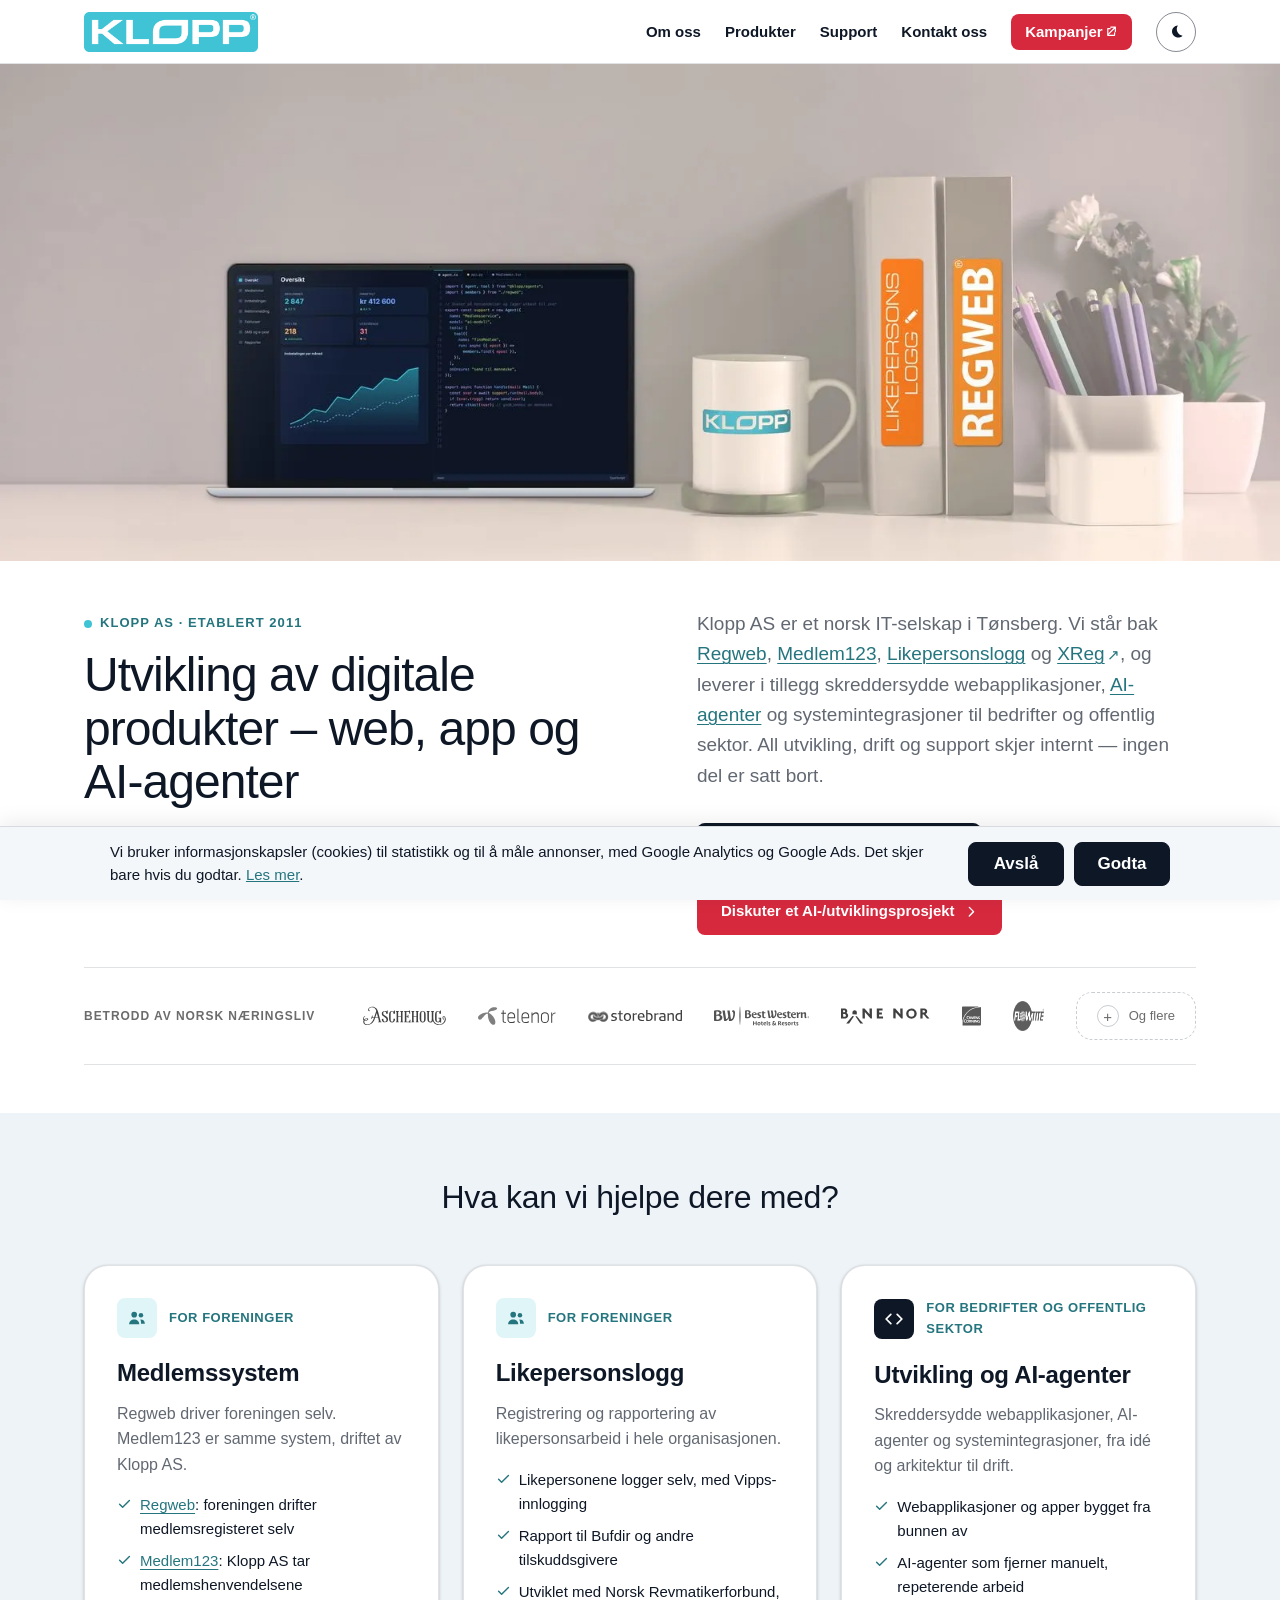
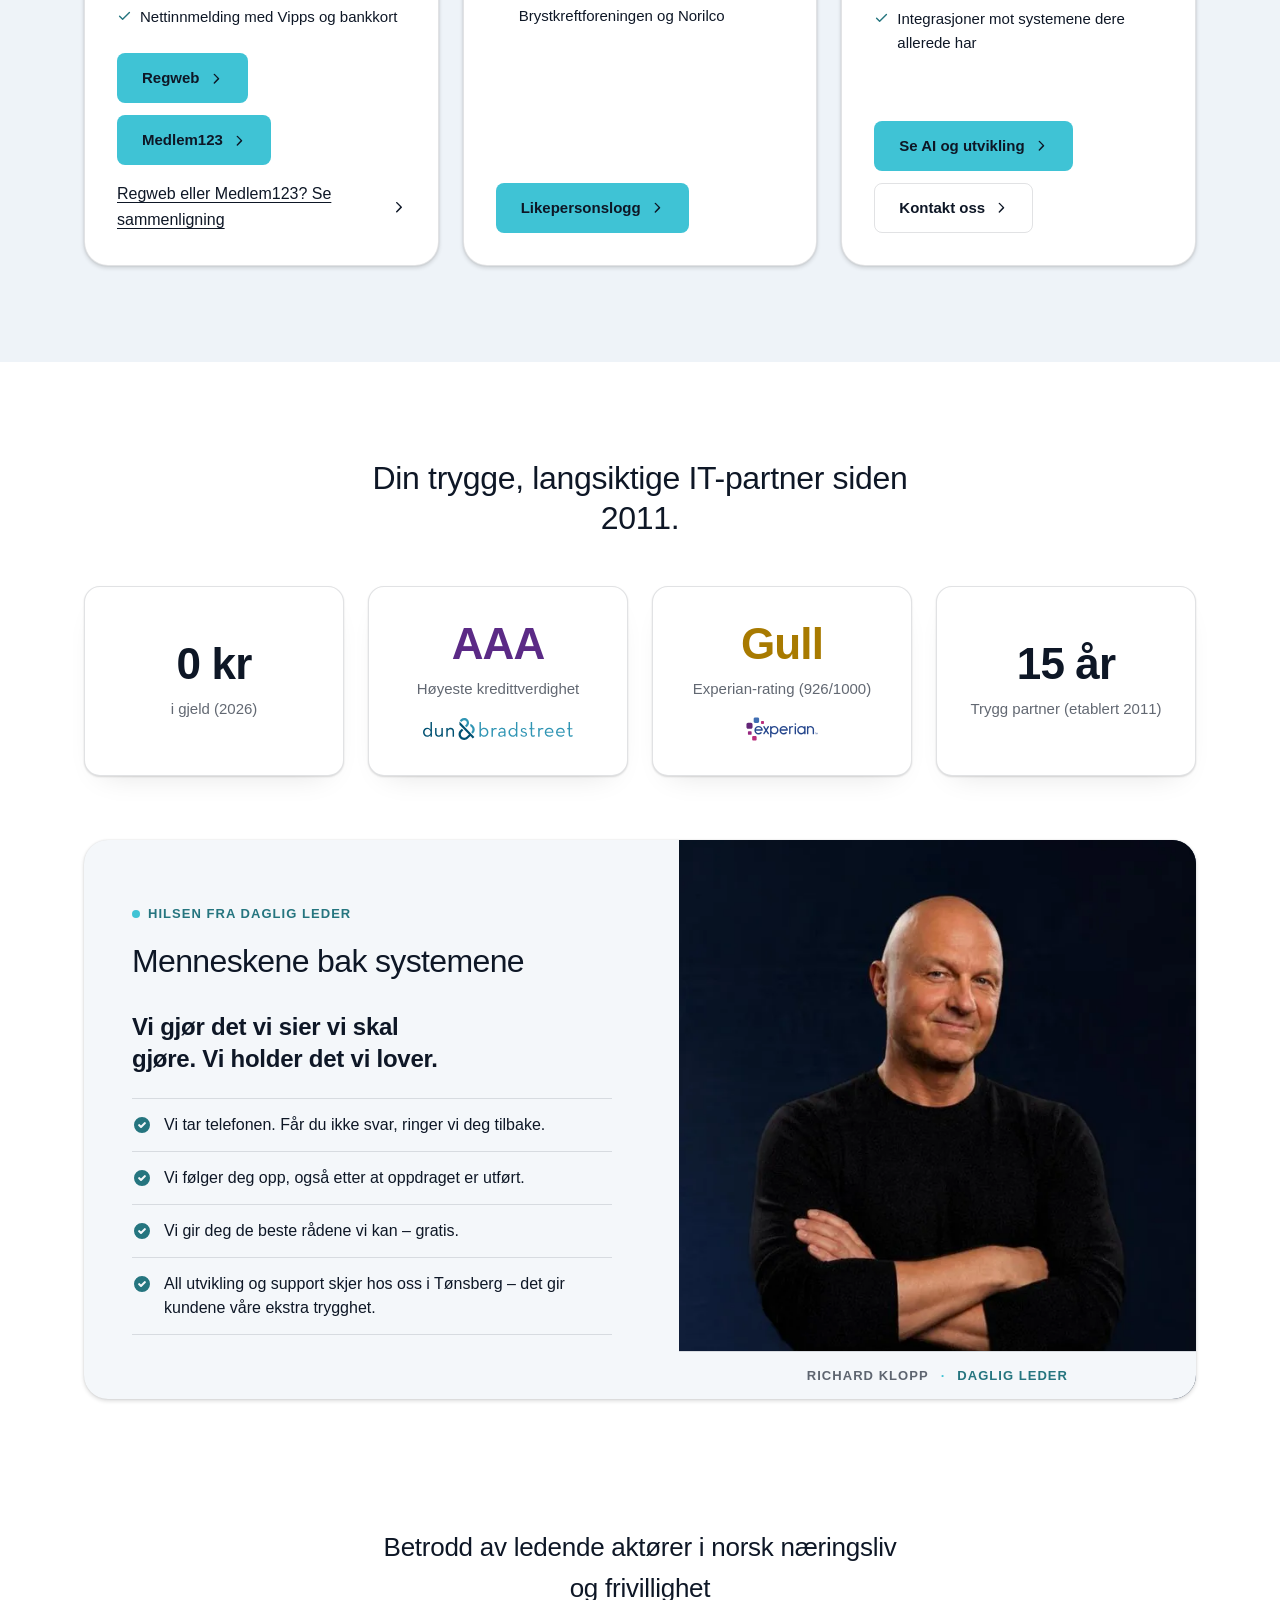
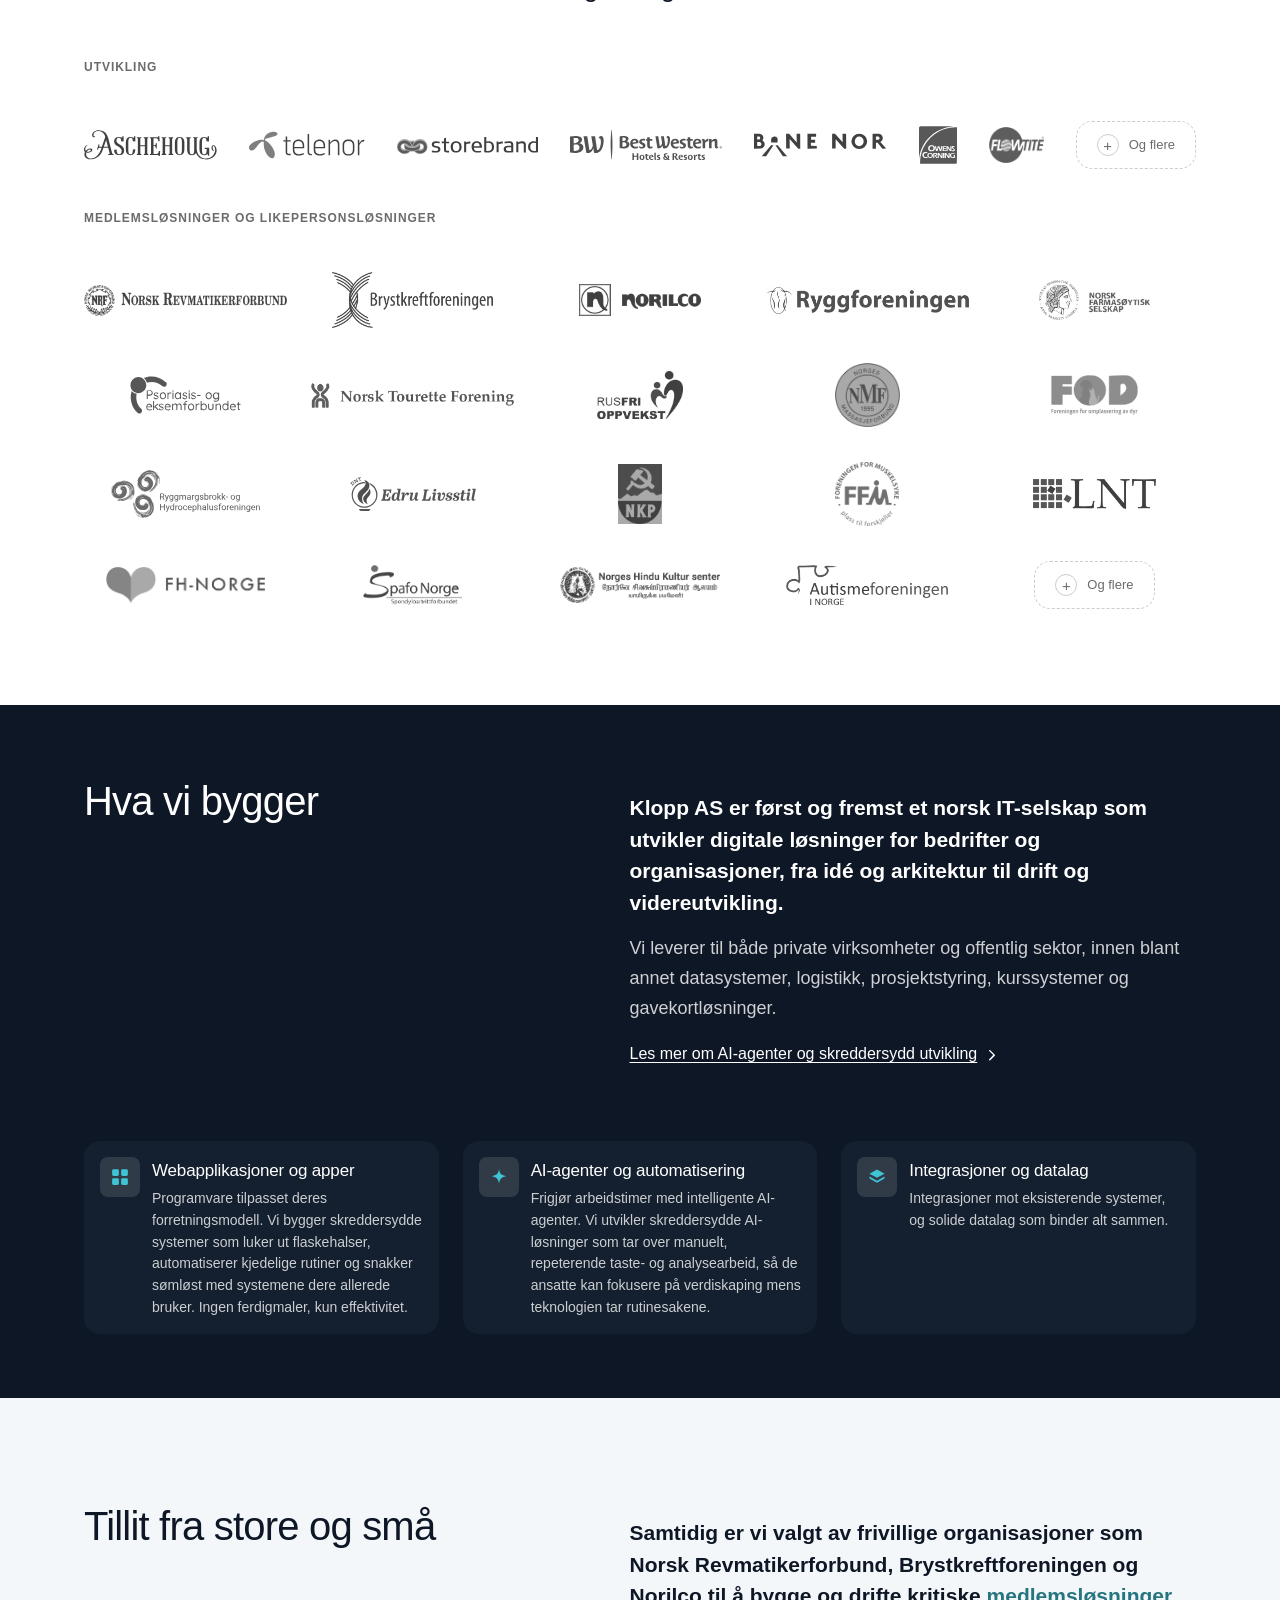
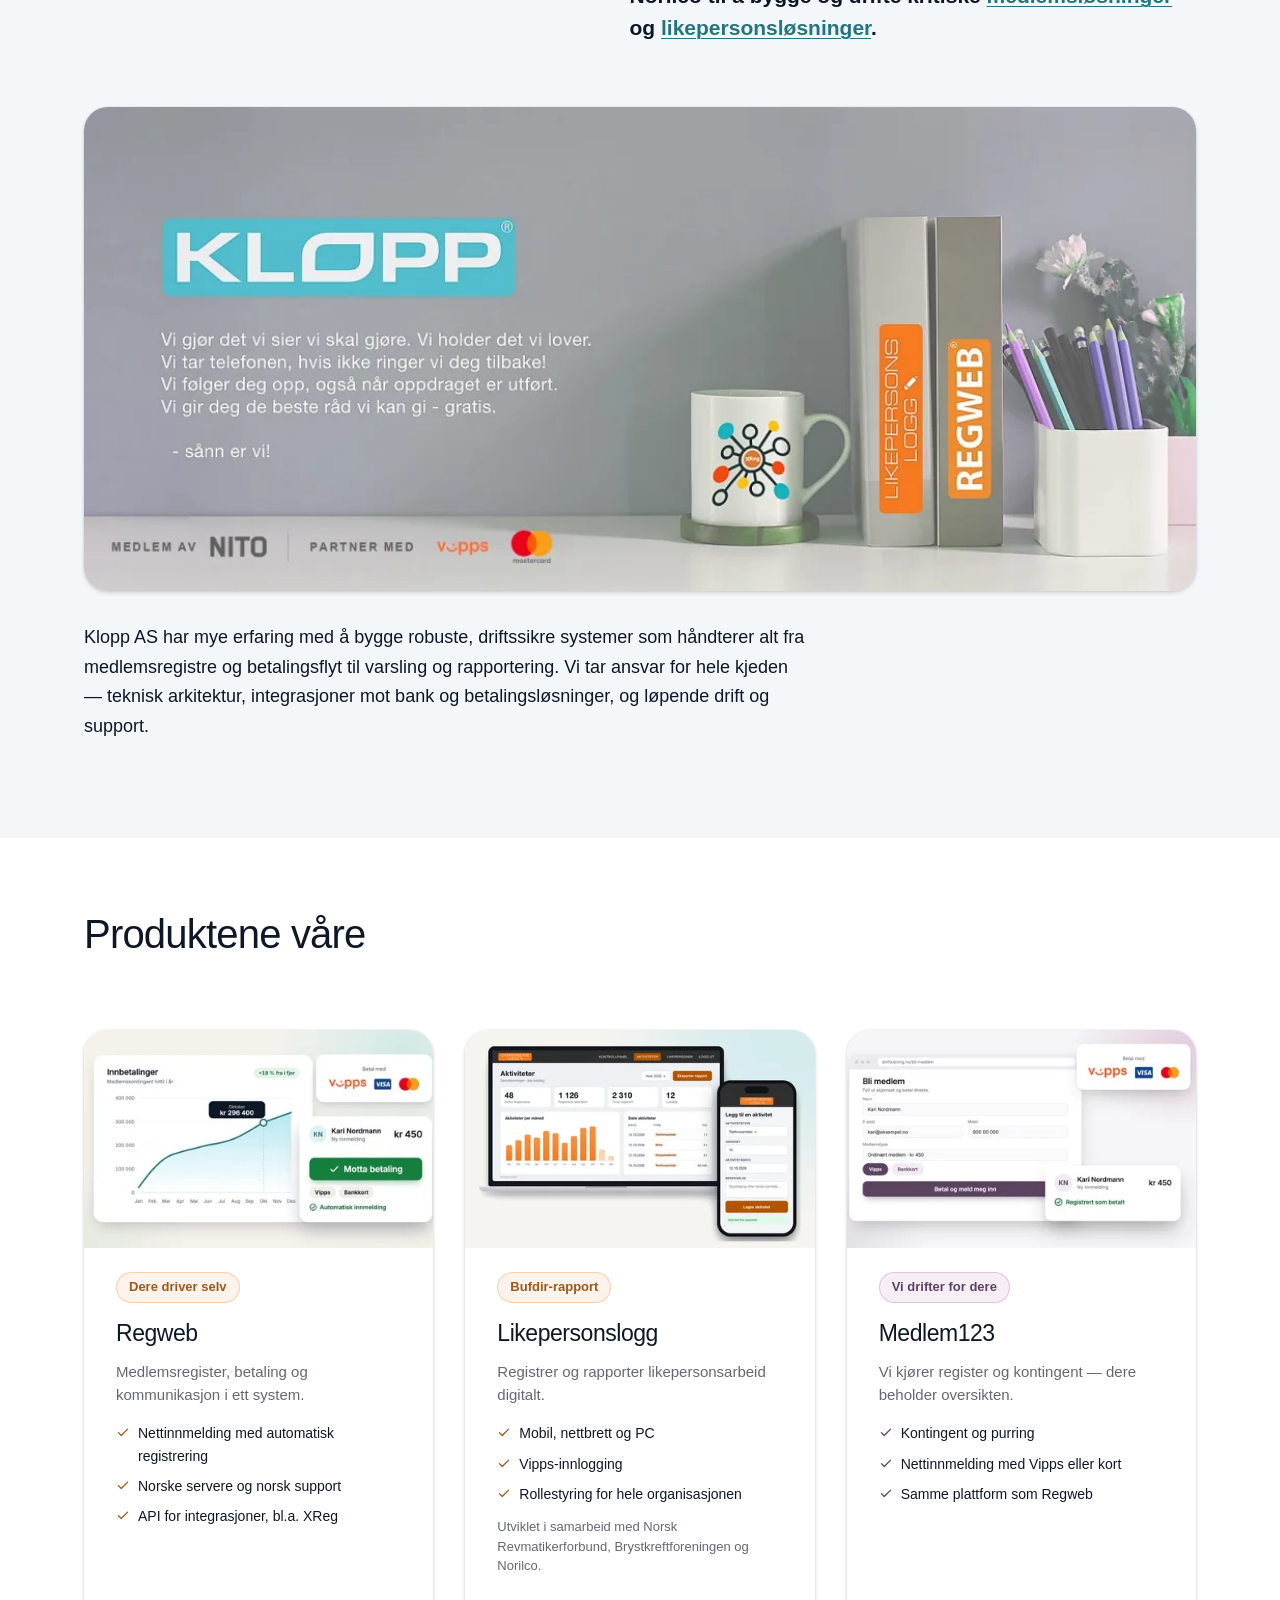
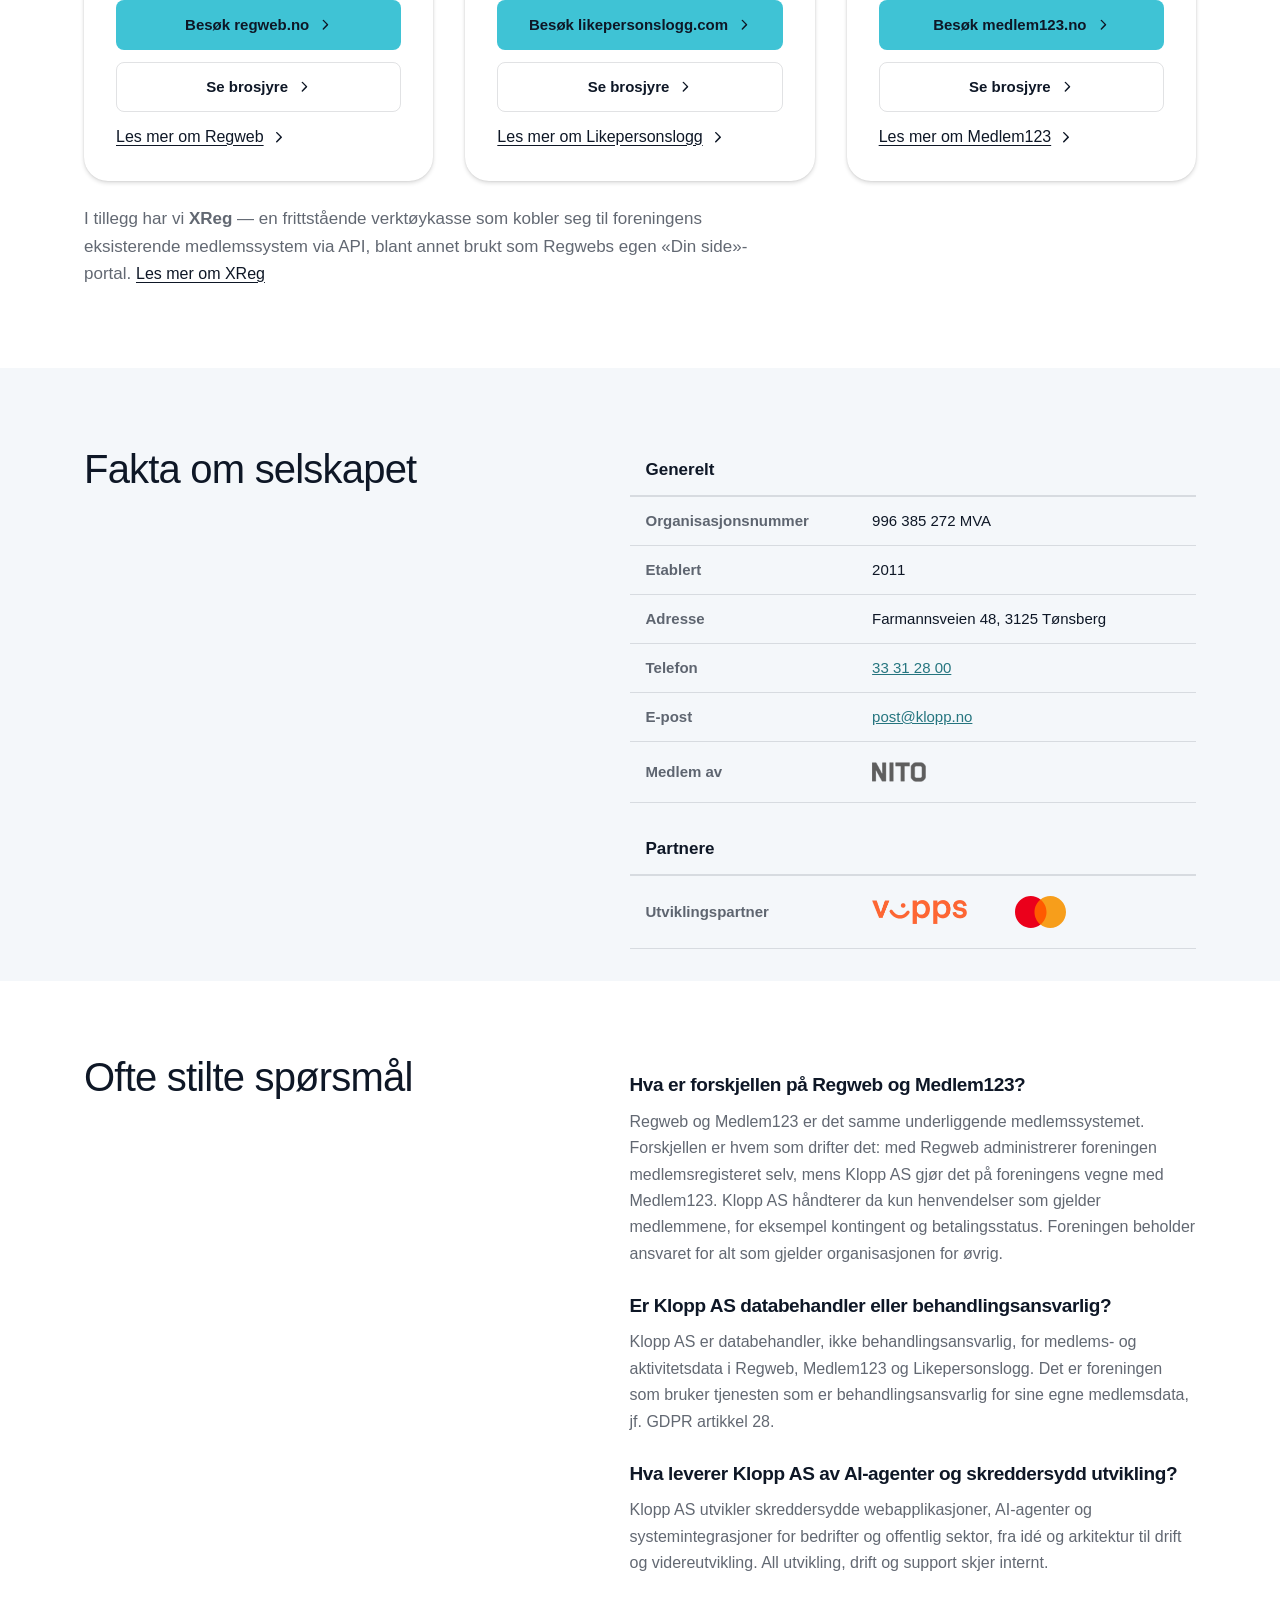
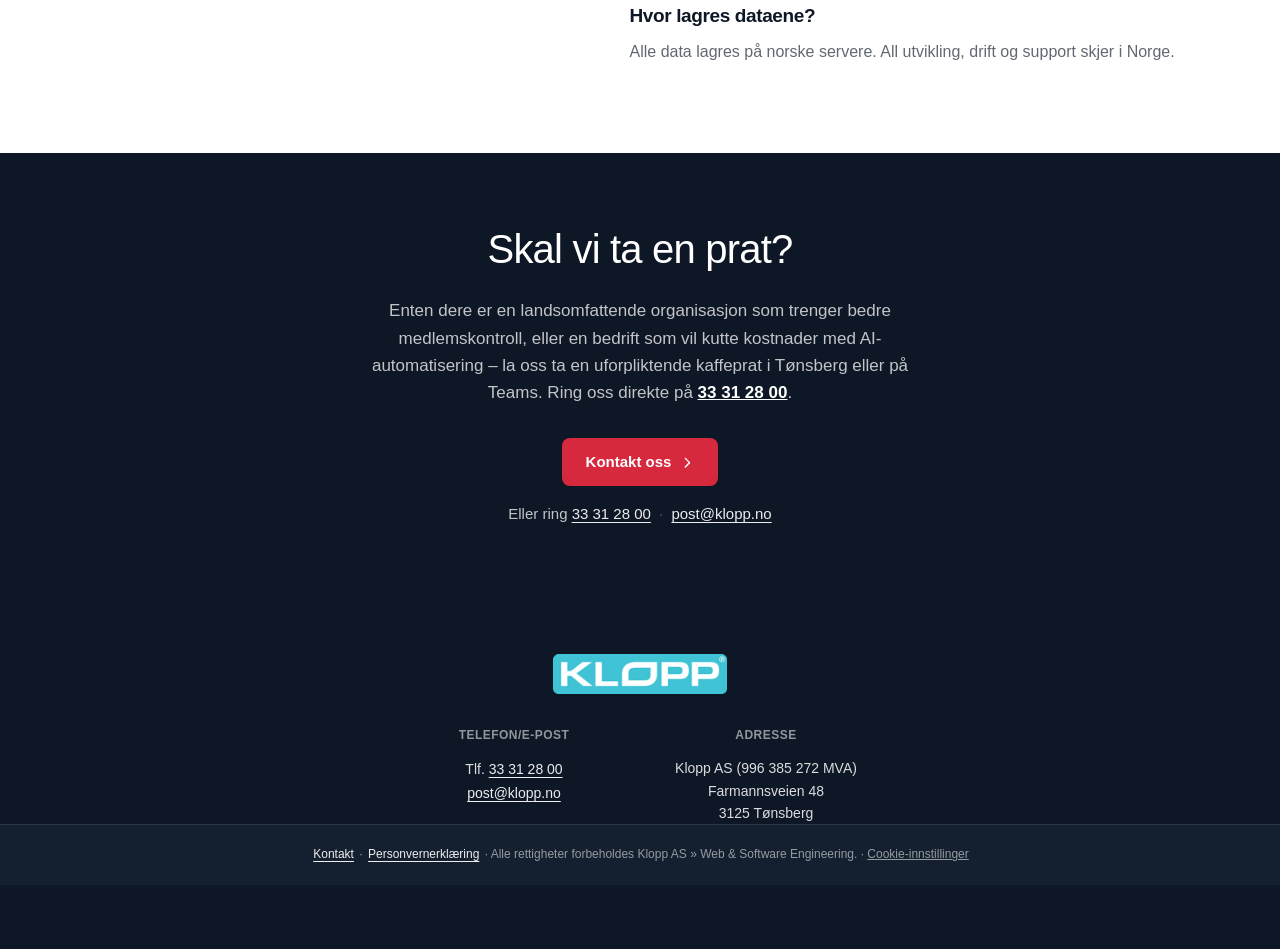
<file: index.html>
<!DOCTYPE html>
<html lang="nb">
    <head>
        <meta charset="utf-8" />
        <meta name="viewport" content="width=device-width, initial-scale=1, shrink-to-fit=no" />
        <meta name="description" content="Klopp AS er et norsk IT-selskap i Tønsberg. Vi utvikler AI-agenter, webapplikasjoner og integrasjoner, og drifter Regweb, Medlem123 og Likepersonslogg i Norge." />
        <meta name="author" content="Klopp AS" />
        <link rel="canonical" href="https://klopp.no/" />
        <meta property="og:type" content="website" />
        <meta property="og:url" content="https://klopp.no/" />
        <meta property="og:title" content="Klopp AS — AI-agenter, medlemssystem, Likepersonslogg, Tønsberg" />
        <meta property="og:description" content="Klopp AS er et norsk IT-selskap i Tønsberg. Vi utvikler AI-agenter, webapplikasjoner og integrasjoner, og drifter Regweb, Medlem123 og Likepersonslogg i Norge." />
        <meta property="og:image" content="https://klopp.no/assets/img/klopp-forsidebilde-2027-delingsbilde-1200x630.jpg" />
        <meta property="og:image:width" content="1200" />
        <meta property="og:image:height" content="630" />
        <meta property="og:image:type" content="image/jpeg" />
        <meta property="og:image:alt" content="Fire kolleger rundt et bord i et lyst kontor, med Regweb medlemssystem på en laptop og Klopp-logo på kaffekoppen" />
        <meta property="og:locale" content="nb_NO" />
        <meta name="twitter:card" content="summary_large_image" />
        <meta name="twitter:title" content="Klopp AS — AI-agenter, medlemssystem, Likepersonslogg, Tønsberg" />
        <meta name="twitter:description" content="Klopp AS er et norsk IT-selskap i Tønsberg. Vi utvikler AI-agenter, webapplikasjoner og integrasjoner, og drifter Regweb, Medlem123 og Likepersonslogg i Norge." />
        <meta name="twitter:image" content="https://klopp.no/assets/img/klopp-forsidebilde-2027-delingsbilde-1200x630.jpg" />
        <meta name="twitter:image:alt" content="Fire kolleger rundt et bord i et lyst kontor, med Regweb medlemssystem på en laptop og Klopp-logo på kaffekoppen" />
        <meta name="color-scheme" content="light dark" />
        <meta name="referrer" content="strict-origin-when-cross-origin" />
        <meta http-equiv="Content-Security-Policy" content="default-src 'self'; script-src 'self' https://www.googletagmanager.com https://*.doubleclick.net; style-src 'self' 'unsafe-inline'; img-src 'self' data: https://www.google-analytics.com https://www.googletagmanager.com https://www.google.com https://googleads.g.doubleclick.net https://www.googleadservices.com https://*.doubleclick.net https://www.google.no; font-src 'self' data:; connect-src 'self' https://www.google-analytics.com https://region1.google-analytics.com https://www.googletagmanager.com https://*.google-analytics.com https://*.analytics.google.com https://www.google.com https://googleads.g.doubleclick.net https://www.googleadservices.com https://*.doubleclick.net https://www.google.no; base-uri 'self'; form-action 'self'; object-src 'none'; frame-src https://td.doubleclick.net https://www.googletagmanager.com https://*.doubleclick.net" />
        <script src="js/theme-init.js"></script>
        <title>Klopp AS — AI-agenter, medlemssystem, Likepersonslogg, Tønsberg</title>
        <link rel="icon" type="image/x-icon" href="assets/img/favicon.ico" />
        <link rel="apple-touch-icon" href="assets/img/apple-touch-icon.png" />
        <meta name="theme-color" content="#ffffff" media="(prefers-color-scheme: light)" />
        <meta name="theme-color" content="#1b1a19" media="(prefers-color-scheme: dark)" />
        <link href="css/site.css" rel="stylesheet" />
        <script type="application/ld+json">
        {
            "@context": "https://schema.org",
            "@type": "WebPage",
            "@id": "https://klopp.no/#webpage",
            "name": "Klopp AS — AI-agenter, medlemssystem, Likepersonslogg, Tønsberg",
            "url": "https://klopp.no/",
            "isPartOf": { "@id": "https://klopp.no/#website" },
            "about": { "@id": "https://klopp.no/#organization" },
            "inLanguage": "nb-NO"
        }
        </script>
        <script type="application/ld+json">
        {
            "@context": "https://schema.org",
            "@type": "WebSite",
            "@id": "https://klopp.no/#website",
            "name": "Klopp AS",
            "url": "https://klopp.no/",
            "inLanguage": "nb-NO"
        }
        </script>
        <script type="application/ld+json">
        {
            "@context": "https://schema.org",
            "@type": "Organization",
            "@id": "https://klopp.no/#organization",
            "name": "Klopp AS",
            "description": "Klopp AS er et norsk IT-selskap i Tønsberg, etablert i 2011. Selskapet utvikler og drifter Regweb (medlemssystem), Medlem123 (medlemsdrift), Likepersonslogg (oppdragslogg) og XReg (verktøykasse) for foreninger og organisasjoner. I tillegg leverer de skreddersydde webapplikasjoner, AI-agenter og systemintegrasjoner til bedrifter og offentlig sektor. Klopp AS har et tett utviklingssamarbeid med Vipps og Mastercard. All utvikling, drift og support skjer internt, og alle data lagres på norske servere.",
            "url": "https://klopp.no/",
            "logo": {
                "@type": "ImageObject",
                "url": "https://klopp.no/assets/img/Klopp_logo_ink_R_w600.png",
                "width": 600,
                "height": 138
            },
            "foundingDate": "2011-01-14",
            "vatID": "NO996385272MVA",
            "telephone": "+4733312800",
            "email": "post@klopp.no",
            "address": {
                "@type": "PostalAddress",
                "streetAddress": "Farmannsveien 48",
                "postalCode": "3125",
                "addressLocality": "Tønsberg",
                "addressCountry": "NO"
            },
            "geo": {
                "@type": "GeoCoordinates",
                "latitude": 59.27723,
                "longitude": 10.406389
            },
            "areaServed": {
                "@type": "Country",
                "name": "Norge"
            },
            "memberOf": {
                "@type": "Organization",
                "name": "NITO"
            },
            "sameAs": [
                "https://www.proff.no/selskap/klopp-as/t%C3%B8nsberg/dataprogramvare-og-utvikling/IGH7ZSO009O",
                "https://virksomhet.brreg.no/nb/oppslag/enheter/996385272",
                "https://regweb.no/",
                "https://medlem123.no/",
                "https://likepersonslogg.com/",
                "https://medlemssystem.no/om-klopp-as.html"
            ],
            "makesOffer": [
                {
                    "@type": "Offer",
                    "itemOffered": {
                        "@type": "Service",
                        "name": "Regweb",
                        "description": "Medlemssystem foreningen selv drifter — medlemsregister, fakturering, nettinnmelding, distriktsavdelinger og «Din side».",
                        "url": "https://regweb.no/"
                    }
                },
                {
                    "@type": "Offer",
                    "itemOffered": {
                        "@type": "Service",
                        "name": "Medlem123",
                        "description": "Fullservice medlemshåndtering og kontingentinnkreving — Klopp AS drifter medlemssystemet på vegne av foreningen.",
                        "url": "https://medlem123.no/"
                    }
                },
                {
                    "@type": "Offer",
                    "itemOffered": {
                        "@type": "Service",
                        "name": "Likepersonslogg",
                        "description": "Registrering og rapportering av frivillig likepersonsaktivitet, inkludert Bufdir-rapportering.",
                        "url": "https://likepersonslogg.com/"
                    }
                },
                {
                    "@type": "Offer",
                    "itemOffered": {
                        "@type": "Service",
                        "name": "XReg",
                        "description": "API-verktøykasse som kobler seg til foreningens eksisterende medlemssystem, blant annet brukt som Regwebs egen «Din side»-portal.",
                        "url": "https://xreg.no/"
                    }
                }
            ],
            "taxID": "996385272",
            "contactPoint": {
                "@type": "ContactPoint",
                "telephone": "+47-33-31-28-00",
                "email": "post@klopp.no",
                "contactType": "customer service",
                "availableLanguage": "Norwegian"
            },
            "knowsAbout": [
                "Medlemssystem",
                "AI-agenter",
                "Webutvikling",
                "Apputvikling",
                "Systemintegrasjon"
            ],
            "additionalProperty": [
                {
                    "@type": "PropertyValue",
                    "name": "Dun & Bradstreet-rating",
                    "value": "AAA"
                },
                {
                    "@type": "PropertyValue",
                    "name": "Experian-rating",
                    "value": "Gull (926/1000)"
                },
                {
                    "@type": "PropertyValue",
                    "name": "Gjeld (2026)",
                    "value": "0 NOK"
                }
            ]
        }
        </script>
        <script type="application/ld+json">
        {
            "@context": "https://schema.org",
            "@type": "FAQPage",
            "@id": "https://klopp.no/#faq",
            "mainEntity": [
                {
                    "@type": "Question",
                    "name": "Hva er forskjellen på Regweb og Medlem123?",
                    "acceptedAnswer": {
                        "@type": "Answer",
                        "text": "Regweb og Medlem123 er det samme underliggende medlemssystemet. Forskjellen er hvem som drifter det: med Regweb administrerer foreningen medlemsregisteret selv, mens Klopp AS gjør det på foreningens vegne med Medlem123. Klopp AS håndterer da kun henvendelser som gjelder medlemmene, for eksempel kontingent og betalingsstatus. Foreningen beholder ansvaret for alt som gjelder organisasjonen for øvrig."
                    }
                },
                {
                    "@type": "Question",
                    "name": "Er Klopp AS databehandler eller behandlingsansvarlig?",
                    "acceptedAnswer": {
                        "@type": "Answer",
                        "text": "Klopp AS er databehandler, ikke behandlingsansvarlig, for medlems- og aktivitetsdata i Regweb, Medlem123 og Likepersonslogg. Det er foreningen som bruker tjenesten som er behandlingsansvarlig for sine egne medlemsdata, jf. GDPR artikkel 28."
                    }
                },
                {
                    "@type": "Question",
                    "name": "Hva leverer Klopp AS av AI-agenter og skreddersydd utvikling?",
                    "acceptedAnswer": {
                        "@type": "Answer",
                        "text": "Klopp AS utvikler skreddersydde webapplikasjoner, AI-agenter og systemintegrasjoner for bedrifter og offentlig sektor, fra idé og arkitektur til drift og videreutvikling. All utvikling, drift og support skjer internt."
                    }
                },
                {
                    "@type": "Question",
                    "name": "Hvor lagres dataene?",
                    "acceptedAnswer": {
                        "@type": "Answer",
                        "text": "Alle data lagres på norske servere. All utvikling, drift og support skjer i Norge."
                    }
                }
            ]
        }
        </script>
        <style>
            /* r056: bredt hero-bilde over hele flaten (kontorskrivebord med Regweb på laptopen), overskrift og tekst under.
               Bildet er 2,58:1; på mobil beskjæres det til laptop og kopp (object-position). */
            .masthead-wide { padding: var(--nav-height) 0 var(--space-7); }
            .masthead-hero { position: relative; width: 100%; overflow: hidden; background: #d9d6d8; }
            .masthead-hero img { display: block; width: 100%; height: auto; aspect-ratio: 3200 / 1242; object-fit: cover; object-position: 40% 50%; }
            .masthead-hero::after { content: ""; position: absolute; inset: 0; background: transparent; pointer-events: none; transition: background var(--duration-base) var(--ease-out); }
            :root[data-theme="dark"] .masthead-hero::after { background: rgba(0, 0, 0, 0.32); }
            @media (prefers-color-scheme: dark) { :root:not([data-theme="light"]) .masthead-hero::after { background: rgba(0, 0, 0, 0.32); } }
            .masthead-below { display: grid; grid-template-columns: minmax(0, 1.1fr) minmax(0, 1fr); gap: var(--space-8); align-items: start; padding-top: var(--space-7); }
            .masthead-below .masthead-heading { margin-top: var(--space-3); }
            .masthead-below-text .masthead-subheading { margin-top: 0; }
            @media (max-width: 900px) {
                .masthead-hero img { height: clamp(260px, 72vw, 380px); aspect-ratio: auto; object-position: 30% 50%; }
                .masthead-below { grid-template-columns: minmax(0, 1fr); gap: var(--space-5); padding-top: var(--space-6); }
            }
            .masthead-content { order: 0; }
            .teaser-card-more { margin: var(--space-3) 0 0; font-size: 14px; }
            .audience-grid { display: grid; grid-template-columns: repeat(2, minmax(0, 1fr)); gap: var(--space-5); margin-top: var(--space-5); }
            @media (max-width: 800px) { .audience-grid { grid-template-columns: minmax(0, 1fr); } }
            /* r047: logostripe som buffer under heroet, tonet bånd med tre kort (zebra mot hvitt hero og hvit soliditet) */
            .logo-strip { display: flex; align-items: center; gap: var(--space-7); margin-top: var(--space-6); padding: var(--space-5) 0; border-top: 1px solid var(--color-border); border-bottom: 1px solid var(--color-border); }
            .logo-strip-label { margin: 0; flex: 0 0 auto; font-size: 12px; font-weight: 600; letter-spacing: 0.08em; text-transform: uppercase; color: #6b6b6b; }
            :root[data-theme="dark"] .logo-strip-label { color: #a8a8a8; }
            .logo-strip .logobar { flex: 1 1 auto; margin: 0; }
            .logo-strip .logobar img { max-height: 30px; }
            @media (max-width: 900px) { .logo-strip { flex-direction: column; align-items: stretch; gap: var(--space-4); } }
            .audience-band { background: #eef3f8; padding: var(--space-8) 0 var(--space-9); }
            :root[data-theme="dark"] .audience-band { background: var(--color-bg-elevated); }
            @media (prefers-color-scheme: dark) { :root:not([data-theme="light"]) .audience-band { background: var(--color-bg-elevated); } }
            .audience-heading { text-align: center; font-size: clamp(1.375rem, 1.5vw + 1rem, 2rem); letter-spacing: -0.01em; line-height: 1.25; max-width: 34ch; margin: 0 auto; }
            .audience-band .audience-grid { margin-top: var(--space-7); }
            .audience-grid-3 { grid-template-columns: repeat(3, minmax(0, 1fr)); }
            @media (max-width: 900px) { .audience-grid-3 { grid-template-columns: minmax(0, 1fr); } }
            .audience-band .audience-card { background: var(--color-bg); }
            .audience-card-business .capability-icon { background: var(--navy); color: #ffffff; }
            :root[data-theme="dark"] .audience-card-business .capability-icon { background: var(--accent-blue); color: var(--navy); }
            .audience-card {
                --card-accent: var(--accent-text);
                display: flex; flex-direction: column;
                background: var(--color-bg-elevated); border: 1px solid var(--color-border);
                border-radius: var(--radius-lg); padding: var(--space-6);
                box-shadow: var(--card-shadow);
                transition: transform var(--duration-base) var(--ease-out);
            }
            .audience-card:hover { transform: translateY(-3px); }
            .audience-head { display: flex; align-items: center; gap: var(--space-3); }
            .audience-eyebrow { font-size: 13px; font-weight: 600; letter-spacing: 0.04em; text-transform: uppercase; color: var(--accent-text-strong, var(--accent-text)); }
            .audience-title { font-size: clamp(1.25rem, 1vw + 1rem, 1.5rem); font-weight: 600; letter-spacing: -0.01em; margin: var(--space-4) 0 var(--space-2); color: var(--color-text); }
            .audience-desc { margin: 0; font-size: 16px; color: var(--color-text-secondary); max-width: 52ch; }
            .audience-bullets { margin-top: var(--space-4); }
            .audience-bullets li { font-size: 15px; }
            .audience-actions { display: flex; flex-wrap: wrap; align-items: center; gap: var(--space-3); margin-top: auto; padding-top: var(--space-5); }
            .audience-actions .teaser-card-btn { width: auto; }
            .audience-compare { margin: var(--space-4) 0 0; font-size: 14px; }
            @media (max-width: 480px) { .audience-card { padding: var(--space-5); } .audience-actions .teaser-card-btn { width: 100%; } }
            .text-link { color: var(--accent-text); text-decoration: underline; text-decoration-thickness: 1px; text-underline-offset: 3px; }
            .text-link:hover { color: var(--color-text); }
            .faq-klopp h3 { font-size: 19px; font-weight: 600; margin: var(--space-5) 0 var(--space-2); color: var(--color-text); }
            .faq-klopp h3:first-child { margin-top: 0; }
            .faq-klopp p { font-size: 16px; color: var(--color-text-secondary); margin: 0 0 var(--space-4); max-width: 68ch; }
            .fact-table .fact-group td { border-bottom: 2px solid var(--color-border); }
            .fact-table .fact-group th {  padding-top: var(--space-6); color: var(--color-text); font-size: 17px; border-bottom: 2px solid var(--color-border); }
            :root {
                --lilac-bg: #f7eef5;
                --lilac-border: rgba(187, 112, 169, 0.35);
                --lilac-icon-bg: rgba(187, 112, 169, 0.18);
                --lilac-icon-color: #5c4461;

                /* Product-family orange (sampled from Regweb/Likepersonslogg logos, #ef8d30 / #f57a20) —
                   used for the badge/checkmark accent only; buttons are a single neutral color across
                   all three cards (see .teaser-card-btn-primary), not per-family. */
                --orange-bg: #fdf3ea;
                --orange-border: rgba(239, 141, 48, 0.35);
                --orange-accent: #9a5a1d;
            }
            @media (prefers-color-scheme: dark) {
                :root:not([data-theme="light"]) {
                    --lilac-bg: #3c2f37;
                    --lilac-border: rgba(217, 168, 205, 0.3);
                    --lilac-icon-bg: rgba(217, 168, 205, 0.2);
                    --lilac-icon-color: #d9a8cd;
                    --orange-bg: #3a2c1e;
                    --orange-border: rgba(240, 184, 119, 0.3);
                    --orange-accent: #f0b877;
                }
            }
            :root[data-theme="dark"] {
                --lilac-bg: #3c2f37;
                --lilac-border: rgba(217, 168, 205, 0.3);
                --lilac-icon-bg: rgba(217, 168, 205, 0.2);
                --lilac-icon-color: #d9a8cd;
                --orange-bg: #3a2c1e;
                --orange-border: rgba(240, 184, 119, 0.3);
                --orange-accent: #f0b877;
            }
            .capability-grid {
                display: grid;
                grid-template-columns: repeat(3, minmax(0, 1fr));
                gap: var(--space-5);
                margin-top: var(--space-7);
            }
            @media (max-width: 900px) { .capability-grid { grid-template-columns: repeat(2, minmax(0, 1fr)); } }
            @media (min-width: 601px) and (max-width: 900px) { .capability-card:last-child:nth-child(odd) { grid-column: span 2; } }
            @media (max-width: 600px) { .capability-grid { grid-template-columns: 1fr; } }
            .capability-card {
                display: flex;
                gap: var(--space-3);
                align-items: flex-start;
                background: var(--color-bg-elevated);
                border-radius: var(--radius-md);
                padding: var(--space-4);
            }
            .capability-icon {
                display: inline-flex;
                align-items: center;
                justify-content: center;
                flex: none;
                width: 40px;
                height: 40px;
                border-radius: var(--radius-full);
                background: rgba(63, 195, 213, 0.16);
                color: var(--accent-text);
            }
            .capability-icon svg { width: 18px; height: 18px; }
            .capability-card h3 { font-size: 17px; margin: 0 0 4px; letter-spacing: -0.01em; overflow-wrap: break-word; }
            .capability-card p { color: var(--color-text-secondary); line-height: 1.55; margin: 0; font-size: 14px; }
            .rating-row {
                display: flex;
                flex-wrap: wrap;
                gap: var(--space-3);
                margin-top: var(--space-5);
            }
            .rating-chip {
                display: inline-flex;
                align-items: center;
                gap: var(--space-2);
                background: var(--color-bg);
                border: 1px solid var(--color-border);
                border-radius: var(--radius-full);
                padding: var(--space-2) var(--space-4);
                font-size: 14px;
            }
            .rating-chip strong { color: var(--color-text); }
            .intro-body p.lead-statement {
                font-size: 21px;
                font-weight: 600;
                line-height: 1.5;
                color: var(--color-text);
                margin: var(--space-4) 0;
            }
            .fact-table {
                width: 100%;
                border-collapse: collapse;
                margin-top: var(--space-5);
                font-size: 15px;
            }
            .fact-table th, .fact-table td {
                text-align: left;
                padding: var(--space-3) var(--space-4);
                border-bottom: 1px solid var(--color-border);
            }
            .fact-table th { width: 40%; color: var(--color-text-secondary); font-weight: 600; }
            @media (max-width: 480px) {
                .fact-table th, .fact-table td { padding: var(--space-2) var(--space-2); overflow-wrap: anywhere; }
                .fact-table { font-size: 14px; }
            }
            .partner-logo-fact { max-height: 36px; width: auto; display: block; }
            .partner-logos-fact { display: flex; flex-wrap: wrap; align-items: center; gap: var(--space-4) var(--space-7); padding: var(--space-2) 0; }
            .partner-logos-fact a { display: inline-flex; min-height: 28px; align-items: center; gap: var(--space-2); color: var(--color-text); font-weight: 600; font-size: 14px; text-decoration: none; white-space: nowrap; transition: opacity var(--duration-base) var(--ease-out); }
            .partner-logos-fact a:hover { opacity: 0.7; }
            .partner-logos-fact img { height: 24px; width: auto; display: block; }
            .partner-logos-fact a:nth-child(2) img { height: 32px; }
            .partner-logo-fact { padding: var(--space-2) 0; }
            .navbar-brand-logo { height: 40px; width: auto; display: block; }
            .footer-brand-logo { height: 40px; width: auto; }
            .footer-grid-compact {
                grid-template-columns: repeat(2, minmax(0, 220px));
                justify-content: center;
            }
            @media (max-width: 767px) { .footer-grid-compact { grid-template-columns: 1fr; justify-content: normal; } }

            /* Runde: to veier inn, soliditetsbånd, enterprise-seksjon, røde/navy knapper */
            .btn-navy { background: var(--navy); color: #ffffff; }
            .btn-navy:hover { background: #1c2b40; }
            :root[data-theme="dark"] .btn-navy { background: #ffffff; color: var(--navy); }
            .btn-red { background: var(--accent-red); color: #ffffff; }
            .btn-red:hover { background: #b8212f; }
            .masthead-cta .btn { padding: var(--space-3) var(--space-5); }
            .audience-card-dark { background: var(--navy); border-color: var(--navy); color: rgba(255, 255, 255, 0.85); }
            .audience-card-dark .audience-eyebrow { color: var(--accent-blue-bright); }
            .audience-card-dark .audience-title, .audience-card-dark .teaser-card-bullets li { color: #ffffff; }
            .audience-card-dark .audience-desc { color: rgba(255, 255, 255, 0.78); }
            .audience-card-dark .teaser-card-btn-secondary { color: #ffffff; border-color: rgba(255, 255, 255, 0.5); }
            .audience-card-dark .teaser-card-btn-secondary:hover { border-color: #ffffff; color: #ffffff; }
            .audience-card-dark .capability-icon { background: rgba(255, 255, 255, 0.12); color: var(--accent-blue-bright); }
            .solid-section { padding: var(--space-9) 0 var(--space-8); text-align: center; }
            .solid-title { font-size: clamp(1.375rem, 1.5vw + 1rem, 2rem); letter-spacing: -0.01em; line-height: 1.25; max-width: 34ch; margin: 0 auto; }
            .solid-grid { display: grid; grid-template-columns: repeat(4, minmax(0, 1fr)); gap: var(--space-5); margin-top: var(--space-7); }
            @media (max-width: 900px) { .solid-grid { grid-template-columns: repeat(2, minmax(0, 1fr)); } }
            @media (max-width: 480px) { .solid-grid { grid-template-columns: minmax(0, 1fr); } }
            .solid-card { display: flex; flex-direction: column; align-items: center; justify-content: center; gap: var(--space-2); min-height: 190px; padding: var(--space-5); border-radius: var(--radius-md); background: var(--color-bg); border: 1px solid var(--color-border); box-shadow: 0 1px 2px var(--shadow-color), 0 14px 30px -18px var(--shadow-color); }
            .solid-value { margin: 0; font-size: clamp(2rem, 2vw + 1.25rem, 2.75rem); font-weight: 700; letter-spacing: -0.02em; line-height: 1.1; color: var(--color-text); }
            .solid-value-aaa { color: #5b2a86; }
            .solid-value-gold { color: #a87a00; }
            :root[data-theme="dark"] .solid-value-aaa { color: #c9a4ee; }
            :root[data-theme="dark"] .solid-value-gold { color: #f0c24d; }
            @media (prefers-color-scheme: dark) { :root:not([data-theme="light"]) .solid-value-aaa { color: #c9a4ee; } :root:not([data-theme="light"]) .solid-value-gold { color: #f0c24d; } }
            .solid-label { margin: 0; font-size: 15px; color: var(--color-text-secondary); }
            .solid-source { display: block; height: 24px; width: auto; max-width: 150px; margin-top: var(--space-2); }
            :root[data-theme="dark"] .solid-source { background: #ffffff; padding: 4px 8px; border-radius: 6px; box-sizing: content-box; }
            .logobar-section { padding: var(--space-8) 0 var(--space-9); text-align: center; }
            .logobar-title { font-size: clamp(1.25rem, 1vw + 1rem, 1.625rem); letter-spacing: -0.01em; max-width: 36ch; margin: 0 auto; }
            .logobar { list-style: none; margin: var(--space-7) 0 0; padding: 0; display: flex; flex-wrap: nowrap; align-items: center; justify-content: space-between; gap: var(--space-6); }
            @media (max-width: 900px) { .logobar { display: grid; grid-template-columns: repeat(3, minmax(0, 1fr)); gap: var(--space-6) var(--space-5); justify-items: center; } }
            @media (max-width: 560px) { .logobar { grid-template-columns: repeat(2, minmax(0, 1fr)); } }
            .logobar li { display: flex; align-items: center; justify-content: center; min-height: 48px; }
            .logobar img { display: block; max-height: 40px; max-width: 100%; width: auto; filter: grayscale(1) brightness(0.55) contrast(1.1) opacity(0.75); transition: filter var(--duration-base) var(--ease-out); }
            .logobar-group { margin: var(--space-7) 0 0; text-align: left; font-size: 12px; font-weight: 600; letter-spacing: 0.08em; text-transform: uppercase; color: #6b6b6b; }
            :root[data-theme="dark"] .logobar-group { color: #a8a8a8; }
            .logobar + .logobar-group { margin-top: 40px; }
            .logobar-group + .logobar { margin-top: 44px; }
            .logobar-org { display: grid; grid-template-columns: repeat(5, minmax(0, 1fr)); justify-items: center; align-items: center; gap: 35px 24px; }
            .logobar-org li { width: 100%; }
            .logobar.logobar-org img { max-height: 40px; object-fit: contain; }
            .logobar.logobar-org img.logobar-emblem { max-height: 64px; }
            @media (max-width: 900px) { .logobar-org { grid-template-columns: repeat(3, minmax(0, 1fr)); } }
            @media (max-width: 480px) { .logobar-org { grid-template-columns: repeat(2, minmax(0, 1fr)); gap: 28px 16px; } }
            .logobar li.logobar-more, .logobar-org li.logobar-more { flex-shrink: 0; white-space: nowrap; gap: 10px; box-sizing: border-box; width: auto; height: 48px; padding: 0 20px; border: 1.5px dashed #c9cdd2; border-radius: var(--radius-md); font-size: 13px; color: #6b6b6b; }
            .logobar-more-plus { display: inline-flex; align-items: center; justify-content: center; width: 22px; height: 22px; border-radius: 50%; border: 1.5px solid #c9cdd2; font-size: 15px; line-height: 1; color: #6b6b6b; }
            :root[data-theme="dark"] .logobar li.logobar-more { border-color: #5a5f66; color: #a8a8a8; }
            :root[data-theme="dark"] .logobar-more-plus { border-color: #5a5f66; color: #a8a8a8; }
            .logobar img.logobar-soft { filter: grayscale(1) brightness(0.55) contrast(1.1) opacity(0.55); }
            .logobar img { max-height: none; }
            .logobar li:hover img { filter: none; }
            :root[data-theme="dark"] .logobar img { background: #ffffff; padding: 8px 14px; border-radius: 8px; box-sizing: content-box; filter: grayscale(1) brightness(0.55) opacity(0.85); }
            .page-section-enterprise { background: var(--navy); color: rgba(255, 255, 255, 0.85); }
            .page-section-enterprise .intro-heading, .page-section-enterprise .intro-body .lead-statement, .page-section-enterprise .lead-statement, .page-section-enterprise h3, .page-section-enterprise .intro-body p.lead-statement { color: #ffffff; }
            .page-section-enterprise p { color: rgba(255, 255, 255, 0.8); }
            .page-section-enterprise .capability-card { background: var(--navy-elevated); border-color: rgba(255, 255, 255, 0.14); }
            .page-section-enterprise .capability-card p { color: rgba(255, 255, 255, 0.78); }
            .page-section-enterprise .capability-icon { background: rgba(255, 255, 255, 0.12); color: var(--accent-blue-bright); }
            .page-section-enterprise .chevron-link { color: #ffffff; }
            .contact-band-body a { color: #ffffff; font-weight: 600; }
            #om-oss { scroll-margin-top: calc(var(--nav-height) + var(--space-3)); }
            #tillit { padding-top: var(--space-9); padding-bottom: var(--space-9); }
            @media (max-width: 767px) { #tillit { padding-top: var(--space-8); padding-bottom: var(--space-8); } }
            /* «Hilsen fra daglig leder» (2026-10-15): tomannskolonne under Om oss, sitat til venstre,
               Richard (H34-portrett 4:5) til høyre med bildeteksten som ekte HTML i et felt under bildet. På mobil: tekst, bilde,
               bildetekst. Første løfte som ledd, de fire neste som rolig liste med haker. */
            .leader-section { padding: 0 0 var(--space-8); background: var(--color-bg); }
            .leader-card { display: grid; grid-template-columns: minmax(0, 1.15fr) minmax(0, 1fr); align-items: stretch; background: var(--color-bg-elevated); border-radius: var(--radius-lg); overflow: hidden; box-shadow: var(--card-shadow); }
            .leader-content { padding: var(--space-8) var(--space-7); display: flex; flex-direction: column; justify-content: center; align-items: flex-start; }
            .leader-content .eyebrow-dot { color: var(--accent-text-strong); }
            .leader-content .eyebrow-dot .dot { background: var(--accent-blue); }
            .leader-title { font-size: clamp(1.5rem, 2vw + 1rem, 2rem); font-weight: 500; color: var(--color-text); margin: var(--space-3) 0 0; }
            .leader-quote { margin: var(--space-5) 0 0; padding: 0; border: 0; width: 100%; max-width: 480px; }
            .leader-lead { margin: 0; font-size: clamp(1.25rem, 0.9vw + 1rem, 1.5rem); font-weight: 600; line-height: 1.3; letter-spacing: -0.01em; color: var(--color-text); max-width: 30ch; text-wrap: balance; }
            .leader-promises { list-style: none; margin: var(--space-5) 0 0; padding: 0; }
            .leader-promises li { display: flex; align-items: flex-start; gap: var(--space-3); padding: 14px 0; border-top: 1px solid var(--color-border); font-size: 1rem; font-weight: 500; line-height: 1.5; color: var(--color-text); }
            .leader-promises li:last-child { border-bottom: 1px solid var(--color-border); }
            .leader-promises svg { flex: 0 0 auto; width: 20px; height: 20px; margin-top: 2px; color: var(--accent-text-strong); }
            .leader-media { position: relative; display: flex; flex-direction: column; background: #0f1b33; }
            .leader-picture { display: block; position: relative; flex: 1 1 auto; min-height: 420px; }
            .leader-photo { position: absolute; inset: 0 0 -1px 0; width: 100%; height: calc(100% + 1px); object-fit: cover; object-position: 50% 25%; }
            .leader-caption { margin: 0; height: 48px; display: flex; align-items: center; justify-content: center; gap: var(--space-3); background: var(--color-bg-elevated); border-top: 1px solid var(--color-border); font-size: 13px; font-weight: 600; letter-spacing: 0.08em; text-transform: uppercase; line-height: 1; white-space: nowrap; position: relative; z-index: 1; }
            .leader-caption-name { color: var(--color-text-secondary); }
            .leader-caption-sep { color: var(--accent-blue); }
            .leader-caption-role { color: var(--accent-text); }
            @media (max-width: 900px) {
                .leader-card { grid-template-columns: minmax(0, 1fr); }
                .leader-content { padding: var(--space-6) var(--space-5); }
                .leader-picture { min-height: 0; height: clamp(360px, 110vw, 520px); }
            }
        </style>
    </head>
    <body>
        <a class="skip-link" href="#main">Hopp til innhold</a>
        <nav class="navbar">
            <div class="container">
                <a class="navbar-brand" href="/"><picture><source srcset="assets/img/Klopp_logo_ink_R_w600.webp" type="image/webp" /><img src="assets/img/Klopp_logo_ink_R_w600.png" alt="Klopp AS" class="navbar-brand-logo" width="600" height="138" /></picture></a>
                <div class="navbar-actions">
                    <a class="navbar-link" href="#om-oss">Om oss</a>
                    <a class="navbar-link" href="#produkter">Produkter</a>
                    <a class="navbar-link" href="/support/">Support</a>
                    <a class="navbar-link" href="kontakt.html">Kontakt oss</a>
                    <a class="navbar-link navbar-link-highlight" href="https://medlemssystem.no/" target="_blank" rel="noopener">Kampanjer <svg class="icon" viewBox="0 0 16 16" width="1em" height="1em" fill="currentColor" aria-hidden="true"><path d="M6.5 2.75A.75.75 0 0 1 7.25 2H13a.75.75 0 0 1 .75.75v5.75a.75.75 0 0 1-1.5 0V4.56L4.28 12.53a.75.75 0 0 1-1.06-1.06L11.19 3.5H7.25a.75.75 0 0 1-.75-.75Z"/><path d="M2.75 4.5A.75.75 0 0 1 3.5 3.75h3a.75.75 0 0 1 0 1.5h-2.25v7h7V10a.75.75 0 0 1 1.5 0v3a.75.75 0 0 1-.75.75h-8.5a.75.75 0 0 1-.75-.75v-8.5Z"/></svg><span class="sr-only">(åpner medlemssystem.no i ny fane)</span></a>
                    <button class="theme-toggle" id="themeToggle" type="button" aria-label="Bytt mellom lyst og mørkt utseende" aria-pressed="false">
                        <span class="theme-toggle-icon" aria-hidden="true"><svg class="icon" viewBox="0 0 16 16" width="1em" height="1em" fill="currentColor"><path d="M9.5 1.5a6.5 6.5 0 1 0 5 10.9A7 7 0 0 1 9.5 1.5Z"/></svg></span>
                    </button>
                </div>
            </div>
        </nav>

        <main id="main">
        <header class="masthead masthead-wide">
            <div class="masthead-hero">
                <picture>
                    <source srcset="assets/img/klopp-hero-kontor-1200.webp 1200w, assets/img/klopp-hero-kontor-1600.webp 1600w, assets/img/klopp-hero-kontor-2400.webp 2400w, assets/img/klopp-hero-kontor-3200.webp 3200w" sizes="(max-width: 900px) 200vw, 100vw" type="image/webp" />
                    <img src="assets/img/klopp-hero-kontor-1600.jpg" srcset="assets/img/klopp-hero-kontor-1200.jpg 1200w, assets/img/klopp-hero-kontor-1600.jpg 1600w, assets/img/klopp-hero-kontor-2400.jpg 2400w, assets/img/klopp-hero-kontor-3200.jpg 3200w" sizes="(max-width: 900px) 200vw, 100vw" alt="Skrivebord med bærbar PC som viser Regweb medlemssystem, en kopp med XReg-logoen og permer merket Likepersonslogg og Regweb" width="3200" height="1242" fetchpriority="high" />
                </picture>
            </div>
            <div class="container">
                <div class="masthead-below">
                    <div class="masthead-below-title">
                        <span class="eyebrow-dot"><span class="dot"></span>Klopp AS · Etablert 2011</span>
                        <h1 class="masthead-heading">Utvikling av digitale produkter – web, app og AI-agenter</h1>
                    </div>
                    <div class="masthead-below-text">
                        <p class="masthead-subheading">Klopp AS er et norsk IT-selskap i Tønsberg. Vi står bak <a class="hero-link" href="/regweb/">Regweb</a>, <a class="hero-link" href="/medlem123/">Medlem123</a>, <a class="hero-link" href="/likepersonslogg/">Likepersonslogg</a> og <a class="hero-link" href="https://xreg.no/" target="_blank" rel="noopener">XReg<span class="sr-only"> (åpner i ny fane)</span></a>, og leverer i tillegg skreddersydde webapplikasjoner, <a class="hero-link" href="/ai-agenter/">AI-agenter</a> og systemintegrasjoner til bedrifter og offentlig sektor. All utvikling, drift og support skjer internt — ingen del er satt bort.</p>
                        <div class="masthead-cta">
                            <a class="btn btn-navy" href="#produkter">Se våre systemer og tjenester <svg class="icon" viewBox="0 0 16 16" width="1em" height="1em" fill="currentColor" aria-hidden="true"><path d="M8 3.5a.75.75 0 0 1 .75.75v6.69l2.47-2.47a.75.75 0 1 1 1.06 1.06l-3.75 3.75a.75.75 0 0 1-1.06 0L3.72 9.53a.75.75 0 1 1 1.06-1.06l2.47 2.47V4.25A.75.75 0 0 1 8 3.5Z"/></svg></a>
                            <a class="btn btn-red" href="kontakt.html?tjeneste=Utvikling+av+digitalt+produkt">Diskuter et AI-/utviklingsprosjekt <svg class="icon" viewBox="0 0 16 16" width="1em" height="1em" fill="currentColor" aria-hidden="true"><path d="M6.22 3.22a.75.75 0 0 1 1.06 0l4.5 4.5a.75.75 0 0 1 0 1.06l-4.5 4.5a.75.75 0 1 1-1.06-1.06L10.19 8 6.22 4.03a.75.75 0 0 1 0-1.06Z"/></svg></a>
                        </div>
                    </div>
                </div>

                <div class="logo-strip">
                    <p class="logo-strip-label">Betrodd av norsk næringsliv</p>
                    <ul class="logobar logobar-strip" aria-label="Utviklingskunder">
                    <li><img src="assets/img/logos/kunder/aschehoug.svg" alt="Aschehoug" style="height:32px" loading="lazy" /></li>
                    <li><img src="assets/img/logos/kunder/telenor.svg" alt="Telenor" style="height:28px" loading="lazy" /></li>
                    <li><img src="assets/img/logos/kunder/storebrand.svg" alt="Storebrand" style="width:150px;height:auto" loading="lazy" /></li>
                    <li><img src="assets/img/logos/kunder/best-western.svg" alt="Best Western Hotels &amp; Resorts" style="height:32px" loading="lazy" /></li>
                    <li><img src="assets/img/logos/kunder/bane-nor.svg" alt="Bane NOR (tidligere Jernbaneverket)" style="height:24px" loading="lazy" /></li>
                    <li><img src="assets/img/logos/kunder/owens-corning.svg" alt="Owens Corning" style="height:40px" loading="lazy" /></li>
                                    <li><img src="assets/img/logos/kunder/flowtite.png" alt="Flowtite" style="height:36px" loading="lazy" /></li>
                    <li class="logobar-more" aria-label="Og flere"><span class="logobar-more-plus" aria-hidden="true">+</span><span>Og flere</span></li>
                    </ul>
                </div>
            </div>
        </header>
        <section class="audience-band" aria-labelledby="audience-heading">
            <div class="container">
                <h2 class="audience-heading" id="audience-heading">Hva kan vi hjelpe dere med?</h2>
                <div class="audience-grid audience-grid-3">
                    <div class="audience-card">
                        <div class="audience-head"><span class="capability-icon" aria-hidden="true"><svg viewBox="0 0 16 16" fill="currentColor" aria-hidden="true"><circle cx="5.5" cy="5" r="2.5"/><path d="M1 13.5c0-2.5 2-4.2 4.5-4.2S10 11 10 13.5z"/><circle cx="11.5" cy="5.5" r="2"/><path d="M11 9.4c2.3-.2 4 1.3 4 3.6h-3.4c0-1.4-.2-2.6-.6-3.6z"/></svg></span><span class="audience-eyebrow">For foreninger</span></div>
                        <h3 class="audience-title">Medlemssystem</h3>
                        <p class="audience-desc">Regweb driver foreningen selv. Medlem123 er samme system, driftet av Klopp AS.</p>
                        <ul class="teaser-card-bullets audience-bullets">
                            <li><svg class="icon" viewBox="0 0 16 16" width="1em" height="1em" fill="currentColor" aria-hidden="true"><path d="M13.78 4.22a.75.75 0 0 1 0 1.06l-7.25 7.25a.75.75 0 0 1-1.06 0L2.22 9.28a.75.75 0 0 1 1.06-1.06L6 10.94l6.72-6.72a.75.75 0 0 1 1.06 0Z"/></svg> <span><a class="text-link" href="/regweb/">Regweb</a>: foreningen drifter medlemsregisteret selv</span></li>
                            <li><svg class="icon" viewBox="0 0 16 16" width="1em" height="1em" fill="currentColor" aria-hidden="true"><path d="M13.78 4.22a.75.75 0 0 1 0 1.06l-7.25 7.25a.75.75 0 0 1-1.06 0L2.22 9.28a.75.75 0 0 1 1.06-1.06L6 10.94l6.72-6.72a.75.75 0 0 1 1.06 0Z"/></svg> <span><a class="text-link" href="/medlem123/">Medlem123</a>: Klopp AS tar medlemshenvendelsene</span></li>
                            <li><svg class="icon" viewBox="0 0 16 16" width="1em" height="1em" fill="currentColor" aria-hidden="true"><path d="M13.78 4.22a.75.75 0 0 1 0 1.06l-7.25 7.25a.75.75 0 0 1-1.06 0L2.22 9.28a.75.75 0 0 1 1.06-1.06L6 10.94l6.72-6.72a.75.75 0 0 1 1.06 0Z"/></svg> <span>Nettinnmelding med Vipps og bankkort</span></li>
                        </ul>
                        <div class="audience-actions">
                            <a class="teaser-card-btn teaser-card-btn-primary" href="/regweb/">Regweb <svg class="icon" viewBox="0 0 16 16" width="1em" height="1em" fill="currentColor" aria-hidden="true"><path d="M6.22 3.22a.75.75 0 0 1 1.06 0l4.5 4.5a.75.75 0 0 1 0 1.06l-4.5 4.5a.75.75 0 1 1-1.06-1.06L10.19 8 6.22 4.03a.75.75 0 0 1 0-1.06Z"/></svg></a>
                            <a class="teaser-card-btn teaser-card-btn-primary" href="/medlem123/">Medlem123 <svg class="icon" viewBox="0 0 16 16" width="1em" height="1em" fill="currentColor" aria-hidden="true"><path d="M6.22 3.22a.75.75 0 0 1 1.06 0l4.5 4.5a.75.75 0 0 1 0 1.06l-4.5 4.5a.75.75 0 1 1-1.06-1.06L10.19 8 6.22 4.03a.75.75 0 0 1 0-1.06Z"/></svg></a>
                        </div>
                        <p class="audience-compare"><a class="chevron-link" href="/medlemssystem/">Regweb eller Medlem123? Se sammenligning <svg class="icon" viewBox="0 0 16 16" width="1em" height="1em" fill="currentColor" aria-hidden="true"><path d="M6.22 3.22a.75.75 0 0 1 1.06 0l4.5 4.5a.75.75 0 0 1 0 1.06l-4.5 4.5a.75.75 0 1 1-1.06-1.06L10.19 8 6.22 4.03a.75.75 0 0 1 0-1.06Z"/></svg></a></p>
                    </div>
                    <div class="audience-card">
                        <div class="audience-head"><span class="capability-icon" aria-hidden="true"><svg viewBox="0 0 16 16" fill="currentColor" aria-hidden="true"><circle cx="5.5" cy="5" r="2.5"/><path d="M1 13.5c0-2.5 2-4.2 4.5-4.2S10 11 10 13.5z"/><circle cx="11.5" cy="5.5" r="2"/><path d="M11 9.4c2.3-.2 4 1.3 4 3.6h-3.4c0-1.4-.2-2.6-.6-3.6z"/></svg></span><span class="audience-eyebrow">For foreninger</span></div>
                        <h3 class="audience-title">Likepersonslogg</h3>
                        <p class="audience-desc">Registrering og rapportering av likepersonsarbeid i hele organisasjonen.</p>
                        <ul class="teaser-card-bullets audience-bullets">
                            <li><svg class="icon" viewBox="0 0 16 16" width="1em" height="1em" fill="currentColor" aria-hidden="true"><path d="M13.78 4.22a.75.75 0 0 1 0 1.06l-7.25 7.25a.75.75 0 0 1-1.06 0L2.22 9.28a.75.75 0 0 1 1.06-1.06L6 10.94l6.72-6.72a.75.75 0 0 1 1.06 0Z"/></svg> <span>Likepersonene logger selv, med Vipps-innlogging</span></li>
                            <li><svg class="icon" viewBox="0 0 16 16" width="1em" height="1em" fill="currentColor" aria-hidden="true"><path d="M13.78 4.22a.75.75 0 0 1 0 1.06l-7.25 7.25a.75.75 0 0 1-1.06 0L2.22 9.28a.75.75 0 0 1 1.06-1.06L6 10.94l6.72-6.72a.75.75 0 0 1 1.06 0Z"/></svg> <span>Rapport til Bufdir og andre tilskuddsgivere</span></li>
                            <li><svg class="icon" viewBox="0 0 16 16" width="1em" height="1em" fill="currentColor" aria-hidden="true"><path d="M13.78 4.22a.75.75 0 0 1 0 1.06l-7.25 7.25a.75.75 0 0 1-1.06 0L2.22 9.28a.75.75 0 0 1 1.06-1.06L6 10.94l6.72-6.72a.75.75 0 0 1 1.06 0Z"/></svg> <span>Utviklet med Norsk Revmatikerforbund, Brystkreftforeningen og Norilco</span></li>
                        </ul>
                        <div class="audience-actions">
                            <a class="teaser-card-btn teaser-card-btn-primary" href="/likepersonslogg/">Likepersonslogg <svg class="icon" viewBox="0 0 16 16" width="1em" height="1em" fill="currentColor" aria-hidden="true"><path d="M6.22 3.22a.75.75 0 0 1 1.06 0l4.5 4.5a.75.75 0 0 1 0 1.06l-4.5 4.5a.75.75 0 1 1-1.06-1.06L10.19 8 6.22 4.03a.75.75 0 0 1 0-1.06Z"/></svg></a>
                        </div>
                    </div>
                    <div class="audience-card audience-card-business">
                        <div class="audience-head"><span class="capability-icon" aria-hidden="true"><svg viewBox="0 0 16 16" fill="currentColor" aria-hidden="true"><path d="M5.7 3.3a.75.75 0 0 1 0 1.06L2.06 8l3.64 3.64a.75.75 0 1 1-1.06 1.06l-4.17-4.17a.75.75 0 0 1 0-1.06l4.17-4.17a.75.75 0 0 1 1.06 0zm4.6 0a.75.75 0 0 1 1.06 0l4.17 4.17a.75.75 0 0 1 0 1.06l-4.17 4.17a.75.75 0 1 1-1.06-1.06L13.94 8 10.3 4.36a.75.75 0 0 1 0-1.06z"/></svg></span><span class="audience-eyebrow">For bedrifter og offentlig sektor</span></div>
                        <h3 class="audience-title">Utvikling og AI-agenter</h3>
                        <p class="audience-desc">Skreddersydde webapplikasjoner, AI-agenter og systemintegrasjoner, fra idé og arkitektur til drift.</p>
                        <ul class="teaser-card-bullets audience-bullets">
                            <li><svg class="icon" viewBox="0 0 16 16" width="1em" height="1em" fill="currentColor" aria-hidden="true"><path d="M13.78 4.22a.75.75 0 0 1 0 1.06l-7.25 7.25a.75.75 0 0 1-1.06 0L2.22 9.28a.75.75 0 0 1 1.06-1.06L6 10.94l6.72-6.72a.75.75 0 0 1 1.06 0Z"/></svg> <span>Webapplikasjoner og apper bygget fra bunnen av</span></li>
                            <li><svg class="icon" viewBox="0 0 16 16" width="1em" height="1em" fill="currentColor" aria-hidden="true"><path d="M13.78 4.22a.75.75 0 0 1 0 1.06l-7.25 7.25a.75.75 0 0 1-1.06 0L2.22 9.28a.75.75 0 0 1 1.06-1.06L6 10.94l6.72-6.72a.75.75 0 0 1 1.06 0Z"/></svg> <span>AI-agenter som fjerner manuelt, repeterende arbeid</span></li>
                            <li><svg class="icon" viewBox="0 0 16 16" width="1em" height="1em" fill="currentColor" aria-hidden="true"><path d="M13.78 4.22a.75.75 0 0 1 0 1.06l-7.25 7.25a.75.75 0 0 1-1.06 0L2.22 9.28a.75.75 0 0 1 1.06-1.06L6 10.94l6.72-6.72a.75.75 0 0 1 1.06 0Z"/></svg> <span>Integrasjoner mot systemene dere allerede har</span></li>
                        </ul>
                        <div class="audience-actions">
                            <a class="teaser-card-btn teaser-card-btn-primary" href="/ai-agenter/">Se AI og utvikling <svg class="icon" viewBox="0 0 16 16" width="1em" height="1em" fill="currentColor" aria-hidden="true"><path d="M6.22 3.22a.75.75 0 0 1 1.06 0l4.5 4.5a.75.75 0 0 1 0 1.06l-4.5 4.5a.75.75 0 1 1-1.06-1.06L10.19 8 6.22 4.03a.75.75 0 0 1 0-1.06Z"/></svg></a>
                            <a class="teaser-card-btn teaser-card-btn-secondary" href="kontakt.html">Kontakt oss <svg class="icon" viewBox="0 0 16 16" width="1em" height="1em" fill="currentColor" aria-hidden="true"><path d="M6.22 3.22a.75.75 0 0 1 1.06 0l4.5 4.5a.75.75 0 0 1 0 1.06l-4.5 4.5a.75.75 0 1 1-1.06-1.06L10.19 8 6.22 4.03a.75.75 0 0 1 0-1.06Z"/></svg></a>
                        </div>
                    </div>
                </div>
            </div>
        </section>
        <section class="solid-section" id="om-oss" aria-labelledby="solid-title">
            <div class="container">
                <h2 class="solid-title" id="solid-title">Din trygge, langsiktige IT-partner siden 2011.</h2>
                <div class="solid-grid">
                    <div class="solid-card">
                        <p class="solid-value">0&nbsp;kr</p>
                        <p class="solid-label">i gjeld (2026)</p>
                    </div>
                    <div class="solid-card">
                        <p class="solid-value solid-value-aaa">AAA</p>
                        <p class="solid-label">Høyeste kredittverdighet</p>
                        <img class="solid-source" src="assets/img/logos/kunder/dun-bradstreet.svg" alt="Dun &amp; Bradstreet" width="160" height="24" loading="lazy" />
                    </div>
                    <div class="solid-card">
                        <p class="solid-value solid-value-gold">Gull</p>
                        <p class="solid-label">Experian-rating (926/1000)</p>
                        <img class="solid-source" src="assets/img/logos/kunder/experian.svg" alt="Experian" width="110" height="24" loading="lazy" />
                    </div>
                    <div class="solid-card">
                        <p class="solid-value">15&nbsp;år</p>
                        <p class="solid-label">Trygg partner (etablert 2011)</p>
                    </div>
                </div>
            </div>
        </section>
        <section class="leader-section" aria-labelledby="leader-title">
            <div class="container">
                <div class="leader-card">
                    <div class="leader-content">
                        <span class="eyebrow-dot"><span class="dot"></span>Hilsen fra daglig leder</span>
                        <h2 class="leader-title" id="leader-title">Menneskene bak systemene</h2>
                        <blockquote class="leader-quote">
                            <p class="leader-lead">Vi gjør det vi sier vi skal gjøre. Vi holder det vi lover.</p>
                            <ul class="leader-promises">
                                <li><svg viewBox="0 0 20 20" fill="currentColor" aria-hidden="true"><path fill-rule="evenodd" d="M10 18a8 8 0 1 0 0-16 8 8 0 0 0 0 16Zm3.7-9.3a1 1 0 0 0-1.4-1.4L9 10.58 7.7 9.3a1 1 0 0 0-1.4 1.4l2 2a1 1 0 0 0 1.4 0l4-4Z" clip-rule="evenodd"/></svg><span>Vi tar telefonen. Får du ikke svar, ringer vi deg tilbake.</span></li>
                                <li><svg viewBox="0 0 20 20" fill="currentColor" aria-hidden="true"><path fill-rule="evenodd" d="M10 18a8 8 0 1 0 0-16 8 8 0 0 0 0 16Zm3.7-9.3a1 1 0 0 0-1.4-1.4L9 10.58 7.7 9.3a1 1 0 0 0-1.4 1.4l2 2a1 1 0 0 0 1.4 0l4-4Z" clip-rule="evenodd"/></svg><span>Vi følger deg opp, også etter at oppdraget er utført.</span></li>
                                <li><svg viewBox="0 0 20 20" fill="currentColor" aria-hidden="true"><path fill-rule="evenodd" d="M10 18a8 8 0 1 0 0-16 8 8 0 0 0 0 16Zm3.7-9.3a1 1 0 0 0-1.4-1.4L9 10.58 7.7 9.3a1 1 0 0 0-1.4 1.4l2 2a1 1 0 0 0 1.4 0l4-4Z" clip-rule="evenodd"/></svg><span>Vi gir deg de beste rådene vi kan – gratis.</span></li>
                                <li><svg viewBox="0 0 20 20" fill="currentColor" aria-hidden="true"><path fill-rule="evenodd" d="M10 18a8 8 0 1 0 0-16 8 8 0 0 0 0 16Zm3.7-9.3a1 1 0 0 0-1.4-1.4L9 10.58 7.7 9.3a1 1 0 0 0-1.4 1.4l2 2a1 1 0 0 0 1.4 0l4-4Z" clip-rule="evenodd"/></svg><span>All utvikling og support skjer hos oss i Tønsberg – det gir kundene våre ekstra trygghet.</span></li>
                            </ul>
                        </blockquote>
                    </div>
                    <div class="leader-media">
                        <picture class="leader-picture">
                            <source srcset="assets/img/richard-klopp-daglig-leder-600.webp 600w, assets/img/richard-klopp-daglig-leder-900.webp 900w, assets/img/richard-klopp-daglig-leder-1200.webp 1200w" sizes="(max-width: 900px) 92vw, 500px" type="image/webp" />
                            <img class="leader-photo" src="assets/img/richard-klopp-daglig-leder-900.jpg" srcset="assets/img/richard-klopp-daglig-leder-600.jpg 600w, assets/img/richard-klopp-daglig-leder-900.jpg 900w, assets/img/richard-klopp-daglig-leder-1200.jpg 1200w" sizes="(max-width: 900px) 92vw, 500px" alt="Richard Klopp, daglig leder i Klopp AS, står med armene i kors foran en marineblå vegg" width="1200" height="1500" loading="lazy" />
                        </picture>
                        <p class="leader-caption"><span class="leader-caption-name">Richard Klopp</span><span class="leader-caption-sep" aria-hidden="true">·</span><span class="leader-caption-role">Daglig leder</span></p>
                    </div>
                </div>
            </div>
        </section>
        <section class="logobar-section" aria-labelledby="logobar-title">
            <div class="container">
                <h2 class="logobar-title" id="logobar-title">Betrodd av ledende aktører i norsk næringsliv og frivillighet</h2>
                <h3 class="logobar-group">Utvikling</h3>
                <ul class="logobar">
                    <li><img src="assets/img/logos/kunder/aschehoug.svg" alt="Aschehoug" style="height:32px" loading="lazy" /></li>
                    <li><img src="assets/img/logos/kunder/telenor.svg" alt="Telenor" style="height:28px" loading="lazy" /></li>
                    <li><img src="assets/img/logos/kunder/storebrand.svg" alt="Storebrand" style="width:150px;height:auto" loading="lazy" /></li>
                    <li><img src="assets/img/logos/kunder/best-western.svg" alt="Best Western Hotels &amp; Resorts" style="height:32px" loading="lazy" /></li>
                    <li><img src="assets/img/logos/kunder/bane-nor.svg" alt="Bane NOR (tidligere Jernbaneverket)" style="height:24px" loading="lazy" /></li>
                    <li><img src="assets/img/logos/kunder/owens-corning.svg" alt="Owens Corning" style="height:40px" loading="lazy" /></li>
                                    <li><img src="assets/img/logos/kunder/flowtite.png" alt="Flowtite" style="height:36px" loading="lazy" /></li>
                    <li class="logobar-more" aria-label="Og flere"><span class="logobar-more-plus" aria-hidden="true">+</span><span>Og flere</span></li>
                </ul>
                <h3 class="logobar-group">Medlemsløsninger og likepersonsløsninger</h3>
                <ul class="logobar logobar-org">
                    <li><img src="assets/img/logos/partnere/revmatiker.png" alt="Norsk Revmatikerforbund" style="height:32px" loading="lazy" /></li>
                    <li><img src="assets/img/logos/partnere/brystkreftforeningen.png" alt="Brystkreftforeningen" class="logobar-emblem" width="575" height="200" style="height:56px" loading="lazy" /></li>
                    <li><img src="assets/img/logos/partnere/norilco.png" alt="Norilco" style="height:32px" loading="lazy" /></li>
                    <li><img src="assets/img/logos/partnere/ryggforeningen.png" alt="Ryggforeningen" style="height:40px" loading="lazy" /></li>
                    <li><img src="assets/img/logos/partnere/nfs.png" alt="Norsk Farmasøytisk Selskap" style="height:40px" loading="lazy" /></li>
                    <li><img src="assets/img/logos/partnere/pef.svg" alt="Psoriasis- og eksemforbundet" style="height:38px" loading="lazy" /></li>
                    <li><img src="assets/img/logos/partnere/tourette.png" alt="Norsk Tourette Forening" style="height:40px" loading="lazy" /></li>
                    <li><img src="assets/img/logos/partnere/rusfri-oppvekst.png" alt="Rusfri Oppvekst" class="logobar-emblem" style="height:48px" loading="lazy" /></li>
                    <li><img src="assets/img/logos/partnere/norges-massasjeforbund.png" alt="Norges Massasjeforbund" class="logobar-emblem" style="height:64px" loading="lazy" /></li>
                    <li><img src="assets/img/logos/partnere/fod.svg" alt="Foreningen for omplassering av dyr" class="logobar-soft" style="height:40px" loading="lazy" /></li>
                    <li><img src="assets/img/logos/partnere/rh-foreningen.svg" alt="Ryggmargsbrokk- og hydrocephalusforeningen" class="logobar-emblem" style="height:48px" loading="lazy" /></li>
                    <li><img src="assets/img/logos/partnere/edru.svg" alt="Edru Livsstil (DNT)" style="height:34px" loading="lazy" /></li>
                    <li><img src="assets/img/logos/partnere/nkp.png" alt="Norges Kommunistiske Parti" class="logobar-emblem" style="height:60px" loading="lazy" /></li>
                    <li><img src="assets/img/logos/partnere/ffm.png" alt="Foreningen for Muskelsyke" class="logobar-emblem" style="height:64px" loading="lazy" /></li>
                    <li><img src="assets/img/logos/partnere/lnt.png" alt="Landsforeningen for Nyrepasienter og Transplanterte" style="height:30px" loading="lazy" /></li>
                    <li><img src="assets/img/logos/partnere/fh-norge.png" alt="FH Norge" style="height:36px" loading="lazy" /></li>
                    <li><img src="assets/img/logos/partnere/spafo.png" alt="Spafo Norge" style="height:40px" loading="lazy" /></li>
                    <li><img src="assets/img/logos/partnere/hindu-kultursenter.png" alt="Norges Hindu Kultur senter" style="height:36px" loading="lazy" /></li>
                    <li><img src="assets/img/logos/partnere/autismeforeningen.png" alt="Autismeforeningen i Norge" style="height:44px" loading="lazy" /></li>
                    <li class="logobar-more" aria-label="Og flere"><span class="logobar-more-plus" aria-hidden="true">+</span><span>Og flere</span></li>
                </ul>
            </div>
        </section>

        <section class="page-section page-section-enterprise">
            <div class="container">
                <div class="intro-grid">
                    <h2 class="intro-heading">Hva vi bygger</h2>
                    <div class="intro-body">
                        <p class="lead-statement">Klopp AS er først og fremst et norsk IT-selskap som utvikler digitale løsninger for bedrifter og organisasjoner, fra idé og arkitektur til drift og videreutvikling.</p>
                        <p>Vi leverer til både private virksomheter og offentlig sektor, innen blant annet datasystemer, logistikk, prosjektstyring, kurssystemer og gavekortløsninger.</p>
                        <p><a class="chevron-link" href="/ai-agenter/">Les mer om AI-agenter og skreddersydd utvikling <svg class="icon" viewBox="0 0 16 16" width="1em" height="1em" fill="currentColor" aria-hidden="true"><path d="M6.22 3.22a.75.75 0 0 1 1.06 0l4.5 4.5a.75.75 0 0 1 0 1.06l-4.5 4.5a.75.75 0 1 1-1.06-1.06L10.19 8 6.22 4.03a.75.75 0 0 1 0-1.06Z"/></svg></a></p>
                    </div>
                </div>
                <div class="capability-grid">
                    <div class="capability-card">
                        <span class="capability-icon" aria-hidden="true"><svg viewBox="0 0 16 16" fill="currentColor"><rect x="1" y="1" width="6" height="6" rx="1.3"/><rect x="9" y="1" width="6" height="6" rx="1.3"/><rect x="1" y="9" width="6" height="6" rx="1.3"/><rect x="9" y="9" width="6" height="6" rx="1.3"/></svg></span>
                        <div>
                            <h3>Webapplikasjoner og apper</h3>
                            <p>Programvare tilpasset deres forretningsmodell. Vi bygger skreddersydde systemer som luker ut flaskehalser, automatiserer kjedelige rutiner og snakker sømløst med systemene dere allerede bruker. Ingen ferdigmaler, kun effektivitet.</p>
                        </div>
                    </div>
                    <div class="capability-card">
                        <span class="capability-icon" aria-hidden="true"><svg viewBox="0 0 16 16" fill="currentColor"><path d="M8 1c.4 2.6 1.2 4.2 2.6 5.1C11.7 6.7 13 7 14.5 7.3 13 7.6 11.7 7.9 10.6 8.6 9.2 9.5 8.4 11.1 8 13.7 7.6 11.1 6.8 9.5 5.4 8.6 4.3 7.9 3 7.6 1.5 7.3 3 7 4.3 6.7 5.4 6.1 6.8 5.2 7.6 3.6 8 1Z"/></svg></span>
                        <div>
                            <h3>AI-agenter og automatisering</h3>
                            <p>Frigjør arbeidstimer med intelligente AI-agenter. Vi utvikler skreddersydde AI-løsninger som tar over manuelt, repeterende taste- og analysearbeid, så de ansatte kan fokusere på verdiskaping mens teknologien tar rutinesakene.</p>
                        </div>
                    </div>
                    <div class="capability-card">
                        <span class="capability-icon" aria-hidden="true"><svg viewBox="0 0 16 16" fill="currentColor"><path d="M8 1.3 14.7 5 8 8.7 1.3 5 8 1.3Z"/><path d="M1.3 7.6 8 11.3 14.7 7.6 14.7 9.3 8 13 1.3 9.3 1.3 7.6Z"/></svg></span>
                        <div>
                            <h3>Integrasjoner og datalag</h3>
                            <p>Integrasjoner mot eksisterende systemer, og solide datalag som binder alt sammen.</p>
                        </div>
                    </div>
                </div>
            </div>
        </section>

        <section class="page-section page-section-alt" id="tillit">
            <div class="container">
                <div class="intro-grid">
                    <h2 class="intro-heading">Tillit fra store og små</h2>
                    <div class="intro-body">
                        <p class="lead-statement">Samtidig er vi valgt av frivillige organisasjoner som Norsk Revmatikerforbund, Brystkreftforeningen og Norilco til å bygge og drifte kritiske <a class="text-link" href="/medlemssystem/">medlemsløsninger</a> og <a class="text-link" href="/likepersonslogg/">likepersonsløsninger</a>.</p>
                    </div>
                </div>
                <div class="photo-frame" style="margin-top: var(--space-7);">
                    <picture>
                        <source srcset="assets/img/photo-section-bg-800.webp 800w, assets/img/photo-section-bg-1200.webp 1200w, assets/img/photo-section-bg.webp 2000w" sizes="(max-width: 1160px) 100vw, 1112px" type="image/webp" />
                        <img src="assets/img/photo-section-bg.jpg" alt="Kontorpult hos Klopp AS med kaffekopp og permer for Regweb og Likepersonslogg" width="2000" height="776" loading="lazy" />
                    </picture>
                </div>
                <p class="photo-caption">Klopp AS har mye erfaring med å bygge robuste, driftssikre systemer som håndterer alt fra medlemsregistre og betalingsflyt til varsling og rapportering. Vi tar ansvar for hele kjeden — teknisk arkitektur, integrasjoner mot bank og betalingsløsninger, og løpende drift og support.</p>
            </div>
        </section>

        <section class="page-section" id="produkter">
            <div class="container">
                <div class="intro-grid">
                    <h2 class="intro-heading">Produktene våre</h2>
                </div>
                <div class="teaser-grid">
                    <div class="teaser-card teaser-card--orange">
                        <div class="teaser-card-image"><picture><source srcset="assets/img/products/regweb-visual-480.webp 480w, assets/img/products/regweb-visual.webp 800w" sizes="(max-width: 767px) 100vw, 380px" type="image/webp" /><img src="assets/img/products/regweb-visual.jpg" alt="Regweb medlemssystem: dashbord med innbetalinger og betaling med Vipps, Visa og Mastercard" width="800" height="450" loading="lazy" /></picture></div>
                        <div class="teaser-card-body">
                            <span class="teaser-card-badge">Dere driver selv</span>
                            <h3 class="teaser-card-title">Regweb</h3>
                            <p class="teaser-card-desc">Medlemsregister, betaling og kommunikasjon i ett system.</p>
                            <ul class="teaser-card-bullets">
                                <li><svg class="icon" viewBox="0 0 16 16" width="1em" height="1em" fill="currentColor" aria-hidden="true"><path d="M13.78 4.22a.75.75 0 0 1 0 1.06l-7.25 7.25a.75.75 0 0 1-1.06 0L2.22 9.28a.75.75 0 0 1 1.06-1.06L6 10.94l6.72-6.72a.75.75 0 0 1 1.06 0Z"/></svg> Nettinnmelding med automatisk registrering</li>
                                <li><svg class="icon" viewBox="0 0 16 16" width="1em" height="1em" fill="currentColor" aria-hidden="true"><path d="M13.78 4.22a.75.75 0 0 1 0 1.06l-7.25 7.25a.75.75 0 0 1-1.06 0L2.22 9.28a.75.75 0 0 1 1.06-1.06L6 10.94l6.72-6.72a.75.75 0 0 1 1.06 0Z"/></svg> Norske servere og norsk support</li>
                                <li><svg class="icon" viewBox="0 0 16 16" width="1em" height="1em" fill="currentColor" aria-hidden="true"><path d="M13.78 4.22a.75.75 0 0 1 0 1.06l-7.25 7.25a.75.75 0 0 1-1.06 0L2.22 9.28a.75.75 0 0 1 1.06-1.06L6 10.94l6.72-6.72a.75.75 0 0 1 1.06 0Z"/></svg> API for integrasjoner, bl.a. XReg</li>
                            </ul>
                            <div class="teaser-card-buttons">
                                <a class="teaser-card-btn teaser-card-btn-primary" href="https://regweb.no/" target="_blank" rel="noopener">Besøk regweb.no <svg class="icon" viewBox="0 0 16 16" width="1em" height="1em" fill="currentColor" aria-hidden="true"><path d="M6.22 3.22a.75.75 0 0 1 1.06 0l4.5 4.5a.75.75 0 0 1 0 1.06l-4.5 4.5a.75.75 0 1 1-1.06-1.06L10.19 8 6.22 4.03a.75.75 0 0 1 0-1.06Z"/></svg><span class="sr-only"> (åpner i ny fane)</span></a>
                                <a class="teaser-card-btn teaser-card-btn-secondary" href="https://online.pubhtml5.com/ztui/nxlv/" target="_blank" rel="noopener">Se brosjyre <svg class="icon" viewBox="0 0 16 16" width="1em" height="1em" fill="currentColor" aria-hidden="true"><path d="M6.22 3.22a.75.75 0 0 1 1.06 0l4.5 4.5a.75.75 0 0 1 0 1.06l-4.5 4.5a.75.75 0 1 1-1.06-1.06L10.19 8 6.22 4.03a.75.75 0 0 1 0-1.06Z"/></svg><span class="sr-only"> (åpner i ny fane)</span></a>
                            </div>
                            <p class="teaser-card-more"><a class="chevron-link" href="/regweb/">Les mer om Regweb <svg class="icon" viewBox="0 0 16 16" width="1em" height="1em" fill="currentColor" aria-hidden="true"><path d="M6.22 3.22a.75.75 0 0 1 1.06 0l4.5 4.5a.75.75 0 0 1 0 1.06l-4.5 4.5a.75.75 0 1 1-1.06-1.06L10.19 8 6.22 4.03a.75.75 0 0 1 0-1.06Z"/></svg></a></p>
                        </div>
                    </div>
                    <div class="teaser-card teaser-card--orange">
                        <div class="teaser-card-image"><picture><source srcset="assets/img/products/likepersonslogg-visual-480.webp 480w, assets/img/products/likepersonslogg-visual.webp 800w" sizes="(max-width: 767px) 100vw, 380px" type="image/webp" /><img src="assets/img/products/likepersonslogg-visual.jpg" alt="Likepersonslogg på bærbar PC og smarttelefon: rapport over aktiviteter og skjema for å registrere en aktivitet (eksempeldata)" width="800" height="450" loading="lazy" /></picture></div>
                        <div class="teaser-card-body">
                            <span class="teaser-card-badge">Bufdir-rapport</span>
                            <h3 class="teaser-card-title">Likepersonslogg</h3>
                            <p class="teaser-card-desc">Registrer og rapporter likepersonsarbeid digitalt.</p>
                            <ul class="teaser-card-bullets">
                                <li><svg class="icon" viewBox="0 0 16 16" width="1em" height="1em" fill="currentColor" aria-hidden="true"><path d="M13.78 4.22a.75.75 0 0 1 0 1.06l-7.25 7.25a.75.75 0 0 1-1.06 0L2.22 9.28a.75.75 0 0 1 1.06-1.06L6 10.94l6.72-6.72a.75.75 0 0 1 1.06 0Z"/></svg> Mobil, nettbrett og PC</li>
                                <li><svg class="icon" viewBox="0 0 16 16" width="1em" height="1em" fill="currentColor" aria-hidden="true"><path d="M13.78 4.22a.75.75 0 0 1 0 1.06l-7.25 7.25a.75.75 0 0 1-1.06 0L2.22 9.28a.75.75 0 0 1 1.06-1.06L6 10.94l6.72-6.72a.75.75 0 0 1 1.06 0Z"/></svg> Vipps-innlogging</li>
                                <li><svg class="icon" viewBox="0 0 16 16" width="1em" height="1em" fill="currentColor" aria-hidden="true"><path d="M13.78 4.22a.75.75 0 0 1 0 1.06l-7.25 7.25a.75.75 0 0 1-1.06 0L2.22 9.28a.75.75 0 0 1 1.06-1.06L6 10.94l6.72-6.72a.75.75 0 0 1 1.06 0Z"/></svg> Rollestyring for hele organisasjonen</li>
                            </ul>
                            <p class="teaser-card-note">Utviklet i samarbeid med Norsk Revmatikerforbund, Brystkreftforeningen og Norilco.</p>
                            <div class="teaser-card-buttons">
                                <a class="teaser-card-btn teaser-card-btn-primary" href="https://likepersonslogg.com/" target="_blank" rel="noopener">Besøk likepersonslogg.com <svg class="icon" viewBox="0 0 16 16" width="1em" height="1em" fill="currentColor" aria-hidden="true"><path d="M6.22 3.22a.75.75 0 0 1 1.06 0l4.5 4.5a.75.75 0 0 1 0 1.06l-4.5 4.5a.75.75 0 1 1-1.06-1.06L10.19 8 6.22 4.03a.75.75 0 0 1 0-1.06Z"/></svg><span class="sr-only"> (åpner i ny fane)</span></a>
                                <a class="teaser-card-btn teaser-card-btn-secondary" href="https://online.pubhtml5.com/ztui/oupx/" target="_blank" rel="noopener">Se brosjyre <svg class="icon" viewBox="0 0 16 16" width="1em" height="1em" fill="currentColor" aria-hidden="true"><path d="M6.22 3.22a.75.75 0 0 1 1.06 0l4.5 4.5a.75.75 0 0 1 0 1.06l-4.5 4.5a.75.75 0 1 1-1.06-1.06L10.19 8 6.22 4.03a.75.75 0 0 1 0-1.06Z"/></svg><span class="sr-only"> (åpner i ny fane)</span></a>
                            </div>
                            <p class="teaser-card-more"><a class="chevron-link" href="/likepersonslogg/">Les mer om Likepersonslogg <svg class="icon" viewBox="0 0 16 16" width="1em" height="1em" fill="currentColor" aria-hidden="true"><path d="M6.22 3.22a.75.75 0 0 1 1.06 0l4.5 4.5a.75.75 0 0 1 0 1.06l-4.5 4.5a.75.75 0 1 1-1.06-1.06L10.19 8 6.22 4.03a.75.75 0 0 1 0-1.06Z"/></svg></a></p>
                        </div>
                    </div>
                    <div class="teaser-card teaser-card--purple">
                        <div class="teaser-card-image"><picture><source srcset="assets/img/products/medlem123-visual-480.webp 480w, assets/img/products/medlem123-visual.webp 800w" sizes="(max-width: 767px) 100vw, 380px" type="image/webp" /><img src="assets/img/products/medlem123-visual.jpg" alt="Medlem123: innmeldingsskjema med betaling via Vipps, Visa og Mastercard, og medlem registrert som betalt" width="800" height="450" loading="lazy" /></picture></div>
                        <div class="teaser-card-body">
                            <span class="teaser-card-badge">Vi drifter for dere</span>
                            <h3 class="teaser-card-title">Medlem123</h3>
                            <p class="teaser-card-desc">Vi kjører register og kontingent — dere beholder oversikten.</p>
                            <ul class="teaser-card-bullets">
                                <li><svg class="icon" viewBox="0 0 16 16" width="1em" height="1em" fill="currentColor" aria-hidden="true"><path d="M13.78 4.22a.75.75 0 0 1 0 1.06l-7.25 7.25a.75.75 0 0 1-1.06 0L2.22 9.28a.75.75 0 0 1 1.06-1.06L6 10.94l6.72-6.72a.75.75 0 0 1 1.06 0Z"/></svg> Kontingent og purring</li>
                                <li><svg class="icon" viewBox="0 0 16 16" width="1em" height="1em" fill="currentColor" aria-hidden="true"><path d="M13.78 4.22a.75.75 0 0 1 0 1.06l-7.25 7.25a.75.75 0 0 1-1.06 0L2.22 9.28a.75.75 0 0 1 1.06-1.06L6 10.94l6.72-6.72a.75.75 0 0 1 1.06 0Z"/></svg> Nettinnmelding med Vipps eller kort</li>
                                <li><svg class="icon" viewBox="0 0 16 16" width="1em" height="1em" fill="currentColor" aria-hidden="true"><path d="M13.78 4.22a.75.75 0 0 1 0 1.06l-7.25 7.25a.75.75 0 0 1-1.06 0L2.22 9.28a.75.75 0 0 1 1.06-1.06L6 10.94l6.72-6.72a.75.75 0 0 1 1.06 0Z"/></svg> Samme plattform som Regweb</li>
                            </ul>
                            <div class="teaser-card-buttons">
                                <a class="teaser-card-btn teaser-card-btn-primary" href="https://medlem123.no/" target="_blank" rel="noopener">Besøk medlem123.no <svg class="icon" viewBox="0 0 16 16" width="1em" height="1em" fill="currentColor" aria-hidden="true"><path d="M6.22 3.22a.75.75 0 0 1 1.06 0l4.5 4.5a.75.75 0 0 1 0 1.06l-4.5 4.5a.75.75 0 1 1-1.06-1.06L10.19 8 6.22 4.03a.75.75 0 0 1 0-1.06Z"/></svg><span class="sr-only"> (åpner i ny fane)</span></a>
                                <a class="teaser-card-btn teaser-card-btn-secondary" href="https://online.pubhtml5.com/ztui/eiov/" target="_blank" rel="noopener">Se brosjyre <svg class="icon" viewBox="0 0 16 16" width="1em" height="1em" fill="currentColor" aria-hidden="true"><path d="M6.22 3.22a.75.75 0 0 1 1.06 0l4.5 4.5a.75.75 0 0 1 0 1.06l-4.5 4.5a.75.75 0 1 1-1.06-1.06L10.19 8 6.22 4.03a.75.75 0 0 1 0-1.06Z"/></svg><span class="sr-only"> (åpner i ny fane)</span></a>
                            </div>
                            <p class="teaser-card-more"><a class="chevron-link" href="/medlem123/">Les mer om Medlem123 <svg class="icon" viewBox="0 0 16 16" width="1em" height="1em" fill="currentColor" aria-hidden="true"><path d="M6.22 3.22a.75.75 0 0 1 1.06 0l4.5 4.5a.75.75 0 0 1 0 1.06l-4.5 4.5a.75.75 0 1 1-1.06-1.06L10.19 8 6.22 4.03a.75.75 0 0 1 0-1.06Z"/></svg></a></p>
                        </div>
                    </div>
                </div>
                <p style="margin-top: var(--space-5); max-width: 72ch; color: var(--color-text-secondary);">I tillegg har vi <strong>XReg</strong> — en frittstående verktøykasse som kobler seg til foreningens eksisterende medlemssystem via API, blant annet brukt som Regwebs egen «Din side»-portal. <a class="chevron-link" href="https://xreg.no/" target="_blank" rel="noopener">Les mer om XReg<span class="sr-only"> (åpner i ny fane)</span></a></p>
            </div>
        </section>

        <section class="page-section page-section-alt page-section-tight">
            <div class="container">
                <div class="intro-grid">
                    <h2 class="intro-heading">Fakta om selskapet</h2>
                    <div class="intro-body">
                        <table class="fact-table">
                            <tbody>
                                <tr class="fact-group"><th scope="rowgroup">Generelt</th><td></td></tr>
                                <tr><th>Organisasjonsnummer</th><td>996&nbsp;385&nbsp;272 MVA</td></tr>
                                <tr><th>Etablert</th><td>2011</td></tr>
                                <tr><th>Adresse</th><td>Farmannsveien 48, 3125 Tønsberg</td></tr>
                                <tr><th>Telefon</th><td><a href="tel:+4733312800">33 31 28 00</a></td></tr>
                                <tr><th>E-post</th><td><a href="mailto:post@klopp.no">post@klopp.no</a></td></tr>
                                <tr><th>Medlem av</th><td><a href="https://www.nito.no/" target="_blank" rel="noopener"><img src="assets/img/partners/nito_logo.png" alt="NITO" class="partner-logo-fact" width="81" height="30" /><span class="sr-only"> (åpner i ny fane)</span></a></td></tr>
                                <tr class="fact-group"><th scope="rowgroup">Partnere</th><td></td></tr>
                                <tr><th>Utviklingspartner</th><td>
                                    <div class="partner-logos-fact">
                                        <a href="https://vipps.no/" target="_blank" rel="noopener"><picture><source type="image/webp" srcset="assets/img/partners/vipps_logo_tight.webp"><img src="assets/img/partners/vipps_logo_tight.png" alt="Vipps" width="374" height="95" /></picture><span class="sr-only"> (åpner i ny fane)</span></a>
                                        <a href="https://www.mastercard.no/" target="_blank" rel="noopener"><img src="assets/img/partners/mastercard_symbol.svg" alt="Mastercard" width="999" height="618" /><span class="sr-only"> (åpner i ny fane)</span></a>
                                    </div>
                                </td></tr>
                            </tbody>
                        </table>
                    </div>
                </div>
            </div>
        </section>

        <section class="page-section" id="faq">
            <div class="container">
                <div class="intro-grid">
                    <h2 class="intro-heading">Ofte stilte spørsmål</h2>
                    <div class="intro-body faq-klopp">
                        <h3>Hva er forskjellen på Regweb og Medlem123?</h3>
                        <p>Regweb og Medlem123 er det samme underliggende medlemssystemet. Forskjellen er hvem som drifter det: med Regweb administrerer foreningen medlemsregisteret selv, mens Klopp AS gjør det på foreningens vegne med Medlem123. Klopp AS håndterer da kun henvendelser som gjelder medlemmene, for eksempel kontingent og betalingsstatus. Foreningen beholder ansvaret for alt som gjelder organisasjonen for øvrig.</p>
                        <h3>Er Klopp AS databehandler eller behandlingsansvarlig?</h3>
                        <p>Klopp AS er databehandler, ikke behandlingsansvarlig, for medlems- og aktivitetsdata i Regweb, Medlem123 og Likepersonslogg. Det er foreningen som bruker tjenesten som er behandlingsansvarlig for sine egne medlemsdata, jf. GDPR artikkel 28.</p>
                        <h3>Hva leverer Klopp AS av AI-agenter og skreddersydd utvikling?</h3>
                        <p>Klopp AS utvikler skreddersydde webapplikasjoner, AI-agenter og systemintegrasjoner for bedrifter og offentlig sektor, fra idé og arkitektur til drift og videreutvikling. All utvikling, drift og support skjer internt.</p>
                        <h3>Hvor lagres dataene?</h3>
                        <p>Alle data lagres på norske servere. All utvikling, drift og support skjer i Norge.</p>
                    </div>
                </div>
            </div>
        </section>

        <section class="contact-band" id="kontakt">
            <div class="container">
                <h2 class="contact-band-heading">Skal vi ta en prat?</h2>
                <p class="contact-band-body">Enten dere er en landsomfattende organisasjon som trenger bedre medlemskontroll, eller en bedrift som vil kutte kostnader med AI-automatisering – la oss ta en uforpliktende kaffeprat i Tønsberg eller på Teams. Ring oss direkte på <a href="tel:+4733312800">33 31 28 00</a>.</p>
                <a class="btn btn-red" href="kontakt.html">Kontakt oss <svg class="icon" viewBox="0 0 16 16" width="1em" height="1em" fill="currentColor" aria-hidden="true"><path d="M6.22 3.22a.75.75 0 0 1 1.06 0l4.5 4.5a.75.75 0 0 1 0 1.06l-4.5 4.5a.75.75 0 1 1-1.06-1.06L10.19 8 6.22 4.03a.75.75 0 0 1 0-1.06Z"/></svg></a>
                <p class="contact-band-direct">Eller ring <a href="tel:+4733312800">33 31 28 00</a> <span class="contact-band-sep">·</span> <a href="mailto:post@klopp.no">post@klopp.no</a></p>
            </div>
        </section>
        </main>

        <footer class="site-footer">
            <div class="container">
                <div class="footer-brand"><img src="assets/img/Klopp_logo_ink_R_w200.png" alt="Klopp AS" class="footer-brand-logo" width="200" height="46" /></div>
                <div class="footer-grid footer-grid-compact">
                    <div>
                        <h3>Telefon/e-post</h3>
                        <p>Tlf. <a href="tel:+4733312800">33 31 28 00</a><br /><a href="mailto:post@klopp.no">post@klopp.no</a></p>
                    </div>
                    <div>
                        <h3>Adresse</h3>
                        <p>Klopp AS (996&nbsp;385&nbsp;272 MVA)<br />Farmannsveien 48<br />3125 Tønsberg</p>
                    </div>
                </div>
            </div>
            <div class="copyright">
                <div class="container">
                    <a href="kontakt.html">Kontakt</a> · <a href="personvern.html">Personvernerklæring</a> · Alle rettigheter forbeholdes Klopp AS » Web &amp; Software Engineering.
                </div>
            </div>
        </footer>


        <script src="js/site.js"></script>
        <script src="js/consent.js" defer></script>
    </body>
</html>
</file>
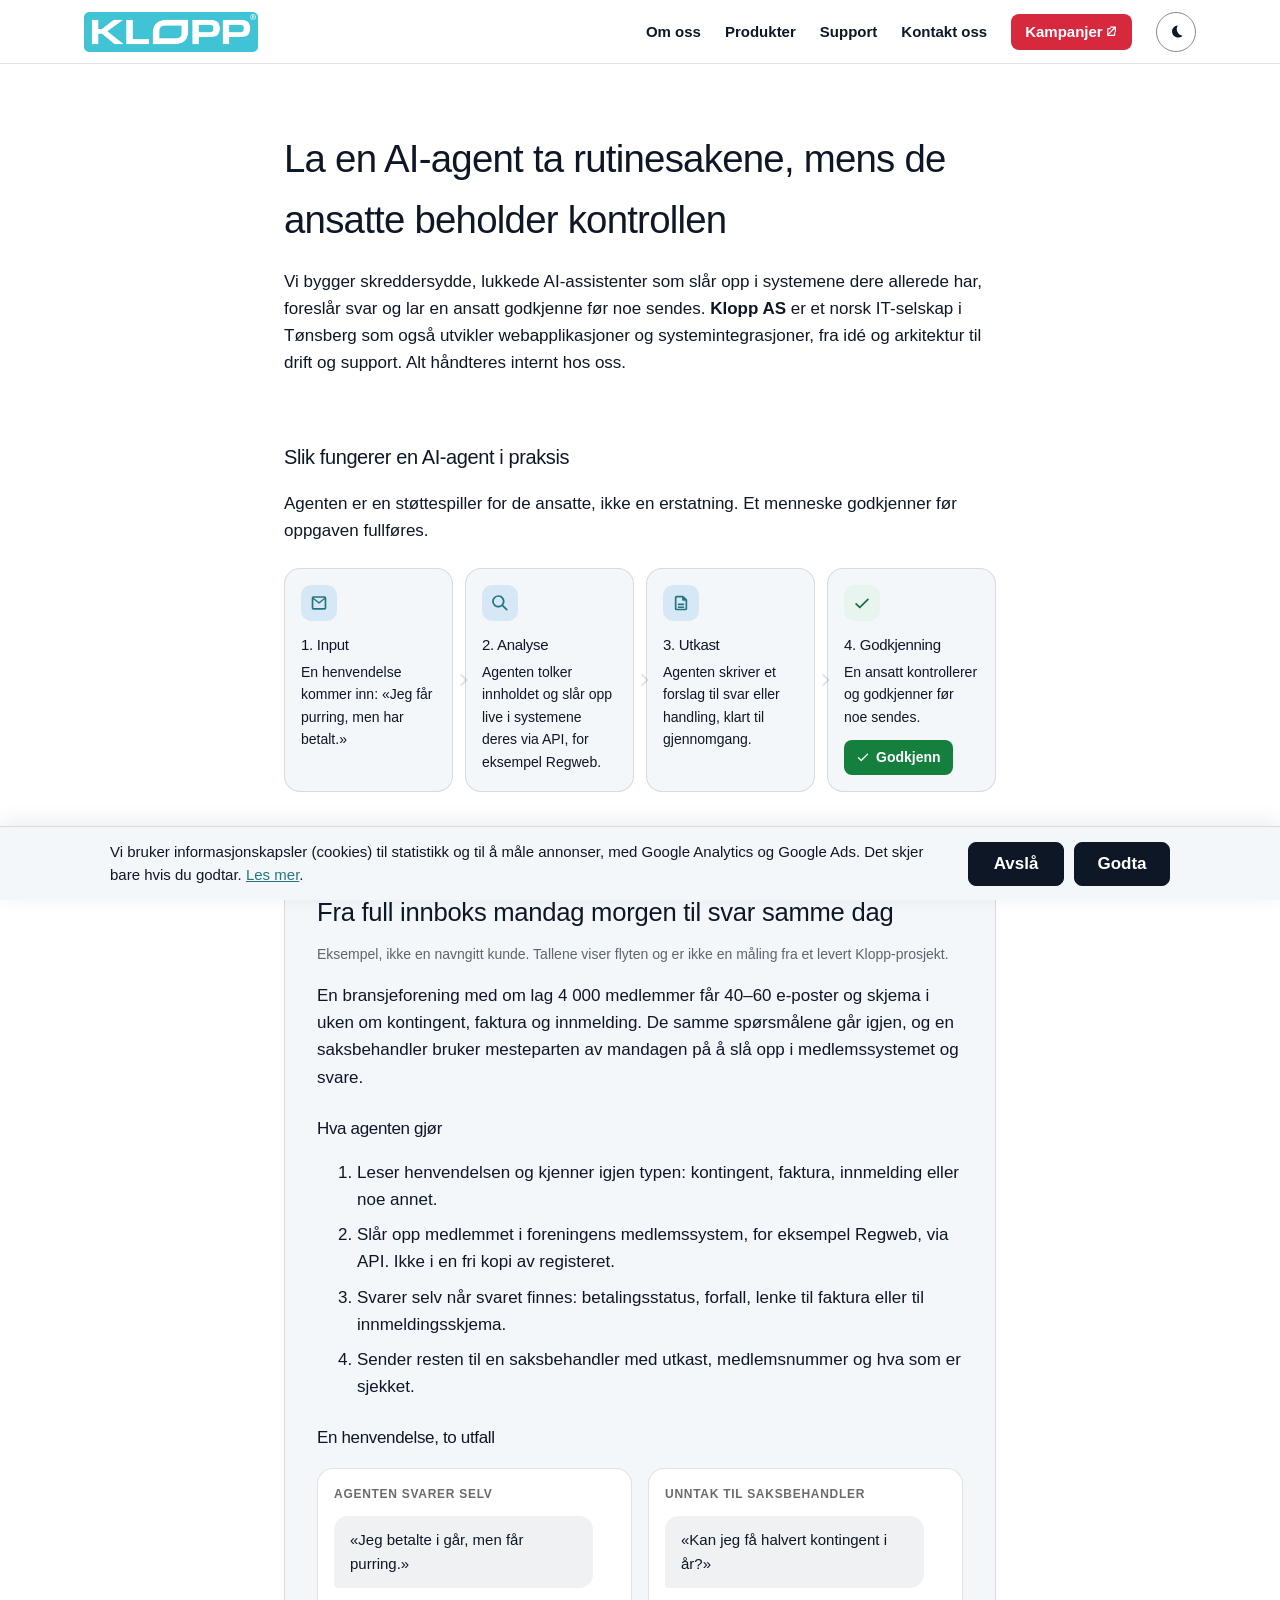
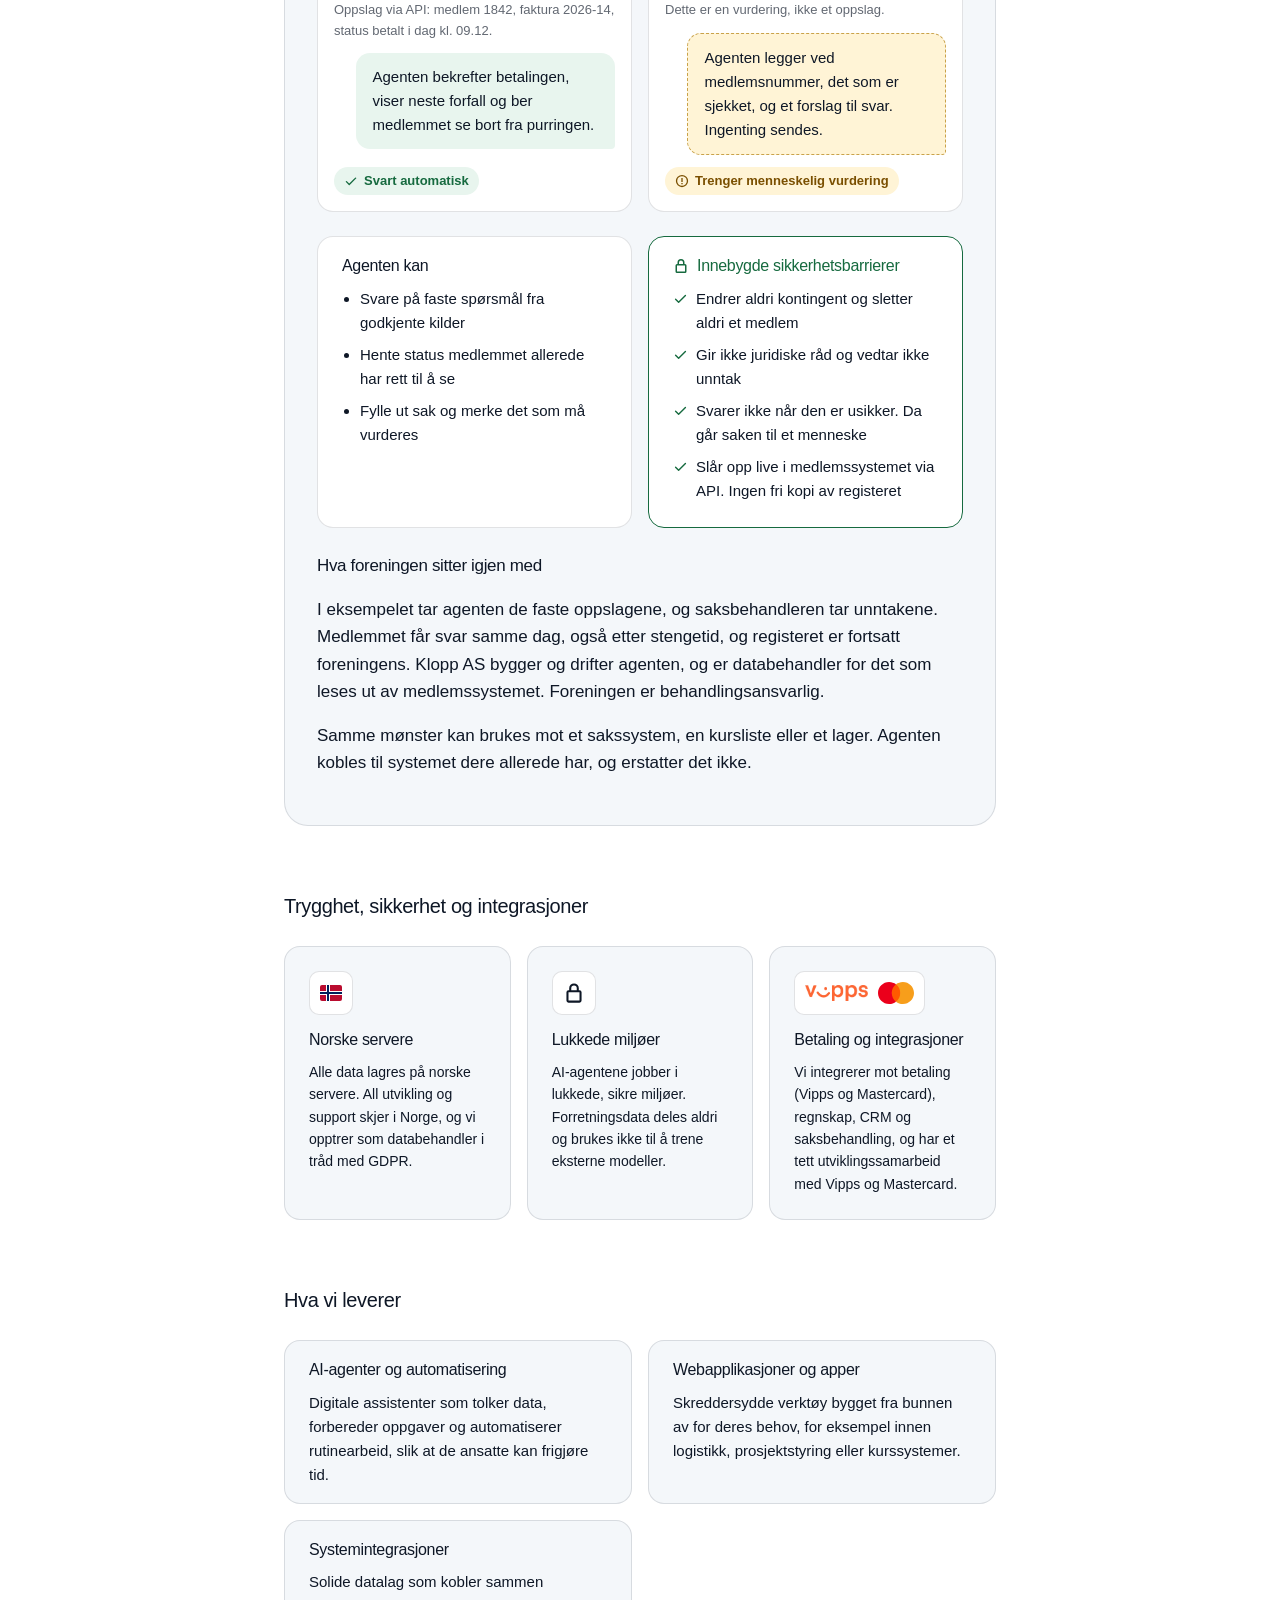
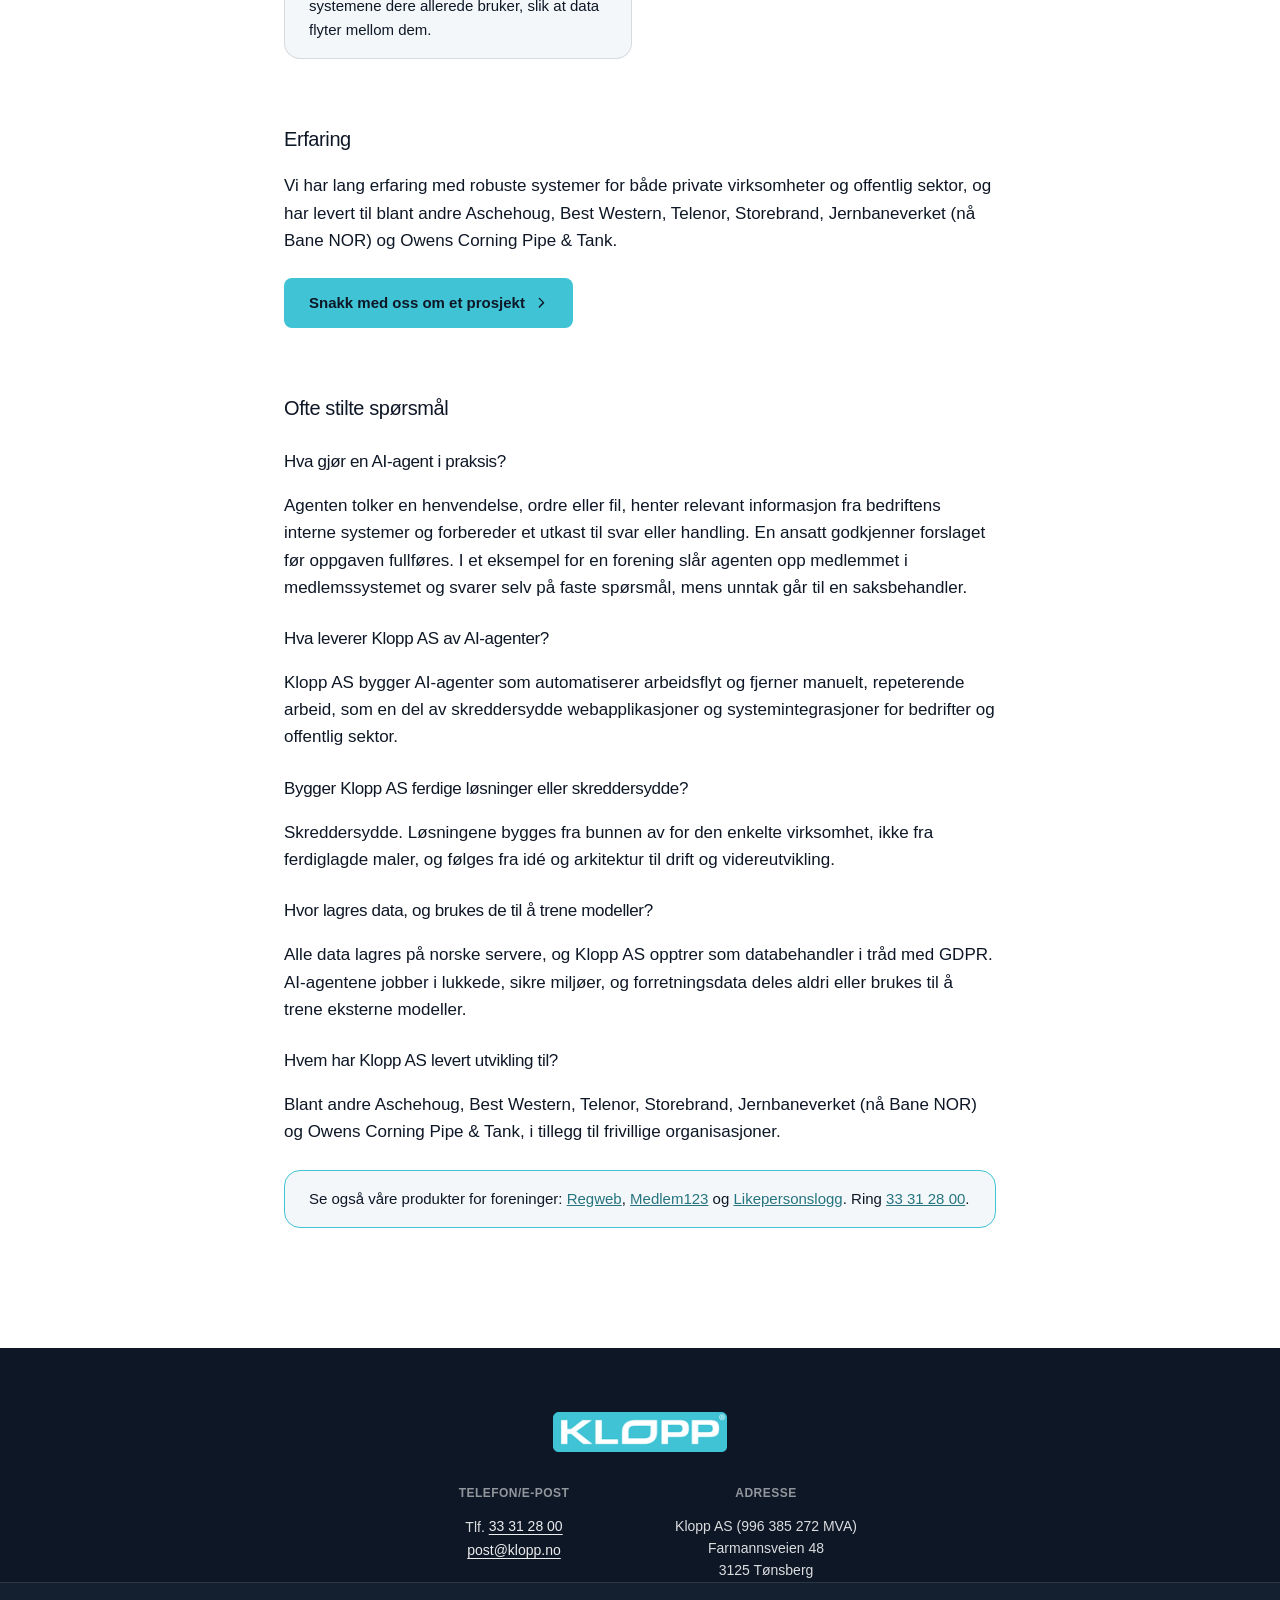
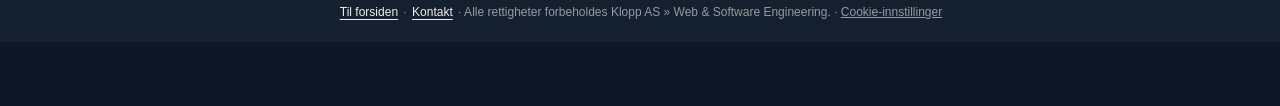
<file: ai-agenter/index.html>
<!DOCTYPE html>
<html lang="nb">
    <head>
        <meta charset="utf-8" />
        <meta name="viewport" content="width=device-width, initial-scale=1, shrink-to-fit=no" />
        <meta name="description" content="Klopp AS i Tønsberg bygger AI-agenter, skreddersydde webapplikasjoner og systemintegrasjoner for bedrifter og offentlig sektor. Norske servere, GDPR." />
        <meta name="author" content="Klopp AS" />
        <link rel="canonical" href="https://klopp.no/ai-agenter/" />
        <meta property="og:type" content="website" />
        <meta property="og:url" content="https://klopp.no/ai-agenter/" />
        <meta property="og:title" content="AI-agenter og skreddersydd programvare — Klopp AS" />
        <meta property="og:description" content="Klopp AS i Tønsberg bygger AI-agenter, skreddersydde webapplikasjoner og systemintegrasjoner for bedrifter og offentlig sektor. Norske servere, GDPR." />
        <meta property="og:image" content="https://klopp.no/assets/img/klopp-forsidebilde-2027-delingsbilde-1200x630.jpg" />
        <meta property="og:image:width" content="1200" />
        <meta property="og:image:height" content="630" />
        <meta property="og:image:type" content="image/jpeg" />
        <meta property="og:image:alt" content="Fire kolleger rundt et bord i et lyst kontor, med Regweb medlemssystem på en laptop og Klopp-logo på kaffekoppen" />
        <meta property="og:locale" content="nb_NO" />
        <meta name="twitter:card" content="summary_large_image" />
        <meta name="twitter:title" content="AI-agenter og skreddersydd programvare — Klopp AS" />
        <meta name="twitter:description" content="Klopp AS i Tønsberg bygger AI-agenter, skreddersydde webapplikasjoner og systemintegrasjoner for bedrifter og offentlig sektor. Norske servere, GDPR." />
        <meta name="twitter:image" content="https://klopp.no/assets/img/klopp-forsidebilde-2027-delingsbilde-1200x630.jpg" />
        <meta name="twitter:image:alt" content="Fire kolleger rundt et bord i et lyst kontor, med Regweb medlemssystem på en laptop og Klopp-logo på kaffekoppen" />
        <meta name="color-scheme" content="light dark" />
        <meta name="referrer" content="strict-origin-when-cross-origin" />
        <meta http-equiv="Content-Security-Policy" content="default-src 'self'; script-src 'self' https://www.googletagmanager.com https://*.doubleclick.net; style-src 'self' 'unsafe-inline'; img-src 'self' data: https://www.google-analytics.com https://www.googletagmanager.com https://www.google.com https://googleads.g.doubleclick.net https://www.googleadservices.com https://*.doubleclick.net https://www.google.no; font-src 'self' data:; connect-src 'self' https://www.google-analytics.com https://region1.google-analytics.com https://*.google-analytics.com https://*.analytics.google.com https://www.googletagmanager.com https://www.google.com https://googleads.g.doubleclick.net https://www.googleadservices.com https://*.doubleclick.net https://www.google.no; base-uri 'self'; form-action 'self'; object-src 'none'; frame-src https://td.doubleclick.net https://www.googletagmanager.com https://*.doubleclick.net" />
        <script src="/js/theme-init.js"></script>
        <title>AI-agenter og skreddersydd programvare — Klopp AS</title>
        <link rel="icon" type="image/x-icon" href="/assets/img/favicon.ico" />
        <link rel="apple-touch-icon" href="/assets/img/apple-touch-icon.png" />
        <meta name="theme-color" content="#ffffff" media="(prefers-color-scheme: light)" />
        <meta name="theme-color" content="#1b1a19" media="(prefers-color-scheme: dark)" />
        <link href="/css/site.css" rel="stylesheet" />
        <script type="application/ld+json">
        {
            "@context": "https://schema.org",
            "@type": "WebPage",
            "@id": "https://klopp.no/ai-agenter/#webpage",
            "name": "AI-agenter og skreddersydd programvare — Klopp AS",
            "url": "https://klopp.no/ai-agenter/",
            "isPartOf": { "@id": "https://klopp.no/#website" },
            "inLanguage": "nb-NO"
        }
        </script>
        <script type="application/ld+json">
        {
            "@context": "https://schema.org",
            "@type": "BreadcrumbList",
            "itemListElement": [
                { "@type": "ListItem", "position": 1, "name": "Klopp AS", "item": "https://klopp.no/" },
                { "@type": "ListItem", "position": 2, "name": "AI-agenter", "item": "https://klopp.no/ai-agenter/" }
            ]
        }
        </script>
        <script type="application/ld+json">
        {
            "@context": "https://schema.org",
            "@type": "FAQPage",
            "mainEntity": [
                {
                    "@type": "Question",
                    "name": "Hva gjør en AI-agent i praksis?",
                    "acceptedAnswer": {
                        "@type": "Answer",
                        "text": "Agenten tolker en henvendelse, ordre eller fil, henter relevant informasjon fra bedriftens interne systemer og forbereder et utkast til svar eller handling. En ansatt godkjenner forslaget før oppgaven fullføres. I et eksempel for en forening slår agenten opp medlemmet i medlemssystemet og svarer selv på faste spørsmål, mens unntak går til en saksbehandler."
                    }
                },
                {
                    "@type": "Question",
                    "name": "Hva leverer Klopp AS av AI-agenter?",
                    "acceptedAnswer": {
                        "@type": "Answer",
                        "text": "Klopp AS bygger AI-agenter som automatiserer arbeidsflyt og fjerner manuelt, repeterende arbeid, som en del av skreddersydde webapplikasjoner og systemintegrasjoner for bedrifter og offentlig sektor."
                    }
                },
                {
                    "@type": "Question",
                    "name": "Bygger Klopp AS ferdige løsninger eller skreddersydde?",
                    "acceptedAnswer": {
                        "@type": "Answer",
                        "text": "Skreddersydde. Løsningene bygges fra bunnen av for den enkelte virksomhet, ikke fra ferdiglagde maler, og følges fra idé og arkitektur til drift og videreutvikling."
                    }
                },
                {
                    "@type": "Question",
                    "name": "Hvor lagres data, og brukes de til å trene modeller?",
                    "acceptedAnswer": {
                        "@type": "Answer",
                        "text": "Alle data lagres på norske servere, og Klopp AS opptrer som databehandler i tråd med GDPR. AI-agentene jobber i lukkede, sikre miljøer, og forretningsdata deles aldri eller brukes til å trene eksterne modeller."
                    }
                },
                {
                    "@type": "Question",
                    "name": "Hvem har Klopp AS levert utvikling til?",
                    "acceptedAnswer": {
                        "@type": "Answer",
                        "text": "Blant andre Aschehoug, Best Western, Telenor, Storebrand, Jernbaneverket (nå Bane NOR) og Owens Corning Pipe & Tank, i tillegg til frivillige organisasjoner."
                    }
                }
            ]
        }
        </script>
        <style>
            .legal-page {
                max-width: 760px;
                margin: 0 auto;
                padding: calc(var(--nav-height) + var(--space-8)) var(--space-5) var(--space-9);
            }
            .legal-page h1 {
                font-size: clamp(1.75rem, 3vw, 2.5rem);
                letter-spacing: -0.02em;
            }
            .legal-page .legal-updated {
                color: var(--color-text-secondary);
                font-size: 14px;
                margin: var(--space-2) 0 var(--space-8);
            }
            .legal-page h3.faq-q { font-size: 17px; margin: var(--space-5) 0 var(--space-2); }
            .legal-page h2 { scroll-margin-top: calc(var(--nav-height) + var(--space-4)); }
            .ex-note { font-size: 14px; color: var(--color-text-secondary); }
            .prod-hero-img { display: block; width: 100%; height: auto; border-radius: var(--radius-md); border: 1px solid var(--color-border); margin: var(--space-5) 0; }
            .ex-grid { display: grid; grid-template-columns: repeat(2, minmax(0, 1fr)); gap: var(--space-4); margin: var(--space-5) 0; }
            @media (max-width: 640px) { .ex-grid { grid-template-columns: minmax(0, 1fr); } }
            .ex-card { background: var(--color-bg-elevated); border: 1px solid var(--color-border); border-radius: var(--radius-md); padding: var(--space-4) var(--space-5); }
            .ex-card h3 { font-size: 16px; margin: 0 0 var(--space-2); }
            .ex-card p, .ex-card ul { margin: 0; font-size: 15px; }
            .ex-card ul { padding-left: 1.1em; }
            .ex-table { width: 100%; border-collapse: collapse; font-size: 15px; margin: var(--space-4) 0; }
            .ex-table th, .ex-table td { text-align: left; vertical-align: top; padding: var(--space-3) var(--space-4); border-bottom: 1px solid var(--color-border); }
            .ex-table thead th { color: var(--color-text); font-size: 14px; border-bottom: 2px solid var(--color-border); }
            .ex-table tbody th { width: 34%; color: var(--color-text-secondary); font-weight: 600; }
            @media (max-width: 600px) {
                .ex-table, .ex-table tbody, .ex-table tr, .ex-table th, .ex-table td { display: block; width: auto; }
                .ex-table thead { display: none; }
                .ex-table tr { border-bottom: 1px solid var(--color-border); padding: var(--space-3) 0; }
                .ex-table tbody th { border: 0; padding: 0 var(--space-2) var(--space-1); width: auto; }
                .ex-table td { border: 0; padding: var(--space-1) var(--space-2); }
                .ex-table-cmp td::before { content: attr(data-label) ": "; font-weight: 600; color: var(--color-text-secondary); }
            }
            .prod-actions { display: flex; flex-wrap: wrap; gap: var(--space-3); margin: var(--space-5) 0; }
            /* r049: prosess, eksempel-bånd, to utfall, sikkerhetsbarrierer, trygghetsmerker */
            .steps { list-style: none; padding: 0; margin: var(--space-5) 0; display: grid; grid-template-columns: repeat(4, minmax(0, 1fr)); gap: var(--space-3); }
            .step { position: relative; margin: 0; background: var(--color-bg-elevated); border: 1px solid var(--color-border); border-radius: var(--radius-md); padding: var(--space-4); display: flex; flex-direction: column; }
            .step h3 { font-size: 15px; margin: var(--space-3) 0 var(--space-1); }
            .step p { margin: 0; font-size: 14px; line-height: 1.5; }
            .step-icon { display: inline-flex; width: 36px; height: 36px; border-radius: 10px; align-items: center; justify-content: center; background: rgba(0, 120, 212, 0.12); color: var(--accent-text-strong, var(--accent-text)); }
            .step-icon svg { width: 18px; height: 18px; }
            .step-icon-green, .case-status-green, .bubble-agent { background: #e8f5ee; color: #166a3f; }
            .step + .step::before { content: ""; position: absolute; left: -9px; top: 50%; width: 7px; height: 7px; border-top: 2px solid var(--color-border); border-right: 2px solid var(--color-border); transform: translateY(-50%) rotate(45deg); }
            .step-approve { display: inline-flex; align-items: center; gap: 6px; margin-top: var(--space-3); padding: 6px 12px; border-radius: 8px; background: #15803d; color: #ffffff; font-weight: 600; font-size: 14px; align-self: flex-start; }
            .step-approve svg { width: 14px; height: 14px; }
            @media (max-width: 900px) { .steps { grid-template-columns: repeat(2, minmax(0, 1fr)); } .step + .step::before { display: none; } }
            @media (max-width: 520px) { .steps { grid-template-columns: minmax(0, 1fr); } }
            .star-band { background: var(--color-bg-elevated); border: 1px solid var(--color-border); border-radius: var(--radius-lg); padding: var(--space-6); margin: var(--space-8) 0; }
            .legal-page .star-band h2 { margin-top: 0; font-size: clamp(1.375rem, 2vw, 1.75rem); letter-spacing: -0.01em; line-height: 1.25; }
            .star-band .ex-card, .star-band .case-card { background: var(--color-bg); }
            @media (max-width: 520px) { .star-band { padding: var(--space-5) var(--space-4); } }
            .case-grid { display: grid; grid-template-columns: repeat(2, minmax(0, 1fr)); gap: var(--space-4); margin: var(--space-4) 0; }
            @media (max-width: 640px) { .case-grid { grid-template-columns: minmax(0, 1fr); } }
            .case-card { border: 1px solid var(--color-border); border-radius: var(--radius-md); padding: var(--space-4); display: flex; flex-direction: column; gap: var(--space-3); }
            .case-head { margin: 0; font-size: 12px; font-weight: 600; letter-spacing: 0.06em; text-transform: uppercase; color: #6b6b6b; }
            .bubble { margin: 0; padding: var(--space-3) var(--space-4); border-radius: 14px; font-size: 15px; line-height: 1.5; max-width: 92%; }
            .bubble-in { background: rgba(14, 23, 38, 0.06); border-bottom-left-radius: 4px; align-self: flex-start; }
            .bubble-agent { border-bottom-right-radius: 4px; align-self: flex-end; color: var(--color-text); }
            .bubble-draft { background: #fff4d6; color: var(--color-text); border: 1px dashed #c9a24a; border-bottom-right-radius: 4px; align-self: flex-end; }
            .case-lookup { margin: 0; font-size: 13px; color: var(--color-text-secondary); }
            .case-status { margin: auto 0 0; display: inline-flex; align-items: center; gap: 6px; font-size: 13px; font-weight: 600; padding: 4px 10px; border-radius: 999px; align-self: flex-start; }
            .case-status svg { width: 14px; height: 14px; }
            .case-status-amber { background: #fff4d6; color: #7a4f00; }
            .safe-card { border-color: #166a3f; background: #f2faf5; }
            .safe-card h3 { color: #166a3f; display: flex; align-items: center; gap: 8px; }
            .safe-card h3 svg { width: 16px; height: 16px; }
            .legal-page .safe-list { list-style: none; padding-left: 0; }
            .safe-list li { display: flex; gap: 8px; align-items: flex-start; }
            .safe-list li .icon { flex: 0 0 auto; margin-top: 4px; color: #166a3f; }
            .trust-badges { display: grid; grid-template-columns: repeat(3, minmax(0, 1fr)); gap: var(--space-4); margin: var(--space-5) 0; }
            @media (max-width: 700px) { .trust-badges { grid-template-columns: minmax(0, 1fr); } }
            .trust-badge { border: 1px solid var(--color-border); border-radius: var(--radius-md); padding: var(--space-5); background: var(--color-bg-elevated); }
            .trust-badge h3 { font-size: 16px; margin: var(--space-3) 0 var(--space-2); }
            .trust-badge p { margin: 0; font-size: 14px; line-height: 1.55; }
            .trust-icon { display: inline-flex; align-items: center; justify-content: center; height: 44px; min-width: 44px; padding: 0 10px; border-radius: 10px; background: var(--color-bg); border: 1px solid var(--color-border); color: var(--navy); }
            .trust-icon svg { width: 22px; height: 22px; }
            .trust-icon-logos { gap: 10px; }
            .trust-icon-logos img { height: 16px; width: auto; display: block; }
            .trust-icon-logos img.mc { height: 22px; }
            :root[data-theme="dark"] .bubble-in { background: rgba(255, 255, 255, 0.08); }
            :root[data-theme="dark"] .step-icon-green, :root[data-theme="dark"] .case-status-green, :root[data-theme="dark"] .bubble-agent { background: rgba(31, 128, 75, 0.28); color: #a8e6c4; }
            :root[data-theme="dark"] .bubble-draft, :root[data-theme="dark"] .case-status-amber { background: rgba(201, 162, 74, 0.22); color: #f3d48a; }
            :root[data-theme="dark"] .safe-card { background: rgba(31, 128, 75, 0.14); border-color: #3fa66f; }
            :root[data-theme="dark"] .safe-card h3, :root[data-theme="dark"] .safe-list li .icon { color: #a8e6c4; }
            :root[data-theme="dark"] .trust-icon { color: #ffffff; }
            :root[data-theme="dark"] .trust-icon-logos { background: #ffffff; }
            :root[data-theme="dark"] .case-head { color: #a8a8a8; }
            .prod-actions .teaser-card-btn { width: auto; }
            @media (max-width: 480px) { .prod-actions .teaser-card-btn { width: 100%; } }
            .legal-page h2 {
                font-size: 20px;
                margin-top: var(--space-8);
                margin-bottom: var(--space-3);
            }
            .legal-page p, .legal-page li { line-height: 1.6; }
            .legal-page ul { padding-left: 1.2em; }
            .legal-page li { margin-bottom: var(--space-2); }
            .legal-page .legal-box {
                background: var(--color-bg-elevated);
                border: 1px solid var(--accent-blue);
                border-radius: var(--radius-md);
                padding: var(--space-4) var(--space-5);
                margin: var(--space-5) 0;
                font-size: 15px;
            }
            .navbar-brand-logo { height: 40px; width: auto; display: block; }
            .footer-brand-logo { height: 40px; width: auto; }
            .footer-grid-compact {
                grid-template-columns: repeat(2, minmax(0, 220px));
                justify-content: center;
            }
            @media (max-width: 767px) { .footer-grid-compact { grid-template-columns: 1fr; justify-content: normal; } }
        </style>
    </head>
    <body>
        <a class="skip-link" href="#main">Hopp til innhold</a>
        <nav class="navbar">
            <div class="container">
                <a class="navbar-brand" href="/"><picture><source srcset="/assets/img/Klopp_logo_ink_R_w600.webp" type="image/webp" /><img src="/assets/img/Klopp_logo_ink_R_w600.png" alt="Klopp AS" class="navbar-brand-logo" width="600" height="138" /></picture></a>
                <div class="navbar-actions">
                    <a class="navbar-link" href="/#om-oss">Om oss</a>
                    <a class="navbar-link" href="/#produkter">Produkter</a>
                    <a class="navbar-link" href="/support/">Support</a>
                    <a class="navbar-link" href="/kontakt.html">Kontakt oss</a>
                    <a class="navbar-link navbar-link-highlight" href="https://medlemssystem.no/" target="_blank" rel="noopener">Kampanjer <svg class="icon" viewBox="0 0 16 16" width="1em" height="1em" fill="currentColor" aria-hidden="true"><path d="M6.5 2.75A.75.75 0 0 1 7.25 2H13a.75.75 0 0 1 .75.75v5.75a.75.75 0 0 1-1.5 0V4.56L4.28 12.53a.75.75 0 0 1-1.06-1.06L11.19 3.5H7.25a.75.75 0 0 1-.75-.75Z"/><path d="M2.75 4.5A.75.75 0 0 1 3.5 3.75h3a.75.75 0 0 1 0 1.5h-2.25v7h7V10a.75.75 0 0 1 1.5 0v3a.75.75 0 0 1-.75.75h-8.5a.75.75 0 0 1-.75-.75v-8.5Z"/></svg><span class="sr-only">(åpner medlemssystem.no i ny fane)</span></a>
                    <button class="theme-toggle" id="themeToggle" type="button" aria-label="Bytt mellom lyst og mørkt utseende" aria-pressed="false">
                        <span class="theme-toggle-icon" aria-hidden="true"><svg class="icon" viewBox="0 0 16 16" width="1em" height="1em" fill="currentColor"><path d="M9.5 1.5a6.5 6.5 0 1 0 5 10.9A7 7 0 0 1 9.5 1.5Z"/></svg></span>
                    </button>
                </div>
            </div>
        </nav>

        <main class="legal-page" id="main">
            <h1>La en AI-agent ta rutinesakene, mens de ansatte beholder kontrollen</h1>
            <p>Vi bygger skreddersydde, lukkede AI-assistenter som slår opp i systemene dere allerede har, foreslår svar og lar en ansatt godkjenne før noe sendes. <strong>Klopp AS</strong> er et norsk IT-selskap i Tønsberg som også utvikler webapplikasjoner og systemintegrasjoner, fra idé og arkitektur til drift og support. Alt håndteres internt hos oss.</p>

            <h2>Slik fungerer en AI-agent i praksis</h2>
            <p>Agenten er en støttespiller for de ansatte, ikke en erstatning. Et menneske godkjenner før oppgaven fullføres.</p>
            <ol class="steps">
                <li class="step"><span class="step-icon"><svg viewBox="0 0 16 16" fill="currentColor" aria-hidden="true"><path d="M1.5 3.5A1.5 1.5 0 0 1 3 2h10a1.5 1.5 0 0 1 1.5 1.5v9A1.5 1.5 0 0 1 13 14H3a1.5 1.5 0 0 1-1.5-1.5v-9Zm1.6-.1 4.9 3.7 4.9-3.7H3.1Zm9.9 1.3L8.4 8.5a.75.75 0 0 1-.8 0L3 4.7v7.8h10V4.7Z"/></svg></span><h3>1. Input</h3><p>En henvendelse kommer inn: «Jeg får purring, men har betalt.»</p></li>
                <li class="step"><span class="step-icon"><svg viewBox="0 0 16 16" fill="currentColor" aria-hidden="true"><path d="M6.5 1a5.5 5.5 0 1 0 3.3 9.9l3.6 3.6a.75.75 0 1 0 1.1-1.1l-3.6-3.6A5.5 5.5 0 0 0 6.5 1Zm-4 5.5a4 4 0 1 1 8 0 4 4 0 0 1-8 0Z"/></svg></span><h3>2. Analyse</h3><p>Agenten tolker innholdet og slår opp live i systemene deres via API, for eksempel Regweb.</p></li>
                <li class="step"><span class="step-icon"><svg viewBox="0 0 16 16" fill="currentColor" aria-hidden="true"><path d="M4 1.5A1.5 1.5 0 0 0 2.5 3v10A1.5 1.5 0 0 0 4 14.5h8a1.5 1.5 0 0 0 1.5-1.5V5.6c0-.4-.16-.78-.44-1.06l-2.6-2.6A1.5 1.5 0 0 0 9.4 1.5H4ZM4 3h5v2.25c0 .41.34.75.75.75H12v7H4V3Zm1.25 5.5h5.5V10h-5.5V8.5Zm0 2.5h5.5v1.5h-5.5V11Z"/></svg></span><h3>3. Utkast</h3><p>Agenten skriver et forslag til svar eller handling, klart til gjennomgang.</p></li>
                <li class="step"><span class="step-icon step-icon-green"><svg viewBox="0 0 16 16" fill="currentColor" aria-hidden="true"><path d="M13.78 4.22a.75.75 0 0 1 0 1.06l-7.25 7.25a.75.75 0 0 1-1.06 0L2.22 9.28a.75.75 0 0 1 1.06-1.06L6 10.94l6.72-6.72a.75.75 0 0 1 1.06 0Z"/></svg></span><h3>4. Godkjenning</h3><p>En ansatt kontrollerer og godkjenner før noe sendes.</p><span class="step-approve" aria-hidden="true"><svg viewBox="0 0 16 16" fill="currentColor" aria-hidden="true"><path d="M13.78 4.22a.75.75 0 0 1 0 1.06l-7.25 7.25a.75.75 0 0 1-1.06 0L2.22 9.28a.75.75 0 0 1 1.06-1.06L6 10.94l6.72-6.72a.75.75 0 0 1 1.06 0Z"/></svg> Godkjenn</span></li>
            </ol>

            <section class="star-band" aria-labelledby="eksempel-tittel">
                <h2 id="eksempel-tittel">Fra full innboks mandag morgen til svar samme dag</h2>
                <p class="ex-note">Eksempel, ikke en navngitt kunde. Tallene viser flyten og er ikke en måling fra et levert Klopp-prosjekt.</p>
                <p>En bransjeforening med om lag 4&nbsp;000 medlemmer får 40–60 e-poster og skjema i uken om kontingent, faktura og innmelding. De samme spørsmålene går igjen, og en saksbehandler bruker mesteparten av mandagen på å slå opp i medlemssystemet og svare.</p>
                <h3 class="faq-q">Hva agenten gjør</h3>
                <ol>
                    <li>Leser henvendelsen og kjenner igjen typen: kontingent, faktura, innmelding eller noe annet.</li>
                    <li>Slår opp medlemmet i foreningens medlemssystem, for eksempel Regweb, via API. Ikke i en fri kopi av registeret.</li>
                    <li>Svarer selv når svaret finnes: betalingsstatus, forfall, lenke til faktura eller til innmeldingsskjema.</li>
                    <li>Sender resten til en saksbehandler med utkast, medlemsnummer og hva som er sjekket.</li>
                </ol>
                <h3 class="faq-q">En henvendelse, to utfall</h3>
                <div class="case-grid">
                    <div class="case-card">
                        <p class="case-head">Agenten svarer selv</p>
                        <p class="bubble bubble-in">«Jeg betalte i går, men får purring.»</p>
                        <p class="case-lookup">Oppslag via API: medlem 1842, faktura 2026-14, status betalt i dag kl. 09.12.</p>
                        <p class="bubble bubble-agent">Agenten bekrefter betalingen, viser neste forfall og ber medlemmet se bort fra purringen.</p>
                        <p class="case-status case-status-green"><svg viewBox="0 0 16 16" fill="currentColor" aria-hidden="true"><path d="M13.78 4.22a.75.75 0 0 1 0 1.06l-7.25 7.25a.75.75 0 0 1-1.06 0L2.22 9.28a.75.75 0 0 1 1.06-1.06L6 10.94l6.72-6.72a.75.75 0 0 1 1.06 0Z"/></svg> Svart automatisk</p>
                    </div>
                    <div class="case-card">
                        <p class="case-head">Unntak til saksbehandler</p>
                        <p class="bubble bubble-in">«Kan jeg få halvert kontingent i år?»</p>
                        <p class="case-lookup">Dette er en vurdering, ikke et oppslag.</p>
                        <p class="bubble bubble-draft">Agenten legger ved medlemsnummer, det som er sjekket, og et forslag til svar. Ingenting sendes.</p>
                        <p class="case-status case-status-amber"><svg viewBox="0 0 16 16" fill="currentColor" aria-hidden="true"><path d="M8 1a7 7 0 1 0 0 14A7 7 0 0 0 8 1Zm0 1.5a5.5 5.5 0 1 1 0 11 5.5 5.5 0 0 1 0-11ZM7.25 4.5h1.5V9h-1.5V4.5Zm0 5.75h1.5v1.5h-1.5v-1.5Z"/></svg> Trenger menneskelig vurdering</p>
                    </div>
                </div>
                <div class="ex-grid">
                    <section class="ex-card">
                        <h3>Agenten kan</h3>
                        <ul>
                            <li>Svare på faste spørsmål fra godkjente kilder</li>
                            <li>Hente status medlemmet allerede har rett til å se</li>
                            <li>Fylle ut sak og merke det som må vurderes</li>
                        </ul>
                    </section>
                    <section class="ex-card safe-card">
                        <h3><svg viewBox="0 0 16 16" fill="currentColor" aria-hidden="true"><path d="M8 1a3.5 3.5 0 0 0-3.5 3.5V6H4a1.5 1.5 0 0 0-1.5 1.5v6A1.5 1.5 0 0 0 4 15h8a1.5 1.5 0 0 0 1.5-1.5v-6A1.5 1.5 0 0 0 12 6h-.5V4.5A3.5 3.5 0 0 0 8 1Zm2 5H6V4.5a2 2 0 1 1 4 0V6Zm-6 1.5h8v6H4v-6Z"/></svg> Innebygde sikkerhetsbarrierer</h3>
                        <ul class="safe-list">
                            <li><svg class="icon" viewBox="0 0 16 16" width="1em" height="1em" fill="currentColor" aria-hidden="true"><path d="M13.78 4.22a.75.75 0 0 1 0 1.06l-7.25 7.25a.75.75 0 0 1-1.06 0L2.22 9.28a.75.75 0 0 1 1.06-1.06L6 10.94l6.72-6.72a.75.75 0 0 1 1.06 0Z"/></svg> <span>Endrer aldri kontingent og sletter aldri et medlem</span></li>
                            <li><svg class="icon" viewBox="0 0 16 16" width="1em" height="1em" fill="currentColor" aria-hidden="true"><path d="M13.78 4.22a.75.75 0 0 1 0 1.06l-7.25 7.25a.75.75 0 0 1-1.06 0L2.22 9.28a.75.75 0 0 1 1.06-1.06L6 10.94l6.72-6.72a.75.75 0 0 1 1.06 0Z"/></svg> <span>Gir ikke juridiske råd og vedtar ikke unntak</span></li>
                            <li><svg class="icon" viewBox="0 0 16 16" width="1em" height="1em" fill="currentColor" aria-hidden="true"><path d="M13.78 4.22a.75.75 0 0 1 0 1.06l-7.25 7.25a.75.75 0 0 1-1.06 0L2.22 9.28a.75.75 0 0 1 1.06-1.06L6 10.94l6.72-6.72a.75.75 0 0 1 1.06 0Z"/></svg> <span>Svarer ikke når den er usikker. Da går saken til et menneske</span></li>
                            <li><svg class="icon" viewBox="0 0 16 16" width="1em" height="1em" fill="currentColor" aria-hidden="true"><path d="M13.78 4.22a.75.75 0 0 1 0 1.06l-7.25 7.25a.75.75 0 0 1-1.06 0L2.22 9.28a.75.75 0 0 1 1.06-1.06L6 10.94l6.72-6.72a.75.75 0 0 1 1.06 0Z"/></svg> <span>Slår opp live i medlemssystemet via API. Ingen fri kopi av registeret</span></li>
                        </ul>
                    </section>
                </div>
                <h3 class="faq-q">Hva foreningen sitter igjen med</h3>
                <p>I eksempelet tar agenten de faste oppslagene, og saksbehandleren tar unntakene. Medlemmet får svar samme dag, også etter stengetid, og registeret er fortsatt foreningens. Klopp AS bygger og drifter agenten, og er databehandler for det som leses ut av medlemssystemet. Foreningen er behandlingsansvarlig.</p>
                <p>Samme mønster kan brukes mot et sakssystem, en kursliste eller et lager. Agenten kobles til systemet dere allerede har, og erstatter det ikke.</p>
            </section>

            <h2>Trygghet, sikkerhet og integrasjoner</h2>
            <div class="trust-badges">
                <div class="trust-badge"><span class="trust-icon"><svg viewBox="0 0 22 16" aria-hidden="true"><rect width="22" height="16" rx="2" fill="#BA0C2F"/><rect x="6" width="4" height="16" fill="#ffffff"/><rect y="6" width="22" height="4" fill="#ffffff"/><rect x="7" width="2" height="16" fill="#00205B"/><rect y="7" width="22" height="2" fill="#00205B"/></svg></span><h3>Norske servere</h3><p>Alle data lagres på norske servere. All utvikling og support skjer i Norge, og vi opptrer som databehandler i tråd med GDPR.</p></div>
                <div class="trust-badge"><span class="trust-icon"><svg viewBox="0 0 16 16" fill="currentColor" aria-hidden="true"><path d="M8 1a3.5 3.5 0 0 0-3.5 3.5V6H4a1.5 1.5 0 0 0-1.5 1.5v6A1.5 1.5 0 0 0 4 15h8a1.5 1.5 0 0 0 1.5-1.5v-6A1.5 1.5 0 0 0 12 6h-.5V4.5A3.5 3.5 0 0 0 8 1Zm2 5H6V4.5a2 2 0 1 1 4 0V6Zm-6 1.5h8v6H4v-6Z"/></svg></span><h3>Lukkede miljøer</h3><p>AI-agentene jobber i lukkede, sikre miljøer. Forretningsdata deles aldri og brukes ikke til å trene eksterne modeller.</p></div>
                <div class="trust-badge"><span class="trust-icon trust-icon-logos"><picture><source type="image/webp" srcset="/assets/img/partners/vipps_logo_tight.webp" /><img src="/assets/img/partners/vipps_logo_tight.png" alt="" width="374" height="95" /></picture><img class="mc" src="/assets/img/partners/mastercard_symbol.svg" alt="" width="999" height="618" /></span><h3>Betaling og integrasjoner</h3><p>Vi integrerer mot betaling (Vipps og Mastercard), regnskap, CRM og saksbehandling, og har et tett utviklingssamarbeid med Vipps og Mastercard.</p></div>
            </div>

            <h2>Hva vi leverer</h2>
            <div class="ex-grid">
                <section class="ex-card"><h3>AI-agenter og automatisering</h3><p>Digitale assistenter som tolker data, forbereder oppgaver og automatiserer rutinearbeid, slik at de ansatte kan frigjøre tid.</p></section>
                <section class="ex-card"><h3>Webapplikasjoner og apper</h3><p>Skreddersydde verktøy bygget fra bunnen av for deres behov, for eksempel innen logistikk, prosjektstyring eller kurssystemer.</p></section>
                <section class="ex-card"><h3>Systemintegrasjoner</h3><p>Solide datalag som kobler sammen systemene dere allerede bruker, slik at data flyter mellom dem.</p></section>
            </div>
            <h2>Erfaring</h2>
            <p>Vi har lang erfaring med robuste systemer for både private virksomheter og offentlig sektor, og har levert til blant andre Aschehoug, Best Western, Telenor, Storebrand, Jernbaneverket (nå Bane NOR) og Owens Corning Pipe &amp; Tank.</p>
            <div class="prod-actions"><a class="teaser-card-btn teaser-card-btn-primary" href="/kontakt.html">Snakk med oss om et prosjekt <svg class="icon" viewBox="0 0 16 16" width="1em" height="1em" fill="currentColor" aria-hidden="true"><path d="M6.22 3.22a.75.75 0 0 1 1.06 0l4.5 4.5a.75.75 0 0 1 0 1.06l-4.5 4.5a.75.75 0 1 1-1.06-1.06L10.19 8 6.22 4.03a.75.75 0 0 1 0-1.06Z"/></svg></a></div>
            <h2>Ofte stilte spørsmål</h2>
            <h3 class="faq-q">Hva gjør en AI-agent i praksis?</h3>
            <p>Agenten tolker en henvendelse, ordre eller fil, henter relevant informasjon fra bedriftens interne systemer og forbereder et utkast til svar eller handling. En ansatt godkjenner forslaget før oppgaven fullføres. I et eksempel for en forening slår agenten opp medlemmet i medlemssystemet og svarer selv på faste spørsmål, mens unntak går til en saksbehandler.</p>
            <h3 class="faq-q">Hva leverer Klopp AS av AI-agenter?</h3>
            <p>Klopp AS bygger AI-agenter som automatiserer arbeidsflyt og fjerner manuelt, repeterende arbeid, som en del av skreddersydde webapplikasjoner og systemintegrasjoner for bedrifter og offentlig sektor.</p>
            <h3 class="faq-q">Bygger Klopp AS ferdige løsninger eller skreddersydde?</h3>
            <p>Skreddersydde. Løsningene bygges fra bunnen av for den enkelte virksomhet, ikke fra ferdiglagde maler, og følges fra idé og arkitektur til drift og videreutvikling.</p>
            <h3 class="faq-q">Hvor lagres data, og brukes de til å trene modeller?</h3>
            <p>Alle data lagres på norske servere, og Klopp AS opptrer som databehandler i tråd med GDPR. AI-agentene jobber i lukkede, sikre miljøer, og forretningsdata deles aldri eller brukes til å trene eksterne modeller.</p>
            <h3 class="faq-q">Hvem har Klopp AS levert utvikling til?</h3>
            <p>Blant andre Aschehoug, Best Western, Telenor, Storebrand, Jernbaneverket (nå Bane NOR) og Owens Corning Pipe & Tank, i tillegg til frivillige organisasjoner.</p>
            <div class="legal-box">Se også våre produkter for foreninger: <a href="/regweb/">Regweb</a>, <a href="/medlem123/">Medlem123</a> og <a href="/likepersonslogg/">Likepersonslogg</a>. Ring <a href="tel:+4733312800">33 31 28 00</a>.</div>
        </main>

        <footer class="site-footer">
            <div class="container">
                <div class="footer-brand"><img src="/assets/img/Klopp_logo_ink_R_w200.png" alt="Klopp AS" class="footer-brand-logo" width="200" height="46" /></div>
                <div class="footer-grid footer-grid-compact">
                    <div>
                        <h3>Telefon/e-post</h3>
                        <p>Tlf. <a href="tel:+4733312800">33 31 28 00</a><br /><a href="mailto:post@klopp.no">post@klopp.no</a></p>
                    </div>
                    <div>
                        <h3>Adresse</h3>
                        <p>Klopp AS (996&nbsp;385&nbsp;272 MVA)<br />Farmannsveien 48<br />3125 Tønsberg</p>
                    </div>
                </div>
            </div>
            <div class="copyright">
                <div class="container">
                    <a href="/">Til forsiden</a> · <a href="/kontakt.html">Kontakt</a> · Alle rettigheter forbeholdes Klopp AS » Web &amp; Software Engineering.
                </div>
            </div>
        </footer>

        <script src="/js/site.js"></script>
        <script src="/js/consent.js" defer></script>
    </body>
</html>
</file>
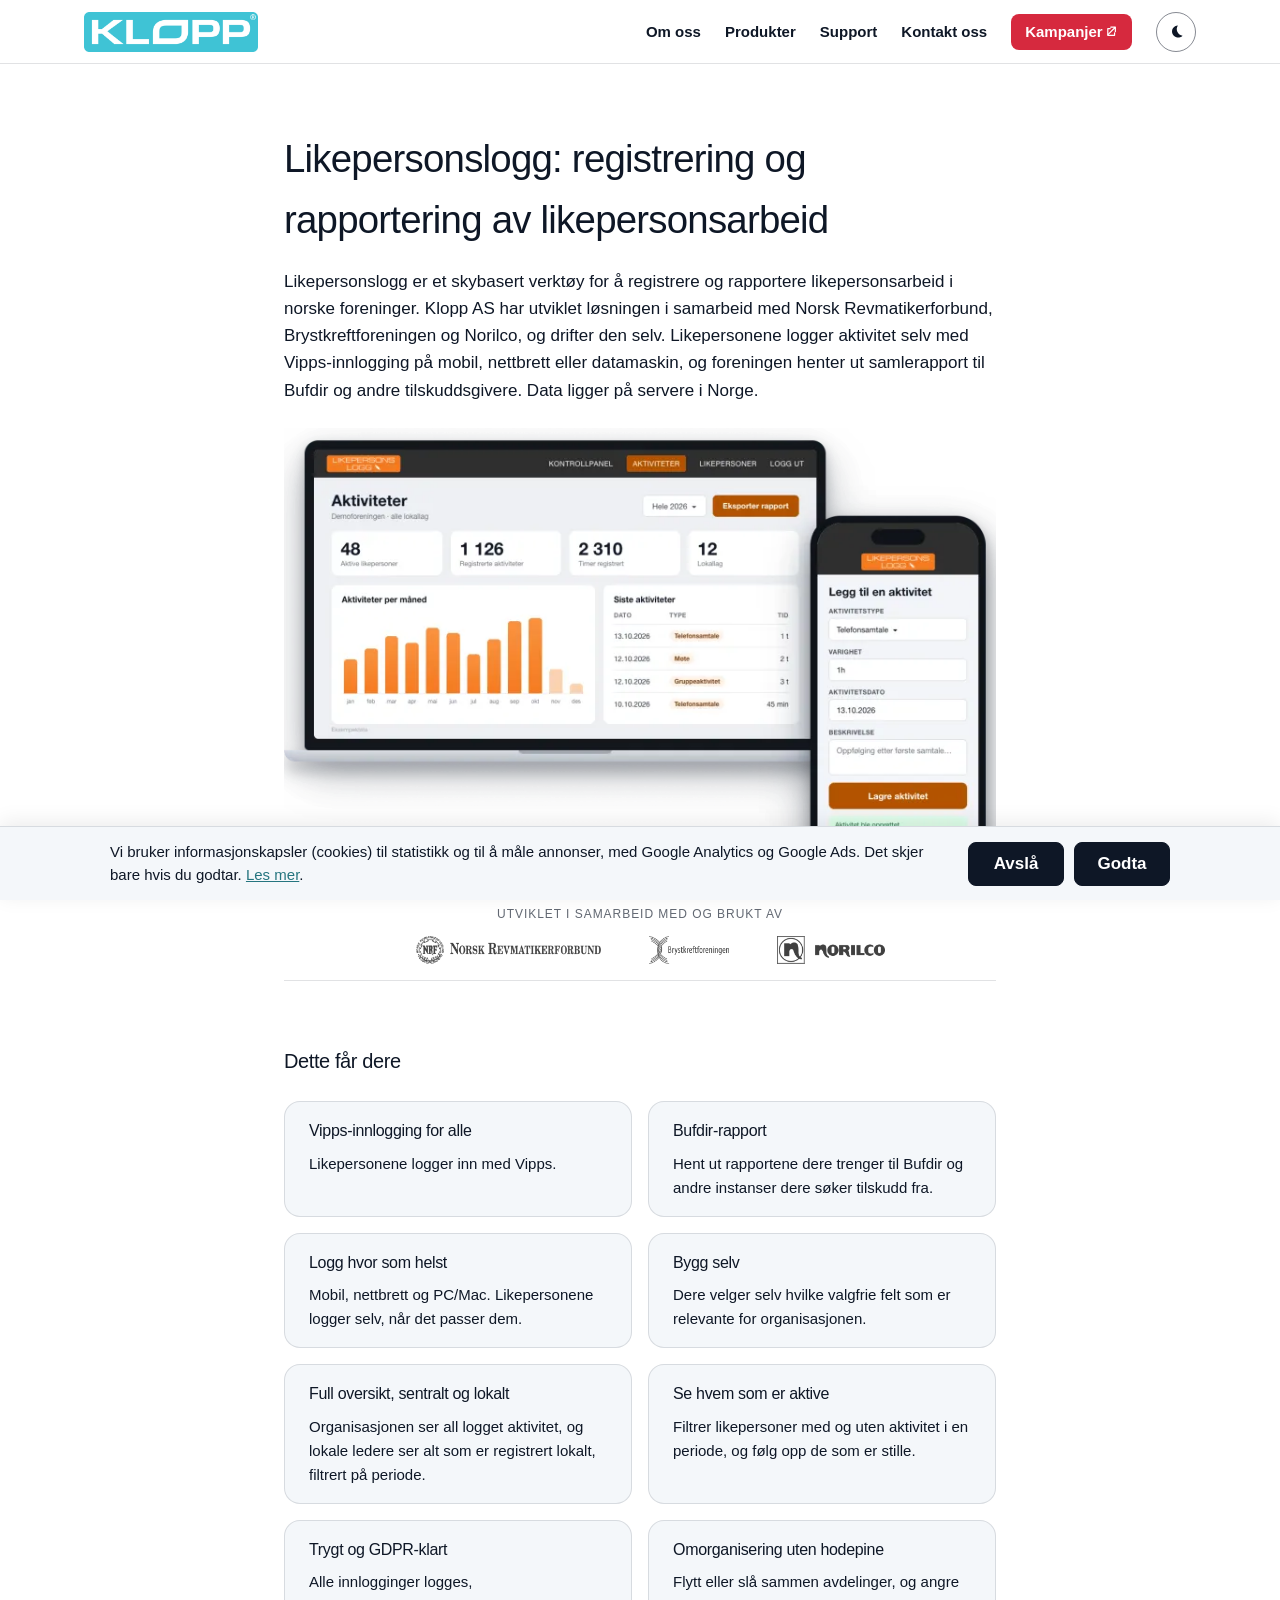
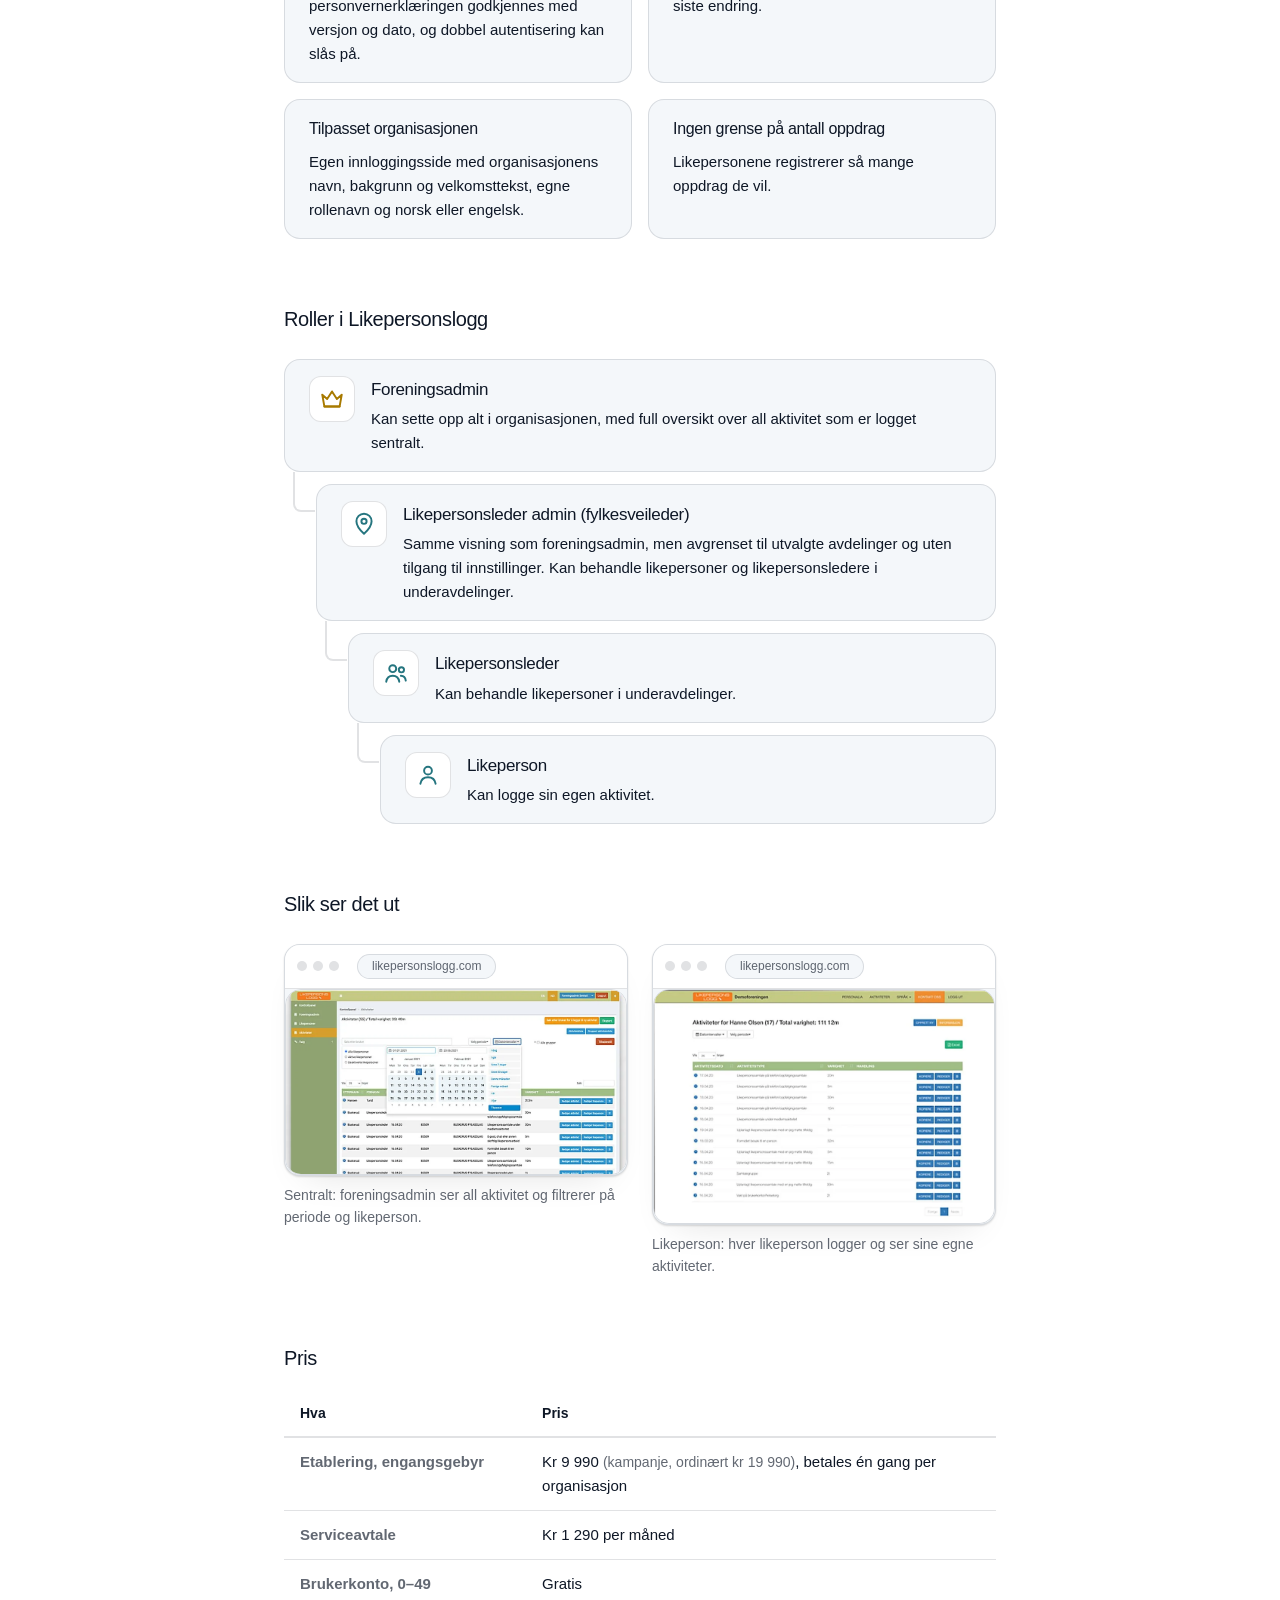
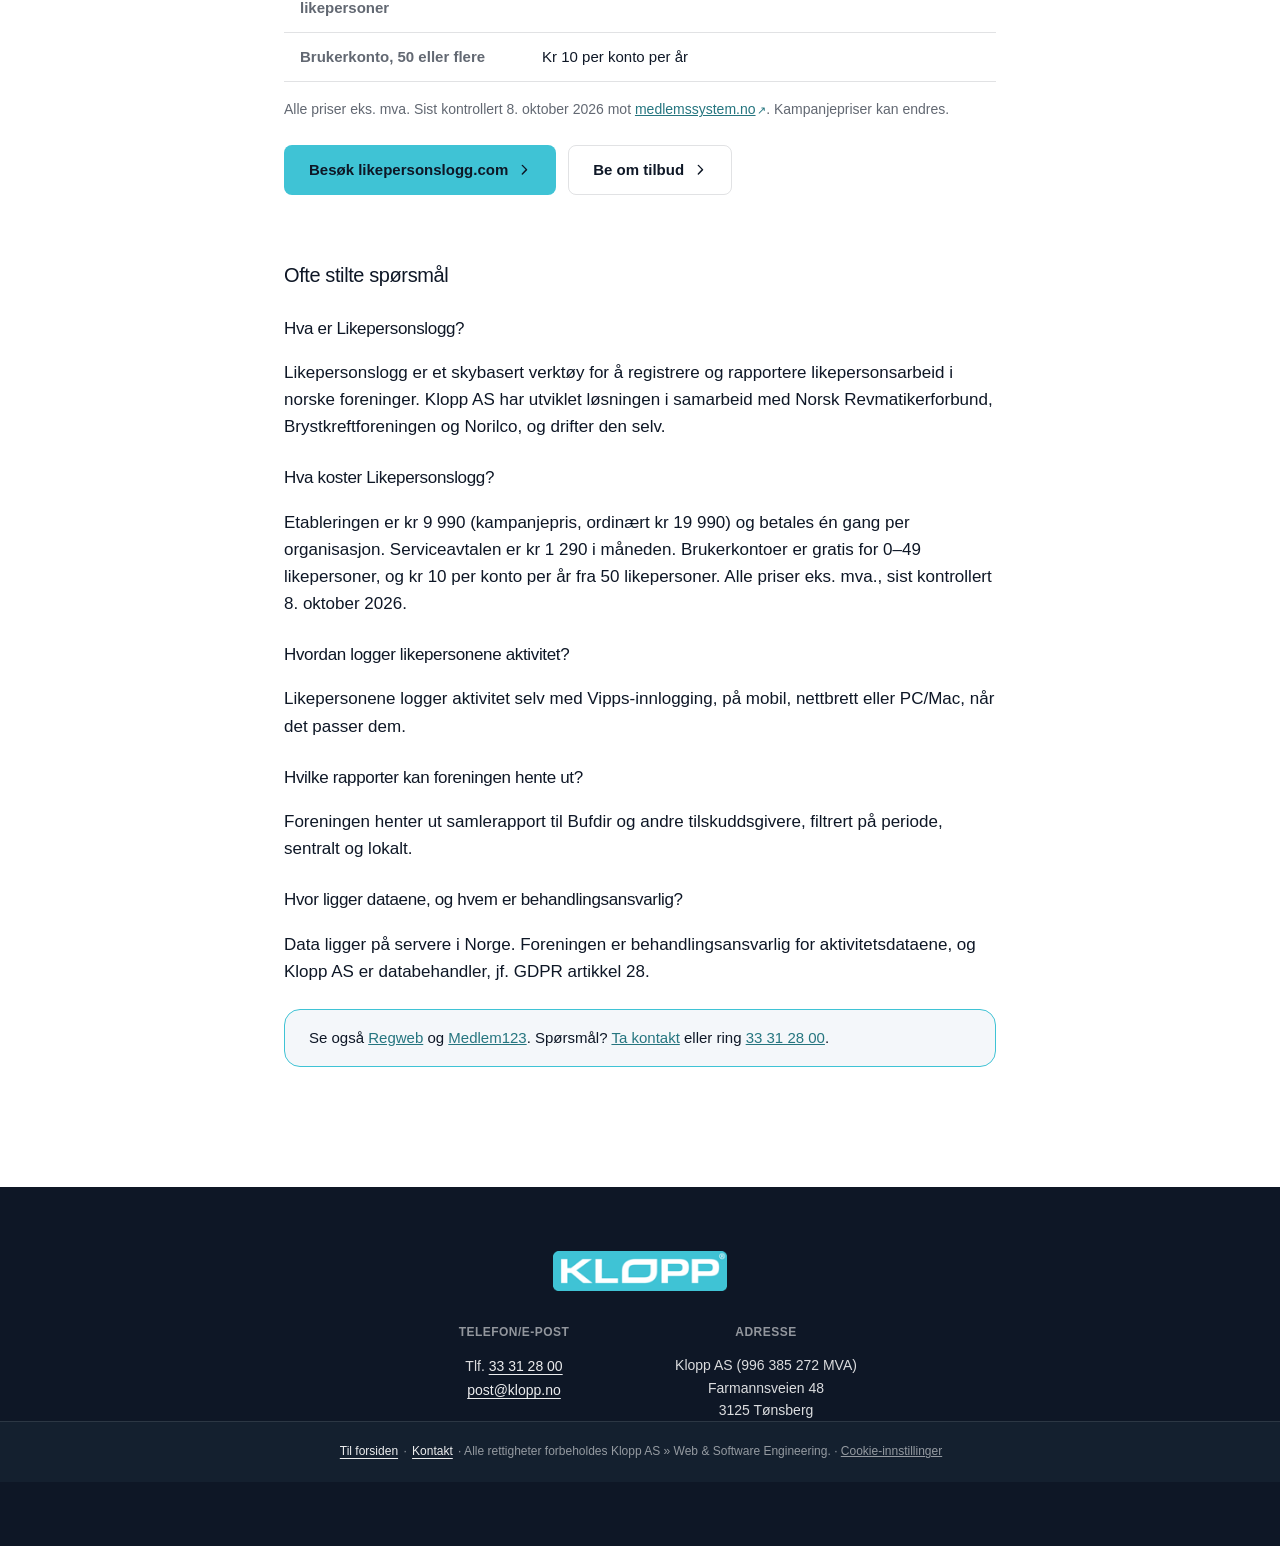
<file: likepersonslogg/index.html>
<!DOCTYPE html>
<html lang="nb">
    <head>
        <meta charset="utf-8" />
        <meta name="viewport" content="width=device-width, initial-scale=1, shrink-to-fit=no" />
        <meta name="description" content="Likepersonslogg er et skybasert verktøy for å registrere og rapportere likepersonsarbeid, med Bufdir-rapport. Etablering kr 9 990, serviceavtale kr 1 290/mnd." />
        <meta name="author" content="Klopp AS" />
        <link rel="canonical" href="https://klopp.no/likepersonslogg/" />
        <meta property="og:type" content="website" />
        <meta property="og:url" content="https://klopp.no/likepersonslogg/" />
        <meta property="og:title" content="Likepersonslogg — registrering og rapportering — Klopp AS" />
        <meta property="og:description" content="Likepersonslogg er et skybasert verktøy for å registrere og rapportere likepersonsarbeid, med Bufdir-rapport. Etablering kr 9 990, serviceavtale kr 1 290/mnd." />
        <meta property="og:image" content="https://klopp.no/assets/img/klopp-forsidebilde-2027-delingsbilde-1200x630.jpg" />
        <meta property="og:image:width" content="1200" />
        <meta property="og:image:height" content="630" />
        <meta property="og:image:type" content="image/jpeg" />
        <meta property="og:image:alt" content="Fire kolleger rundt et bord i et lyst kontor, med Regweb medlemssystem på en laptop og Klopp-logo på kaffekoppen" />
        <meta property="og:locale" content="nb_NO" />
        <meta name="twitter:card" content="summary_large_image" />
        <meta name="twitter:title" content="Likepersonslogg — registrering og rapportering — Klopp AS" />
        <meta name="twitter:description" content="Likepersonslogg er et skybasert verktøy for å registrere og rapportere likepersonsarbeid, med Bufdir-rapport. Etablering kr 9 990, serviceavtale kr 1 290/mnd." />
        <meta name="twitter:image" content="https://klopp.no/assets/img/klopp-forsidebilde-2027-delingsbilde-1200x630.jpg" />
        <meta name="twitter:image:alt" content="Fire kolleger rundt et bord i et lyst kontor, med Regweb medlemssystem på en laptop og Klopp-logo på kaffekoppen" />
        <meta name="color-scheme" content="light dark" />
        <meta name="referrer" content="strict-origin-when-cross-origin" />
        <meta http-equiv="Content-Security-Policy" content="default-src 'self'; script-src 'self' https://www.googletagmanager.com https://*.doubleclick.net; style-src 'self' 'unsafe-inline'; img-src 'self' data: https://www.google-analytics.com https://www.googletagmanager.com https://www.google.com https://googleads.g.doubleclick.net https://www.googleadservices.com https://*.doubleclick.net https://www.google.no; font-src 'self' data:; connect-src 'self' https://www.google-analytics.com https://region1.google-analytics.com https://*.google-analytics.com https://*.analytics.google.com https://www.googletagmanager.com https://www.google.com https://googleads.g.doubleclick.net https://www.googleadservices.com https://*.doubleclick.net https://www.google.no; base-uri 'self'; form-action 'self'; object-src 'none'; frame-src https://td.doubleclick.net https://www.googletagmanager.com https://*.doubleclick.net" />
        <script src="/js/theme-init.js"></script>
        <title>Likepersonslogg — registrering og rapportering — Klopp AS</title>
        <link rel="icon" type="image/x-icon" href="/assets/img/favicon.ico" />
        <link rel="apple-touch-icon" href="/assets/img/apple-touch-icon.png" />
        <meta name="theme-color" content="#ffffff" media="(prefers-color-scheme: light)" />
        <meta name="theme-color" content="#1b1a19" media="(prefers-color-scheme: dark)" />
        <link href="/css/site.css" rel="stylesheet" />
        <script type="application/ld+json">
        {
            "@context": "https://schema.org",
            "@type": "WebPage",
            "@id": "https://klopp.no/likepersonslogg/#webpage",
            "name": "Likepersonslogg — registrering og rapportering — Klopp AS",
            "url": "https://klopp.no/likepersonslogg/",
            "isPartOf": { "@id": "https://klopp.no/#website" },
            "inLanguage": "nb-NO"
        }
        </script>
        <script type="application/ld+json">
        {
            "@context": "https://schema.org",
            "@type": "BreadcrumbList",
            "itemListElement": [
                { "@type": "ListItem", "position": 1, "name": "Klopp AS", "item": "https://klopp.no/" },
                { "@type": "ListItem", "position": 2, "name": "Likepersonslogg", "item": "https://klopp.no/likepersonslogg/" }
            ]
        }
        </script>
        <script type="application/ld+json">
        {
            "@context": "https://schema.org",
            "@type": "FAQPage",
            "mainEntity": [
                {
                    "@type": "Question",
                    "name": "Hva er Likepersonslogg?",
                    "acceptedAnswer": {
                        "@type": "Answer",
                        "text": "Likepersonslogg er et skybasert verktøy for å registrere og rapportere likepersonsarbeid i norske foreninger. Klopp AS har utviklet løsningen i samarbeid med Norsk Revmatikerforbund, Brystkreftforeningen og Norilco, og drifter den selv."
                    }
                },
                {
                    "@type": "Question",
                    "name": "Hva koster Likepersonslogg?",
                    "acceptedAnswer": {
                        "@type": "Answer",
                        "text": "Etableringen er kr 9 990 (kampanjepris, ordinært kr 19 990) og betales én gang per organisasjon. Serviceavtalen er kr 1 290 i måneden. Brukerkontoer er gratis for 0–49 likepersoner, og kr 10 per konto per år fra 50 likepersoner. Alle priser eks. mva., sist kontrollert 8. oktober 2026."
                    }
                },
                {
                    "@type": "Question",
                    "name": "Hvordan logger likepersonene aktivitet?",
                    "acceptedAnswer": {
                        "@type": "Answer",
                        "text": "Likepersonene logger aktivitet selv med Vipps-innlogging, på mobil, nettbrett eller PC/Mac, når det passer dem."
                    }
                },
                {
                    "@type": "Question",
                    "name": "Hvilke rapporter kan foreningen hente ut?",
                    "acceptedAnswer": {
                        "@type": "Answer",
                        "text": "Foreningen henter ut samlerapport til Bufdir og andre tilskuddsgivere, filtrert på periode, sentralt og lokalt."
                    }
                },
                {
                    "@type": "Question",
                    "name": "Hvor ligger dataene, og hvem er behandlingsansvarlig?",
                    "acceptedAnswer": {
                        "@type": "Answer",
                        "text": "Data ligger på servere i Norge. Foreningen er behandlingsansvarlig for aktivitetsdataene, og Klopp AS er databehandler, jf. GDPR artikkel 28."
                    }
                }
            ]
        }
        </script>
        <style>
            .legal-page {
                max-width: 760px;
                margin: 0 auto;
                padding: calc(var(--nav-height) + var(--space-8)) var(--space-5) var(--space-9);
            }
            .legal-page h1 {
                font-size: clamp(1.75rem, 3vw, 2.5rem);
                letter-spacing: -0.02em;
            }
            .legal-page .legal-updated {
                color: var(--color-text-secondary);
                font-size: 14px;
                margin: var(--space-2) 0 var(--space-8);
            }
            .legal-page h3.faq-q { font-size: 17px; margin: var(--space-5) 0 var(--space-2); }
            .shot-grid { display: grid; grid-template-columns: repeat(2, minmax(0, 1fr)); gap: var(--space-5); margin: var(--space-5) 0; align-items: start; }
            @media (max-width: 640px) { .shot-grid { grid-template-columns: minmax(0, 1fr); } }
            .shot-grid figure { margin: 0; }
            .shot-grid img { display: block; width: 100%; height: auto; border-radius: var(--radius-md); border: 1px solid var(--color-border); }
            .shot-grid figcaption { font-size: 14px; color: var(--color-text-secondary); margin-top: var(--space-2); }
            .legal-page h2 { scroll-margin-top: calc(var(--nav-height) + var(--space-4)); }
            .ex-note { font-size: 14px; color: var(--color-text-secondary); }
            .prod-hero-img { display: block; width: 100%; height: auto; border-radius: var(--radius-md); border: 1px solid var(--color-border); margin: var(--space-5) 0; }
            .ex-grid { display: grid; grid-template-columns: repeat(2, minmax(0, 1fr)); gap: var(--space-4); margin: var(--space-5) 0; }
            @media (max-width: 640px) { .ex-grid { grid-template-columns: minmax(0, 1fr); } }
            .ex-card { background: var(--color-bg-elevated); border: 1px solid var(--color-border); border-radius: var(--radius-md); padding: var(--space-4) var(--space-5); }
            .ex-card h3 { font-size: 16px; margin: 0 0 var(--space-2); }
            .ex-card p, .ex-card ul { margin: 0; font-size: 15px; }
            .ex-card ul { padding-left: 1.1em; }
            .ex-table { width: 100%; border-collapse: collapse; font-size: 15px; margin: var(--space-4) 0; }
            .ex-table th, .ex-table td { text-align: left; vertical-align: top; padding: var(--space-3) var(--space-4); border-bottom: 1px solid var(--color-border); }
            .ex-table thead th { color: var(--color-text); font-size: 14px; border-bottom: 2px solid var(--color-border); }
            .ex-table tbody th { width: 34%; color: var(--color-text-secondary); font-weight: 600; }
            @media (max-width: 600px) {
                .ex-table, .ex-table tbody, .ex-table tr, .ex-table th, .ex-table td { display: block; width: auto; }
                .ex-table thead { display: none; }
                .ex-table tr { border-bottom: 1px solid var(--color-border); padding: var(--space-3) 0; }
                .ex-table tbody th { border: 0; padding: 0 var(--space-2) var(--space-1); width: auto; }
                .ex-table td { border: 0; padding: var(--space-1) var(--space-2); }
                .ex-table-cmp td::before { content: attr(data-label) ": "; font-weight: 600; color: var(--color-text-secondary); }
            }
            .prod-actions { display: flex; flex-wrap: wrap; gap: var(--space-3); margin: var(--space-5) 0; }
            .prod-actions .teaser-card-btn { width: auto; }
            @media (max-width: 480px) { .prod-actions .teaser-card-btn { width: 100%; } }
            .legal-page h2 {
                font-size: 20px;
                margin-top: var(--space-8);
                margin-bottom: var(--space-3);
            }
            .legal-page p, .legal-page li { line-height: 1.6; }
            .legal-page ul { padding-left: 1.2em; }
            .legal-page li { margin-bottom: var(--space-2); }
            .legal-page .legal-box {
                background: var(--color-bg-elevated);
                border: 1px solid var(--accent-blue);
                border-radius: var(--radius-md);
                padding: var(--space-4) var(--space-5);
                margin: var(--space-5) 0;
                font-size: 15px;
            }
            .lp-hero-mockup { display: block; width: 100%; height: auto; margin: var(--space-5) 0 var(--space-4); }
            .lp-partners { text-align: center; margin: 0 0 var(--space-6); padding: var(--space-4) 0; border-top: 1px solid var(--color-border); border-bottom: 1px solid var(--color-border); }
            .lp-partners-label { margin: 0 0 var(--space-3); font-size: 12px; letter-spacing: .08em; text-transform: uppercase; color: var(--color-text-secondary); }
            .lp-partners-logos { list-style: none; margin: 0; padding: 0; display: flex; flex-wrap: wrap; justify-content: center; align-items: center; gap: var(--space-4) var(--space-7); }
            .lp-partners-logos li { margin: 0; }
            .lp-partners-logos img { display: block; height: 28px; width: auto; opacity: .75; }
            :root[data-theme="dark"] .lp-partners-logos img { filter: invert(1); opacity: .85; }
            :root:not([data-theme="light"]) .lp-partners-logos img { filter: invert(1); opacity: .85; }
            :root[data-theme="light"] .lp-partners-logos img { filter: none; opacity: .75; }
            @media (max-width: 480px) { .lp-partners-logos img { height: 22px; } .lp-partners-logos { gap: var(--space-3) var(--space-5); } }
            .role-tree { list-style: none; margin: var(--space-5) 0; padding: 0; }
            .role-tree li { display: flex; gap: var(--space-4); align-items: flex-start; position: relative; margin: 0 0 var(--space-3); padding: var(--space-4) var(--space-5); background: var(--color-bg-elevated); border: 1px solid var(--color-border); border-radius: var(--radius-md); }
            .role-tree .role-l2 { margin-left: var(--space-6); }
            .role-tree .role-l3 { margin-left: calc(var(--space-6) * 2); }
            .role-tree .role-l4 { margin-left: calc(var(--space-6) * 3); }
            .role-tree .role-l2::before, .role-tree .role-l3::before, .role-tree .role-l4::before { content: ""; position: absolute; left: calc(var(--space-5) * -1); top: -13px; width: calc(var(--space-5) - 4px); height: 38px; border-left: 2px solid var(--color-border); border-bottom: 2px solid var(--color-border); border-bottom-left-radius: 8px; }
            .role-tree .role-icon { flex: none; display: inline-flex; align-items: center; justify-content: center; width: 46px; height: 46px; border-radius: 12px; background: var(--color-bg); border: 1px solid var(--color-border); color: var(--accent-text, var(--color-text)); }
            .role-tree .role-l1 .role-icon { color: #a87a00; }
            :root[data-theme="dark"] .role-tree .role-l1 .role-icon { color: #f0c24d; }
            :root:not([data-theme="light"]) .role-tree .role-l1 .role-icon { color: #f0c24d; }
            .role-tree h3 { margin: 0 0 var(--space-1); font-size: 17px; }
            .role-tree p { margin: 0; font-size: 15px; }
            @media (max-width: 600px) { .role-tree .role-l2 { margin-left: var(--space-4); } .role-tree .role-l3 { margin-left: calc(var(--space-4) * 2); } .role-tree .role-l4 { margin-left: calc(var(--space-4) * 3); } .role-tree li { padding: var(--space-3) var(--space-4); } .role-tree .role-l2::before, .role-tree .role-l3::before, .role-tree .role-l4::before { left: -10px; width: 8px; } }
            .browser-frame { border: 1px solid var(--color-border); border-radius: var(--radius-md); overflow: hidden; background: var(--color-bg-elevated); box-shadow: 0 1px 2px var(--shadow-color, rgba(0,0,0,.06)), 0 18px 36px -22px var(--shadow-color, rgba(0,0,0,.35)); }
            .browser-frame img { display: block; width: 100%; height: auto; }
            .browser-bar { display: flex; align-items: center; gap: 6px; padding: 9px 12px; border-bottom: 1px solid var(--color-border); background: var(--color-bg); }
            .browser-bar i { width: 10px; height: 10px; border-radius: 50%; background: var(--color-border); display: block; }
            .browser-bar span { margin-left: var(--space-3); font-size: 12px; color: var(--color-text-secondary); background: var(--color-bg-elevated); border: 1px solid var(--color-border); border-radius: 999px; padding: 2px 14px; }
            .navbar-brand-logo { height: 40px; width: auto; display: block; }
            .footer-brand-logo { height: 40px; width: auto; }
            .footer-grid-compact {
                grid-template-columns: repeat(2, minmax(0, 220px));
                justify-content: center;
            }
            @media (max-width: 767px) { .footer-grid-compact { grid-template-columns: 1fr; justify-content: normal; } }
        </style>
    </head>
    <body>
        <a class="skip-link" href="#main">Hopp til innhold</a>
        <nav class="navbar">
            <div class="container">
                <a class="navbar-brand" href="/"><picture><source srcset="/assets/img/Klopp_logo_ink_R_w600.webp" type="image/webp" /><img src="/assets/img/Klopp_logo_ink_R_w600.png" alt="Klopp AS" class="navbar-brand-logo" width="600" height="138" /></picture></a>
                <div class="navbar-actions">
                    <a class="navbar-link" href="/#om-oss">Om oss</a>
                    <a class="navbar-link" href="/#produkter">Produkter</a>
                    <a class="navbar-link" href="/support/">Support</a>
                    <a class="navbar-link" href="/kontakt.html">Kontakt oss</a>
                    <a class="navbar-link navbar-link-highlight" href="https://medlemssystem.no/" target="_blank" rel="noopener">Kampanjer <svg class="icon" viewBox="0 0 16 16" width="1em" height="1em" fill="currentColor" aria-hidden="true"><path d="M6.5 2.75A.75.75 0 0 1 7.25 2H13a.75.75 0 0 1 .75.75v5.75a.75.75 0 0 1-1.5 0V4.56L4.28 12.53a.75.75 0 0 1-1.06-1.06L11.19 3.5H7.25a.75.75 0 0 1-.75-.75Z"/><path d="M2.75 4.5A.75.75 0 0 1 3.5 3.75h3a.75.75 0 0 1 0 1.5h-2.25v7h7V10a.75.75 0 0 1 1.5 0v3a.75.75 0 0 1-.75.75h-8.5a.75.75 0 0 1-.75-.75v-8.5Z"/></svg><span class="sr-only">(åpner medlemssystem.no i ny fane)</span></a>
                    <button class="theme-toggle" id="themeToggle" type="button" aria-label="Bytt mellom lyst og mørkt utseende" aria-pressed="false">
                        <span class="theme-toggle-icon" aria-hidden="true"><svg class="icon" viewBox="0 0 16 16" width="1em" height="1em" fill="currentColor"><path d="M9.5 1.5a6.5 6.5 0 1 0 5 10.9A7 7 0 0 1 9.5 1.5Z"/></svg></span>
                    </button>
                </div>
            </div>
        </nav>

        <main class="legal-page" id="main">
            <h1>Likepersonslogg: registrering og rapportering av likepersonsarbeid</h1>
            <p>Likepersonslogg er et skybasert verktøy for å registrere og rapportere likepersonsarbeid i norske foreninger. Klopp AS har utviklet løsningen i samarbeid med Norsk Revmatikerforbund, Brystkreftforeningen og Norilco, og drifter den selv. Likepersonene logger aktivitet selv med Vipps-innlogging på mobil, nettbrett eller datamaskin, og foreningen henter ut samlerapport til Bufdir og andre tilskuddsgivere. Data ligger på servere i Norge.</p>
            <picture><source type="image/webp" srcset="/assets/img/products/likepersonslogg-mockup-760.webp 760w, /assets/img/products/likepersonslogg-mockup.webp 1380w" sizes="(max-width: 760px) 100vw, 760px"><img class="lp-hero-mockup" src="/assets/img/products/likepersonslogg-mockup.png" alt="Likepersonslogg på bærbar PC og smarttelefon: rapport over aktiviteter til Bufdir og skjema for å registrere en aktivitet (eksempeldata)" width="1380" height="860" fetchpriority="high" /></picture>
            <div class="lp-partners">
                <p class="lp-partners-label">Utviklet i samarbeid med og brukt av</p>
                <ul class="lp-partners-logos">
                    <li><img src="/assets/img/logos/partnere/revmatiker.png" alt="Norsk Revmatikerforbund" width="634" height="96" loading="lazy" /></li>
                    <li><img src="/assets/img/logos/partnere/brystkreftforeningen.png" alt="Brystkreftforeningen" width="575" height="200" loading="lazy" /></li>
                    <li><img src="/assets/img/logos/partnere/norilco.png" alt="Norilco" width="368" height="96" loading="lazy" /></li>
                </ul>
            </div>
            <h2>Dette får dere</h2>
            <div class="ex-grid">
                <section class="ex-card"><h3>Vipps-innlogging for alle</h3><p>Likepersonene logger inn med Vipps.</p></section>
                <section class="ex-card"><h3>Bufdir-rapport</h3><p>Hent ut rapportene dere trenger til Bufdir og andre instanser dere søker tilskudd fra.</p></section>
                <section class="ex-card"><h3>Logg hvor som helst</h3><p>Mobil, nettbrett og PC/Mac. Likepersonene logger selv, når det passer dem.</p></section>
                <section class="ex-card"><h3>Bygg selv</h3><p>Dere velger selv hvilke valgfrie felt som er relevante for organisasjonen.</p></section>
                <section class="ex-card"><h3>Full oversikt, sentralt og lokalt</h3><p>Organisasjonen ser all logget aktivitet, og lokale ledere ser alt som er registrert lokalt, filtrert på periode.</p></section>
                <section class="ex-card"><h3>Se hvem som er aktive</h3><p>Filtrer likepersoner med og uten aktivitet i en periode, og følg opp de som er stille.</p></section>
                <section class="ex-card"><h3>Trygt og GDPR-klart</h3><p>Alle innlogginger logges, personvernerklæringen godkjennes med versjon og dato, og dobbel autentisering kan slås på.</p></section>
                <section class="ex-card"><h3>Omorganisering uten hodepine</h3><p>Flytt eller slå sammen avdelinger, og angre siste endring.</p></section>
                <section class="ex-card"><h3>Tilpasset organisasjonen</h3><p>Egen innloggingsside med organisasjonens navn, bakgrunn og velkomsttekst, egne rollenavn og norsk eller engelsk.</p></section>
                <section class="ex-card"><h3>Ingen grense på antall oppdrag</h3><p>Likepersonene registrerer så mange oppdrag de vil.</p></section>
            </div>
            <h2>Roller i Likepersonslogg</h2>
            <ol class="role-tree" aria-label="Rollene i Likepersonslogg, fra høyeste til laveste nivå">
                <li class="role-l1"><span class="role-icon"><svg viewBox="0 0 24 24" width="26" height="26" fill="none" stroke="currentColor" stroke-width="1.8" stroke-linecap="round" stroke-linejoin="round" aria-hidden="true" focusable="false"><path d="M3 8l4.5 4L12 5l4.5 7L21 8l-2 11H5z"/><path d="M5 19h14"/></svg></span><div><h3>Foreningsadmin</h3><p>Kan sette opp alt i organisasjonen, med full oversikt over all aktivitet som er logget sentralt.</p></div></li>
                <li class="role-l2"><span class="role-icon"><svg viewBox="0 0 24 24" width="26" height="26" fill="none" stroke="currentColor" stroke-width="1.8" stroke-linecap="round" stroke-linejoin="round" aria-hidden="true" focusable="false"><path d="M12 21s7-6.2 7-11.5A7 7 0 0 0 5 9.5C5 14.8 12 21 12 21z"/><circle cx="12" cy="9.5" r="2.4"/></svg></span><div><h3>Likepersonsleder admin (fylkesveileder)</h3><p>Samme visning som foreningsadmin, men avgrenset til utvalgte avdelinger og uten tilgang til innstillinger. Kan behandle likepersoner og likepersonsledere i underavdelinger.</p></div></li>
                <li class="role-l3"><span class="role-icon"><svg viewBox="0 0 24 24" width="26" height="26" fill="none" stroke="currentColor" stroke-width="1.8" stroke-linecap="round" stroke-linejoin="round" aria-hidden="true" focusable="false"><circle cx="9" cy="8" r="3.2"/><path d="M3 20c.5-3.5 3-5.5 6-5.5s5.5 2 6 5.5"/><circle cx="17" cy="9" r="2.4"/><path d="M16.5 14.6c2.6.2 4.2 1.9 4.5 4.4"/></svg></span><div><h3>Likepersonsleder</h3><p>Kan behandle likepersoner i underavdelinger.</p></div></li>
                <li class="role-l4"><span class="role-icon"><svg viewBox="0 0 24 24" width="26" height="26" fill="none" stroke="currentColor" stroke-width="1.8" stroke-linecap="round" stroke-linejoin="round" aria-hidden="true" focusable="false"><circle cx="12" cy="8" r="3.6"/><path d="M5 20c.6-4 3.4-6 7-6s6.4 2 7 6"/></svg></span><div><h3>Likeperson</h3><p>Kan logge sin egen aktivitet.</p></div></li>
            </ol>
            <h2>Slik ser det ut</h2>
            <div class="shot-grid">
                <figure>
                    <div class="browser-frame"><div class="browser-bar" aria-hidden="true"><i></i><i></i><i></i><span>likepersonslogg.com</span></div><picture><source type="image/webp" srcset="/assets/img/products/likepersonslogg-sentralt.webp" /><img src="/assets/img/products/likepersonslogg-sentralt.jpg" alt="Foreningsadmin sin aktivitetsoversikt i Likepersonslogg, med datofilter" width="900" height="487" loading="lazy" /></picture></div>
                    <figcaption>Sentralt: foreningsadmin ser all aktivitet og filtrerer på periode og likeperson.</figcaption>
                </figure>
                <figure>
                    <div class="browser-frame"><div class="browser-bar" aria-hidden="true"><i></i><i></i><i></i><span>likepersonslogg.com</span></div><picture><source type="image/webp" srcset="/assets/img/products/likepersonslogg-likepersoner.webp" /><img src="/assets/img/products/likepersonslogg-likepersoner.jpg" alt="Likeperson sin liste over egne aktiviteter i Likepersonslogg" width="900" height="617" loading="lazy" /></picture></div>
                    <figcaption>Likeperson: hver likeperson logger og ser sine egne aktiviteter.</figcaption>
                </figure>
            </div>
            <h2>Pris</h2>
            <table class="ex-table"><thead><tr><th scope="col">Hva</th><th scope="col">Pris</th></tr></thead><tbody><tr><th scope="row">Etablering, engangsgebyr</th><td>Kr&nbsp;9&nbsp;990 <span class="ex-note">(kampanje, ordinært kr&nbsp;19&nbsp;990)</span>, betales én gang per organisasjon</td></tr><tr><th scope="row">Serviceavtale</th><td>Kr&nbsp;1&nbsp;290 per måned</td></tr><tr><th scope="row">Brukerkonto, 0–49 likepersoner</th><td>Gratis</td></tr><tr><th scope="row">Brukerkonto, 50 eller flere</th><td>Kr&nbsp;10 per konto per år</td></tr></tbody></table>
            <p class="ex-note">Alle priser eks. mva. Sist kontrollert 8. oktober 2026 mot <a href="https://medlemssystem.no/" target="_blank" rel="noopener">medlemssystem.no<span class="sr-only"> (åpner i ny fane)</span></a>. Kampanjepriser kan endres.</p>
            <div class="prod-actions"><a class="teaser-card-btn teaser-card-btn-primary" href="https://likepersonslogg.com/" target="_blank" rel="noopener">Besøk likepersonslogg.com <svg class="icon" viewBox="0 0 16 16" width="1em" height="1em" fill="currentColor" aria-hidden="true"><path d="M6.22 3.22a.75.75 0 0 1 1.06 0l4.5 4.5a.75.75 0 0 1 0 1.06l-4.5 4.5a.75.75 0 1 1-1.06-1.06L10.19 8 6.22 4.03a.75.75 0 0 1 0-1.06Z"/></svg><span class="sr-only"> (åpner i ny fane)</span></a><a class="teaser-card-btn teaser-card-btn-secondary" href="/kontakt.html">Be om tilbud <svg class="icon" viewBox="0 0 16 16" width="1em" height="1em" fill="currentColor" aria-hidden="true"><path d="M6.22 3.22a.75.75 0 0 1 1.06 0l4.5 4.5a.75.75 0 0 1 0 1.06l-4.5 4.5a.75.75 0 1 1-1.06-1.06L10.19 8 6.22 4.03a.75.75 0 0 1 0-1.06Z"/></svg></a></div>
            <h2>Ofte stilte spørsmål</h2>
            <h3 class="faq-q">Hva er Likepersonslogg?</h3>
            <p>Likepersonslogg er et skybasert verktøy for å registrere og rapportere likepersonsarbeid i norske foreninger. Klopp AS har utviklet løsningen i samarbeid med Norsk Revmatikerforbund, Brystkreftforeningen og Norilco, og drifter den selv.</p>
            <h3 class="faq-q">Hva koster Likepersonslogg?</h3>
            <p>Etableringen er kr&nbsp;9&nbsp;990 (kampanjepris, ordinært kr&nbsp;19&nbsp;990) og betales én gang per organisasjon. Serviceavtalen er kr&nbsp;1&nbsp;290 i måneden. Brukerkontoer er gratis for 0–49 likepersoner, og kr&nbsp;10 per konto per år fra 50 likepersoner. Alle priser eks. mva., sist kontrollert 8. oktober 2026.</p>
            <h3 class="faq-q">Hvordan logger likepersonene aktivitet?</h3>
            <p>Likepersonene logger aktivitet selv med Vipps-innlogging, på mobil, nettbrett eller PC/Mac, når det passer dem.</p>
            <h3 class="faq-q">Hvilke rapporter kan foreningen hente ut?</h3>
            <p>Foreningen henter ut samlerapport til Bufdir og andre tilskuddsgivere, filtrert på periode, sentralt og lokalt.</p>
            <h3 class="faq-q">Hvor ligger dataene, og hvem er behandlingsansvarlig?</h3>
            <p>Data ligger på servere i Norge. Foreningen er behandlingsansvarlig for aktivitetsdataene, og Klopp AS er databehandler, jf. GDPR artikkel 28.</p>
            <div class="legal-box">Se også <a href="/regweb/">Regweb</a> og <a href="/medlem123/">Medlem123</a>. Spørsmål? <a href="/kontakt.html">Ta kontakt</a> eller ring <a href="tel:+4733312800">33 31 28 00</a>.</div>
        </main>

        <footer class="site-footer">
            <div class="container">
                <div class="footer-brand"><img src="/assets/img/Klopp_logo_ink_R_w200.png" alt="Klopp AS" class="footer-brand-logo" width="200" height="46" /></div>
                <div class="footer-grid footer-grid-compact">
                    <div>
                        <h3>Telefon/e-post</h3>
                        <p>Tlf. <a href="tel:+4733312800">33 31 28 00</a><br /><a href="mailto:post@klopp.no">post@klopp.no</a></p>
                    </div>
                    <div>
                        <h3>Adresse</h3>
                        <p>Klopp AS (996&nbsp;385&nbsp;272 MVA)<br />Farmannsveien 48<br />3125 Tønsberg</p>
                    </div>
                </div>
            </div>
            <div class="copyright">
                <div class="container">
                    <a href="/">Til forsiden</a> · <a href="/kontakt.html">Kontakt</a> · Alle rettigheter forbeholdes Klopp AS » Web &amp; Software Engineering.
                </div>
            </div>
        </footer>

        <script src="/js/site.js"></script>
        <script src="/js/consent.js" defer></script>
    </body>
</html>
</file>
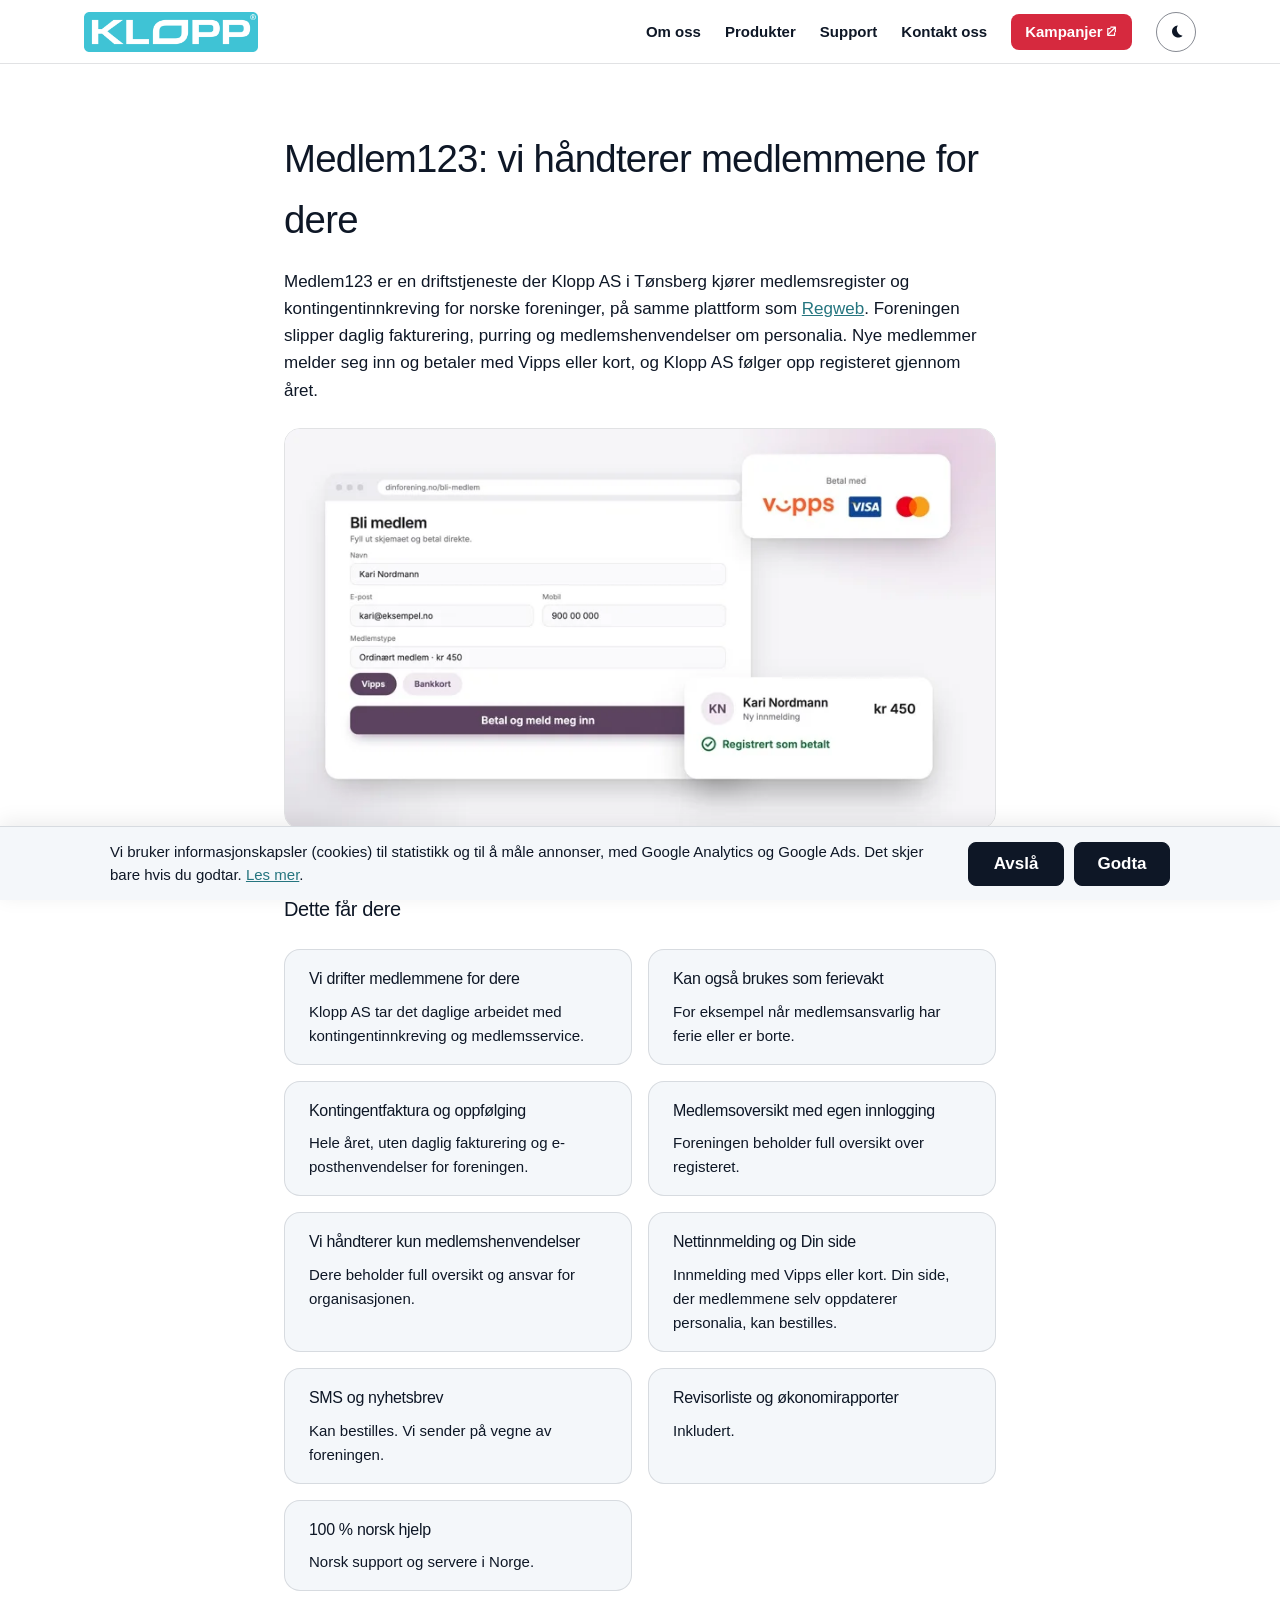
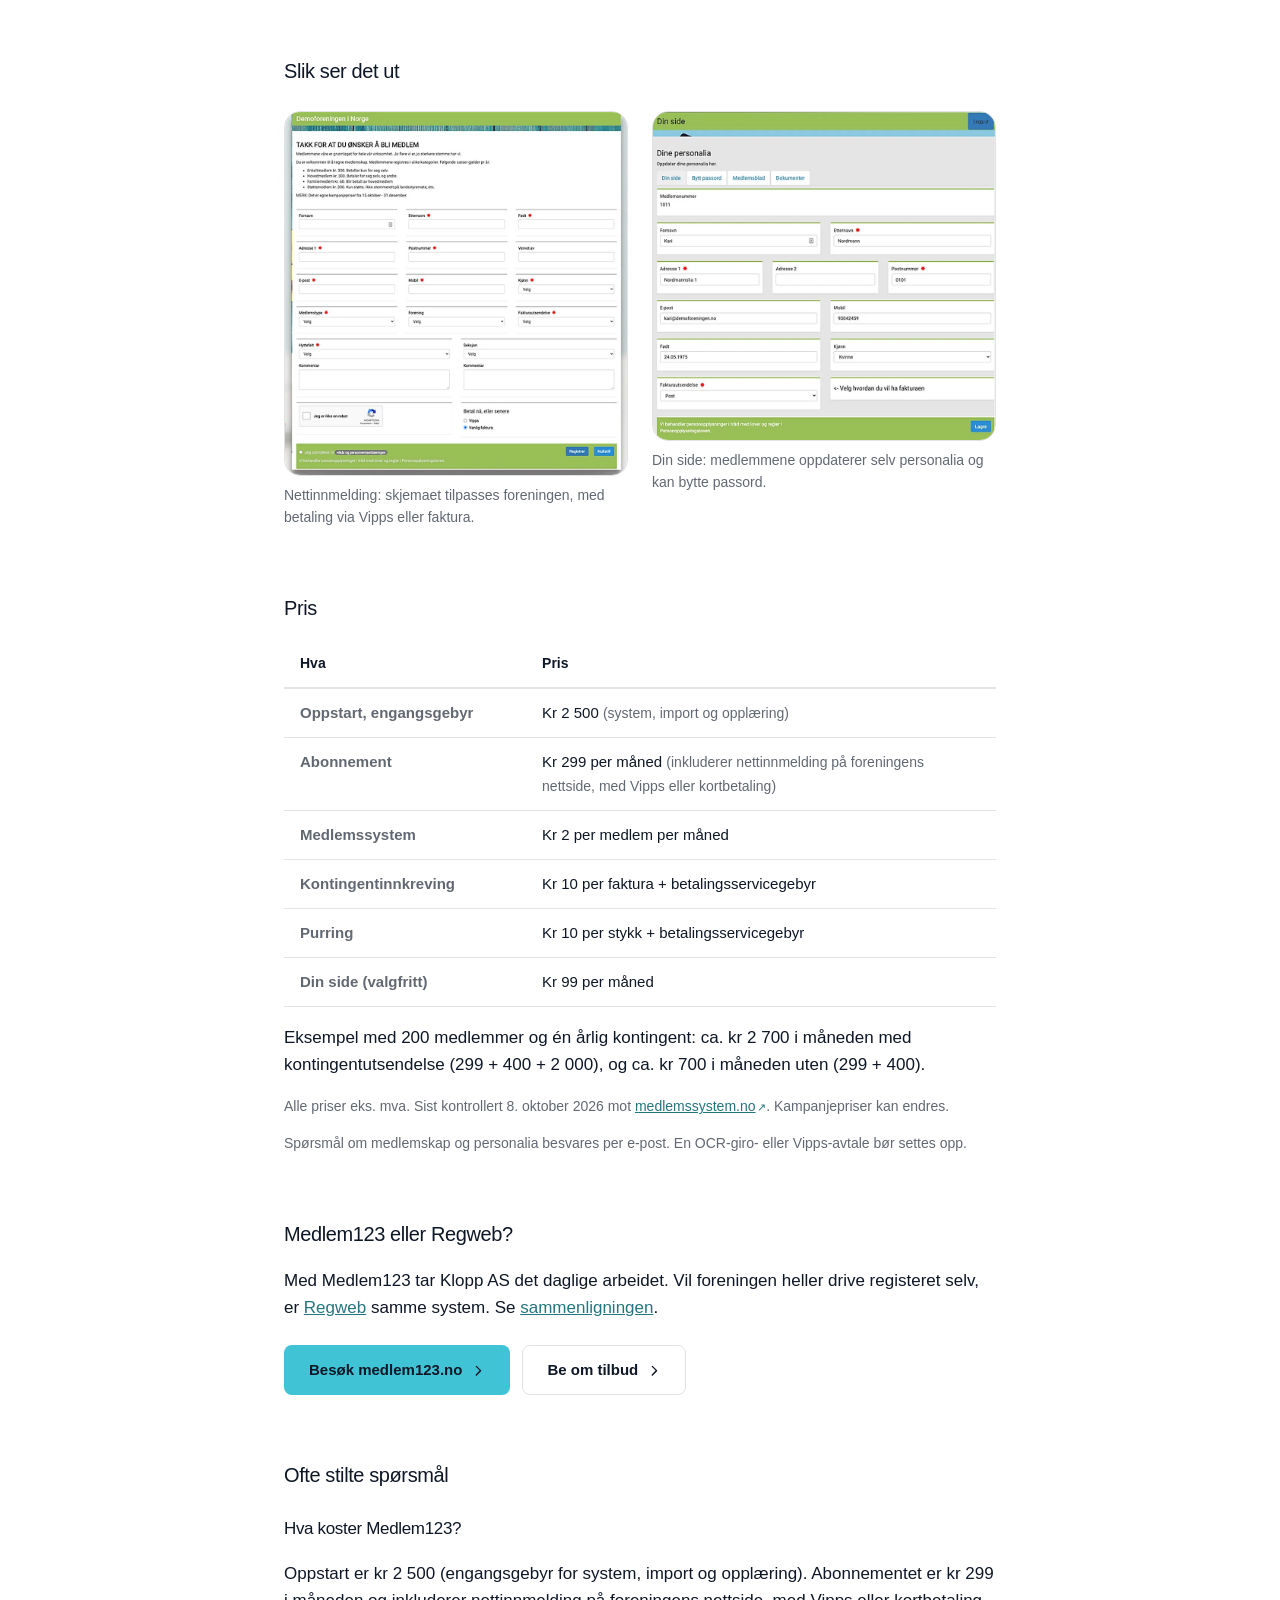
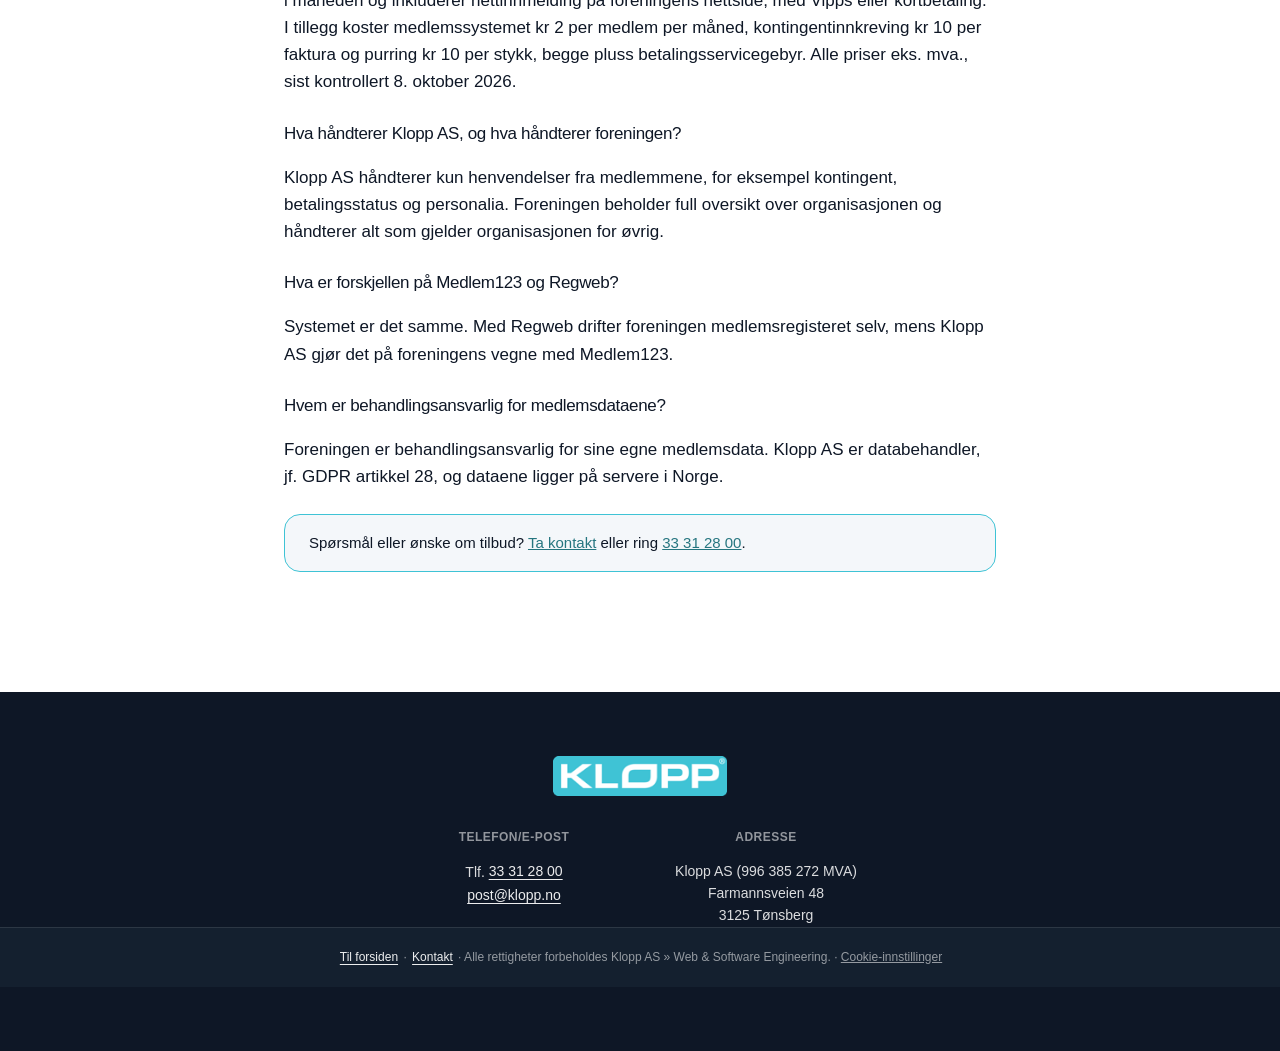
<file: medlem123/index.html>
<!DOCTYPE html>
<html lang="nb">
    <head>
        <meta charset="utf-8" />
        <meta name="viewport" content="width=device-width, initial-scale=1, shrink-to-fit=no" />
        <meta name="description" content="Medlem123: Klopp AS kjører medlemsregister og kontingentinnkreving for foreningen, på samme system som Regweb. Oppstart kr 2 500, abonnement kr 299/mnd." />
        <meta name="author" content="Klopp AS" />
        <link rel="canonical" href="https://klopp.no/medlem123/" />
        <meta property="og:type" content="website" />
        <meta property="og:url" content="https://klopp.no/medlem123/" />
        <meta property="og:title" content="Medlem123 — vi håndterer medlemmene for dere — Klopp AS" />
        <meta property="og:description" content="Medlem123: Klopp AS kjører medlemsregister og kontingentinnkreving for foreningen, på samme system som Regweb. Oppstart kr 2 500, abonnement kr 299/mnd." />
        <meta property="og:image" content="https://klopp.no/assets/img/klopp-forsidebilde-2027-delingsbilde-1200x630.jpg" />
        <meta property="og:image:width" content="1200" />
        <meta property="og:image:height" content="630" />
        <meta property="og:image:type" content="image/jpeg" />
        <meta property="og:image:alt" content="Fire kolleger rundt et bord i et lyst kontor, med Regweb medlemssystem på en laptop og Klopp-logo på kaffekoppen" />
        <meta property="og:locale" content="nb_NO" />
        <meta name="twitter:card" content="summary_large_image" />
        <meta name="twitter:title" content="Medlem123 — vi håndterer medlemmene for dere — Klopp AS" />
        <meta name="twitter:description" content="Medlem123: Klopp AS kjører medlemsregister og kontingentinnkreving for foreningen, på samme system som Regweb. Oppstart kr 2 500, abonnement kr 299/mnd." />
        <meta name="twitter:image" content="https://klopp.no/assets/img/klopp-forsidebilde-2027-delingsbilde-1200x630.jpg" />
        <meta name="twitter:image:alt" content="Fire kolleger rundt et bord i et lyst kontor, med Regweb medlemssystem på en laptop og Klopp-logo på kaffekoppen" />
        <meta name="color-scheme" content="light dark" />
        <meta name="referrer" content="strict-origin-when-cross-origin" />
        <meta http-equiv="Content-Security-Policy" content="default-src 'self'; script-src 'self' https://www.googletagmanager.com https://*.doubleclick.net; style-src 'self' 'unsafe-inline'; img-src 'self' data: https://www.google-analytics.com https://www.googletagmanager.com https://www.google.com https://googleads.g.doubleclick.net https://www.googleadservices.com https://*.doubleclick.net https://www.google.no; font-src 'self' data:; connect-src 'self' https://www.google-analytics.com https://region1.google-analytics.com https://*.google-analytics.com https://*.analytics.google.com https://www.googletagmanager.com https://www.google.com https://googleads.g.doubleclick.net https://www.googleadservices.com https://*.doubleclick.net https://www.google.no; base-uri 'self'; form-action 'self'; object-src 'none'; frame-src https://td.doubleclick.net https://www.googletagmanager.com https://*.doubleclick.net" />
        <script src="/js/theme-init.js"></script>
        <title>Medlem123 — vi håndterer medlemmene for dere — Klopp AS</title>
        <link rel="icon" type="image/x-icon" href="/assets/img/favicon.ico" />
        <link rel="apple-touch-icon" href="/assets/img/apple-touch-icon.png" />
        <meta name="theme-color" content="#ffffff" media="(prefers-color-scheme: light)" />
        <meta name="theme-color" content="#1b1a19" media="(prefers-color-scheme: dark)" />
        <link href="/css/site.css" rel="stylesheet" />
        <script type="application/ld+json">
        {
            "@context": "https://schema.org",
            "@type": "WebPage",
            "@id": "https://klopp.no/medlem123/#webpage",
            "name": "Medlem123 — vi håndterer medlemmene for dere — Klopp AS",
            "url": "https://klopp.no/medlem123/",
            "isPartOf": { "@id": "https://klopp.no/#website" },
            "inLanguage": "nb-NO"
        }
        </script>
        <script type="application/ld+json">
        {
            "@context": "https://schema.org",
            "@type": "BreadcrumbList",
            "itemListElement": [
                { "@type": "ListItem", "position": 1, "name": "Klopp AS", "item": "https://klopp.no/" },
                { "@type": "ListItem", "position": 2, "name": "Medlem123", "item": "https://klopp.no/medlem123/" }
            ]
        }
        </script>
        <script type="application/ld+json">
        {
            "@context": "https://schema.org",
            "@type": "FAQPage",
            "mainEntity": [
                {
                    "@type": "Question",
                    "name": "Hva koster Medlem123?",
                    "acceptedAnswer": {
                        "@type": "Answer",
                        "text": "Oppstart er kr 2 500 (engangsgebyr for system, import og opplæring). Abonnementet er kr 299 i måneden og inkluderer nettinnmelding på foreningens nettside, med Vipps eller kortbetaling. I tillegg koster medlemssystemet kr 2 per medlem per måned, kontingentinnkreving kr 10 per faktura og purring kr 10 per stykk, begge pluss betalingsservicegebyr. Alle priser eks. mva., sist kontrollert 8. oktober 2026."
                    }
                },
                {
                    "@type": "Question",
                    "name": "Hva håndterer Klopp AS, og hva håndterer foreningen?",
                    "acceptedAnswer": {
                        "@type": "Answer",
                        "text": "Klopp AS håndterer kun henvendelser fra medlemmene, for eksempel kontingent, betalingsstatus og personalia. Foreningen beholder full oversikt over organisasjonen og håndterer alt som gjelder organisasjonen for øvrig."
                    }
                },
                {
                    "@type": "Question",
                    "name": "Hva er forskjellen på Medlem123 og Regweb?",
                    "acceptedAnswer": {
                        "@type": "Answer",
                        "text": "Systemet er det samme. Med Regweb drifter foreningen medlemsregisteret selv, mens Klopp AS gjør det på foreningens vegne med Medlem123."
                    }
                },
                {
                    "@type": "Question",
                    "name": "Hvem er behandlingsansvarlig for medlemsdataene?",
                    "acceptedAnswer": {
                        "@type": "Answer",
                        "text": "Foreningen er behandlingsansvarlig for sine egne medlemsdata. Klopp AS er databehandler, jf. GDPR artikkel 28, og dataene ligger på servere i Norge."
                    }
                }
            ]
        }
        </script>
        <style>
            .legal-page {
                max-width: 760px;
                margin: 0 auto;
                padding: calc(var(--nav-height) + var(--space-8)) var(--space-5) var(--space-9);
            }
            .legal-page h1 {
                font-size: clamp(1.75rem, 3vw, 2.5rem);
                letter-spacing: -0.02em;
            }
            .legal-page .legal-updated {
                color: var(--color-text-secondary);
                font-size: 14px;
                margin: var(--space-2) 0 var(--space-8);
            }
            .legal-page h3.faq-q { font-size: 17px; margin: var(--space-5) 0 var(--space-2); }
            .shot-grid { display: grid; grid-template-columns: repeat(2, minmax(0, 1fr)); gap: var(--space-5); margin: var(--space-5) 0; align-items: start; }
            @media (max-width: 640px) { .shot-grid { grid-template-columns: minmax(0, 1fr); } }
            .shot-grid figure { margin: 0; }
            .shot-grid img { display: block; width: 100%; height: auto; border-radius: var(--radius-md); border: 1px solid var(--color-border); }
            .shot-grid figcaption { font-size: 14px; color: var(--color-text-secondary); margin-top: var(--space-2); }
            .legal-page h2 { scroll-margin-top: calc(var(--nav-height) + var(--space-4)); }
            .ex-note { font-size: 14px; color: var(--color-text-secondary); }
            .prod-hero-img { display: block; width: 100%; height: auto; border-radius: var(--radius-md); border: 1px solid var(--color-border); margin: var(--space-5) 0; }
            .ex-grid { display: grid; grid-template-columns: repeat(2, minmax(0, 1fr)); gap: var(--space-4); margin: var(--space-5) 0; }
            @media (max-width: 640px) { .ex-grid { grid-template-columns: minmax(0, 1fr); } }
            .ex-card { background: var(--color-bg-elevated); border: 1px solid var(--color-border); border-radius: var(--radius-md); padding: var(--space-4) var(--space-5); }
            .ex-card h3 { font-size: 16px; margin: 0 0 var(--space-2); }
            .ex-card p, .ex-card ul { margin: 0; font-size: 15px; }
            .ex-card ul { padding-left: 1.1em; }
            .ex-table { width: 100%; border-collapse: collapse; font-size: 15px; margin: var(--space-4) 0; }
            .ex-table th, .ex-table td { text-align: left; vertical-align: top; padding: var(--space-3) var(--space-4); border-bottom: 1px solid var(--color-border); }
            .ex-table thead th { color: var(--color-text); font-size: 14px; border-bottom: 2px solid var(--color-border); }
            .ex-table tbody th { width: 34%; color: var(--color-text-secondary); font-weight: 600; }
            @media (max-width: 600px) {
                .ex-table, .ex-table tbody, .ex-table tr, .ex-table th, .ex-table td { display: block; width: auto; }
                .ex-table thead { display: none; }
                .ex-table tr { border-bottom: 1px solid var(--color-border); padding: var(--space-3) 0; }
                .ex-table tbody th { border: 0; padding: 0 var(--space-2) var(--space-1); width: auto; }
                .ex-table td { border: 0; padding: var(--space-1) var(--space-2); }
                .ex-table-cmp td::before { content: attr(data-label) ": "; font-weight: 600; color: var(--color-text-secondary); }
            }
            .prod-actions { display: flex; flex-wrap: wrap; gap: var(--space-3); margin: var(--space-5) 0; }
            .prod-actions .teaser-card-btn { width: auto; }
            @media (max-width: 480px) { .prod-actions .teaser-card-btn { width: 100%; } }
            .legal-page h2 {
                font-size: 20px;
                margin-top: var(--space-8);
                margin-bottom: var(--space-3);
            }
            .legal-page p, .legal-page li { line-height: 1.6; }
            .legal-page ul { padding-left: 1.2em; }
            .legal-page li { margin-bottom: var(--space-2); }
            .legal-page .legal-box {
                background: var(--color-bg-elevated);
                border: 1px solid var(--accent-blue);
                border-radius: var(--radius-md);
                padding: var(--space-4) var(--space-5);
                margin: var(--space-5) 0;
                font-size: 15px;
            }
            .navbar-brand-logo { height: 40px; width: auto; display: block; }
            .footer-brand-logo { height: 40px; width: auto; }
            .footer-grid-compact {
                grid-template-columns: repeat(2, minmax(0, 220px));
                justify-content: center;
            }
            @media (max-width: 767px) { .footer-grid-compact { grid-template-columns: 1fr; justify-content: normal; } }
        </style>
    </head>
    <body>
        <a class="skip-link" href="#main">Hopp til innhold</a>
        <nav class="navbar">
            <div class="container">
                <a class="navbar-brand" href="/"><picture><source srcset="/assets/img/Klopp_logo_ink_R_w600.webp" type="image/webp" /><img src="/assets/img/Klopp_logo_ink_R_w600.png" alt="Klopp AS" class="navbar-brand-logo" width="600" height="138" /></picture></a>
                <div class="navbar-actions">
                    <a class="navbar-link" href="/#om-oss">Om oss</a>
                    <a class="navbar-link" href="/#produkter">Produkter</a>
                    <a class="navbar-link" href="/support/">Support</a>
                    <a class="navbar-link" href="/kontakt.html">Kontakt oss</a>
                    <a class="navbar-link navbar-link-highlight" href="https://medlemssystem.no/" target="_blank" rel="noopener">Kampanjer <svg class="icon" viewBox="0 0 16 16" width="1em" height="1em" fill="currentColor" aria-hidden="true"><path d="M6.5 2.75A.75.75 0 0 1 7.25 2H13a.75.75 0 0 1 .75.75v5.75a.75.75 0 0 1-1.5 0V4.56L4.28 12.53a.75.75 0 0 1-1.06-1.06L11.19 3.5H7.25a.75.75 0 0 1-.75-.75Z"/><path d="M2.75 4.5A.75.75 0 0 1 3.5 3.75h3a.75.75 0 0 1 0 1.5h-2.25v7h7V10a.75.75 0 0 1 1.5 0v3a.75.75 0 0 1-.75.75h-8.5a.75.75 0 0 1-.75-.75v-8.5Z"/></svg><span class="sr-only">(åpner medlemssystem.no i ny fane)</span></a>
                    <button class="theme-toggle" id="themeToggle" type="button" aria-label="Bytt mellom lyst og mørkt utseende" aria-pressed="false">
                        <span class="theme-toggle-icon" aria-hidden="true"><svg class="icon" viewBox="0 0 16 16" width="1em" height="1em" fill="currentColor"><path d="M9.5 1.5a6.5 6.5 0 1 0 5 10.9A7 7 0 0 1 9.5 1.5Z"/></svg></span>
                    </button>
                </div>
            </div>
        </nav>

        <main class="legal-page" id="main">
            <h1>Medlem123: vi håndterer medlemmene for dere</h1>
            <p>Medlem123 er en driftstjeneste der Klopp AS i Tønsberg kjører medlemsregister og kontingentinnkreving for norske foreninger, på samme plattform som <a href="/regweb/">Regweb</a>. Foreningen slipper daglig fakturering, purring og medlemshenvendelser om personalia. Nye medlemmer melder seg inn og betaler med Vipps eller kort, og Klopp AS følger opp registeret gjennom året.</p>
            <picture><source type="image/webp" srcset="/assets/img/products/medlem123-visual-480.webp 480w, /assets/img/products/medlem123-visual.webp 800w" sizes="(max-width: 760px) 100vw, 760px"><img class="prod-hero-img" src="/assets/img/products/medlem123-visual.jpg" alt="Fullservice medlemsadministrasjon fra Klopp AS" width="800" height="450" fetchpriority="high" /></picture>
            <h2>Dette får dere</h2>
            <div class="ex-grid">
                <section class="ex-card"><h3>Vi drifter medlemmene for dere</h3><p>Klopp AS tar det daglige arbeidet med kontingentinnkreving og medlemsservice.</p></section>
                <section class="ex-card"><h3>Kan også brukes som ferievakt</h3><p>For eksempel når medlemsansvarlig har ferie eller er borte.</p></section>
                <section class="ex-card"><h3>Kontingentfaktura og oppfølging</h3><p>Hele året, uten daglig fakturering og e-posthenvendelser for foreningen.</p></section>
                <section class="ex-card"><h3>Medlemsoversikt med egen innlogging</h3><p>Foreningen beholder full oversikt over registeret.</p></section>
                <section class="ex-card"><h3>Vi håndterer kun medlemshenvendelser</h3><p>Dere beholder full oversikt og ansvar for organisasjonen.</p></section>
                <section class="ex-card"><h3>Nettinnmelding og Din side</h3><p>Innmelding med Vipps eller kort. Din side, der medlemmene selv oppdaterer personalia, kan bestilles.</p></section>
                <section class="ex-card"><h3>SMS og nyhetsbrev</h3><p>Kan bestilles. Vi sender på vegne av foreningen.</p></section>
                <section class="ex-card"><h3>Revisorliste og økonomirapporter</h3><p>Inkludert.</p></section>
                <section class="ex-card"><h3>100&nbsp;% norsk hjelp</h3><p>Norsk support og servere i Norge.</p></section>
            </div>
            <h2>Slik ser det ut</h2>
            <div class="shot-grid">
                <figure>
                    <picture><source type="image/webp" srcset="/assets/img/products/medlem123-nettinnmelding.webp" /><img src="/assets/img/products/medlem123-nettinnmelding.jpg" alt="Nettinnmeldingsskjema hos Medlem123" width="900" height="954" loading="lazy" /></picture>
                    <figcaption>Nettinnmelding: skjemaet tilpasses foreningen, med betaling via Vipps eller faktura.</figcaption>
                </figure>
                <figure>
                    <picture><source type="image/webp" srcset="/assets/img/products/medlem123-dinside.webp" /><img src="/assets/img/products/medlem123-dinside.jpg" alt="Din side hos Medlem123" width="900" height="862" loading="lazy" /></picture>
                    <figcaption>Din side: medlemmene oppdaterer selv personalia og kan bytte passord.</figcaption>
                </figure>
            </div>
            <h2>Pris</h2>
            <table class="ex-table"><thead><tr><th scope="col">Hva</th><th scope="col">Pris</th></tr></thead><tbody><tr><th scope="row">Oppstart, engangsgebyr</th><td>Kr&nbsp;2&nbsp;500 <span class="ex-note">(system, import og opplæring)</span></td></tr><tr><th scope="row">Abonnement</th><td>Kr&nbsp;299 per måned <span class="ex-note">(inkluderer nettinnmelding på foreningens nettside, med Vipps eller kortbetaling)</span></td></tr><tr><th scope="row">Medlemssystem</th><td>Kr&nbsp;2 per medlem per måned</td></tr><tr><th scope="row">Kontingentinnkreving</th><td>Kr&nbsp;10 per faktura + betalingsservicegebyr</td></tr><tr><th scope="row">Purring</th><td>Kr&nbsp;10 per stykk + betalingsservicegebyr</td></tr><tr><th scope="row">Din side (valgfritt)</th><td>Kr&nbsp;99 per måned</td></tr></tbody></table>
            <p>Eksempel med 200 medlemmer og én årlig kontingent: ca. kr&nbsp;2&nbsp;700 i måneden med kontingentutsendelse (299 + 400 + 2&nbsp;000), og ca. kr&nbsp;700 i måneden uten (299 + 400).</p>
            <p class="ex-note">Alle priser eks. mva. Sist kontrollert 8. oktober 2026 mot <a href="https://medlemssystem.no/" target="_blank" rel="noopener">medlemssystem.no<span class="sr-only"> (åpner i ny fane)</span></a>. Kampanjepriser kan endres.</p>
            <p class="ex-note">Spørsmål om medlemskap og personalia besvares per e-post. En OCR-giro- eller Vipps-avtale bør settes opp.</p>
            <h2>Medlem123 eller Regweb?</h2>
            <p>Med Medlem123 tar Klopp AS det daglige arbeidet. Vil foreningen heller drive registeret selv, er <a href="/regweb/">Regweb</a> samme system. Se <a href="/medlemssystem/">sammenligningen</a>.</p>
            <div class="prod-actions"><a class="teaser-card-btn teaser-card-btn-primary" href="https://medlem123.no/" target="_blank" rel="noopener">Besøk medlem123.no <svg class="icon" viewBox="0 0 16 16" width="1em" height="1em" fill="currentColor" aria-hidden="true"><path d="M6.22 3.22a.75.75 0 0 1 1.06 0l4.5 4.5a.75.75 0 0 1 0 1.06l-4.5 4.5a.75.75 0 1 1-1.06-1.06L10.19 8 6.22 4.03a.75.75 0 0 1 0-1.06Z"/></svg><span class="sr-only"> (åpner i ny fane)</span></a><a class="teaser-card-btn teaser-card-btn-secondary" href="/kontakt.html">Be om tilbud <svg class="icon" viewBox="0 0 16 16" width="1em" height="1em" fill="currentColor" aria-hidden="true"><path d="M6.22 3.22a.75.75 0 0 1 1.06 0l4.5 4.5a.75.75 0 0 1 0 1.06l-4.5 4.5a.75.75 0 1 1-1.06-1.06L10.19 8 6.22 4.03a.75.75 0 0 1 0-1.06Z"/></svg></a></div>
            <h2>Ofte stilte spørsmål</h2>
            <h3 class="faq-q">Hva koster Medlem123?</h3>
            <p>Oppstart er kr&nbsp;2&nbsp;500 (engangsgebyr for system, import og opplæring). Abonnementet er kr&nbsp;299 i måneden og inkluderer nettinnmelding på foreningens nettside, med Vipps eller kortbetaling. I tillegg koster medlemssystemet kr&nbsp;2 per medlem per måned, kontingentinnkreving kr&nbsp;10 per faktura og purring kr&nbsp;10 per stykk, begge pluss betalingsservicegebyr. Alle priser eks. mva., sist kontrollert 8. oktober 2026.</p>
            <h3 class="faq-q">Hva håndterer Klopp AS, og hva håndterer foreningen?</h3>
            <p>Klopp AS håndterer kun henvendelser fra medlemmene, for eksempel kontingent, betalingsstatus og personalia. Foreningen beholder full oversikt over organisasjonen og håndterer alt som gjelder organisasjonen for øvrig.</p>
            <h3 class="faq-q">Hva er forskjellen på Medlem123 og Regweb?</h3>
            <p>Systemet er det samme. Med Regweb drifter foreningen medlemsregisteret selv, mens Klopp AS gjør det på foreningens vegne med Medlem123.</p>
            <h3 class="faq-q">Hvem er behandlingsansvarlig for medlemsdataene?</h3>
            <p>Foreningen er behandlingsansvarlig for sine egne medlemsdata. Klopp AS er databehandler, jf. GDPR artikkel 28, og dataene ligger på servere i Norge.</p>
            <div class="legal-box">Spørsmål eller ønske om tilbud? <a href="/kontakt.html">Ta kontakt</a> eller ring <a href="tel:+4733312800">33 31 28 00</a>.</div>
        </main>

        <footer class="site-footer">
            <div class="container">
                <div class="footer-brand"><img src="/assets/img/Klopp_logo_ink_R_w200.png" alt="Klopp AS" class="footer-brand-logo" width="200" height="46" /></div>
                <div class="footer-grid footer-grid-compact">
                    <div>
                        <h3>Telefon/e-post</h3>
                        <p>Tlf. <a href="tel:+4733312800">33 31 28 00</a><br /><a href="mailto:post@klopp.no">post@klopp.no</a></p>
                    </div>
                    <div>
                        <h3>Adresse</h3>
                        <p>Klopp AS (996&nbsp;385&nbsp;272 MVA)<br />Farmannsveien 48<br />3125 Tønsberg</p>
                    </div>
                </div>
            </div>
            <div class="copyright">
                <div class="container">
                    <a href="/">Til forsiden</a> · <a href="/kontakt.html">Kontakt</a> · Alle rettigheter forbeholdes Klopp AS » Web &amp; Software Engineering.
                </div>
            </div>
        </footer>

        <script src="/js/site.js"></script>
        <script src="/js/consent.js" defer></script>
    </body>
</html>
</file>
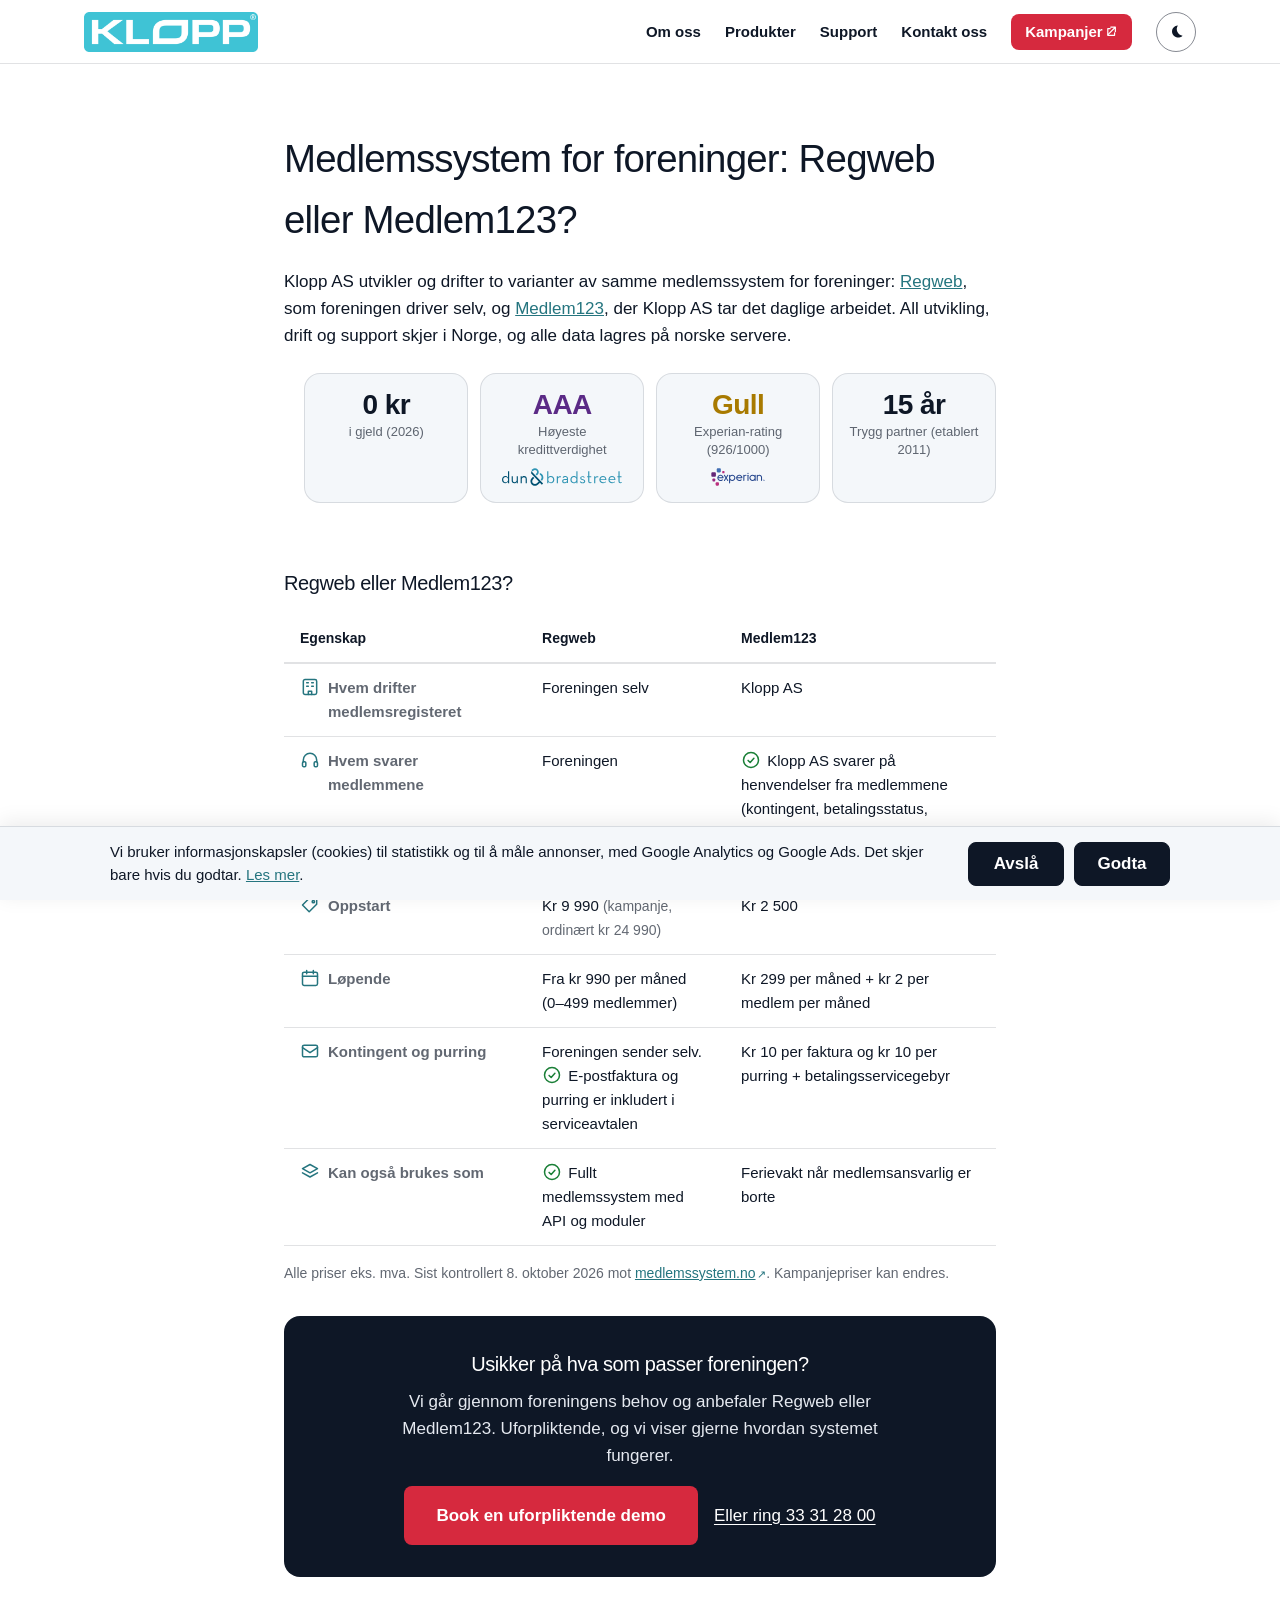
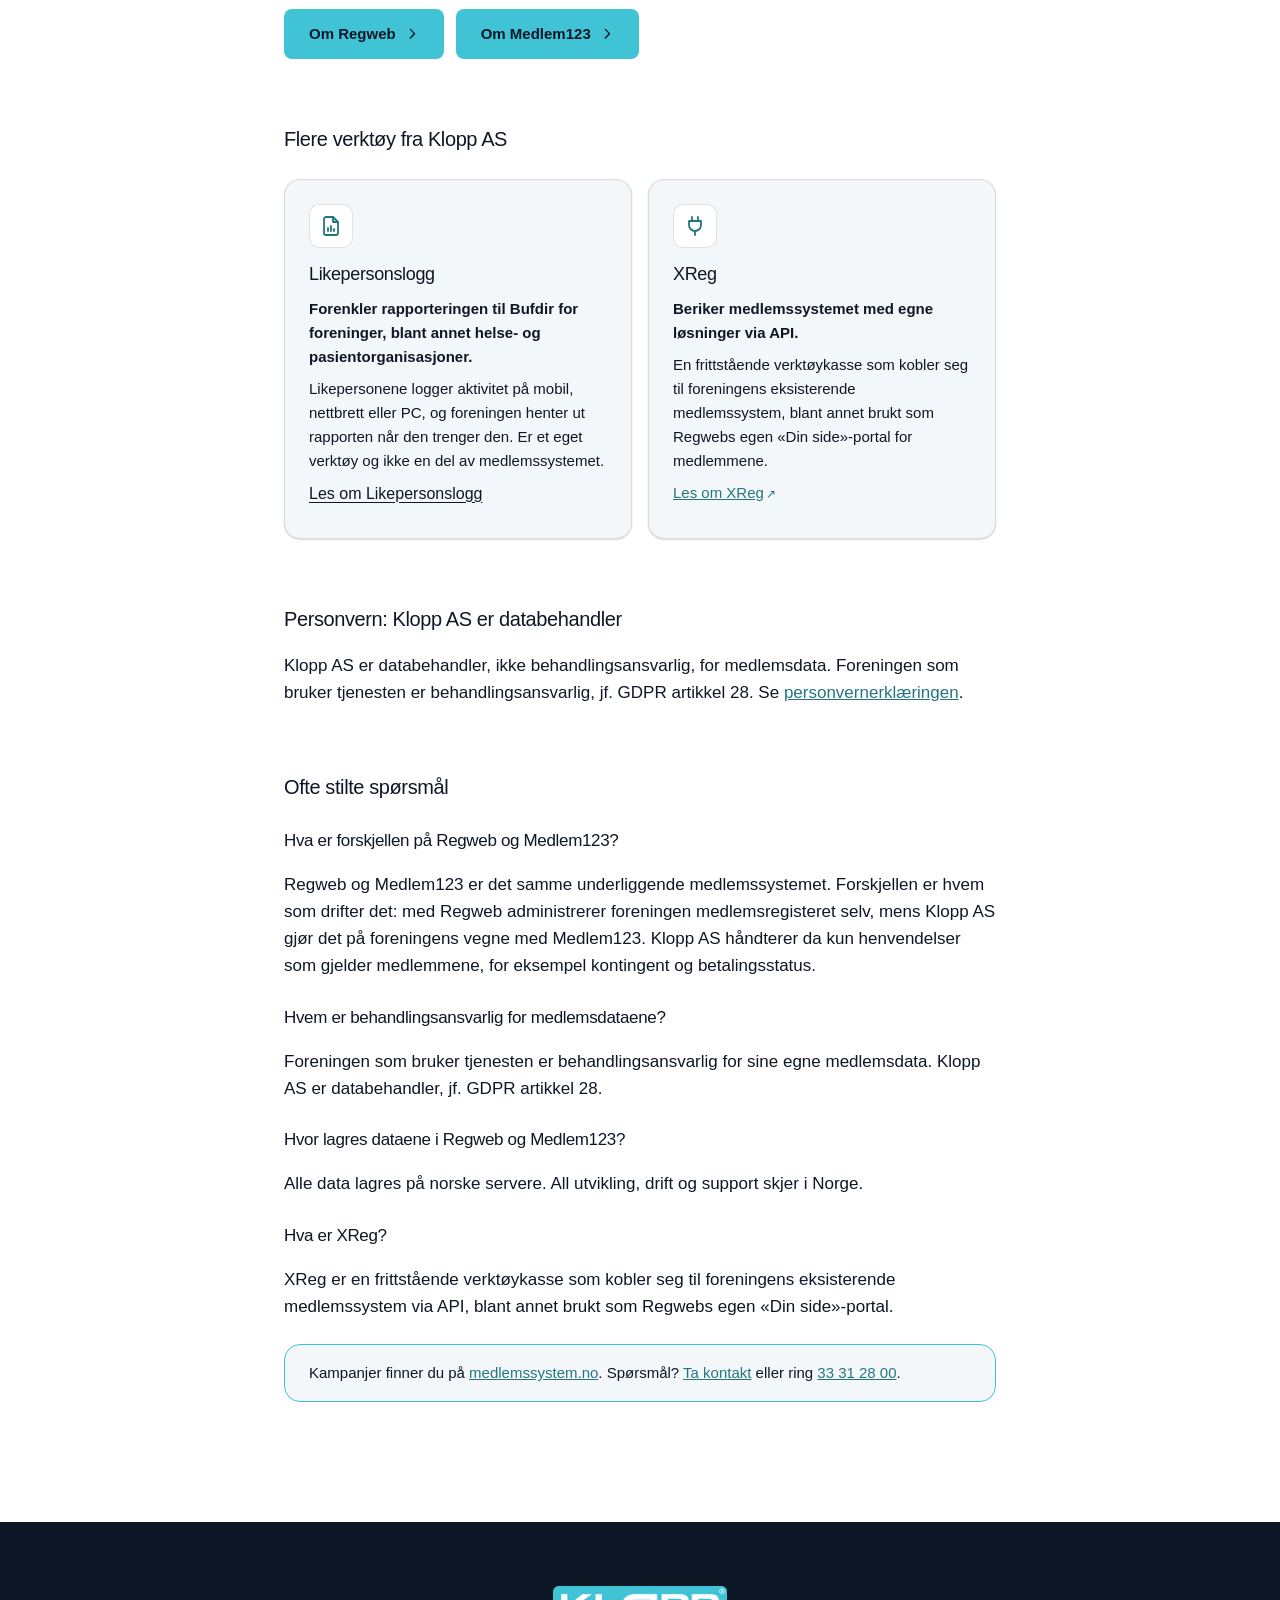
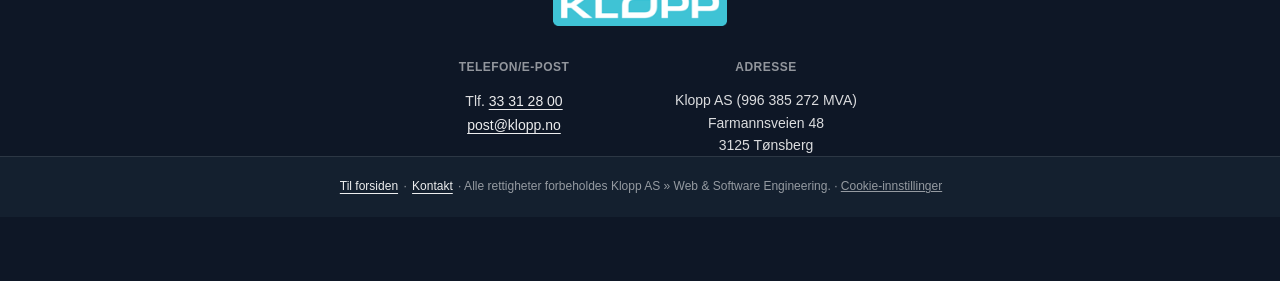
<file: medlemssystem/index.html>
<!DOCTYPE html>
<html lang="nb">
    <head>
        <meta charset="utf-8" />
        <meta name="viewport" content="width=device-width, initial-scale=1, shrink-to-fit=no" />
        <meta name="description" content="Regweb eller Medlem123? Samme medlemssystem: foreningen drifter selv, eller Klopp AS tar medlemshenvendelsene. Sammenligning av funksjoner og priser." />
        <meta name="author" content="Klopp AS" />
        <link rel="canonical" href="https://klopp.no/medlemssystem/" />
        <meta property="og:type" content="website" />
        <meta property="og:url" content="https://klopp.no/medlemssystem/" />
        <meta property="og:title" content="Regweb eller Medlem123? Medlemssystem — Klopp AS" />
        <meta property="og:description" content="Regweb eller Medlem123? Samme medlemssystem: foreningen drifter selv, eller Klopp AS tar medlemshenvendelsene. Sammenligning av funksjoner og priser." />
        <meta property="og:image" content="https://klopp.no/assets/img/klopp-forsidebilde-2027-delingsbilde-1200x630.jpg" />
        <meta property="og:image:width" content="1200" />
        <meta property="og:image:height" content="630" />
        <meta property="og:image:type" content="image/jpeg" />
        <meta property="og:image:alt" content="Fire kolleger rundt et bord i et lyst kontor, med Regweb medlemssystem på en laptop og Klopp-logo på kaffekoppen" />
        <meta property="og:locale" content="nb_NO" />
        <meta name="twitter:card" content="summary_large_image" />
        <meta name="twitter:title" content="Regweb eller Medlem123? Medlemssystem — Klopp AS" />
        <meta name="twitter:description" content="Regweb eller Medlem123? Samme medlemssystem: foreningen drifter selv, eller Klopp AS tar medlemshenvendelsene. Sammenligning av funksjoner og priser." />
        <meta name="twitter:image" content="https://klopp.no/assets/img/klopp-forsidebilde-2027-delingsbilde-1200x630.jpg" />
        <meta name="twitter:image:alt" content="Fire kolleger rundt et bord i et lyst kontor, med Regweb medlemssystem på en laptop og Klopp-logo på kaffekoppen" />
        <meta name="color-scheme" content="light dark" />
        <meta name="referrer" content="strict-origin-when-cross-origin" />
        <meta http-equiv="Content-Security-Policy" content="default-src 'self'; script-src 'self' https://www.googletagmanager.com https://*.doubleclick.net; style-src 'self' 'unsafe-inline'; img-src 'self' data: https://www.google-analytics.com https://www.googletagmanager.com https://www.google.com https://googleads.g.doubleclick.net https://www.googleadservices.com https://*.doubleclick.net https://www.google.no; font-src 'self' data:; connect-src 'self' https://www.google-analytics.com https://region1.google-analytics.com https://*.google-analytics.com https://*.analytics.google.com https://www.googletagmanager.com https://www.google.com https://googleads.g.doubleclick.net https://www.googleadservices.com https://*.doubleclick.net https://www.google.no; base-uri 'self'; form-action 'self'; object-src 'none'; frame-src https://td.doubleclick.net https://www.googletagmanager.com https://*.doubleclick.net" />
        <script src="/js/theme-init.js"></script>
        <title>Regweb eller Medlem123? Medlemssystem — Klopp AS</title>
        <link rel="icon" type="image/x-icon" href="/assets/img/favicon.ico" />
        <link rel="apple-touch-icon" href="/assets/img/apple-touch-icon.png" />
        <meta name="theme-color" content="#ffffff" media="(prefers-color-scheme: light)" />
        <meta name="theme-color" content="#1b1a19" media="(prefers-color-scheme: dark)" />
        <link href="/css/site.css" rel="stylesheet" />
        <script type="application/ld+json">
        {
            "@context": "https://schema.org",
            "@type": "WebPage",
            "@id": "https://klopp.no/medlemssystem/#webpage",
            "name": "Regweb eller Medlem123? Medlemssystem — Klopp AS",
            "url": "https://klopp.no/medlemssystem/",
            "isPartOf": { "@id": "https://klopp.no/#website" },
            "inLanguage": "nb-NO"
        }
        </script>
        <script type="application/ld+json">
        {
            "@context": "https://schema.org",
            "@type": "BreadcrumbList",
            "itemListElement": [
                { "@type": "ListItem", "position": 1, "name": "Klopp AS", "item": "https://klopp.no/" },
                { "@type": "ListItem", "position": 2, "name": "Medlemssystem", "item": "https://klopp.no/medlemssystem/" }
            ]
        }
        </script>
        <script type="application/ld+json">
        {
            "@context": "https://schema.org",
            "@type": "FAQPage",
            "mainEntity": [
                {
                    "@type": "Question",
                    "name": "Hva er forskjellen på Regweb og Medlem123?",
                    "acceptedAnswer": {
                        "@type": "Answer",
                        "text": "Regweb og Medlem123 er det samme underliggende medlemssystemet. Forskjellen er hvem som drifter det: med Regweb administrerer foreningen medlemsregisteret selv, mens Klopp AS gjør det på foreningens vegne med Medlem123. Klopp AS håndterer da kun henvendelser som gjelder medlemmene, for eksempel kontingent og betalingsstatus."
                    }
                },
                {
                    "@type": "Question",
                    "name": "Hvem er behandlingsansvarlig for medlemsdataene?",
                    "acceptedAnswer": {
                        "@type": "Answer",
                        "text": "Foreningen som bruker tjenesten er behandlingsansvarlig for sine egne medlemsdata. Klopp AS er databehandler, jf. GDPR artikkel 28."
                    }
                },
                {
                    "@type": "Question",
                    "name": "Hvor lagres dataene i Regweb og Medlem123?",
                    "acceptedAnswer": {
                        "@type": "Answer",
                        "text": "Alle data lagres på norske servere. All utvikling, drift og support skjer i Norge."
                    }
                },
                {
                    "@type": "Question",
                    "name": "Hva er XReg?",
                    "acceptedAnswer": {
                        "@type": "Answer",
                        "text": "XReg er en frittstående verktøykasse som kobler seg til foreningens eksisterende medlemssystem via API, blant annet brukt som Regwebs egen «Din side»-portal."
                    }
                }
            ]
        }
        </script>
        <style>
            .legal-page {
                max-width: 760px;
                margin: 0 auto;
                padding: calc(var(--nav-height) + var(--space-8)) var(--space-5) var(--space-9);
            }
            .legal-page h1 {
                font-size: clamp(1.75rem, 3vw, 2.5rem);
                letter-spacing: -0.02em;
            }
            .legal-page .legal-updated {
                color: var(--color-text-secondary);
                font-size: 14px;
                margin: var(--space-2) 0 var(--space-8);
            }
            .legal-page h3.faq-q { font-size: 17px; margin: var(--space-5) 0 var(--space-2); }
            .legal-page h2 { scroll-margin-top: calc(var(--nav-height) + var(--space-4)); }
            .ex-note { font-size: 14px; color: var(--color-text-secondary); }
            .prod-hero-img { display: block; width: 100%; height: auto; border-radius: var(--radius-md); border: 1px solid var(--color-border); margin: var(--space-5) 0; }
            .ex-grid { display: grid; grid-template-columns: repeat(2, minmax(0, 1fr)); gap: var(--space-4); margin: var(--space-5) 0; }
            @media (max-width: 640px) { .ex-grid { grid-template-columns: minmax(0, 1fr); } }
            .ex-card { background: var(--color-bg-elevated); border: 1px solid var(--color-border); border-radius: var(--radius-md); padding: var(--space-4) var(--space-5); }
            .ex-card h3 { font-size: 16px; margin: 0 0 var(--space-2); }
            .ex-card p, .ex-card ul { margin: 0; font-size: 15px; }
            .ex-card ul { padding-left: 1.1em; }
            .ex-table { width: 100%; border-collapse: collapse; font-size: 15px; margin: var(--space-4) 0; }
            .ex-table th, .ex-table td { text-align: left; vertical-align: top; padding: var(--space-3) var(--space-4); border-bottom: 1px solid var(--color-border); }
            .ex-table thead th { color: var(--color-text); font-size: 14px; border-bottom: 2px solid var(--color-border); }
            .ex-table tbody th { width: 34%; color: var(--color-text-secondary); font-weight: 600; }
            @media (max-width: 600px) {
                .ex-table, .ex-table tbody, .ex-table tr, .ex-table th, .ex-table td { display: block; width: auto; }
                .ex-table thead { display: none; }
                .ex-table tr { border-bottom: 1px solid var(--color-border); padding: var(--space-3) 0; }
                .ex-table tbody th { border: 0; padding: 0 var(--space-2) var(--space-1); width: auto; }
                .ex-table td { border: 0; padding: var(--space-1) var(--space-2); }
                .ex-table-cmp td::before { content: attr(data-label) ": "; font-weight: 600; color: var(--color-text-secondary); }
            }
            .prod-actions { display: flex; flex-wrap: wrap; gap: var(--space-3); margin: var(--space-5) 0; }
            .prod-actions .teaser-card-btn { width: auto; }
            @media (max-width: 480px) { .prod-actions .teaser-card-btn { width: 100%; } }
            .legal-page h2 {
                font-size: 20px;
                margin-top: var(--space-8);
                margin-bottom: var(--space-3);
            }
            .legal-page p, .legal-page li { line-height: 1.6; }
            .legal-page ul { padding-left: 1.2em; }
            .legal-page li { margin-bottom: var(--space-2); }
            .legal-page .legal-box {
                background: var(--color-bg-elevated);
                border: 1px solid var(--accent-blue);
                border-radius: var(--radius-md);
                padding: var(--space-4) var(--space-5);
                margin: var(--space-5) 0;
                font-size: 15px;
            }
            .ms-ic { flex: none; vertical-align: -4px; }
            .ms-ic-ok { color: #1a7f37; margin-right: 2px; }
            .ms-rowlabel { display: inline-flex; align-items: flex-start; gap: var(--space-2); }
            .ms-rowlabel .ms-ic { color: var(--accent-text, var(--color-text)); margin-top: 1px; }
            .btn-red { background: var(--accent-red); color: #ffffff; }
            .btn-red:hover { background: #b8212f; color: #ffffff; }
            .ms-trust { list-style: none; padding: 0; margin: var(--space-5) 0 var(--space-6); display: grid; grid-template-columns: repeat(4, minmax(0, 1fr)); gap: var(--space-3); }
            .ms-trust li { display: flex; flex-direction: column; align-items: center; text-align: center; gap: 2px; margin: 0; padding: var(--space-4) var(--space-3); background: var(--color-bg-elevated); border: 1px solid var(--color-border); border-radius: var(--radius-md); }
            .ms-trust b { font-size: 1.75rem; line-height: 1.1; letter-spacing: -0.02em; color: var(--color-text); }
            .ms-trust .ms-aaa { color: #5b2a86; }
            .ms-trust .ms-gold { color: #a87a00; }
            .ms-trust span { font-size: 13px; line-height: 1.35; color: var(--color-text-secondary); }
            .ms-trust img { height: 18px; width: auto; max-width: 120px; margin-top: var(--space-2); }
            :root[data-theme="dark"] .ms-trust img { background: #ffffff; padding: 3px 6px; border-radius: 5px; box-sizing: content-box; }
            :root[data-theme="dark"] .ms-trust .ms-aaa { color: #c9a4ee; }
            :root[data-theme="dark"] .ms-trust .ms-gold { color: #f0c24d; }
            :root:not([data-theme="light"]) .ms-trust .ms-aaa { color: #c9a4ee; }
            :root:not([data-theme="light"]) .ms-trust .ms-gold { color: #f0c24d; }
            :root:not([data-theme="light"]) .ms-trust img { background: #ffffff; padding: 3px 6px; border-radius: 5px; box-sizing: content-box; }
            :root[data-theme="light"] .ms-trust img { background: none; padding: 0; }
            @media (max-width: 600px) { .ms-trust { grid-template-columns: repeat(2, minmax(0, 1fr)); } }
            .ms-cta { background: var(--navy, #0e1726); color: #ffffff; border-radius: var(--radius-md); padding: var(--space-6) var(--space-5); margin: var(--space-6) 0; text-align: center; }
            .ms-cta h2, .legal-page .ms-cta h2 { color: #ffffff; margin: 0 0 var(--space-2); }
            .ms-cta p { color: #e5e9f0; margin: 0 auto var(--space-4); max-width: 52ch; }
            .ms-cta-actions { display: flex; flex-wrap: wrap; gap: var(--space-4); justify-content: center; align-items: center; margin-bottom: 0 !important; }
            .ms-cta .btn { padding: var(--space-4) var(--space-6); font-size: 17px; }
            .ms-cta-phone, .ms-cta a.ms-cta-phone { color: #ffffff; text-decoration: underline; text-underline-offset: 3px; }
            .ms-tools { display: grid; grid-template-columns: repeat(2, minmax(0, 1fr)); gap: var(--space-4); margin: var(--space-5) 0; }
            @media (max-width: 640px) { .ms-tools { grid-template-columns: minmax(0, 1fr); } }
            .ms-tool { background: var(--color-bg-elevated); border: 1px solid var(--color-border); border-radius: var(--radius-md); padding: var(--space-5); box-shadow: 0 1px 2px var(--shadow-color, rgba(0,0,0,.06)); }
            .ms-tool-icon { display: inline-flex; align-items: center; justify-content: center; width: 44px; height: 44px; border-radius: 10px; background: var(--color-bg); border: 1px solid var(--color-border); margin-bottom: var(--space-3); color: var(--accent-text, var(--color-text)); }
            .ms-tool-icon .ms-ic { width: 24px; height: 24px; }
            .ms-tool h3 { font-size: 18px; margin: 0 0 var(--space-2); }
            .ms-tool p { font-size: 15px; margin: 0 0 var(--space-2); }
            .ms-tool .ms-tool-lead { font-weight: 600; }
            .navbar-brand-logo { height: 40px; width: auto; display: block; }
            .footer-brand-logo { height: 40px; width: auto; }
            .footer-grid-compact {
                grid-template-columns: repeat(2, minmax(0, 220px));
                justify-content: center;
            }
            @media (max-width: 767px) { .footer-grid-compact { grid-template-columns: 1fr; justify-content: normal; } }
        </style>
    </head>
    <body>
        <a class="skip-link" href="#main">Hopp til innhold</a>
        <nav class="navbar">
            <div class="container">
                <a class="navbar-brand" href="/"><picture><source srcset="/assets/img/Klopp_logo_ink_R_w600.webp" type="image/webp" /><img src="/assets/img/Klopp_logo_ink_R_w600.png" alt="Klopp AS" class="navbar-brand-logo" width="600" height="138" /></picture></a>
                <div class="navbar-actions">
                    <a class="navbar-link" href="/#om-oss">Om oss</a>
                    <a class="navbar-link" href="/#produkter">Produkter</a>
                    <a class="navbar-link" href="/support/">Support</a>
                    <a class="navbar-link" href="/kontakt.html">Kontakt oss</a>
                    <a class="navbar-link navbar-link-highlight" href="https://medlemssystem.no/" target="_blank" rel="noopener">Kampanjer <svg class="icon" viewBox="0 0 16 16" width="1em" height="1em" fill="currentColor" aria-hidden="true"><path d="M6.5 2.75A.75.75 0 0 1 7.25 2H13a.75.75 0 0 1 .75.75v5.75a.75.75 0 0 1-1.5 0V4.56L4.28 12.53a.75.75 0 0 1-1.06-1.06L11.19 3.5H7.25a.75.75 0 0 1-.75-.75Z"/><path d="M2.75 4.5A.75.75 0 0 1 3.5 3.75h3a.75.75 0 0 1 0 1.5h-2.25v7h7V10a.75.75 0 0 1 1.5 0v3a.75.75 0 0 1-.75.75h-8.5a.75.75 0 0 1-.75-.75v-8.5Z"/></svg><span class="sr-only">(åpner medlemssystem.no i ny fane)</span></a>
                    <button class="theme-toggle" id="themeToggle" type="button" aria-label="Bytt mellom lyst og mørkt utseende" aria-pressed="false">
                        <span class="theme-toggle-icon" aria-hidden="true"><svg class="icon" viewBox="0 0 16 16" width="1em" height="1em" fill="currentColor"><path d="M9.5 1.5a6.5 6.5 0 1 0 5 10.9A7 7 0 0 1 9.5 1.5Z"/></svg></span>
                    </button>
                </div>
            </div>
        </nav>

        <main class="legal-page" id="main">
            <h1>Medlemssystem for foreninger: Regweb eller Medlem123?</h1>
            <p>Klopp AS utvikler og drifter to varianter av samme medlemssystem for foreninger: <a href="/regweb/">Regweb</a>, som foreningen driver selv, og <a href="/medlem123/">Medlem123</a>, der Klopp AS tar det daglige arbeidet. All utvikling, drift og support skjer i Norge, og alle data lagres på norske servere.</p>
            <ul class="ms-trust" aria-label="Soliditet og erfaring">
                <li><b>0&nbsp;kr</b><span>i gjeld (2026)</span></li>
                <li><b class="ms-aaa">AAA</b><span>Høyeste kredittverdighet</span><img src="/assets/img/logos/kunder/dun-bradstreet.svg" alt="Dun &amp; Bradstreet" width="160" height="24" loading="lazy" /></li>
                <li><b class="ms-gold">Gull</b><span>Experian-rating (926/1000)</span><img src="/assets/img/logos/kunder/experian.svg" alt="Experian" width="110" height="24" loading="lazy" /></li>
                <li><b>15&nbsp;år</b><span>Trygg partner (etablert 2011)</span></li>
            </ul>
            <h2>Regweb eller Medlem123?</h2>
            <table class="ex-table ex-table-cmp"><thead><tr><th scope="col">Egenskap</th><th scope="col">Regweb</th><th scope="col">Medlem123</th></tr></thead><tbody><tr><th scope="row"><span class="ms-rowlabel"><svg class="ms-ic" viewBox="0 0 24 24" width="20" height="20" fill="none" stroke="currentColor" stroke-width="1.8" stroke-linecap="round" stroke-linejoin="round" aria-hidden="true" focusable="false"><rect x="4" y="3" width="16" height="18" rx="2"/><path d="M8 7h2M14 7h2M8 11h2M14 11h2M10 21v-4h4v4"/></svg>Hvem drifter medlemsregisteret</span></th><td data-label="Regweb">Foreningen selv</td><td data-label="Medlem123">Klopp AS</td></tr><tr><th scope="row"><span class="ms-rowlabel"><svg class="ms-ic" viewBox="0 0 24 24" width="20" height="20" fill="none" stroke="currentColor" stroke-width="1.8" stroke-linecap="round" stroke-linejoin="round" aria-hidden="true" focusable="false"><path d="M4 14v-2a8 8 0 0 1 16 0v2"/><rect x="3" y="14" width="4" height="6" rx="1.5"/><rect x="17" y="14" width="4" height="6" rx="1.5"/></svg>Hvem svarer medlemmene</span></th><td data-label="Regweb">Foreningen</td><td data-label="Medlem123"><svg class="ms-ic ms-ic-ok" viewBox="0 0 24 24" width="20" height="20" fill="none" stroke="currentColor" stroke-width="1.8" stroke-linecap="round" stroke-linejoin="round" aria-hidden="true" focusable="false"><circle cx="12" cy="12" r="9"/><path d="M8.5 12.5l2.5 2.5 4.5-5"/></svg> Klopp AS svarer på henvendelser fra medlemmene (kontingent, betalingsstatus, personalia). Foreningen beholder resten.</td></tr><tr><th scope="row"><span class="ms-rowlabel"><svg class="ms-ic" viewBox="0 0 24 24" width="20" height="20" fill="none" stroke="currentColor" stroke-width="1.8" stroke-linecap="round" stroke-linejoin="round" aria-hidden="true" focusable="false"><path d="M3 12l9-9h8v8l-9 9z"/><circle cx="16" cy="8" r="1.4"/></svg>Oppstart</span></th><td data-label="Regweb">Kr&nbsp;9&nbsp;990 <span class="ex-note">(kampanje, ordinært kr&nbsp;24&nbsp;990)</span></td><td data-label="Medlem123">Kr&nbsp;2&nbsp;500</td></tr><tr><th scope="row"><span class="ms-rowlabel"><svg class="ms-ic" viewBox="0 0 24 24" width="20" height="20" fill="none" stroke="currentColor" stroke-width="1.8" stroke-linecap="round" stroke-linejoin="round" aria-hidden="true" focusable="false"><rect x="3" y="5" width="18" height="16" rx="2"/><path d="M3 10h18M8 3v4M16 3v4"/></svg>Løpende</span></th><td data-label="Regweb">Fra kr&nbsp;990 per måned (0–499 medlemmer)</td><td data-label="Medlem123">Kr&nbsp;299 per måned + kr&nbsp;2 per medlem per måned</td></tr><tr><th scope="row"><span class="ms-rowlabel"><svg class="ms-ic" viewBox="0 0 24 24" width="20" height="20" fill="none" stroke="currentColor" stroke-width="1.8" stroke-linecap="round" stroke-linejoin="round" aria-hidden="true" focusable="false"><rect x="3" y="5" width="18" height="14" rx="2"/><path d="M3 8l9 6 9-6"/></svg>Kontingent og purring</span></th><td data-label="Regweb">Foreningen sender selv. <svg class="ms-ic ms-ic-ok" viewBox="0 0 24 24" width="20" height="20" fill="none" stroke="currentColor" stroke-width="1.8" stroke-linecap="round" stroke-linejoin="round" aria-hidden="true" focusable="false"><circle cx="12" cy="12" r="9"/><path d="M8.5 12.5l2.5 2.5 4.5-5"/></svg> E-postfaktura og purring er inkludert i serviceavtalen</td><td data-label="Medlem123">Kr&nbsp;10 per faktura og kr&nbsp;10 per purring + betalingsservicegebyr</td></tr><tr><th scope="row"><span class="ms-rowlabel"><svg class="ms-ic" viewBox="0 0 24 24" width="20" height="20" fill="none" stroke="currentColor" stroke-width="1.8" stroke-linecap="round" stroke-linejoin="round" aria-hidden="true" focusable="false"><path d="M12 3l9 5-9 5-9-5z"/><path d="M3 13l9 5 9-5"/></svg>Kan også brukes som</span></th><td data-label="Regweb"><svg class="ms-ic ms-ic-ok" viewBox="0 0 24 24" width="20" height="20" fill="none" stroke="currentColor" stroke-width="1.8" stroke-linecap="round" stroke-linejoin="round" aria-hidden="true" focusable="false"><circle cx="12" cy="12" r="9"/><path d="M8.5 12.5l2.5 2.5 4.5-5"/></svg> Fullt medlemssystem med API og moduler</td><td data-label="Medlem123">Ferievakt når medlemsansvarlig er borte</td></tr></tbody></table>
            <p class="ex-note">Alle priser eks. mva. Sist kontrollert 8. oktober 2026 mot <a href="https://medlemssystem.no/" target="_blank" rel="noopener">medlemssystem.no<span class="sr-only"> (åpner i ny fane)</span></a>. Kampanjepriser kan endres.</p>
            <div class="ms-cta">
                <h2>Usikker på hva som passer foreningen?</h2>
                <p>Vi går gjennom foreningens behov og anbefaler Regweb eller Medlem123. Uforpliktende, og vi viser gjerne hvordan systemet fungerer.</p>
                <p class="ms-cta-actions"><a class="btn btn-red" href="/kontakt.html">Book en uforpliktende demo</a> <a class="ms-cta-phone" href="tel:+4733312800">Eller ring 33&nbsp;31&nbsp;28&nbsp;00</a></p>
            </div>
            <div class="prod-actions"><a class="teaser-card-btn teaser-card-btn-primary" href="/regweb/">Om Regweb <svg class="icon" viewBox="0 0 16 16" width="1em" height="1em" fill="currentColor" aria-hidden="true"><path d="M6.22 3.22a.75.75 0 0 1 1.06 0l4.5 4.5a.75.75 0 0 1 0 1.06l-4.5 4.5a.75.75 0 1 1-1.06-1.06L10.19 8 6.22 4.03a.75.75 0 0 1 0-1.06Z"/></svg></a><a class="teaser-card-btn teaser-card-btn-primary" href="/medlem123/">Om Medlem123 <svg class="icon" viewBox="0 0 16 16" width="1em" height="1em" fill="currentColor" aria-hidden="true"><path d="M6.22 3.22a.75.75 0 0 1 1.06 0l4.5 4.5a.75.75 0 0 1 0 1.06l-4.5 4.5a.75.75 0 1 1-1.06-1.06L10.19 8 6.22 4.03a.75.75 0 0 1 0-1.06Z"/></svg></a></div>
            <h2>Flere verktøy fra Klopp AS</h2>
            <div class="ms-tools">
                <div class="ms-tool">
                    <span class="ms-tool-icon"><svg class="ms-ic" viewBox="0 0 24 24" width="20" height="20" fill="none" stroke="currentColor" stroke-width="1.8" stroke-linecap="round" stroke-linejoin="round" aria-hidden="true" focusable="false"><path d="M14 3H7a2 2 0 0 0-2 2v14a2 2 0 0 0 2 2h10a2 2 0 0 0 2-2V8z"/><path d="M14 3v5h5"/><path d="M9 17v-3M12 17v-5M15 17v-2"/></svg></span>
                    <h3>Likepersonslogg</h3>
                    <p class="ms-tool-lead">Forenkler rapporteringen til Bufdir for foreninger, blant annet helse- og pasientorganisasjoner.</p>
                    <p>Likepersonene logger aktivitet på mobil, nettbrett eller PC, og foreningen henter ut rapporten når den trenger den. Er et eget verktøy og ikke en del av medlemssystemet.</p>
                    <p><a class="chevron-link" href="/likepersonslogg/">Les om Likepersonslogg</a></p>
                </div>
                <div class="ms-tool">
                    <span class="ms-tool-icon"><svg class="ms-ic" viewBox="0 0 24 24" width="20" height="20" fill="none" stroke="currentColor" stroke-width="1.8" stroke-linecap="round" stroke-linejoin="round" aria-hidden="true" focusable="false"><path d="M9 3v4M15 3v4"/><path d="M6 7h12v4a6 6 0 0 1-12 0z"/><path d="M12 17v4"/></svg></span>
                    <h3>XReg</h3>
                    <p class="ms-tool-lead">Beriker medlemssystemet med egne løsninger via API.</p>
                    <p>En frittstående verktøykasse som kobler seg til foreningens eksisterende medlemssystem, blant annet brukt som Regwebs egen «Din side»-portal for medlemmene.</p>
                    <p><a href="https://xreg.no/" target="_blank" rel="noopener">Les om XReg<span class="sr-only"> (åpner i ny fane)</span></a></p>
                </div>
            </div>
            <h2>Personvern: Klopp AS er databehandler</h2>
            <p>Klopp AS er databehandler, ikke behandlingsansvarlig, for medlemsdata. Foreningen som bruker tjenesten er behandlingsansvarlig, jf. GDPR artikkel 28. Se <a href="/personvern.html">personvernerklæringen</a>.</p>
            <h2>Ofte stilte spørsmål</h2>
            <h3 class="faq-q">Hva er forskjellen på Regweb og Medlem123?</h3>
            <p>Regweb og Medlem123 er det samme underliggende medlemssystemet. Forskjellen er hvem som drifter det: med Regweb administrerer foreningen medlemsregisteret selv, mens Klopp AS gjør det på foreningens vegne med Medlem123. Klopp AS håndterer da kun henvendelser som gjelder medlemmene, for eksempel kontingent og betalingsstatus.</p>
            <h3 class="faq-q">Hvem er behandlingsansvarlig for medlemsdataene?</h3>
            <p>Foreningen som bruker tjenesten er behandlingsansvarlig for sine egne medlemsdata. Klopp AS er databehandler, jf. GDPR artikkel 28.</p>
            <h3 class="faq-q">Hvor lagres dataene i Regweb og Medlem123?</h3>
            <p>Alle data lagres på norske servere. All utvikling, drift og support skjer i Norge.</p>
            <h3 class="faq-q">Hva er XReg?</h3>
            <p>XReg er en frittstående verktøykasse som kobler seg til foreningens eksisterende medlemssystem via API, blant annet brukt som Regwebs egen «Din side»-portal.</p>
            <div class="legal-box">Kampanjer finner du på <a href="https://medlemssystem.no/" target="_blank" rel="noopener">medlemssystem.no<span class="sr-only"> (åpner i ny fane)</span></a>. Spørsmål? <a href="/kontakt.html">Ta kontakt</a> eller ring <a href="tel:+4733312800">33 31 28 00</a>.</div>
        </main>

        <footer class="site-footer">
            <div class="container">
                <div class="footer-brand"><img src="/assets/img/Klopp_logo_ink_R_w200.png" alt="Klopp AS" class="footer-brand-logo" width="200" height="46" /></div>
                <div class="footer-grid footer-grid-compact">
                    <div>
                        <h3>Telefon/e-post</h3>
                        <p>Tlf. <a href="tel:+4733312800">33 31 28 00</a><br /><a href="mailto:post@klopp.no">post@klopp.no</a></p>
                    </div>
                    <div>
                        <h3>Adresse</h3>
                        <p>Klopp AS (996&nbsp;385&nbsp;272 MVA)<br />Farmannsveien 48<br />3125 Tønsberg</p>
                    </div>
                </div>
            </div>
            <div class="copyright">
                <div class="container">
                    <a href="/">Til forsiden</a> · <a href="/kontakt.html">Kontakt</a> · Alle rettigheter forbeholdes Klopp AS » Web &amp; Software Engineering.
                </div>
            </div>
        </footer>

        <script src="/js/site.js"></script>
        <script src="/js/consent.js" defer></script>
    </body>
</html>
</file>
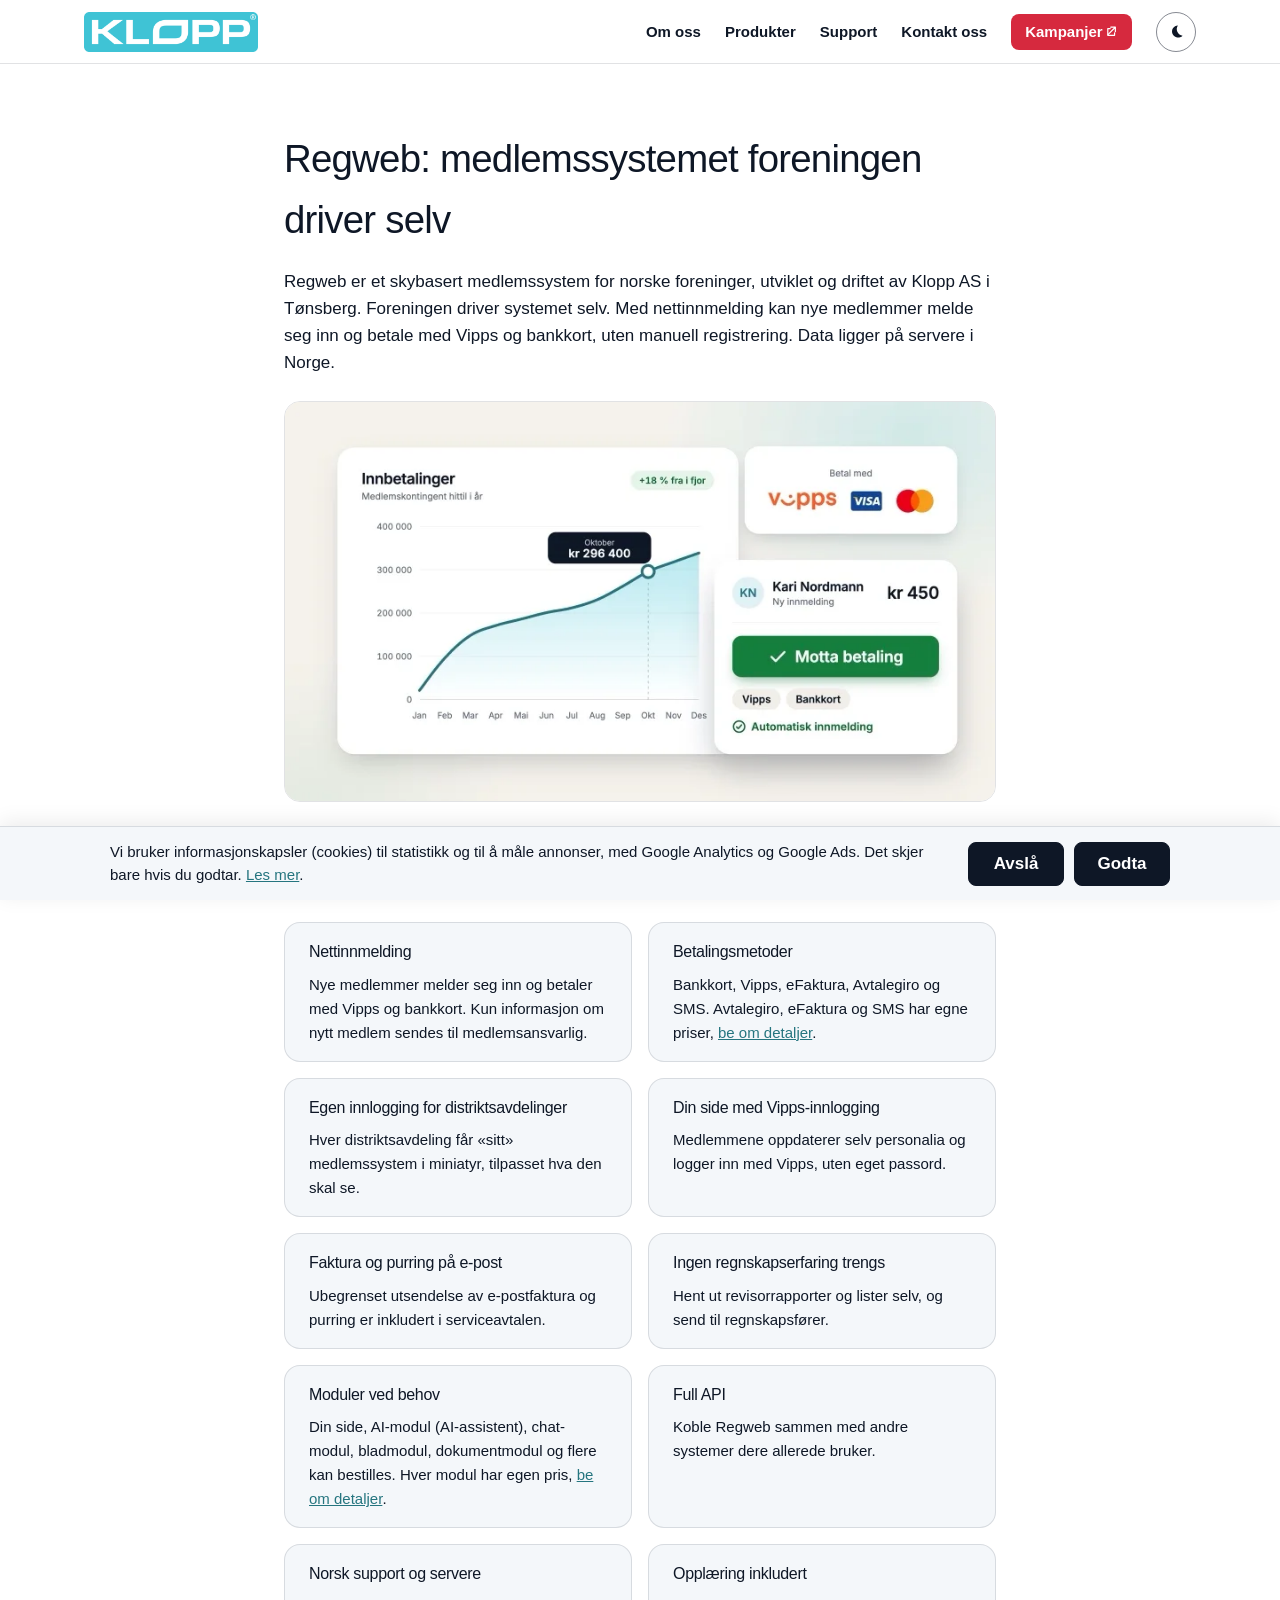
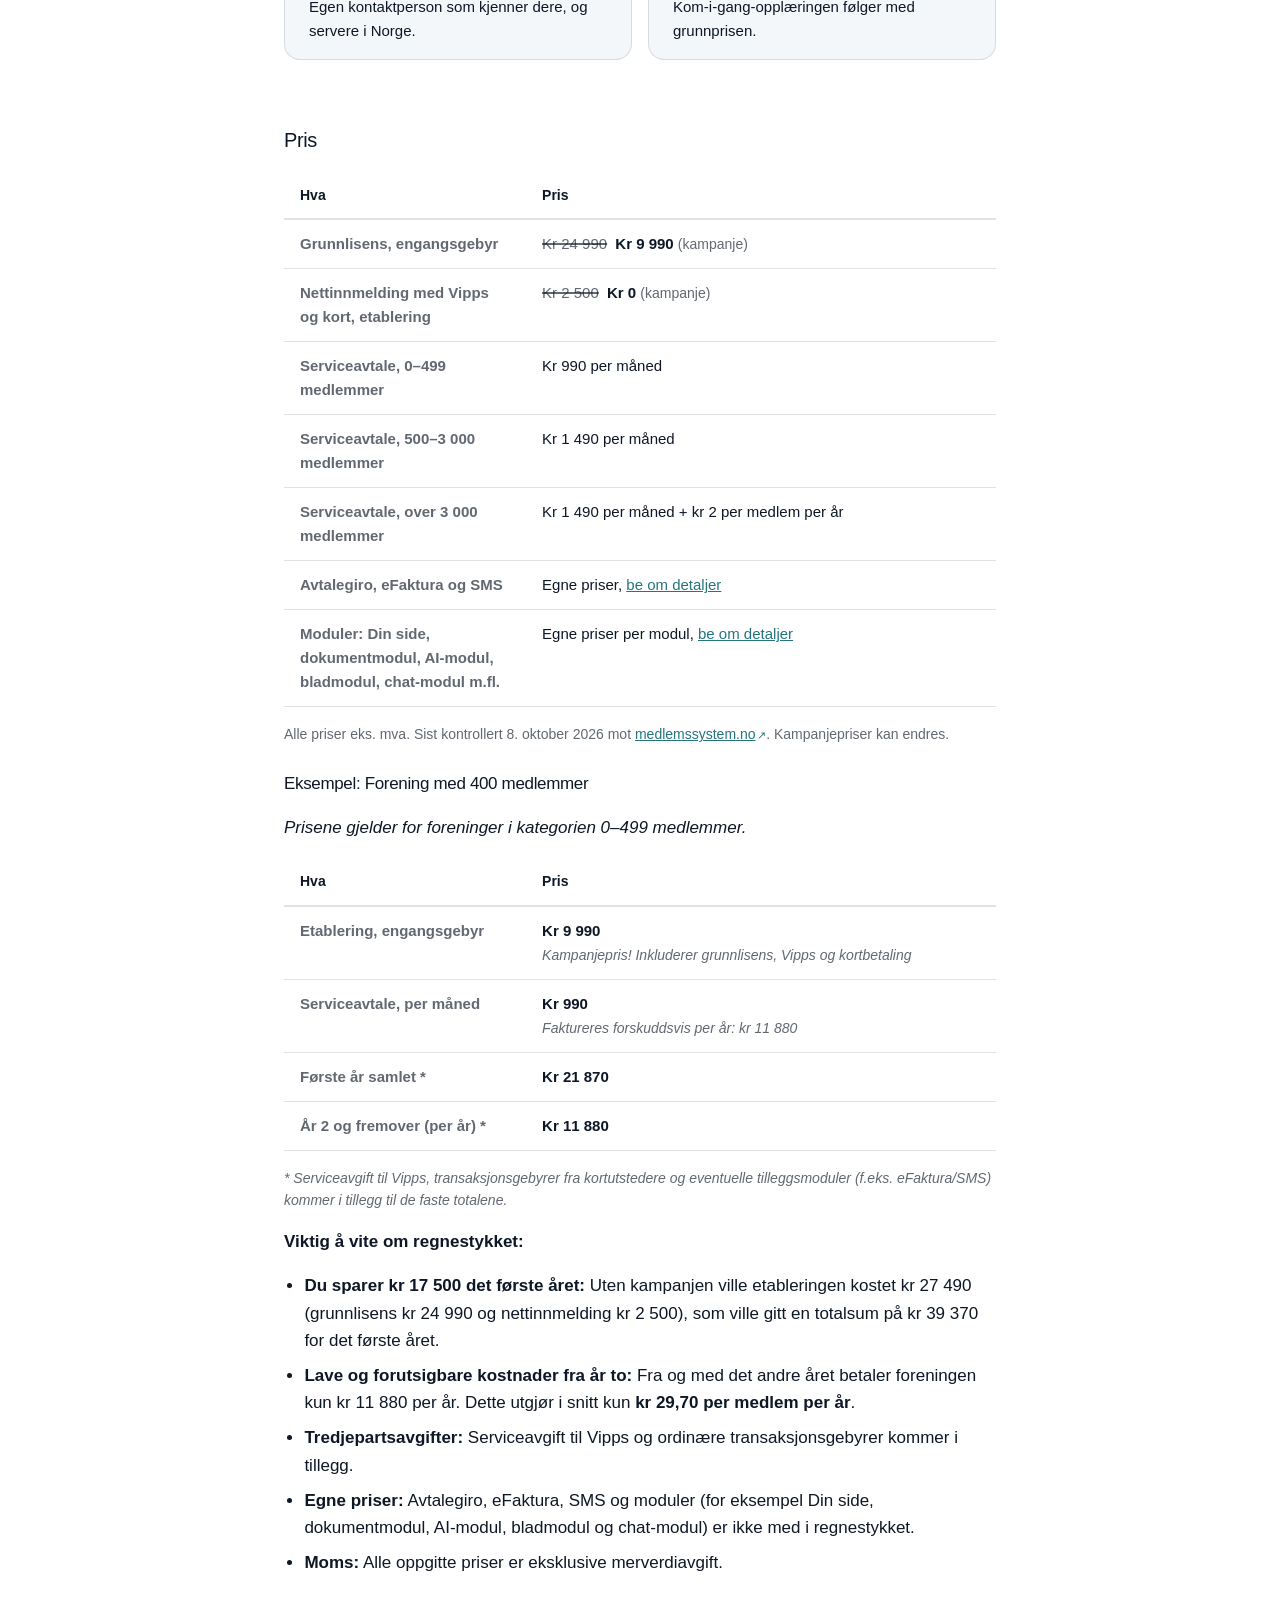
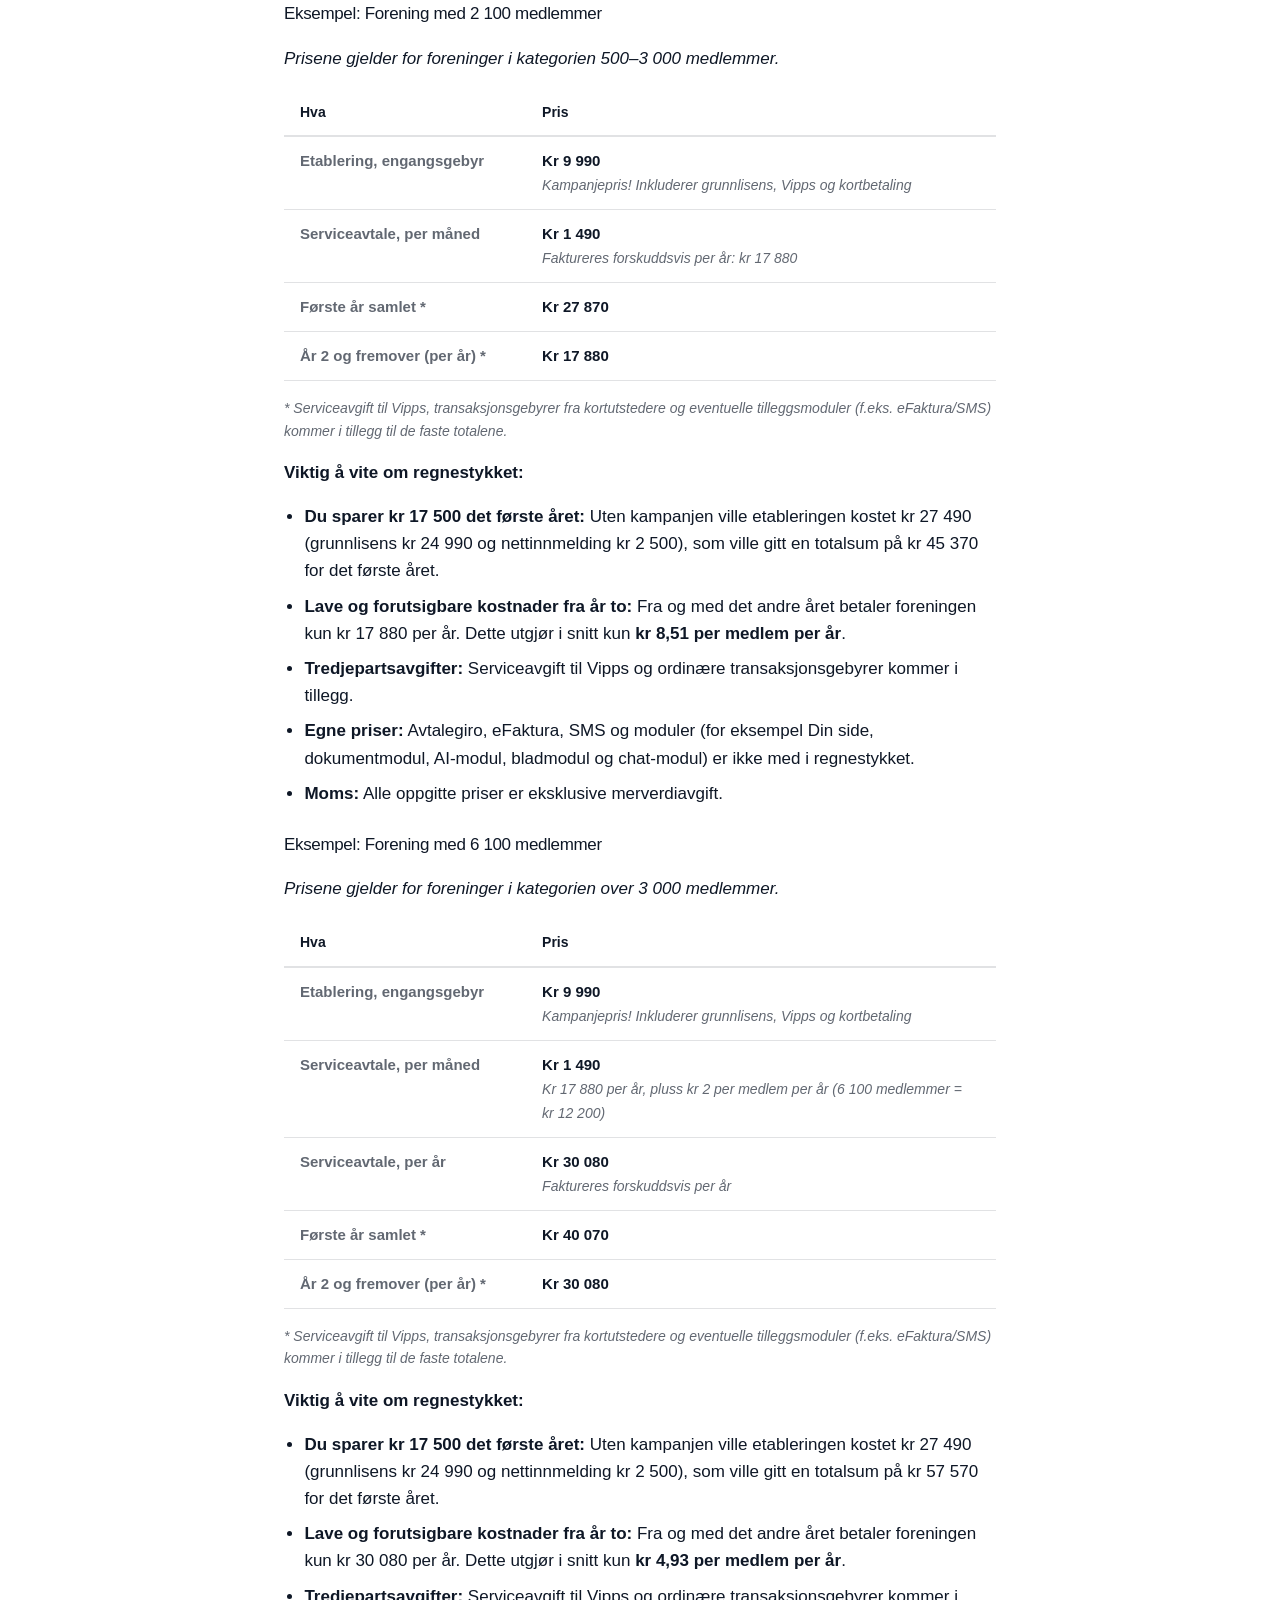
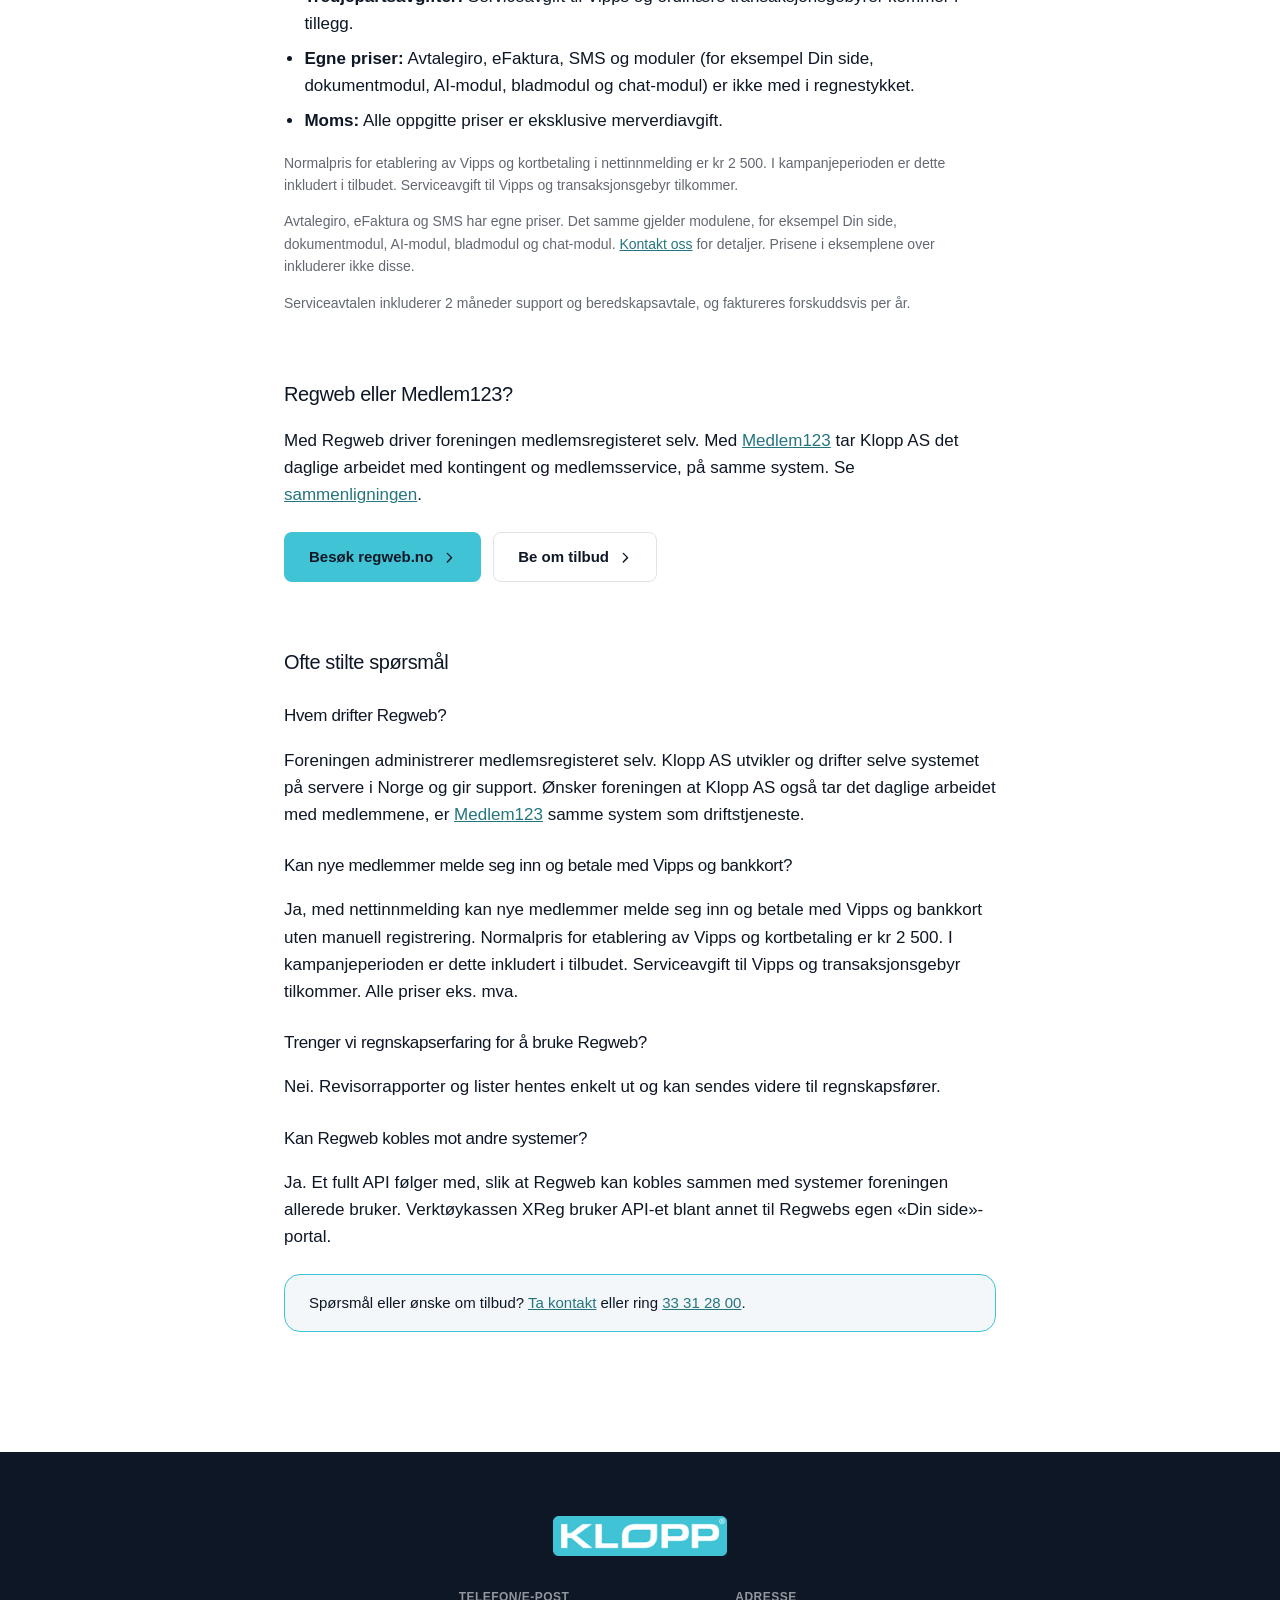
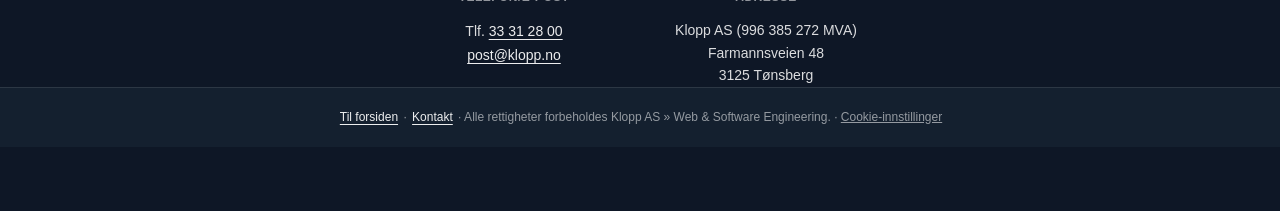
<file: regweb/index.html>
<!DOCTYPE html>
<html lang="nb">
    <head>
        <meta charset="utf-8" />
        <meta name="viewport" content="width=device-width, initial-scale=1, shrink-to-fit=no" />
        <meta name="description" content="Regweb er medlemssystemet foreningen driver selv: innmelding med Vipps, distriktsavdelinger, Din side og API. Priser fra kr 990/mnd. Norske servere." />
        <meta name="author" content="Klopp AS" />
        <link rel="canonical" href="https://klopp.no/regweb/" />
        <meta property="og:type" content="website" />
        <meta property="og:url" content="https://klopp.no/regweb/" />
        <meta property="og:title" content="Regweb — medlemssystem for foreninger — Klopp AS" />
        <meta property="og:description" content="Regweb er medlemssystemet foreningen driver selv: innmelding med Vipps, distriktsavdelinger, Din side og API. Priser fra kr 990/mnd. Norske servere." />
        <meta property="og:image" content="https://klopp.no/assets/img/klopp-forsidebilde-2027-delingsbilde-1200x630.jpg" />
        <meta property="og:image:width" content="1200" />
        <meta property="og:image:height" content="630" />
        <meta property="og:image:type" content="image/jpeg" />
        <meta property="og:image:alt" content="Fire kolleger rundt et bord i et lyst kontor, med Regweb medlemssystem på en laptop og Klopp-logo på kaffekoppen" />
        <meta property="og:locale" content="nb_NO" />
        <meta name="twitter:card" content="summary_large_image" />
        <meta name="twitter:title" content="Regweb — medlemssystem for foreninger — Klopp AS" />
        <meta name="twitter:description" content="Regweb er medlemssystemet foreningen driver selv: innmelding med Vipps, distriktsavdelinger, Din side og API. Priser fra kr 990/mnd. Norske servere." />
        <meta name="twitter:image" content="https://klopp.no/assets/img/klopp-forsidebilde-2027-delingsbilde-1200x630.jpg" />
        <meta name="twitter:image:alt" content="Fire kolleger rundt et bord i et lyst kontor, med Regweb medlemssystem på en laptop og Klopp-logo på kaffekoppen" />
        <meta name="color-scheme" content="light dark" />
        <meta name="referrer" content="strict-origin-when-cross-origin" />
        <meta http-equiv="Content-Security-Policy" content="default-src 'self'; script-src 'self' https://www.googletagmanager.com https://*.doubleclick.net; style-src 'self' 'unsafe-inline'; img-src 'self' data: https://www.google-analytics.com https://www.googletagmanager.com https://www.google.com https://googleads.g.doubleclick.net https://www.googleadservices.com https://*.doubleclick.net https://www.google.no; font-src 'self' data:; connect-src 'self' https://www.google-analytics.com https://region1.google-analytics.com https://*.google-analytics.com https://*.analytics.google.com https://www.googletagmanager.com https://www.google.com https://googleads.g.doubleclick.net https://www.googleadservices.com https://*.doubleclick.net https://www.google.no; base-uri 'self'; form-action 'self'; object-src 'none'; frame-src https://td.doubleclick.net https://www.googletagmanager.com https://*.doubleclick.net" />
        <script src="/js/theme-init.js"></script>
        <title>Regweb — medlemssystem for foreninger — Klopp AS</title>
        <link rel="icon" type="image/x-icon" href="/assets/img/favicon.ico" />
        <link rel="apple-touch-icon" href="/assets/img/apple-touch-icon.png" />
        <meta name="theme-color" content="#ffffff" media="(prefers-color-scheme: light)" />
        <meta name="theme-color" content="#1b1a19" media="(prefers-color-scheme: dark)" />
        <link href="/css/site.css" rel="stylesheet" />
        <script type="application/ld+json">
        {
            "@context": "https://schema.org",
            "@type": "WebPage",
            "@id": "https://klopp.no/regweb/#webpage",
            "name": "Regweb — medlemssystem for foreninger — Klopp AS",
            "url": "https://klopp.no/regweb/",
            "isPartOf": { "@id": "https://klopp.no/#website" },
            "inLanguage": "nb-NO"
        }
        </script>
        <script type="application/ld+json">
        {
            "@context": "https://schema.org",
            "@type": "BreadcrumbList",
            "itemListElement": [
                { "@type": "ListItem", "position": 1, "name": "Klopp AS", "item": "https://klopp.no/" },
                { "@type": "ListItem", "position": 2, "name": "Regweb", "item": "https://klopp.no/regweb/" }
            ]
        }
        </script>
        <script type="application/ld+json">
        {
            "@context": "https://schema.org",
            "@type": "FAQPage",
            "mainEntity": [
                {
                    "@type": "Question",
                    "name": "Hvem drifter Regweb?",
                    "acceptedAnswer": {
                        "@type": "Answer",
                        "text": "Foreningen administrerer medlemsregisteret selv. Klopp AS utvikler og drifter selve systemet på servere i Norge og gir support. Ønsker foreningen at Klopp AS også tar det daglige arbeidet med medlemmene, er Medlem123 samme system som driftstjeneste."
                    }
                },
                {
                    "@type": "Question",
                    "name": "Kan nye medlemmer melde seg inn og betale med Vipps og bankkort?",
                    "acceptedAnswer": {
                        "@type": "Answer",
                        "text": "Ja, med nettinnmelding kan nye medlemmer melde seg inn og betale med Vipps og bankkort uten manuell registrering. Normalpris for etablering av Vipps og kortbetaling er kr 2 500. I kampanjeperioden er dette inkludert i tilbudet. Serviceavgift til Vipps og transaksjonsgebyr tilkommer. Alle priser eks. mva."
                    }
                },
                {
                    "@type": "Question",
                    "name": "Trenger vi regnskapserfaring for å bruke Regweb?",
                    "acceptedAnswer": {
                        "@type": "Answer",
                        "text": "Nei. Revisorrapporter og lister hentes enkelt ut og kan sendes videre til regnskapsfører."
                    }
                },
                {
                    "@type": "Question",
                    "name": "Kan Regweb kobles mot andre systemer?",
                    "acceptedAnswer": {
                        "@type": "Answer",
                        "text": "Ja. Et fullt API følger med, slik at Regweb kan kobles sammen med systemer foreningen allerede bruker. Verktøykassen XReg bruker API-et blant annet til Regwebs egen «Din side»-portal."
                    }
                }
            ]
        }
        </script>
        <style>
            .legal-page {
                max-width: 760px;
                margin: 0 auto;
                padding: calc(var(--nav-height) + var(--space-8)) var(--space-5) var(--space-9);
            }
            .legal-page h1 {
                font-size: clamp(1.75rem, 3vw, 2.5rem);
                letter-spacing: -0.02em;
            }
            .legal-page .legal-updated {
                color: var(--color-text-secondary);
                font-size: 14px;
                margin: var(--space-2) 0 var(--space-8);
            }
            .legal-page h3.faq-q { font-size: 17px; margin: var(--space-5) 0 var(--space-2); }
            .legal-page h2 { scroll-margin-top: calc(var(--nav-height) + var(--space-4)); }
            .ex-note { font-size: 14px; color: var(--color-text-secondary); }
            .ex-footnote { font-size: 14px; color: var(--color-text-secondary); margin: var(--space-2) 0 var(--space-4); }
            .price-was { color: var(--color-text-secondary); text-decoration: line-through; text-decoration-thickness: 1.5px; margin-right: var(--space-1); }
            .prod-hero-img { display: block; width: 100%; height: auto; border-radius: var(--radius-md); border: 1px solid var(--color-border); margin: var(--space-5) 0; }
            .ex-grid { display: grid; grid-template-columns: repeat(2, minmax(0, 1fr)); gap: var(--space-4); margin: var(--space-5) 0; }
            @media (max-width: 640px) { .ex-grid { grid-template-columns: minmax(0, 1fr); } }
            .ex-card { background: var(--color-bg-elevated); border: 1px solid var(--color-border); border-radius: var(--radius-md); padding: var(--space-4) var(--space-5); }
            .ex-card h3 { font-size: 16px; margin: 0 0 var(--space-2); }
            .ex-card p, .ex-card ul { margin: 0; font-size: 15px; }
            .ex-card ul { padding-left: 1.1em; }
            .ex-table { width: 100%; border-collapse: collapse; font-size: 15px; margin: var(--space-4) 0; }
            .ex-table th, .ex-table td { text-align: left; vertical-align: top; padding: var(--space-3) var(--space-4); border-bottom: 1px solid var(--color-border); }
            .ex-table thead th { color: var(--color-text); font-size: 14px; border-bottom: 2px solid var(--color-border); }
            .ex-table tbody th { width: 34%; color: var(--color-text-secondary); font-weight: 600; }
            @media (max-width: 600px) {
                .ex-table, .ex-table tbody, .ex-table tr, .ex-table th, .ex-table td { display: block; width: auto; }
                .ex-table thead { display: none; }
                .ex-table tr { border-bottom: 1px solid var(--color-border); padding: var(--space-3) 0; }
                .ex-table tbody th { border: 0; padding: 0 var(--space-2) var(--space-1); width: auto; }
                .ex-table td { border: 0; padding: var(--space-1) var(--space-2); }
                .ex-table-cmp td::before { content: attr(data-label) ": "; font-weight: 600; color: var(--color-text-secondary); }
            }
            .prod-actions { display: flex; flex-wrap: wrap; gap: var(--space-3); margin: var(--space-5) 0; }
            .prod-actions .teaser-card-btn { width: auto; }
            @media (max-width: 480px) { .prod-actions .teaser-card-btn { width: 100%; } }
            .legal-page h2 {
                font-size: 20px;
                margin-top: var(--space-8);
                margin-bottom: var(--space-3);
            }
            .legal-page p, .legal-page li { line-height: 1.6; }
            .legal-page ul { padding-left: 1.2em; }
            .legal-page li { margin-bottom: var(--space-2); }
            .legal-page .legal-box {
                background: var(--color-bg-elevated);
                border: 1px solid var(--accent-blue);
                border-radius: var(--radius-md);
                padding: var(--space-4) var(--space-5);
                margin: var(--space-5) 0;
                font-size: 15px;
            }
            .navbar-brand-logo { height: 40px; width: auto; display: block; }
            .footer-brand-logo { height: 40px; width: auto; }
            .footer-grid-compact {
                grid-template-columns: repeat(2, minmax(0, 220px));
                justify-content: center;
            }
            @media (max-width: 767px) { .footer-grid-compact { grid-template-columns: 1fr; justify-content: normal; } }
        </style>
    </head>
    <body>
        <a class="skip-link" href="#main">Hopp til innhold</a>
        <nav class="navbar">
            <div class="container">
                <a class="navbar-brand" href="/"><picture><source srcset="/assets/img/Klopp_logo_ink_R_w600.webp" type="image/webp" /><img src="/assets/img/Klopp_logo_ink_R_w600.png" alt="Klopp AS" class="navbar-brand-logo" width="600" height="138" /></picture></a>
                <div class="navbar-actions">
                    <a class="navbar-link" href="/#om-oss">Om oss</a>
                    <a class="navbar-link" href="/#produkter">Produkter</a>
                    <a class="navbar-link" href="/support/">Support</a>
                    <a class="navbar-link" href="/kontakt.html">Kontakt oss</a>
                    <a class="navbar-link navbar-link-highlight" href="https://medlemssystem.no/" target="_blank" rel="noopener">Kampanjer <svg class="icon" viewBox="0 0 16 16" width="1em" height="1em" fill="currentColor" aria-hidden="true"><path d="M6.5 2.75A.75.75 0 0 1 7.25 2H13a.75.75 0 0 1 .75.75v5.75a.75.75 0 0 1-1.5 0V4.56L4.28 12.53a.75.75 0 0 1-1.06-1.06L11.19 3.5H7.25a.75.75 0 0 1-.75-.75Z"/><path d="M2.75 4.5A.75.75 0 0 1 3.5 3.75h3a.75.75 0 0 1 0 1.5h-2.25v7h7V10a.75.75 0 0 1 1.5 0v3a.75.75 0 0 1-.75.75h-8.5a.75.75 0 0 1-.75-.75v-8.5Z"/></svg><span class="sr-only">(åpner medlemssystem.no i ny fane)</span></a>
                    <button class="theme-toggle" id="themeToggle" type="button" aria-label="Bytt mellom lyst og mørkt utseende" aria-pressed="false">
                        <span class="theme-toggle-icon" aria-hidden="true"><svg class="icon" viewBox="0 0 16 16" width="1em" height="1em" fill="currentColor"><path d="M9.5 1.5a6.5 6.5 0 1 0 5 10.9A7 7 0 0 1 9.5 1.5Z"/></svg></span>
                    </button>
                </div>
            </div>
        </nav>

        <main class="legal-page" id="main">
            <h1>Regweb: medlemssystemet foreningen driver selv</h1>
            <p>Regweb er et skybasert medlemssystem for norske foreninger, utviklet og driftet av Klopp AS i Tønsberg. Foreningen driver systemet selv. Med nettinnmelding kan nye medlemmer melde seg inn og betale med Vipps og bankkort, uten manuell registrering. Data ligger på servere i Norge.</p>
            <picture><source type="image/webp" srcset="/assets/img/products/regweb-visual-480.webp 480w, /assets/img/products/regweb-visual.webp 800w" sizes="(max-width: 760px) 100vw, 760px"><img class="prod-hero-img" src="/assets/img/products/regweb-visual.jpg" alt="Skjermbilde av Regweb medlemssystem" width="800" height="450" fetchpriority="high" /></picture>
            <h2>Dette får dere</h2>
            <div class="ex-grid">
                <section class="ex-card"><h3>Nettinnmelding</h3><p>Nye medlemmer melder seg inn og betaler med Vipps og bankkort. Kun informasjon om nytt medlem sendes til medlemsansvarlig.</p></section>
                <section class="ex-card"><h3>Betalingsmetoder</h3><p>Bankkort, Vipps, eFaktura, Avtalegiro og SMS. Avtalegiro, eFaktura og SMS har egne priser, <a href="/kontakt.html">be om detaljer</a>.</p></section>
                <section class="ex-card"><h3>Egen innlogging for distriktsavdelinger</h3><p>Hver distriktsavdeling får «sitt» medlemssystem i miniatyr, tilpasset hva den skal se.</p></section>
                <section class="ex-card"><h3>Din side med Vipps-innlogging</h3><p>Medlemmene oppdaterer selv personalia og logger inn med Vipps, uten eget passord.</p></section>
                <section class="ex-card"><h3>Faktura og purring på e-post</h3><p>Ubegrenset utsendelse av e-postfaktura og purring er inkludert i serviceavtalen.</p></section>
                <section class="ex-card"><h3>Ingen regnskapserfaring trengs</h3><p>Hent ut revisorrapporter og lister selv, og send til regnskapsfører.</p></section>
                <section class="ex-card"><h3>Moduler ved behov</h3><p>Din side, AI-modul (AI-assistent), chat-modul, bladmodul, dokumentmodul og flere kan bestilles. Hver modul har egen pris, <a href="/kontakt.html">be om detaljer</a>.</p></section>
                <section class="ex-card"><h3>Full API</h3><p>Koble Regweb sammen med andre systemer dere allerede bruker.</p></section>
                <section class="ex-card"><h3>Norsk support og servere</h3><p>Egen kontaktperson som kjenner dere, og servere i Norge.</p></section>
                <section class="ex-card"><h3>Opplæring inkludert</h3><p>Kom-i-gang-opplæringen følger med grunnprisen.</p></section>
            </div>
            <h2>Pris</h2>
            <table class="ex-table"><thead><tr><th scope="col">Hva</th><th scope="col">Pris</th></tr></thead><tbody><tr><th scope="row">Grunnlisens, engangsgebyr</th><td><span class="sr-only">Ordinær pris </span><s class="price-was">Kr&nbsp;24&nbsp;990</s> <span class="sr-only">, kampanjepris </span><strong>Kr&nbsp;9&nbsp;990</strong> <span class="ex-note">(kampanje)</span></td></tr><tr><th scope="row">Nettinnmelding med Vipps og kort, etablering</th><td><span class="sr-only">Normalpris </span><s class="price-was">Kr&nbsp;2&nbsp;500</s> <span class="sr-only">, kampanjepris </span><strong>Kr&nbsp;0</strong> <span class="ex-note">(kampanje)</span></td></tr><tr><th scope="row">Serviceavtale, 0–499 medlemmer</th><td>Kr&nbsp;990 per måned</td></tr><tr><th scope="row">Serviceavtale, 500–3&nbsp;000 medlemmer</th><td>Kr&nbsp;1&nbsp;490 per måned</td></tr><tr><th scope="row">Serviceavtale, over 3&nbsp;000 medlemmer</th><td>Kr&nbsp;1&nbsp;490 per måned + kr&nbsp;2 per medlem per år</td></tr><tr><th scope="row">Avtalegiro, eFaktura og SMS</th><td>Egne priser, <a href="/kontakt.html">be om detaljer</a></td></tr><tr><th scope="row">Moduler: Din side, dokumentmodul, AI-modul, bladmodul, chat-modul m.fl.</th><td>Egne priser per modul, <a href="/kontakt.html">be om detaljer</a></td></tr></tbody></table>
            <p class="ex-note">Alle priser eks. mva. Sist kontrollert 8. oktober 2026 mot <a href="https://medlemssystem.no/" target="_blank" rel="noopener">medlemssystem.no<span class="sr-only"> (åpner i ny fane)</span></a>. Kampanjepriser kan endres.</p>
            <h3 class="faq-q">Eksempel: Forening med 400 medlemmer</h3>
            <p><em>Prisene gjelder for foreninger i kategorien 0–499 medlemmer.</em></p>
            <table class="ex-table"><thead><tr><th scope="col">Hva</th><th scope="col">Pris</th></tr></thead><tbody><tr><th scope="row">Etablering, engangsgebyr</th><td><strong>Kr&nbsp;9&nbsp;990</strong><br><em class="ex-note">Kampanjepris! Inkluderer grunnlisens, Vipps og kortbetaling</em></td></tr><tr><th scope="row">Serviceavtale, per måned</th><td><strong>Kr&nbsp;990</strong><br><em class="ex-note">Faktureres forskuddsvis per år: kr&nbsp;11&nbsp;880</em></td></tr><tr><th scope="row">Første år samlet *</th><td><strong>Kr&nbsp;21&nbsp;870</strong></td></tr><tr><th scope="row">År 2 og fremover (per år) *</th><td><strong>Kr&nbsp;11&nbsp;880</strong></td></tr></tbody></table>
            <p class="ex-footnote"><em>* Serviceavgift til Vipps, transaksjonsgebyrer fra kortutstedere og eventuelle tilleggsmoduler (f.eks. eFaktura/SMS) kommer i tillegg til de faste totalene.</em></p>
            <p><strong>Viktig å vite om regnestykket:</strong></p>
            <ul>
                <li><strong>Du sparer kr&nbsp;17&nbsp;500 det første året:</strong> Uten kampanjen ville etableringen kostet kr&nbsp;27&nbsp;490 (grunnlisens kr&nbsp;24&nbsp;990 og nettinnmelding kr&nbsp;2&nbsp;500), som ville gitt en totalsum på kr&nbsp;39&nbsp;370 for det første året.</li>
                <li><strong>Lave og forutsigbare kostnader fra år to:</strong> Fra og med det andre året betaler foreningen kun kr&nbsp;11&nbsp;880 per år. Dette utgjør i snitt kun <strong>kr&nbsp;29,70 per medlem per år</strong>.</li>
                <li><strong>Tredjepartsavgifter:</strong> Serviceavgift til Vipps og ordinære transaksjonsgebyrer kommer i tillegg.</li>
                <li><strong>Egne priser:</strong> Avtalegiro, eFaktura, SMS og moduler (for eksempel Din side, dokumentmodul, AI-modul, bladmodul og chat-modul) er ikke med i regnestykket.</li>
                <li><strong>Moms:</strong> Alle oppgitte priser er eksklusive merverdiavgift.</li>
            </ul>
            <h3 class="faq-q">Eksempel: Forening med 2&nbsp;100 medlemmer</h3>
            <p><em>Prisene gjelder for foreninger i kategorien 500–3&nbsp;000 medlemmer.</em></p>
            <table class="ex-table"><thead><tr><th scope="col">Hva</th><th scope="col">Pris</th></tr></thead><tbody><tr><th scope="row">Etablering, engangsgebyr</th><td><strong>Kr&nbsp;9&nbsp;990</strong><br><em class="ex-note">Kampanjepris! Inkluderer grunnlisens, Vipps og kortbetaling</em></td></tr><tr><th scope="row">Serviceavtale, per måned</th><td><strong>Kr&nbsp;1&nbsp;490</strong><br><em class="ex-note">Faktureres forskuddsvis per år: kr&nbsp;17&nbsp;880</em></td></tr><tr><th scope="row">Første år samlet *</th><td><strong>Kr&nbsp;27&nbsp;870</strong></td></tr><tr><th scope="row">År 2 og fremover (per år) *</th><td><strong>Kr&nbsp;17&nbsp;880</strong></td></tr></tbody></table>
            <p class="ex-footnote"><em>* Serviceavgift til Vipps, transaksjonsgebyrer fra kortutstedere og eventuelle tilleggsmoduler (f.eks. eFaktura/SMS) kommer i tillegg til de faste totalene.</em></p>
            <p><strong>Viktig å vite om regnestykket:</strong></p>
            <ul>
                <li><strong>Du sparer kr&nbsp;17&nbsp;500 det første året:</strong> Uten kampanjen ville etableringen kostet kr&nbsp;27&nbsp;490 (grunnlisens kr&nbsp;24&nbsp;990 og nettinnmelding kr&nbsp;2&nbsp;500), som ville gitt en totalsum på kr&nbsp;45&nbsp;370 for det første året.</li>
                <li><strong>Lave og forutsigbare kostnader fra år to:</strong> Fra og med det andre året betaler foreningen kun kr&nbsp;17&nbsp;880 per år. Dette utgjør i snitt kun <strong>kr&nbsp;8,51 per medlem per år</strong>.</li>
                <li><strong>Tredjepartsavgifter:</strong> Serviceavgift til Vipps og ordinære transaksjonsgebyrer kommer i tillegg.</li>
                <li><strong>Egne priser:</strong> Avtalegiro, eFaktura, SMS og moduler (for eksempel Din side, dokumentmodul, AI-modul, bladmodul og chat-modul) er ikke med i regnestykket.</li>
                <li><strong>Moms:</strong> Alle oppgitte priser er eksklusive merverdiavgift.</li>
            </ul>
            <h3 class="faq-q">Eksempel: Forening med 6&nbsp;100 medlemmer</h3>
            <p><em>Prisene gjelder for foreninger i kategorien over 3&nbsp;000 medlemmer.</em></p>
            <table class="ex-table"><thead><tr><th scope="col">Hva</th><th scope="col">Pris</th></tr></thead><tbody><tr><th scope="row">Etablering, engangsgebyr</th><td><strong>Kr&nbsp;9&nbsp;990</strong><br><em class="ex-note">Kampanjepris! Inkluderer grunnlisens, Vipps og kortbetaling</em></td></tr><tr><th scope="row">Serviceavtale, per måned</th><td><strong>Kr&nbsp;1&nbsp;490</strong><br><em class="ex-note">Kr&nbsp;17&nbsp;880 per år, pluss kr&nbsp;2 per medlem per år (6&nbsp;100 medlemmer = kr&nbsp;12&nbsp;200)</em></td></tr><tr><th scope="row">Serviceavtale, per år</th><td><strong>Kr&nbsp;30&nbsp;080</strong><br><em class="ex-note">Faktureres forskuddsvis per år</em></td></tr><tr><th scope="row">Første år samlet *</th><td><strong>Kr&nbsp;40&nbsp;070</strong></td></tr><tr><th scope="row">År 2 og fremover (per år) *</th><td><strong>Kr&nbsp;30&nbsp;080</strong></td></tr></tbody></table>
            <p class="ex-footnote"><em>* Serviceavgift til Vipps, transaksjonsgebyrer fra kortutstedere og eventuelle tilleggsmoduler (f.eks. eFaktura/SMS) kommer i tillegg til de faste totalene.</em></p>
            <p><strong>Viktig å vite om regnestykket:</strong></p>
            <ul>
                <li><strong>Du sparer kr&nbsp;17&nbsp;500 det første året:</strong> Uten kampanjen ville etableringen kostet kr&nbsp;27&nbsp;490 (grunnlisens kr&nbsp;24&nbsp;990 og nettinnmelding kr&nbsp;2&nbsp;500), som ville gitt en totalsum på kr&nbsp;57&nbsp;570 for det første året.</li>
                <li><strong>Lave og forutsigbare kostnader fra år to:</strong> Fra og med det andre året betaler foreningen kun kr&nbsp;30&nbsp;080 per år. Dette utgjør i snitt kun <strong>kr&nbsp;4,93 per medlem per år</strong>.</li>
                <li><strong>Tredjepartsavgifter:</strong> Serviceavgift til Vipps og ordinære transaksjonsgebyrer kommer i tillegg.</li>
                <li><strong>Egne priser:</strong> Avtalegiro, eFaktura, SMS og moduler (for eksempel Din side, dokumentmodul, AI-modul, bladmodul og chat-modul) er ikke med i regnestykket.</li>
                <li><strong>Moms:</strong> Alle oppgitte priser er eksklusive merverdiavgift.</li>
            </ul>
            <p class="ex-note">Normalpris for etablering av Vipps og kortbetaling i nettinnmelding er kr&nbsp;2&nbsp;500. I kampanjeperioden er dette inkludert i tilbudet. Serviceavgift til Vipps og transaksjonsgebyr tilkommer.</p>
            <p class="ex-note">Avtalegiro, eFaktura og SMS har egne priser. Det samme gjelder modulene, for eksempel Din side, dokumentmodul, AI-modul, bladmodul og chat-modul. <a href="/kontakt.html">Kontakt oss</a> for detaljer. Prisene i eksemplene over inkluderer ikke disse.</p>
            <p class="ex-note">Serviceavtalen inkluderer 2 måneder support og beredskapsavtale, og faktureres forskuddsvis per år.</p>
            <h2>Regweb eller Medlem123?</h2>
            <p>Med Regweb driver foreningen medlemsregisteret selv. Med <a href="/medlem123/">Medlem123</a> tar Klopp AS det daglige arbeidet med kontingent og medlemsservice, på samme system. Se <a href="/medlemssystem/">sammenligningen</a>.</p>
            <div class="prod-actions"><a class="teaser-card-btn teaser-card-btn-primary" href="https://regweb.no/" target="_blank" rel="noopener">Besøk regweb.no <svg class="icon" viewBox="0 0 16 16" width="1em" height="1em" fill="currentColor" aria-hidden="true"><path d="M6.22 3.22a.75.75 0 0 1 1.06 0l4.5 4.5a.75.75 0 0 1 0 1.06l-4.5 4.5a.75.75 0 1 1-1.06-1.06L10.19 8 6.22 4.03a.75.75 0 0 1 0-1.06Z"/></svg><span class="sr-only"> (åpner i ny fane)</span></a><a class="teaser-card-btn teaser-card-btn-secondary" href="/kontakt.html">Be om tilbud <svg class="icon" viewBox="0 0 16 16" width="1em" height="1em" fill="currentColor" aria-hidden="true"><path d="M6.22 3.22a.75.75 0 0 1 1.06 0l4.5 4.5a.75.75 0 0 1 0 1.06l-4.5 4.5a.75.75 0 1 1-1.06-1.06L10.19 8 6.22 4.03a.75.75 0 0 1 0-1.06Z"/></svg></a></div>
            <h2>Ofte stilte spørsmål</h2>
            <h3 class="faq-q">Hvem drifter Regweb?</h3>
            <p>Foreningen administrerer medlemsregisteret selv. Klopp AS utvikler og drifter selve systemet på servere i Norge og gir support. Ønsker foreningen at Klopp AS også tar det daglige arbeidet med medlemmene, er <a href="/medlem123/">Medlem123</a> samme system som driftstjeneste.</p>
            <h3 class="faq-q">Kan nye medlemmer melde seg inn og betale med Vipps og bankkort?</h3>
            <p>Ja, med nettinnmelding kan nye medlemmer melde seg inn og betale med Vipps og bankkort uten manuell registrering. Normalpris for etablering av Vipps og kortbetaling er kr&nbsp;2&nbsp;500. I kampanjeperioden er dette inkludert i tilbudet. Serviceavgift til Vipps og transaksjonsgebyr tilkommer. Alle priser eks. mva.</p>
            <h3 class="faq-q">Trenger vi regnskapserfaring for å bruke Regweb?</h3>
            <p>Nei. Revisorrapporter og lister hentes enkelt ut og kan sendes videre til regnskapsfører.</p>
            <h3 class="faq-q">Kan Regweb kobles mot andre systemer?</h3>
            <p>Ja. Et fullt API følger med, slik at Regweb kan kobles sammen med systemer foreningen allerede bruker. Verktøykassen XReg bruker API-et blant annet til Regwebs egen «Din side»-portal.</p>
            <div class="legal-box">Spørsmål eller ønske om tilbud? <a href="/kontakt.html">Ta kontakt</a> eller ring <a href="tel:+4733312800">33 31 28 00</a>.</div>
        </main>

        <footer class="site-footer">
            <div class="container">
                <div class="footer-brand"><img src="/assets/img/Klopp_logo_ink_R_w200.png" alt="Klopp AS" class="footer-brand-logo" width="200" height="46" /></div>
                <div class="footer-grid footer-grid-compact">
                    <div>
                        <h3>Telefon/e-post</h3>
                        <p>Tlf. <a href="tel:+4733312800">33 31 28 00</a><br /><a href="mailto:post@klopp.no">post@klopp.no</a></p>
                    </div>
                    <div>
                        <h3>Adresse</h3>
                        <p>Klopp AS (996&nbsp;385&nbsp;272 MVA)<br />Farmannsveien 48<br />3125 Tønsberg</p>
                    </div>
                </div>
            </div>
            <div class="copyright">
                <div class="container">
                    <a href="/">Til forsiden</a> · <a href="/kontakt.html">Kontakt</a> · Alle rettigheter forbeholdes Klopp AS » Web &amp; Software Engineering.
                </div>
            </div>
        </footer>

        <script src="/js/site.js"></script>
        <script src="/js/consent.js" defer></script>
    </body>
</html>
</file>
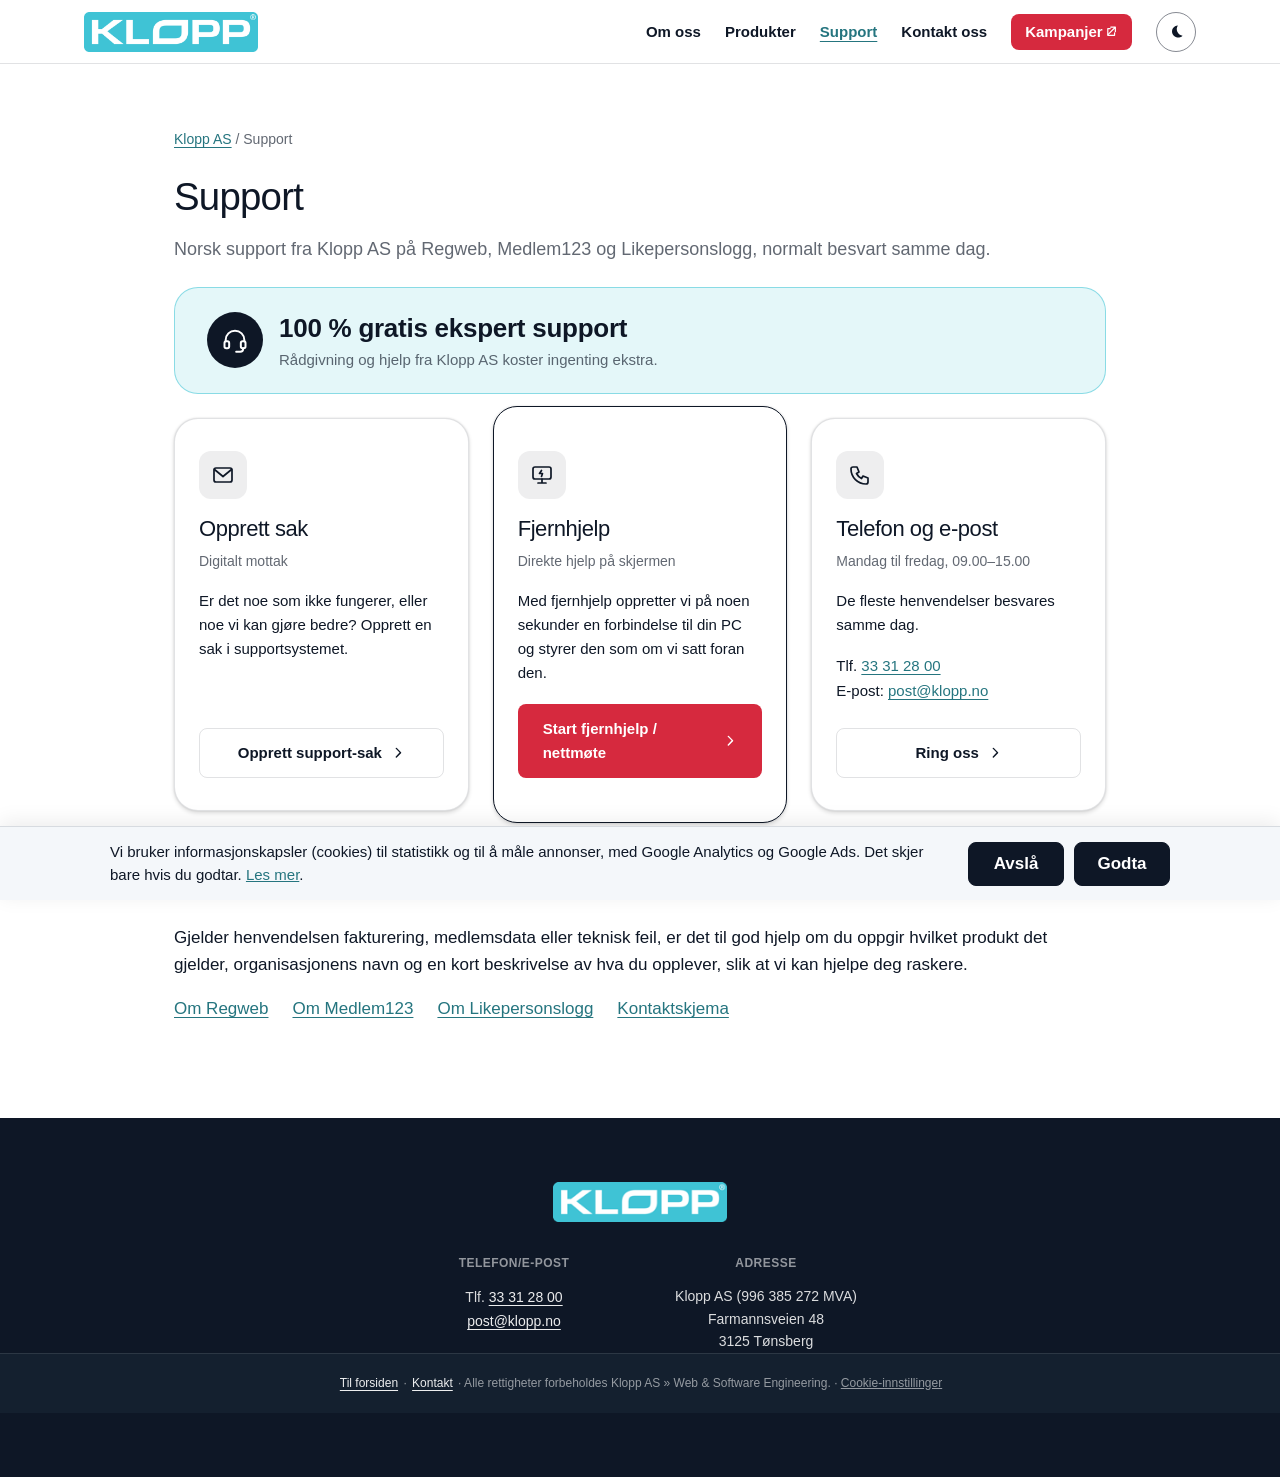
<file: support/index.html>
<!DOCTYPE html>
<html lang="nb">
    <head>
        <meta charset="utf-8" />
        <meta name="viewport" content="width=device-width, initial-scale=1, shrink-to-fit=no" />
        <meta name="description" content="Få hjelp med Regweb, Medlem123 og Likepersonslogg: opprett supportsak, start fjernhjelp, ring 33 31 28 00 eller send e-post. Norsk support mandag til fredag kl. 09.00–15.00." />
        <meta name="author" content="Klopp AS" />
        <link rel="canonical" href="https://klopp.no/support/" />
        <meta property="og:type" content="website" />
        <meta property="og:url" content="https://klopp.no/support/" />
        <meta property="og:title" content="Support – Klopp AS" />
        <meta property="og:description" content="Få hjelp med Regweb, Medlem123 og Likepersonslogg: opprett supportsak, start fjernhjelp, ring 33 31 28 00 eller send e-post. Norsk support mandag til fredag kl. 09.00–15.00." />
        <meta property="og:image" content="https://klopp.no/assets/img/klopp-forsidebilde-2027-delingsbilde-1200x630.jpg" />
        <meta property="og:image:width" content="1200" />
        <meta property="og:image:height" content="630" />
        <meta property="og:image:type" content="image/jpeg" />
        <meta property="og:image:alt" content="Fire kolleger rundt et bord i et lyst kontor, med Regweb medlemssystem på en laptop og Klopp-logo på kaffekoppen" />
        <meta property="og:locale" content="nb_NO" />
        <meta name="twitter:card" content="summary_large_image" />
        <meta name="twitter:title" content="Support – Klopp AS" />
        <meta name="twitter:description" content="Få hjelp med Regweb, Medlem123 og Likepersonslogg: opprett supportsak, start fjernhjelp, ring 33 31 28 00 eller send e-post. Norsk support mandag til fredag kl. 09.00–15.00." />
        <meta name="twitter:image" content="https://klopp.no/assets/img/klopp-forsidebilde-2027-delingsbilde-1200x630.jpg" />
        <meta name="twitter:image:alt" content="Fire kolleger rundt et bord i et lyst kontor, med Regweb medlemssystem på en laptop og Klopp-logo på kaffekoppen" />
        <meta name="color-scheme" content="light dark" />
        <meta name="referrer" content="strict-origin-when-cross-origin" />
        <meta http-equiv="Content-Security-Policy" content="default-src 'self'; script-src 'self' https://www.googletagmanager.com https://*.doubleclick.net; style-src 'self' 'unsafe-inline'; img-src 'self' data: https://www.google-analytics.com https://www.googletagmanager.com https://www.google.com https://googleads.g.doubleclick.net https://www.googleadservices.com https://*.doubleclick.net https://www.google.no; font-src 'self' data:; connect-src 'self' https://www.google-analytics.com https://region1.google-analytics.com https://*.google-analytics.com https://*.analytics.google.com https://www.googletagmanager.com https://www.google.com https://googleads.g.doubleclick.net https://www.googleadservices.com https://*.doubleclick.net https://www.google.no; base-uri 'self'; form-action 'self'; object-src 'none'; frame-src https://td.doubleclick.net https://www.googletagmanager.com https://*.doubleclick.net" />
        <script src="/js/theme-init.js"></script>
        <title>Support – Klopp AS</title>
        <link rel="icon" type="image/x-icon" href="/assets/img/favicon.ico" />
        <link rel="apple-touch-icon" href="/assets/img/apple-touch-icon.png" />
        <meta name="theme-color" content="#ffffff" media="(prefers-color-scheme: light)" />
        <meta name="theme-color" content="#1b1a19" media="(prefers-color-scheme: dark)" />
        <link href="/css/site.css" rel="stylesheet" />
        <script type="application/ld+json">
        {
            "@context": "https://schema.org",
            "@type": "ContactPage",
            "@id": "https://klopp.no/support/#webpage",
            "name": "Support – Klopp AS",
            "url": "https://klopp.no/support/",
            "isPartOf": { "@id": "https://klopp.no/#website" },
            "about": { "@id": "https://klopp.no/#organization" },
            "mainEntity": {
                "@id": "https://klopp.no/#organization",
                "@type": "Organization",
                "name": "Klopp AS",
                "contactPoint": {
                    "@type": "ContactPoint",
                    "contactType": "customer support",
                    "telephone": "+4733312800",
                    "email": "post@klopp.no",
                    "areaServed": "NO",
                    "availableLanguage": ["Norwegian"],
                    "hoursAvailable": {
                        "@type": "OpeningHoursSpecification",
                        "dayOfWeek": ["Monday", "Tuesday", "Wednesday", "Thursday", "Friday"],
                        "opens": "09:00",
                        "closes": "15:00"
                    }
                }
            },
            "inLanguage": "nb-NO",
            "dateModified": "2026-10-22"
        }
        </script>
        <script type="application/ld+json">
        {
            "@context": "https://schema.org",
            "@type": "BreadcrumbList",
            "itemListElement": [
                { "@type": "ListItem", "position": 1, "name": "Klopp AS", "item": "https://klopp.no/" },
                { "@type": "ListItem", "position": 2, "name": "Support", "item": "https://klopp.no/support/" }
            ]
        }
        </script>
        <style>
            .legal-page { max-width: 980px; margin: 0 auto; padding: calc(var(--nav-height) + var(--space-8)) var(--space-5) var(--space-9); }
            .legal-page h1 { font-size: clamp(1.75rem, 3vw, 2.5rem); letter-spacing: -0.02em; }
            .legal-page .contact-lead { color: var(--color-text-secondary); font-size: 18px; line-height: 1.5; margin: var(--space-2) 0 var(--space-5); }
            .legal-page h2 { font-size: 20px; margin-top: var(--space-8); margin-bottom: var(--space-3); }
            .legal-page p, .legal-page li { line-height: 1.6; }
            .legal-page a:not(.teaser-card-btn):not(.btn) { color: var(--accent-text-strong); text-decoration: underline; text-underline-offset: 3px; }
            .breadcrumb { font-size: 14px; color: var(--color-text-secondary); margin-bottom: var(--space-4); }
            .navbar-brand-logo { height: 40px; width: auto; display: block; }
            .footer-brand-logo { height: 40px; width: auto; }
            .footer-grid-compact { grid-template-columns: repeat(2, minmax(0, 220px)); justify-content: center; }
            @media (max-width: 767px) { .footer-grid-compact { grid-template-columns: 1fr; justify-content: normal; } }

            .feature-icon { display: grid; place-items: center; width: 48px; height: 48px; border-radius: 12px; background: rgba(14, 23, 38, 0.07); color: var(--navy); margin-bottom: var(--space-3); }
            :root[data-theme="dark"] .feature-icon { background: rgba(255, 255, 255, 0.1); color: var(--accent-blue); }
            @media (prefers-color-scheme: dark) { :root:not([data-theme="light"]) .feature-icon { background: rgba(255, 255, 255, 0.1); color: var(--accent-blue); } }
            .free-support { display: flex; align-items: center; gap: var(--space-4); margin: var(--space-5) 0 0; padding: var(--space-5) var(--space-6); border-radius: var(--radius-lg); background: rgba(63, 195, 213, 0.14); border: 1.5px solid rgba(63, 195, 213, 0.55); }
            .free-support .feature-icon { flex: none; width: 56px; height: 56px; margin: 0; border-radius: 50%; background: var(--navy); color: #fff; }
            :root[data-theme="dark"] .free-support .feature-icon { background: var(--accent-blue); color: var(--navy); }
            @media (prefers-color-scheme: dark) { :root:not([data-theme="light"]) .free-support .feature-icon { background: var(--accent-blue); color: var(--navy); } }
            .legal-page .free-support p { margin: 0; line-height: 1.3; }
            .legal-page .free-support .free-support-title { font-size: clamp(1.25rem, 1vw + 1rem, 1.625rem); font-weight: 700; letter-spacing: -0.01em; color: var(--color-text); }
            .legal-page .free-support .free-support-text { margin-top: 4px; font-size: 15px; color: var(--color-text-secondary); }
            @media (max-width: 600px) { .free-support { padding: var(--space-4); } .free-support .feature-icon { width: 48px; height: 48px; } }

            .price-cards { display: grid; grid-template-columns: repeat(3, minmax(0, 1fr)); gap: var(--space-5); margin: var(--space-5) 0 var(--space-8); align-items: stretch; }
            .price-card { display: flex; flex-direction: column; background: var(--color-bg-elevated); border: 1px solid var(--color-border); border-radius: var(--radius-lg); padding: var(--space-6) var(--space-5); box-shadow: var(--card-shadow); }
            .support-card-white { background: var(--color-bg); }
            .price-card-featured { background: var(--color-bg); border: 1.5px solid var(--navy); margin: calc(var(--space-3) * -1) 0; padding-top: calc(var(--space-6) + var(--space-3)); padding-bottom: calc(var(--space-6) + var(--space-3)); }
            :root[data-theme="dark"] .price-card-featured { border-color: var(--accent-blue); }
            @media (prefers-color-scheme: dark) { :root:not([data-theme="light"]) .price-card-featured { border-color: var(--accent-blue); } }
            .legal-page .price-card h2 { margin: 0; font-size: 22px; }
            .price-card-sub { margin: var(--space-1) 0 var(--space-4); font-size: 14px; color: var(--color-text-secondary); }
            .price-card p { margin: 0 0 var(--space-4); font-size: 15px; }
            .price-card .price-card-sub { margin: var(--space-1) 0 var(--space-4); font-size: 14px; }
            .price-card .support-contact { line-height: 1.7; margin-bottom: var(--space-5); }
            .price-card .teaser-card-btn { margin-top: auto; }
            .teaser-card-btn-red { background: var(--accent-red); color: #fff; }
            .teaser-card-btn-red:hover { background: #b8212f; }
            @media (max-width: 900px) {
                .price-cards { grid-template-columns: minmax(0, 1fr); }
                .price-card-featured { margin: 0; padding-top: var(--space-6); padding-bottom: var(--space-6); }
            }
            .product-links { display: flex; flex-wrap: wrap; gap: var(--space-3) var(--space-5); padding: 0; margin: var(--space-3) 0 0; list-style: none; }
            .product-links li { margin: 0; }
        </style>
    </head>
    <body>
        <a class="skip-link" href="#main">Hopp til innhold</a>
        <nav class="navbar">
            <div class="container">
                <a class="navbar-brand" href="/"><picture><source srcset="/assets/img/Klopp_logo_ink_R_w600.webp" type="image/webp" /><img src="/assets/img/Klopp_logo_ink_R_w600.png" alt="Klopp AS" class="navbar-brand-logo" width="600" height="138" /></picture></a>
                <div class="navbar-actions">
                    <a class="navbar-link" href="/#om-oss">Om oss</a>
                    <a class="navbar-link" href="/#produkter">Produkter</a>
                    <a class="navbar-link" href="/support/" aria-current="page">Support</a>
                    <a class="navbar-link" href="/kontakt.html">Kontakt oss</a>
                    <a class="navbar-link navbar-link-highlight" href="https://medlemssystem.no/" target="_blank" rel="noopener">Kampanjer <svg class="icon" viewBox="0 0 16 16" width="1em" height="1em" fill="currentColor" aria-hidden="true"><path d="M6.5 2.75A.75.75 0 0 1 7.25 2H13a.75.75 0 0 1 .75.75v5.75a.75.75 0 0 1-1.5 0V4.56L4.28 12.53a.75.75 0 0 1-1.06-1.06L11.19 3.5H7.25a.75.75 0 0 1-.75-.75Z"/><path d="M2.75 4.5A.75.75 0 0 1 3.5 3.75h3a.75.75 0 0 1 0 1.5h-2.25v7h7V10a.75.75 0 0 1 1.5 0v3a.75.75 0 0 1-.75.75h-8.5a.75.75 0 0 1-.75-.75v-8.5Z"/></svg><span class="sr-only">(åpner medlemssystem.no i ny fane)</span></a>
                    <button class="theme-toggle" id="themeToggle" type="button" aria-label="Bytt mellom lyst og mørkt utseende" aria-pressed="false">
                        <span class="theme-toggle-icon" aria-hidden="true"><svg class="icon" viewBox="0 0 16 16" width="1em" height="1em" fill="currentColor"><path d="M9.5 1.5a6.5 6.5 0 1 0 5 10.9A7 7 0 0 1 9.5 1.5Z"/></svg></span>
                    </button>
                </div>
            </div>
        </nav>

        <main class="legal-page" id="main">
            <nav class="breadcrumb" aria-label="Brødsmulesti"><a href="/">Klopp AS</a> <span aria-hidden="true">/</span> <span>Support</span></nav>
            <h1>Support</h1>
            <p class="contact-lead">Norsk support fra Klopp AS på Regweb, Medlem123 og Likepersonslogg, normalt besvart samme dag.</p>
            <div class="free-support" role="note">
                <span class="feature-icon" aria-hidden="true"><svg viewBox="0 0 24 24" width="28" height="28" fill="none" stroke="currentColor" stroke-width="1.7" stroke-linecap="round" stroke-linejoin="round"><path d="M4 13v-1a8 8 0 0 1 16 0v1"/><rect x="3" y="13" width="4" height="6" rx="1.5"/><rect x="17" y="13" width="4" height="6" rx="1.5"/><path d="M19 19v.5a2.5 2.5 0 0 1-2.5 2.5H13"/></svg></span>
                <div><p class="free-support-title">100&nbsp;% gratis ekspert support</p><p class="free-support-text">Rådgivning og hjelp fra Klopp AS koster ingenting ekstra.</p></div>
            </div>
            <div class="price-cards">
                <section class="price-card support-card-white">
                    <span class="feature-icon" aria-hidden="true"><svg viewBox="0 0 24 24" width="24" height="24" fill="none" stroke="currentColor" stroke-width="1.7" stroke-linecap="round" stroke-linejoin="round"><rect x="3" y="5" width="18" height="14" rx="2"/><path d="M3.5 6.5l8.5 7 8.5-7"/></svg></span>
                    <h2>Opprett sak</h2>
                    <p class="price-card-sub">Digitalt mottak</p>
                    <p>Er det noe som ikke fungerer, eller noe vi kan gjøre bedre? Opprett en sak i supportsystemet.</p>
                    <a class="teaser-card-btn teaser-card-btn-secondary" href="https://sak.regweb.no/" target="_blank" rel="noopener">Opprett support-sak <span class="sr-only">(åpner i ny fane)</span><svg class="icon" viewBox="0 0 16 16" width="1em" height="1em" fill="currentColor" aria-hidden="true"><path d="M6.22 3.22a.75.75 0 0 1 1.06 0l4.5 4.5a.75.75 0 0 1 0 1.06l-4.5 4.5a.75.75 0 1 1-1.06-1.06L10.19 8 6.22 4.03a.75.75 0 0 1 0-1.06Z"/></svg></a>
                </section>
                <section class="price-card price-card-featured">
                    <span class="feature-icon" aria-hidden="true"><svg viewBox="0 0 24 24" width="24" height="24" fill="none" stroke="currentColor" stroke-width="1.7" stroke-linecap="round" stroke-linejoin="round"><rect x="3" y="4" width="18" height="12" rx="2"/><path d="M8 20h8M12 16v4M11.5 7.5l-2 3h3l-1 3"/></svg></span>
                    <h2>Fjernhjelp</h2>
                    <p class="price-card-sub">Direkte hjelp på skjermen</p>
                    <p>Med fjernhjelp oppretter vi på noen sekunder en forbindelse til din PC og styrer den som om vi satt foran den.</p>
                    <a class="teaser-card-btn teaser-card-btn-red" href="https://get.teamviewer.com/klopp" target="_blank" rel="noopener">Start fjernhjelp / nettmøte <span class="sr-only">(åpner i ny fane)</span><svg class="icon" viewBox="0 0 16 16" width="1em" height="1em" fill="currentColor" aria-hidden="true"><path d="M6.22 3.22a.75.75 0 0 1 1.06 0l4.5 4.5a.75.75 0 0 1 0 1.06l-4.5 4.5a.75.75 0 1 1-1.06-1.06L10.19 8 6.22 4.03a.75.75 0 0 1 0-1.06Z"/></svg></a>
                </section>
                <section class="price-card support-card-white">
                    <span class="feature-icon" aria-hidden="true"><svg viewBox="0 0 24 24" width="24" height="24" fill="none" stroke="currentColor" stroke-width="1.7" stroke-linecap="round" stroke-linejoin="round"><path d="M5 4h4l2 5-2.5 1.5a11 11 0 0 0 5 5L15 13l5 2v4a2 2 0 0 1-2 2A15 15 0 0 1 3 6a2 2 0 0 1 2-2z"/></svg></span>
                    <h2>Telefon og e-post</h2>
                    <p class="price-card-sub">Mandag til fredag, 09.00–15.00</p>
                    <p>De fleste henvendelser besvares samme dag.</p>
                    <p class="support-contact">Tlf. <a href="tel:+4733312800">33 31 28 00</a><br />E-post: <a href="mailto:post@klopp.no">post@klopp.no</a></p>
                    <a class="teaser-card-btn teaser-card-btn-secondary" href="tel:+4733312800">Ring oss <svg class="icon" viewBox="0 0 16 16" width="1em" height="1em" fill="currentColor" aria-hidden="true"><path d="M6.22 3.22a.75.75 0 0 1 1.06 0l4.5 4.5a.75.75 0 0 1 0 1.06l-4.5 4.5a.75.75 0 1 1-1.06-1.06L10.19 8 6.22 4.03a.75.75 0 0 1 0-1.06Z"/></svg></a>
                </section>
            </div>
            <h2>Før du tar kontakt</h2>
            <p>Gjelder henvendelsen fakturering, medlemsdata eller teknisk feil, er det til god hjelp om du oppgir hvilket produkt det gjelder, organisasjonens navn og en kort beskrivelse av hva du opplever, slik at vi kan hjelpe deg raskere.</p>
            <ul class="product-links">
                <li><a href="/regweb/">Om Regweb</a></li>
                <li><a href="/medlem123/">Om Medlem123</a></li>
                <li><a href="/likepersonslogg/">Om Likepersonslogg</a></li>
                <li><a href="/kontakt.html">Kontaktskjema</a></li>
            </ul>
        </main>

        <footer class="site-footer">
            <div class="container">
                <div class="footer-brand"><img src="/assets/img/Klopp_logo_ink_R_w200.png" alt="Klopp AS" class="footer-brand-logo" width="200" height="46" /></div>
                <div class="footer-grid footer-grid-compact">
                    <div>
                        <h3>Telefon/e-post</h3>
                        <p>Tlf. <a href="tel:+4733312800">33 31 28 00</a><br /><a href="mailto:post@klopp.no">post@klopp.no</a></p>
                    </div>
                    <div>
                        <h3>Adresse</h3>
                        <p>Klopp AS (996&nbsp;385&nbsp;272 MVA)<br />Farmannsveien 48<br />3125 Tønsberg</p>
                    </div>
                </div>
            </div>
            <div class="copyright">
                <div class="container">
                    <a href="/">Til forsiden</a> · <a href="/kontakt.html">Kontakt</a> · Alle rettigheter forbeholdes Klopp AS » Web &amp; Software Engineering.
                </div>
            </div>
        </footer>

        <script src="/js/site.js"></script>
        <script src="/js/consent.js" defer></script>
    </body>
</html>
</file>
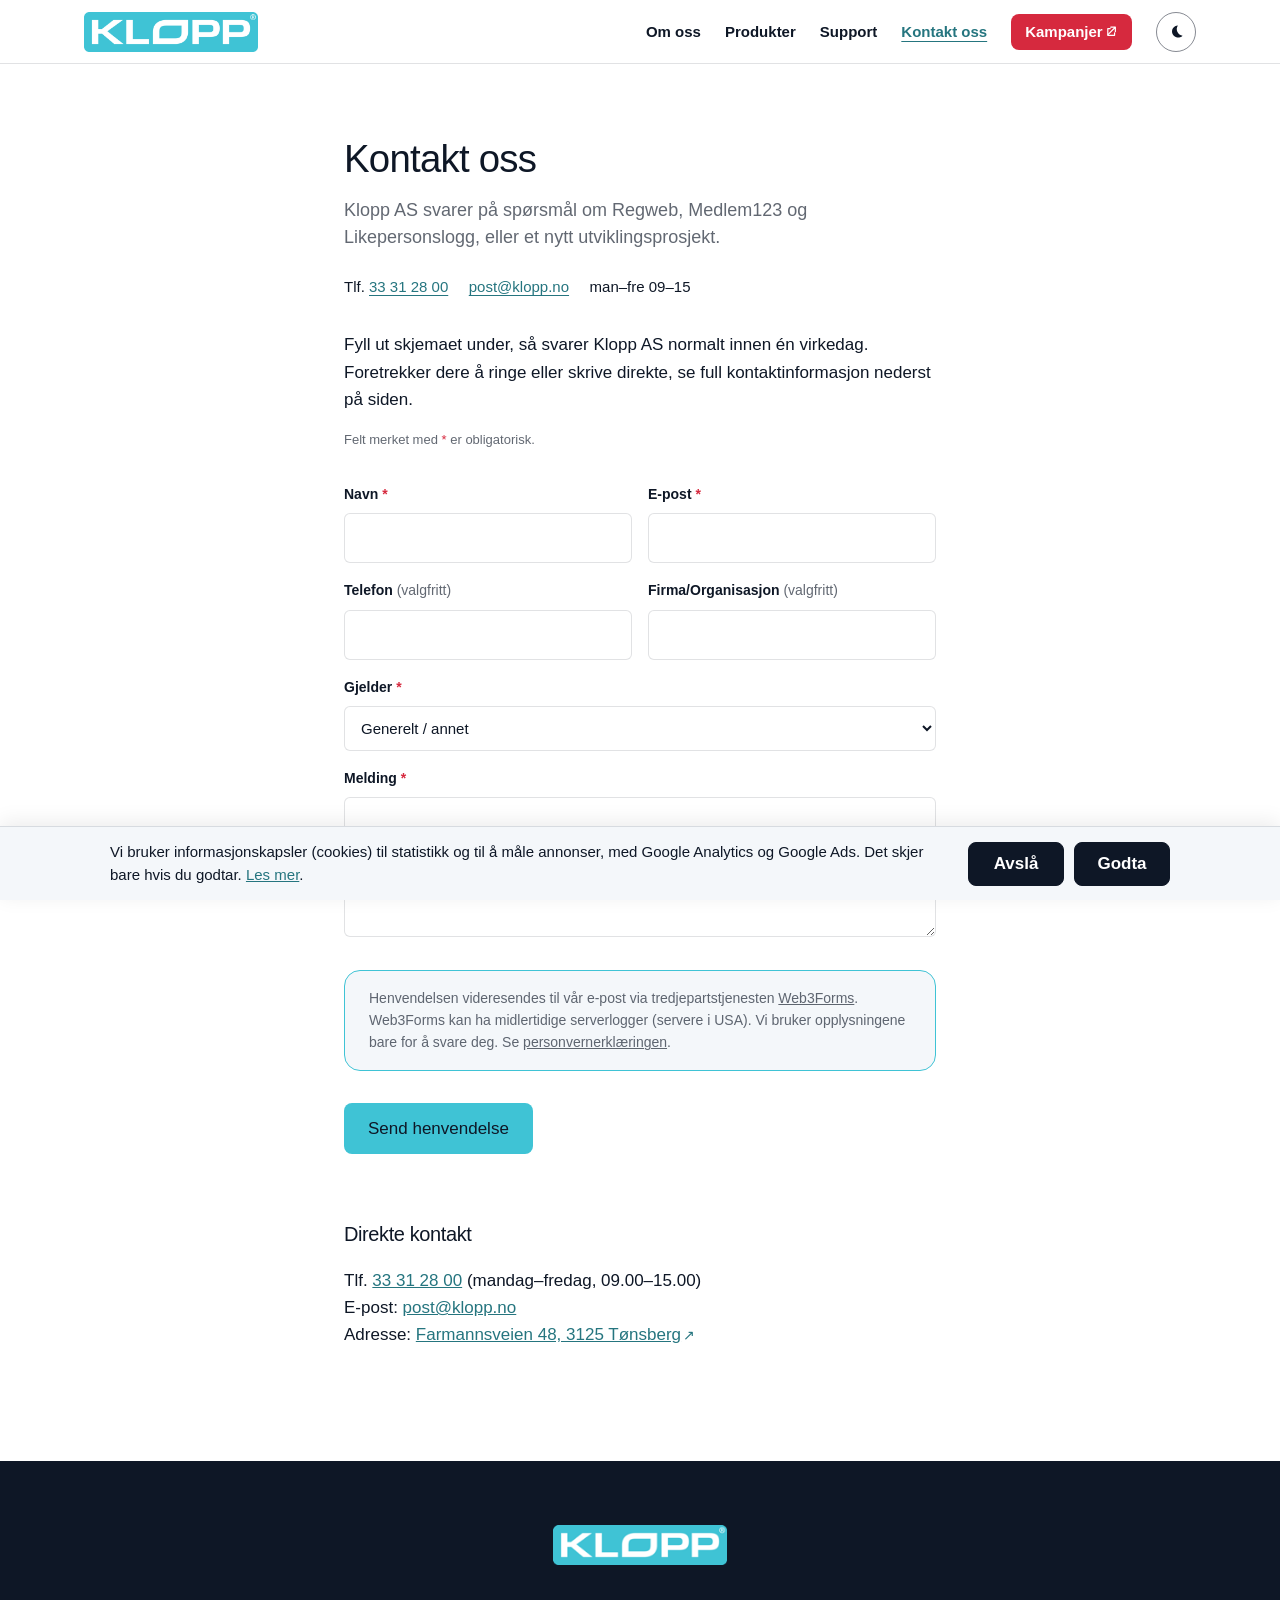
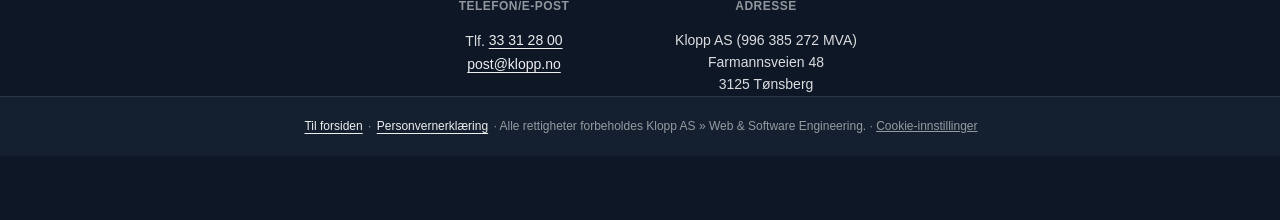
<file: kontakt.html>
<!DOCTYPE html>
<html lang="nb">
    <head>
        <meta charset="utf-8" />
        <meta name="viewport" content="width=device-width, initial-scale=1, shrink-to-fit=no" />
        <meta name="description" content="Kontakt Klopp AS om Regweb, Medlem123, Likepersonslogg eller et nytt utviklingsprosjekt. Fyll ut skjemaet, ring 33 31 28 00 eller skriv til post@klopp.no." />
        <meta name="author" content="Klopp AS" />
        <link rel="canonical" href="https://klopp.no/kontakt.html" />
        <meta property="og:type" content="website" />
        <meta property="og:url" content="https://klopp.no/kontakt.html" />
        <meta property="og:title" content="Kontakt Klopp AS – demo av Regweb, Medlem123 og Likepersonslogg" />
        <meta property="og:description" content="Ta kontakt med Klopp AS om Regweb, Medlem123, Likepersonslogg eller et nytt utviklingsprosjekt." />
        <meta property="og:image" content="https://klopp.no/assets/img/klopp-forsidebilde-2027-delingsbilde-1200x630.jpg" />
        <meta property="og:image:width" content="1200" />
        <meta property="og:image:height" content="630" />
        <meta property="og:image:type" content="image/jpeg" />
        <meta property="og:image:alt" content="Fire kolleger rundt et bord i et lyst kontor, med Regweb medlemssystem på en laptop og Klopp-logo på kaffekoppen" />
        <meta property="og:locale" content="nb_NO" />
        <meta name="twitter:card" content="summary_large_image" />
        <meta name="twitter:title" content="Kontakt Klopp AS – demo av Regweb, Medlem123 og Likepersonslogg" />
        <meta name="twitter:description" content="Ta kontakt med Klopp AS om Regweb, Medlem123, Likepersonslogg eller et nytt utviklingsprosjekt." />
        <meta name="twitter:image" content="https://klopp.no/assets/img/klopp-forsidebilde-2027-delingsbilde-1200x630.jpg" />
        <meta name="twitter:image:alt" content="Fire kolleger rundt et bord i et lyst kontor, med Regweb medlemssystem på en laptop og Klopp-logo på kaffekoppen" />
        <meta name="color-scheme" content="light dark" />
        <meta name="referrer" content="strict-origin-when-cross-origin" />
        <meta http-equiv="Content-Security-Policy" content="default-src 'self'; script-src 'self' https://web3forms.com https://js.hcaptcha.com https://newassets.hcaptcha.com https://www.googletagmanager.com https://*.doubleclick.net; style-src 'self' 'unsafe-inline' https://newassets.hcaptcha.com; img-src 'self' data: https://newassets.hcaptcha.com https://www.google-analytics.com https://www.googletagmanager.com https://www.google.com https://googleads.g.doubleclick.net https://www.googleadservices.com https://*.doubleclick.net https://www.google.no; font-src 'self' data:; connect-src 'self' https://api.web3forms.com https://hcaptcha.com https://*.hcaptcha.com https://www.google-analytics.com https://region1.google-analytics.com https://*.google-analytics.com https://*.analytics.google.com https://www.googletagmanager.com https://www.google.com https://googleads.g.doubleclick.net https://www.googleadservices.com https://*.doubleclick.net https://www.google.no; frame-src https://newassets.hcaptcha.com https://hcaptcha.com https://td.doubleclick.net https://www.googletagmanager.com https://*.doubleclick.net; base-uri 'self'; form-action 'self' https://api.web3forms.com; object-src 'none'" />
        <script src="js/theme-init.js"></script>
        <title>Kontakt Klopp AS – demo av Regweb, Medlem123 og Likepersonslogg</title>
        <link rel="icon" type="image/x-icon" href="assets/img/favicon.ico" />
        <link rel="apple-touch-icon" href="assets/img/apple-touch-icon.png" />
        <meta name="theme-color" content="#ffffff" media="(prefers-color-scheme: light)" />
        <meta name="theme-color" content="#1b1a19" media="(prefers-color-scheme: dark)" />
        <link href="css/site.css" rel="stylesheet" />
        <script type="application/ld+json">
        {
            "@context": "https://schema.org",
            "@type": "ContactPage",
            "@id": "https://klopp.no/kontakt.html#webpage",
            "name": "Kontakt Klopp AS – demo av Regweb, Medlem123 og Likepersonslogg",
            "url": "https://klopp.no/kontakt.html",
            "isPartOf": { "@id": "https://klopp.no/#website" },
            "about": { "@id": "https://klopp.no/#organization" },
            "mainEntity": {
                "@id": "https://klopp.no/#organization",
                "@type": "Organization",
                "name": "Klopp AS",
                "contactPoint": {
                    "@type": "ContactPoint",
                    "contactType": "customer service",
                    "telephone": "+4733312800",
                    "email": "post@klopp.no",
                    "areaServed": "NO",
                    "availableLanguage": ["Norwegian"],
                    "hoursAvailable": {
                        "@type": "OpeningHoursSpecification",
                        "dayOfWeek": ["Monday", "Tuesday", "Wednesday", "Thursday", "Friday"],
                        "opens": "09:00",
                        "closes": "15:00"
                    }
                }
            },
            "inLanguage": "nb-NO"
        }
        </script>
        <script type="application/ld+json">
        {
            "@context": "https://schema.org",
            "@type": "BreadcrumbList",
            "itemListElement": [
                { "@type": "ListItem", "position": 1, "name": "Klopp AS", "item": "https://klopp.no/" },
                { "@type": "ListItem", "position": 2, "name": "Kontakt oss", "item": "https://klopp.no/kontakt.html" }
            ]
        }
        </script>
        <style>
            .legal-page {
                max-width: 640px;
                margin: 0 auto;
                padding: calc(var(--nav-height) + var(--space-8)) var(--space-5) var(--space-9);
            }
            .legal-page h1 {
                font-size: clamp(1.75rem, 3vw, 2.5rem);
                letter-spacing: -0.02em;
            }
            .legal-page .contact-lead {
                color: var(--color-text-secondary);
                font-size: 18px;
                line-height: 1.5;
                margin: var(--space-2) 0 var(--space-5);
            }
            .legal-page .quick-contact {
                font-size: 15px;
                margin: 0 0 var(--space-6);
            }
            .legal-page .quick-contact a { color: var(--accent-text-strong); text-decoration: underline; text-underline-offset: 3px; }
            .legal-page .required-note {
                font-size: 13px;
                color: var(--color-text-secondary);
                margin: var(--space-4) 0 0;
            }
            .legal-page .required-note span { color: var(--accent-red); }
            .legal-page h2 {
                font-size: 20px;
                margin-top: var(--space-8);
                margin-bottom: var(--space-3);
            }
            .legal-page p, .legal-page li { line-height: 1.6; }
            .legal-page .legal-box {
                background: var(--color-bg-elevated);
                border: 1px solid var(--accent-blue);
                border-radius: var(--radius-md);
                padding: var(--space-4) var(--space-5);
                margin: var(--space-5) 0;
                font-size: 14px;
                color: var(--color-text-secondary);
            }
            .legal-page .legal-box a { color: inherit; }

            .contact-form { margin-top: var(--space-6); }
            .contact-form .form-row {
                display: grid;
                grid-template-columns: 1fr 1fr;
                gap: var(--space-4);
            }
            @media (max-width: 560px) {
                .contact-form .form-row { grid-template-columns: 1fr; }
            }
            .contact-form .field { margin-bottom: var(--space-4); }
            .contact-form label {
                display: block;
                font-weight: 600;
                font-size: 14px;
                margin-bottom: var(--space-2);
            }
            .contact-form label span[aria-hidden="true"] { color: var(--accent-red); }
            .contact-form .optional-tag {
                font-weight: 400;
                color: var(--color-text-secondary);
            }
            .contact-form input,
            .contact-form select,
            .contact-form textarea {
                width: 100%;
                padding: var(--space-3);
                border: 1px solid var(--color-border);
                border-radius: var(--radius-sm);
                background: var(--color-bg);
                color: var(--color-text);
                font: inherit;
                font-size: 15px;
            }
            .contact-form textarea { resize: vertical; min-height: 140px; }
            .contact-form .botcheck-field { position: absolute; left: -9999px; }
            .contact-form button[type="submit"] {
                border: none;
                cursor: pointer;
                font: inherit;
                margin-top: var(--space-2);
            }
            .contact-form button[type="submit"][disabled] { opacity: 0.6; cursor: not-allowed; }
            .form-status {
                margin-top: var(--space-4);
                padding: var(--space-4);
                border-radius: var(--radius-md);
                font-size: 15px;
                display: none;
            }
            .form-status.is-success {
                display: block;
                background: var(--color-bg-elevated);
                border: 1px solid #1c8a3c;
            }
            .form-status.is-error {
                display: block;
                background: var(--color-bg-elevated);
                border: 1px solid var(--accent-red);
            }
            .navbar-brand-logo { height: 40px; width: auto; display: block; }
            .footer-brand-logo { height: 40px; width: auto; }
            .footer-grid-compact {
                grid-template-columns: repeat(2, minmax(0, 220px));
                justify-content: center;
            }
            @media (max-width: 767px) { .footer-grid-compact { grid-template-columns: 1fr; justify-content: normal; } }
        </style>
    </head>
    <body>
        <a class="skip-link" href="#main">Hopp til innhold</a>
        <nav class="navbar">
            <div class="container">
                <a class="navbar-brand" href="/"><picture><source srcset="assets/img/Klopp_logo_ink_R_w600.webp" type="image/webp" /><img src="assets/img/Klopp_logo_ink_R_w600.png" alt="Klopp AS" class="navbar-brand-logo" width="600" height="138" /></picture></a>
                <div class="navbar-actions">
                    <a class="navbar-link" href="/#om-oss">Om oss</a>
                    <a class="navbar-link" href="/#produkter">Produkter</a>
                    <a class="navbar-link" href="/support/">Support</a>
                    <a class="navbar-link" href="kontakt.html" aria-current="page">Kontakt oss</a>
                    <a class="navbar-link navbar-link-highlight" href="https://medlemssystem.no/" target="_blank" rel="noopener">Kampanjer <svg class="icon" viewBox="0 0 16 16" width="1em" height="1em" fill="currentColor" aria-hidden="true"><path d="M6.5 2.75A.75.75 0 0 1 7.25 2H13a.75.75 0 0 1 .75.75v5.75a.75.75 0 0 1-1.5 0V4.56L4.28 12.53a.75.75 0 0 1-1.06-1.06L11.19 3.5H7.25a.75.75 0 0 1-.75-.75Z"/><path d="M2.75 4.5A.75.75 0 0 1 3.5 3.75h3a.75.75 0 0 1 0 1.5h-2.25v7h7V10a.75.75 0 0 1 1.5 0v3a.75.75 0 0 1-.75.75h-8.5a.75.75 0 0 1-.75-.75v-8.5Z"/></svg><span class="sr-only">(åpner medlemssystem.no i ny fane)</span></a>
                    <button class="theme-toggle" id="themeToggle" type="button" aria-label="Bytt mellom lyst og mørkt utseende" aria-pressed="false">
                        <span class="theme-toggle-icon" aria-hidden="true"><svg class="icon" viewBox="0 0 16 16" width="1em" height="1em" fill="currentColor"><path d="M9.5 1.5a6.5 6.5 0 1 0 5 10.9A7 7 0 0 1 9.5 1.5Z"/></svg></span>
                    </button>
                </div>
            </div>
        </nav>

        <main class="legal-page" id="main">
            <h1>Kontakt oss</h1>
            <p class="contact-lead">Klopp AS svarer på spørsmål om Regweb, Medlem123 og Likepersonslogg, eller et nytt utviklingsprosjekt.</p>

            <p class="quick-contact">Tlf. <a href="tel:+4733312800">33 31 28 00</a> <span class="contact-band-sep">·</span> <a href="mailto:post@klopp.no">post@klopp.no</a> <span class="contact-band-sep">·</span> man–fre 09–15</p>

            <p>Fyll ut skjemaet under, så svarer Klopp AS normalt innen én virkedag. Foretrekker dere å ringe eller skrive direkte, se full kontaktinformasjon nederst på siden.</p>
            <p class="required-note">Felt merket med <span aria-hidden="true">*</span> er obligatorisk.</p>

            <form class="contact-form" id="contactForm" action="https://api.web3forms.com/submit" method="POST">
                <input type="hidden" name="access_key" value="23f9d48d-2afb-4cf3-a0a9-fd1eb14e24ef" />
                <input type="hidden" name="subject" value="Ny henvendelse fra klopp.no" />
                <input type="hidden" name="from_name" value="Kontaktskjema — klopp.no" />
                <input type="hidden" name="redirect" value="https://klopp.no/kontakt.html?sendt=1" />
                <input type="checkbox" name="botcheck" class="botcheck-field" tabindex="-1" autocomplete="off" aria-label="La stå tomt (spamvern)" />

                <div class="form-row">
                    <div class="field">
                        <label for="contact-name">Navn <span aria-hidden="true">*</span></label>
                        <input type="text" id="contact-name" name="name" autocomplete="name" maxlength="100" required />
                    </div>
                    <div class="field">
                        <label for="contact-email">E-post <span aria-hidden="true">*</span></label>
                        <input type="email" id="contact-email" name="email" autocomplete="email" inputmode="email" maxlength="200" required />
                    </div>
                </div>

                <div class="form-row">
                    <div class="field">
                        <label for="contact-phone">Telefon <span class="optional-tag">(valgfritt)</span></label>
                        <input type="tel" id="contact-phone" name="phone" autocomplete="tel" inputmode="tel" maxlength="30" />
                    </div>
                    <div class="field">
                        <label for="contact-org">Firma/Organisasjon <span class="optional-tag">(valgfritt)</span></label>
                        <input type="text" id="contact-org" name="organisasjon" autocomplete="organization" maxlength="150" />
                    </div>
                </div>

                <div class="field">
                    <label for="contact-topic">Gjelder <span aria-hidden="true">*</span></label>
                    <select id="contact-topic" name="tjeneste" required>
                        <option value="Generelt" selected>Generelt / annet</option>
                        <option value="Likepersonslogg">Likepersonslogg</option>
                        <option value="Medlem123">Medlem123</option>
                        <option value="Regweb">Regweb</option>
                        <option value="Utvikling av digitalt produkt">Utvikling av digitalt produkt</option>
                    </select>
                </div>

                <div class="field">
                    <label for="contact-message">Melding <span aria-hidden="true">*</span></label>
                    <textarea id="contact-message" name="message" maxlength="3000" spellcheck="true" required></textarea>
                </div>

                <div class="legal-box">Henvendelsen videresendes til vår e-post via tredjepartstjenesten <a href="https://web3forms.com/" target="_blank" rel="noopener">Web3Forms<span class="sr-only"> (åpner i ny fane)</span></a>. Web3Forms kan ha midlertidige serverlogger (servere i USA). Vi bruker opplysningene bare for å svare deg. Se <a href="personvern.html">personvernerklæringen</a>.</div>

                <div class="h-captcha" data-captcha="true"></div>

                <button type="submit" class="btn" id="contactSubmit">Send henvendelse</button>

                <div class="form-status" id="formStatus" role="status" aria-live="polite" tabindex="-1"></div>
            </form>

            <h2>Direkte kontakt</h2>
            <p>Tlf. <a href="tel:+4733312800">33 31 28 00</a> (mandag–fredag, 09.00–15.00)<br />E-post: <a href="mailto:post@klopp.no">post@klopp.no</a><br />Adresse: <a href="https://www.google.com/maps/search/?api=1&amp;query=Farmannsveien+48%2C+3125+T%C3%B8nsberg" target="_blank" rel="noopener">Farmannsveien 48, 3125 Tønsberg<span class="sr-only"> (åpner i ny fane)</span></a></p>
        </main>

        <footer class="site-footer">
            <div class="container">
                <div class="footer-brand"><img src="assets/img/Klopp_logo_ink_R_w200.png" alt="Klopp AS" class="footer-brand-logo" width="200" height="46" /></div>
                <div class="footer-grid footer-grid-compact">
                    <div>
                        <h3>Telefon/e-post</h3>
                        <p>Tlf. <a href="tel:+4733312800">33 31 28 00</a><br /><a href="mailto:post@klopp.no">post@klopp.no</a></p>
                    </div>
                    <div>
                        <h3>Adresse</h3>
                        <p>Klopp AS (996&nbsp;385&nbsp;272 MVA)<br />Farmannsveien 48<br />3125 Tønsberg</p>
                    </div>
                </div>
            </div>
            <div class="copyright">
                <div class="container">
                    <a href="/">Til forsiden</a> · <a href="personvern.html">Personvernerklæring</a> · Alle rettigheter forbeholdes Klopp AS » Web &amp; Software Engineering.
                </div>
            </div>
        </footer>

        <script src="js/site.js"></script>
        <script src="js/consent.js" defer></script>
        <script src="js/kontakt.js"></script>
        <script src="https://web3forms.com/client/script.js" async defer></script>
    </body>
</html>
</file>
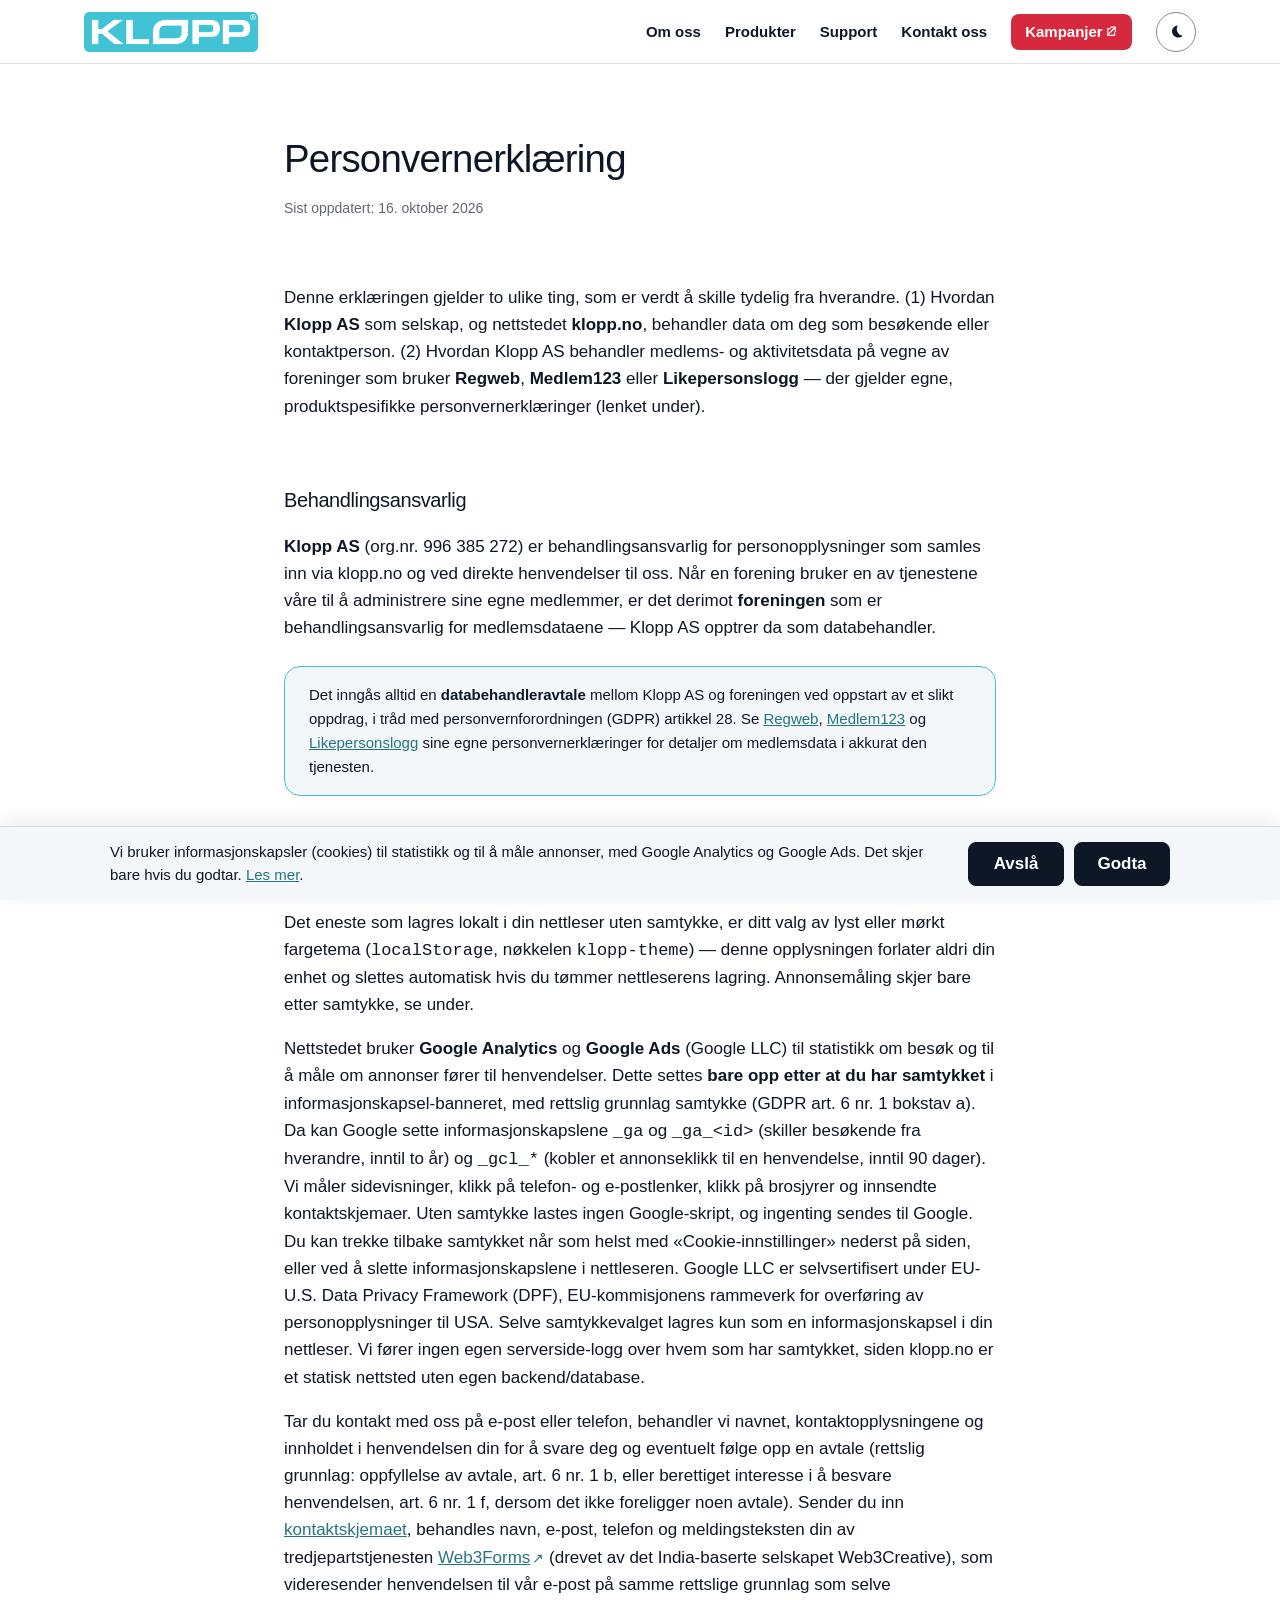
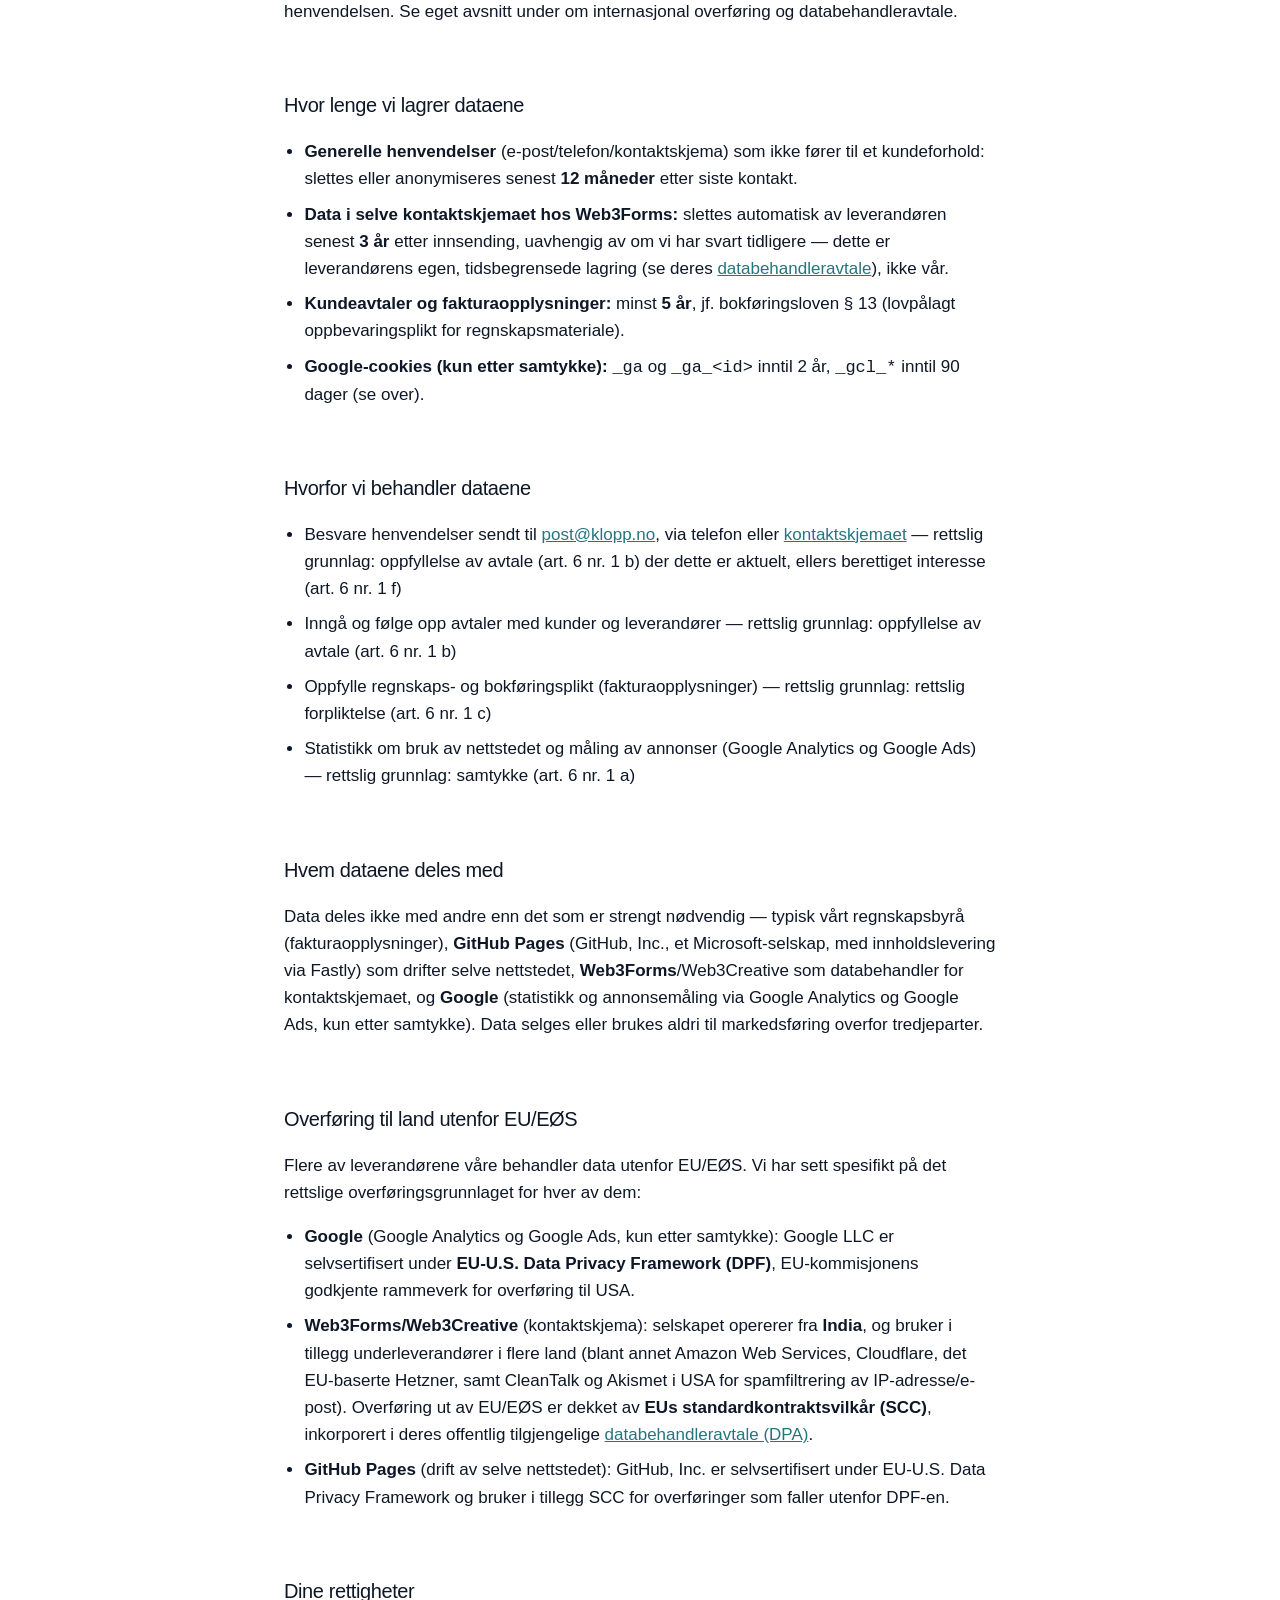
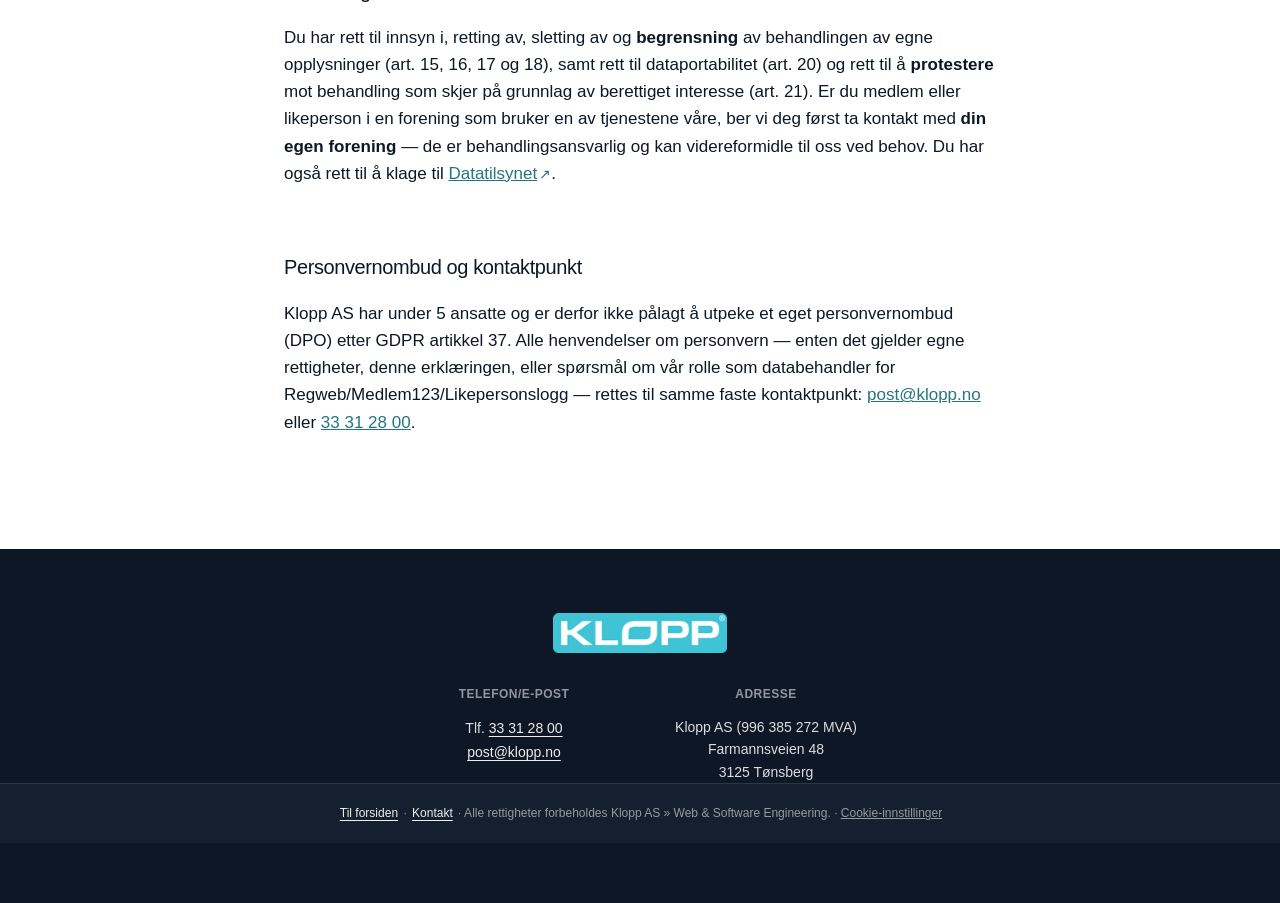
<file: personvern.html>
<!DOCTYPE html>
<html lang="nb">
    <head>
        <meta charset="utf-8" />
        <meta name="viewport" content="width=device-width, initial-scale=1, shrink-to-fit=no" />
        <meta name="description" content="Personvernerklæring for Klopp AS og klopp.no: hvordan vi behandler besøksdata, og vår rolle som databehandler for Regweb, Medlem123 og Likepersonslogg." />
        <meta name="author" content="Klopp AS" />
        <link rel="canonical" href="https://klopp.no/personvern.html" />
        <meta property="og:type" content="website" />
        <meta property="og:url" content="https://klopp.no/personvern.html" />
        <meta property="og:title" content="Personvernerklæring — Klopp AS" />
        <meta property="og:description" content="Personvernerklæring for Klopp AS og klopp.no: hvordan vi behandler besøksdata, og vår rolle som databehandler for Regweb, Medlem123 og Likepersonslogg." />
        <meta property="og:image" content="https://klopp.no/assets/img/klopp-forsidebilde-2027-delingsbilde-1200x630.jpg" />
        <meta property="og:image:width" content="1200" />
        <meta property="og:image:height" content="630" />
        <meta property="og:image:type" content="image/jpeg" />
        <meta property="og:image:alt" content="Fire kolleger rundt et bord i et lyst kontor, med Regweb medlemssystem på en laptop og Klopp-logo på kaffekoppen" />
        <meta property="og:locale" content="nb_NO" />
        <meta name="twitter:card" content="summary_large_image" />
        <meta name="twitter:title" content="Personvernerklæring — Klopp AS" />
        <meta name="twitter:description" content="Personvernerklæring for Klopp AS og klopp.no: hvordan vi behandler besøksdata, og vår rolle som databehandler for Regweb, Medlem123 og Likepersonslogg." />
        <meta name="twitter:image" content="https://klopp.no/assets/img/klopp-forsidebilde-2027-delingsbilde-1200x630.jpg" />
        <meta name="twitter:image:alt" content="Fire kolleger rundt et bord i et lyst kontor, med Regweb medlemssystem på en laptop og Klopp-logo på kaffekoppen" />
        <meta name="color-scheme" content="light dark" />
        <meta name="referrer" content="strict-origin-when-cross-origin" />
        <meta http-equiv="Content-Security-Policy" content="default-src 'self'; script-src 'self' https://www.googletagmanager.com https://*.doubleclick.net; style-src 'self' 'unsafe-inline'; img-src 'self' data: https://www.google-analytics.com https://www.googletagmanager.com https://www.google.com https://googleads.g.doubleclick.net https://www.googleadservices.com https://*.doubleclick.net https://www.google.no; font-src 'self' data:; connect-src 'self' https://www.google-analytics.com https://region1.google-analytics.com https://*.google-analytics.com https://*.analytics.google.com https://www.googletagmanager.com https://www.google.com https://googleads.g.doubleclick.net https://www.googleadservices.com https://*.doubleclick.net https://www.google.no; base-uri 'self'; form-action 'self'; object-src 'none'; frame-src https://td.doubleclick.net https://www.googletagmanager.com https://*.doubleclick.net" />
        <script src="js/theme-init.js"></script>
        <title>Personvernerklæring — Klopp AS</title>
        <link rel="icon" type="image/x-icon" href="assets/img/favicon.ico" />
        <link rel="apple-touch-icon" href="assets/img/apple-touch-icon.png" />
        <meta name="theme-color" content="#ffffff" media="(prefers-color-scheme: light)" />
        <meta name="theme-color" content="#1b1a19" media="(prefers-color-scheme: dark)" />
        <link href="css/site.css" rel="stylesheet" />
        <script type="application/ld+json">
        {
            "@context": "https://schema.org",
            "@type": "WebPage",
            "@id": "https://klopp.no/personvern.html#webpage",
            "name": "Personvernerklæring — Klopp AS",
            "url": "https://klopp.no/personvern.html",
            "isPartOf": { "@id": "https://klopp.no/#website" },
            "inLanguage": "nb-NO"
        }
        </script>
        <script type="application/ld+json">
        {
            "@context": "https://schema.org",
            "@type": "BreadcrumbList",
            "itemListElement": [
                { "@type": "ListItem", "position": 1, "name": "Klopp AS", "item": "https://klopp.no/" },
                { "@type": "ListItem", "position": 2, "name": "Personvernerklæring", "item": "https://klopp.no/personvern.html" }
            ]
        }
        </script>
        <style>
            .legal-page {
                max-width: 760px;
                margin: 0 auto;
                padding: calc(var(--nav-height) + var(--space-8)) var(--space-5) var(--space-9);
            }
            .legal-page h1 {
                font-size: clamp(1.75rem, 3vw, 2.5rem);
                letter-spacing: -0.02em;
            }
            .legal-page .legal-updated {
                color: var(--color-text-secondary);
                font-size: 14px;
                margin: var(--space-2) 0 var(--space-8);
            }
            .legal-page h2 {
                font-size: 20px;
                margin-top: var(--space-8);
                margin-bottom: var(--space-3);
            }
            .legal-page p, .legal-page li { line-height: 1.6; }
            .legal-page ul { padding-left: 1.2em; }
            .legal-page li { margin-bottom: var(--space-2); }
            .legal-page .legal-box {
                background: var(--color-bg-elevated);
                border: 1px solid var(--accent-blue);
                border-radius: var(--radius-md);
                padding: var(--space-4) var(--space-5);
                margin: var(--space-5) 0;
                font-size: 15px;
            }
            .navbar-brand-logo { height: 40px; width: auto; display: block; }
            .footer-brand-logo { height: 40px; width: auto; }
            .footer-grid-compact {
                grid-template-columns: repeat(2, minmax(0, 220px));
                justify-content: center;
            }
            @media (max-width: 767px) { .footer-grid-compact { grid-template-columns: 1fr; justify-content: normal; } }
        </style>
    </head>
    <body>
        <a class="skip-link" href="#main">Hopp til innhold</a>
        <nav class="navbar">
            <div class="container">
                <a class="navbar-brand" href="/"><picture><source srcset="assets/img/Klopp_logo_ink_R_w600.webp" type="image/webp" /><img src="assets/img/Klopp_logo_ink_R_w600.png" alt="Klopp AS" class="navbar-brand-logo" width="600" height="138" /></picture></a>
                <div class="navbar-actions">
                    <a class="navbar-link" href="/#om-oss">Om oss</a>
                    <a class="navbar-link" href="/#produkter">Produkter</a>
                    <a class="navbar-link" href="/support/">Support</a>
                    <a class="navbar-link" href="kontakt.html">Kontakt oss</a>
                    <a class="navbar-link navbar-link-highlight" href="https://medlemssystem.no/" target="_blank" rel="noopener">Kampanjer <svg class="icon" viewBox="0 0 16 16" width="1em" height="1em" fill="currentColor" aria-hidden="true"><path d="M6.5 2.75A.75.75 0 0 1 7.25 2H13a.75.75 0 0 1 .75.75v5.75a.75.75 0 0 1-1.5 0V4.56L4.28 12.53a.75.75 0 0 1-1.06-1.06L11.19 3.5H7.25a.75.75 0 0 1-.75-.75Z"/><path d="M2.75 4.5A.75.75 0 0 1 3.5 3.75h3a.75.75 0 0 1 0 1.5h-2.25v7h7V10a.75.75 0 0 1 1.5 0v3a.75.75 0 0 1-.75.75h-8.5a.75.75 0 0 1-.75-.75v-8.5Z"/></svg><span class="sr-only">(åpner medlemssystem.no i ny fane)</span></a>
                    <button class="theme-toggle" id="themeToggle" type="button" aria-label="Bytt mellom lyst og mørkt utseende" aria-pressed="false">
                        <span class="theme-toggle-icon" aria-hidden="true"><svg class="icon" viewBox="0 0 16 16" width="1em" height="1em" fill="currentColor"><path d="M9.5 1.5a6.5 6.5 0 1 0 5 10.9A7 7 0 0 1 9.5 1.5Z"/></svg></span>
                    </button>
                </div>
            </div>
        </nav>

        <main class="legal-page" id="main">
            <h1>Personvernerklæring</h1>
            <p class="legal-updated">Sist oppdatert: 16. oktober 2026</p>

            <p>Denne erklæringen gjelder to ulike ting, som er verdt å skille tydelig fra hverandre. (1) Hvordan <strong>Klopp AS</strong> som selskap, og nettstedet <strong>klopp.no</strong>, behandler data om deg som besøkende eller kontaktperson. (2) Hvordan Klopp AS behandler medlems- og aktivitetsdata på vegne av foreninger som bruker <strong>Regweb</strong>, <strong>Medlem123</strong> eller <strong>Likepersonslogg</strong> — der gjelder egne, produktspesifikke personvernerklæringer (lenket under).</p>

            <h2>Behandlingsansvarlig</h2>
            <p><strong>Klopp AS</strong> (org.nr. 996&nbsp;385&nbsp;272) er behandlingsansvarlig for personopplysninger som samles inn via klopp.no og ved direkte henvendelser til oss. Når en forening bruker en av tjenestene våre til å administrere sine egne medlemmer, er det derimot <strong>foreningen</strong> som er behandlingsansvarlig for medlemsdataene — Klopp AS opptrer da som databehandler.</p>
            <div class="legal-box">Det inngås alltid en <strong>databehandleravtale</strong> mellom Klopp AS og foreningen ved oppstart av et slikt oppdrag, i tråd med personvernforordningen (GDPR) artikkel 28. Se <a href="https://regweb.no/personvernerklaering/" target="_blank" rel="noopener">Regweb<span class="sr-only"> (åpner i ny fane)</span></a>, <a href="https://medlem123.no/personvern.html" target="_blank" rel="noopener">Medlem123<span class="sr-only"> (åpner i ny fane)</span></a> og <a href="https://likepersonslogg.com/" target="_blank" rel="noopener">Likepersonslogg<span class="sr-only"> (åpner i ny fane)</span></a> sine egne personvernerklæringer for detaljer om medlemsdata i akkurat den tjenesten.</div>

            <h2>Hvilke data behandles på klopp.no</h2>
            <p>Det eneste som lagres lokalt i din nettleser uten samtykke, er ditt valg av lyst eller mørkt fargetema (<code>localStorage</code>, nøkkelen <code>klopp-theme</code>) — denne opplysningen forlater aldri din enhet og slettes automatisk hvis du tømmer nettleserens lagring. Annonsemåling skjer bare etter samtykke, se under.</p>
            <p>Nettstedet bruker <strong>Google Analytics</strong> og <strong>Google Ads</strong> (Google LLC) til statistikk om besøk og til å måle om annonser fører til henvendelser. Dette settes <strong>bare opp etter at du har samtykket</strong> i informasjonskapsel-banneret, med rettslig grunnlag samtykke (GDPR art. 6 nr. 1 bokstav a). Da kan Google sette informasjonskapslene <code>_ga</code> og <code>_ga_&lt;id&gt;</code> (skiller besøkende fra hverandre, inntil to år) og <code>_gcl_*</code> (kobler et annonseklikk til en henvendelse, inntil 90 dager). Vi måler sidevisninger, klikk på telefon- og e-postlenker, klikk på brosjyrer og innsendte kontaktskjemaer. Uten samtykke lastes ingen Google-skript, og ingenting sendes til Google. Du kan trekke tilbake samtykket når som helst med «Cookie-innstillinger» nederst på siden, eller ved å slette informasjonskapslene i nettleseren. Google LLC er selvsertifisert under EU-U.S. Data Privacy Framework (DPF), EU-kommisjonens rammeverk for overføring av personopplysninger til USA. Selve samtykkevalget lagres kun som en informasjonskapsel i din nettleser. Vi fører ingen egen serverside-logg over hvem som har samtykket, siden klopp.no er et statisk nettsted uten egen backend/database.</p>
            <p>Tar du kontakt med oss på e-post eller telefon, behandler vi navnet, kontaktopplysningene og innholdet i henvendelsen din for å svare deg og eventuelt følge opp en avtale (rettslig grunnlag: oppfyllelse av avtale, art. 6 nr. 1 b, eller berettiget interesse i å besvare henvendelsen, art. 6 nr. 1 f, dersom det ikke foreligger noen avtale). Sender du inn <a href="kontakt.html">kontaktskjemaet</a>, behandles navn, e-post, telefon og meldingsteksten din av tredjepartstjenesten <a href="https://web3forms.com/" target="_blank" rel="noopener">Web3Forms<span class="sr-only"> (åpner i ny fane)</span></a> (drevet av det India-baserte selskapet Web3Creative), som videresender henvendelsen til vår e-post på samme rettslige grunnlag som selve henvendelsen. Se eget avsnitt under om internasjonal overføring og databehandleravtale.</p>

            <h2>Hvor lenge vi lagrer dataene</h2>
            <ul>
                <li><strong>Generelle henvendelser</strong> (e-post/telefon/kontaktskjema) som ikke fører til et kundeforhold: slettes eller anonymiseres senest <strong>12 måneder</strong> etter siste kontakt.</li>
                <li><strong>Data i selve kontaktskjemaet hos Web3Forms:</strong> slettes automatisk av leverandøren senest <strong>3 år</strong> etter innsending, uavhengig av om vi har svart tidligere — dette er leverandørens egen, tidsbegrensede lagring (se deres <a href="https://web3forms.com/dpa" target="_blank" rel="noopener">databehandleravtale<span class="sr-only"> (åpner i ny fane)</span></a>), ikke vår.</li>
                <li><strong>Kundeavtaler og fakturaopplysninger:</strong> minst <strong>5 år</strong>, jf. bokføringsloven § 13 (lovpålagt oppbevaringsplikt for regnskapsmateriale).</li>
                <li><strong>Google-cookies (kun etter samtykke):</strong> <code>_ga</code> og <code>_ga_&lt;id&gt;</code> inntil 2 år, <code>_gcl_*</code> inntil 90 dager (se over).</li>
            </ul>

            <h2>Hvorfor vi behandler dataene</h2>
            <ul>
                <li>Besvare henvendelser sendt til <a href="mailto:post@klopp.no">post@klopp.no</a>, via telefon eller <a href="kontakt.html">kontaktskjemaet</a> — rettslig grunnlag: oppfyllelse av avtale (art. 6 nr. 1 b) der dette er aktuelt, ellers berettiget interesse (art. 6 nr. 1 f)</li>
                <li>Inngå og følge opp avtaler med kunder og leverandører — rettslig grunnlag: oppfyllelse av avtale (art. 6 nr. 1 b)</li>
                <li>Oppfylle regnskaps- og bokføringsplikt (fakturaopplysninger) — rettslig grunnlag: rettslig forpliktelse (art. 6 nr. 1 c)</li>
                <li>Statistikk om bruk av nettstedet og måling av annonser (Google Analytics og Google Ads) — rettslig grunnlag: samtykke (art. 6 nr. 1 a)</li>
            </ul>

            <h2>Hvem dataene deles med</h2>
            <p>Data deles ikke med andre enn det som er strengt nødvendig — typisk vårt regnskapsbyrå (fakturaopplysninger), <strong>GitHub Pages</strong> (GitHub, Inc., et Microsoft-selskap, med innholdslevering via Fastly) som drifter selve nettstedet, <strong>Web3Forms</strong>/Web3Creative som databehandler for kontaktskjemaet, og <strong>Google</strong> (statistikk og annonsemåling via Google Analytics og Google Ads, kun etter samtykke). Data selges eller brukes aldri til markedsføring overfor tredjeparter.</p>

            <h2>Overføring til land utenfor EU/EØS</h2>
            <p>Flere av leverandørene våre behandler data utenfor EU/EØS. Vi har sett spesifikt på det rettslige overføringsgrunnlaget for hver av dem:</p>
            <ul>
                <li><strong>Google</strong> (Google Analytics og Google Ads, kun etter samtykke): Google LLC er selvsertifisert under <strong>EU-U.S. Data Privacy Framework (DPF)</strong>, EU-kommisjonens godkjente rammeverk for overføring til USA.</li>
                <li><strong>Web3Forms/Web3Creative</strong> (kontaktskjema): selskapet opererer fra <strong>India</strong>, og bruker i tillegg underleverandører i flere land (blant annet Amazon Web Services, Cloudflare, det EU-baserte Hetzner, samt CleanTalk og Akismet i USA for spamfiltrering av IP-adresse/e-post). Overføring ut av EU/EØS er dekket av <strong>EUs standardkontraktsvilkår (SCC)</strong>, inkorporert i deres offentlig tilgjengelige <a href="https://web3forms.com/dpa" target="_blank" rel="noopener">databehandleravtale (DPA)<span class="sr-only"> (åpner i ny fane)</span></a>.</li>
                <li><strong>GitHub Pages</strong> (drift av selve nettstedet): GitHub, Inc. er selvsertifisert under EU-U.S. Data Privacy Framework og bruker i tillegg SCC for overføringer som faller utenfor DPF-en.</li>
            </ul>

            <h2>Dine rettigheter</h2>
            <p>Du har rett til innsyn i, retting av, sletting av og <strong>begrensning</strong> av behandlingen av egne opplysninger (art. 15, 16, 17 og 18), samt rett til dataportabilitet (art. 20) og rett til å <strong>protestere</strong> mot behandling som skjer på grunnlag av berettiget interesse (art. 21). Er du medlem eller likeperson i en forening som bruker en av tjenestene våre, ber vi deg først ta kontakt med <strong>din egen forening</strong> — de er behandlingsansvarlig og kan videreformidle til oss ved behov. Du har også rett til å klage til <a href="https://www.datatilsynet.no/" target="_blank" rel="noopener">Datatilsynet<span class="sr-only"> (åpner i ny fane)</span></a>.</p>

            <h2>Personvernombud og kontaktpunkt</h2>
            <p>Klopp AS har under 5 ansatte og er derfor ikke pålagt å utpeke et eget personvernombud (DPO) etter GDPR artikkel 37. Alle henvendelser om personvern — enten det gjelder egne rettigheter, denne erklæringen, eller spørsmål om vår rolle som databehandler for Regweb/Medlem123/Likepersonslogg — rettes til samme faste kontaktpunkt: <a href="mailto:post@klopp.no">post@klopp.no</a> eller <a href="tel:+4733312800">33 31 28 00</a>.</p>
        </main>

        <footer class="site-footer">
            <div class="container">
                <div class="footer-brand"><img src="assets/img/Klopp_logo_ink_R_w200.png" alt="Klopp AS" class="footer-brand-logo" width="200" height="46" /></div>
                <div class="footer-grid footer-grid-compact">
                    <div>
                        <h3>Telefon/e-post</h3>
                        <p>Tlf. <a href="tel:+4733312800">33 31 28 00</a><br /><a href="mailto:post@klopp.no">post@klopp.no</a></p>
                    </div>
                    <div>
                        <h3>Adresse</h3>
                        <p>Klopp AS (996&nbsp;385&nbsp;272 MVA)<br />Farmannsveien 48<br />3125 Tønsberg</p>
                    </div>
                </div>
            </div>
            <div class="copyright">
                <div class="container">
                    <a href="/">Til forsiden</a> · <a href="kontakt.html">Kontakt</a> · Alle rettigheter forbeholdes Klopp AS » Web &amp; Software Engineering.
                </div>
            </div>
        </footer>

        <script src="js/site.js"></script>
        <script src="js/consent.js" defer></script>
    </body>
</html>
</file>
<file: css/site.css>
/* Font — Microsoft's own system-font stack from microsoft.com/nb-no, sampled live via getComputedStyle.
   No self-hosted files needed: Windows users get real Segoe UI Variable for free, others fall back gracefully. */
:root {
  color-scheme: light dark;

  --font-display: "Segoe UI Variable Text", "Segoe UI", segoeui, "Helvetica Neue", helvetica, arial, sans-serif;
  --font-text: "Segoe UI Variable Text", "Segoe UI", segoeui, "Helvetica Neue", helvetica, arial, sans-serif;

  --space-1: 4px;  --space-2: 8px;  --space-3: 12px; --space-4: 16px;
  --space-5: 24px; --space-6: 32px; --space-7: 48px; --space-8: 64px;
  --space-9: 96px; --space-10: 128px;

  /* radius-lg/full repurposed to Microsoft's own sampled values: 24px cards, 16px inner images, 8px buttons */
  --radius-sm: 6px; --radius-md: 16px; --radius-lg: 24px; --radius-full: 8px;

  --nav-height: 64px;
  --container-max: 1160px;

  --ease-out: cubic-bezier(0.16, 1, 0.3, 1);
  --duration-fast: 120ms;
  --duration-base: 300ms;
  --duration-slow: 450ms;

  /* "navy"/"cream" names kept for minimal-diff cascading — values now Microsoft's, not NBIM's */
  --navy: #0e1726;
  --navy-elevated: #14202f;
  --cream: #ffffff;
  /* One flat neutral surface for every alternating section, instead of a baby-blue tint that
     made the page feel like it changed "outfit" on every scroll. */
  --cream-alt: #f4f7fa;

  --color-bg: var(--cream);
  --color-bg-elevated: var(--cream-alt);
  --color-text: var(--navy);
  --color-text-secondary: rgba(14, 23, 38, 0.65);
  --color-border: rgba(14, 23, 38, 0.12);
  --shadow-color: rgba(0, 0, 0, 0.14);

  /* KLOPP logo cyan, sampled from Klopp_logo_ink_R_w600.png (#3fc3d5). Used raw for button fills
     (paired with dark navy text, 8.53:1) and directly on dark surfaces (8.26:1) — but raw cyan
     fails WCAG AA as TEXT on a light background (2.1:1), so --accent-text below is a darkened
     variant of the same hue instead, never the raw value. */
  --accent-blue: #3fc3d5;
  --accent-blue-bright: #3fc3d5;
  --accent-blue-hover: #35a5b5;
  --accent-teal-text: #25757f;
  --accent-text: var(--accent-teal-text);
  --accent-red: #d6293e;

  /* Darker teal for link HOVER text (site-footer/copyright) — kept as a separate, darker step
     from --accent-teal-text rather than reusing --accent-blue-hover (a button-surface color). */
  --navy-dark: #1c575f;
  --accent-text-strong: var(--accent-teal-text);

  /* Fluent-style double-layer elevation shadow, sampled from <store-card-feature> */
  --card-shadow: 0 0 2px rgba(0, 0, 0, 0.12), 0 2px 4px rgba(0, 0, 0, 0.14);
}

/* microsoft.com/nb-no itself has no dark mode (color-scheme: normal) — these dark values are
   our own reasonable Fluent-neutral extrapolation, not sampled, to keep the site's existing
   light/dark toggle working. */
@media (prefers-color-scheme: dark) {
  :root:not([data-theme="light"]) {
    --color-bg: #1b1a19;
    --color-bg-elevated: #252423;
    --color-text: #f3f2f1;
    --color-text-secondary: rgba(255, 255, 255, 0.7);
    --color-border: rgba(255, 255, 255, 0.16);
    --shadow-color: rgba(0, 0, 0, 0.5);
    --accent-text: var(--accent-blue-bright);
    --accent-text-strong: var(--accent-blue-bright);
    --card-shadow: 0 0 2px rgba(0, 0, 0, 0.4), 0 2px 4px rgba(0, 0, 0, 0.5);
  }
}
:root[data-theme="dark"] {
  --color-bg: #1b1a19;
  --color-bg-elevated: #252423;
  --color-text: #f3f2f1;
  --color-text-secondary: rgba(255, 255, 255, 0.7);
  --color-border: rgba(255, 255, 255, 0.16);
  --shadow-color: rgba(0, 0, 0, 0.5);
  --accent-text: var(--accent-blue-bright);
  --accent-text-strong: var(--accent-blue-bright);
  --card-shadow: 0 0 2px rgba(0, 0, 0, 0.4), 0 2px 4px rgba(0, 0, 0, 0.5);
}

* { box-sizing: border-box; }
html { scroll-behavior: smooth; }

.icon { vertical-align: -0.125em; flex: none; }

@media (prefers-reduced-motion: reduce) {
  html { scroll-behavior: auto; }
  *, *::before, *::after {
    animation-duration: 0.01ms !important;
    animation-iteration-count: 1 !important;
    transition-duration: 0.01ms !important;
    scroll-behavior: auto !important;
  }
}

body {
  margin: 0;
  font-family: var(--font-text);
  font-size: 17px;
  line-height: 1.6;
  color: var(--color-text);
  background: var(--color-bg);
  -webkit-font-smoothing: antialiased;
  text-rendering: optimizeLegibility;
}

img { max-width: 100%; height: auto; display: block; }

.container {
  max-width: var(--container-max);
  margin: 0 auto;
  padding: 0 var(--space-5);
}

h1, h2, h3 {
  font-family: var(--font-display);
  font-weight: 500;
  margin: 0;
  letter-spacing: -0.02em;
  color: var(--color-text);
}

a { color: var(--accent-text); }

:focus-visible {
  outline: 2px solid var(--accent-blue);
  outline-offset: 3px;
  border-radius: var(--radius-sm);
}

.btn:active, .service-card-link:active, .theme-toggle:active, .chip-link:active { transform: scale(0.97); }
@media (prefers-reduced-motion: reduce) {
  .btn:active, .service-card-link:active, .theme-toggle:active, .chip-link:active { transform: none; }
}

/* Chevron link — NBIM's recurring text-link-with-arrow pattern */
.chevron-link {
  display: inline-flex;
  align-items: center;
  gap: 6px;
  color: var(--color-text);
  text-decoration: underline;
  text-underline-offset: 3px;
  font-weight: 500;
  font-size: 16px;
  transition: color var(--duration-fast) var(--ease-out);
}
.chevron-link:hover { color: var(--accent-text); }
.chevron-link .icon { flex: none; }

.eyebrow-dot {
  display: inline-flex;
  align-items: center;
  gap: var(--space-2);
  font-size: 13px;
  font-weight: 600;
  letter-spacing: 0.08em;
  text-transform: uppercase;
  color: rgba(255, 255, 255, 0.85);
}
.eyebrow-dot .dot {
  width: 8px; height: 8px;
  border-radius: 50%;
  background: var(--accent-blue-bright);
  flex: none;
}

/* Navbar — minimal, light, matches NBIM's restrained utility bar */
.navbar {
  position: fixed;
  top: 0; left: 0; right: 0;
  z-index: 1000;
  min-height: var(--nav-height);
  display: flex;
  align-items: center;
  background: var(--color-bg);
  border-bottom: 1px solid var(--color-border);
}
.navbar .container { display: flex; flex-wrap: wrap; row-gap: var(--space-2); align-items: center; justify-content: space-between; width: 100%; gap: var(--space-3); }

.navbar-brand {
  display: flex;
  align-items: center;
  gap: var(--space-3);
  font-family: var(--font-display);
  font-size: 17px;
  font-weight: 700;
  color: var(--color-text);
  text-decoration: none;
  letter-spacing: -0.01em;
  flex-shrink: 0;
  white-space: nowrap;
}
.navbar-brand .brand-wordmark {
  display: inline-flex;
  flex-direction: column;
  align-items: flex-start;
}
.navbar-brand .brand-name { font-size: 19px; }
.navbar-brand .brand-underline {
  display: block;
  width: 100%;
  height: 3px;
  margin-top: 3px;
  border-radius: 2px;
  background: var(--accent-red);
}
.navbar-actions {
  display: flex;
  align-items: center;
  gap: var(--space-5);
  flex-shrink: 0;
}
.navbar-link {
  font-size: 15px;
  font-weight: 600;
  color: var(--color-text);
  text-decoration: none;
  white-space: nowrap;
  display: inline-flex;
  align-items: center;
  min-height: 44px;
}
.navbar-link:hover { color: var(--accent-text); }
.navbar-link[aria-current="page"] {
  color: var(--accent-text);
  text-decoration: underline;
  text-underline-offset: 4px;
}

/* Nav link that should stand out from the plain-text items — same brand red as the logo
   underline/discount badges, not the cyan CTA color, so it doesn't compete with the buttons. */
.navbar-link-highlight {
  padding: 6px 14px;
  border-radius: var(--radius-full);
  background: var(--accent-red);
  color: #ffffff;
  position: relative;
  min-height: 36px;
}
.navbar-link-highlight::after { content: ""; position: absolute; inset: -4px -2px; }
.navbar-link-highlight:hover { background: #b81f31; color: #ffffff; }
.navbar-link .icon { margin-left: 0.2em; font-size: 0.85em; }

@media (max-width: 640px) {
  .navbar-actions { gap: var(--space-3); }
}
/* Phones: logo + theme toggle share the first row, the four links get their own row below.
   display: contents lifts the links/toggle into the container's flex flow so they can be ordered;
   the ::after spacer (flex-basis 100%) forces the line break between the two rows. */
@media (max-width: 560px) {
  :root { --nav-height: 118px; }
  .navbar { padding: var(--space-2) 0; }
  .navbar .container { row-gap: var(--space-2); column-gap: var(--space-2); }
  .navbar-actions { display: contents; }
  .navbar .container::after { content: ""; flex-basis: 100%; order: 2; height: 0; }
  .theme-toggle { order: 1; margin-left: auto; }
  .navbar-link { order: 3; font-size: 14px; }
  .navbar-link-highlight { padding: 5px 12px; }
}
@media (max-width: 360px) {
  .navbar-link { font-size: 13px; }
  .navbar-link-highlight { padding: 4px 10px; }
}
@media (max-width: 420px) {
  .navbar-brand .brand-no { display: none; }
}
.navbar-brand .brand-no {
  display: inline-flex;
  align-items: center;
  gap: 6px;
  margin-left: 4px;
}
.navbar-brand .brand-no-icon {
  width: 33px; height: 24px;
  border-radius: 4px;
  overflow: hidden;
  flex: none;
  box-shadow: 0 0 0 1px rgba(14, 23, 38, 0.12);
}
.navbar-brand .brand-no-icon svg {
  display: block;
  width: 100%;
  height: 100%;
}
.navbar-brand .brand-no-text { font-size: 14px; font-weight: 700; }

.theme-toggle {
  display: flex;
  align-items: center;
  justify-content: center;
  width: 40px; height: 40px;
  background: transparent;
  color: var(--color-text);
  /* Own border-color (not --color-border): needs >=3:1 against the bg as a UI component
     boundary (WCAG 1.4.11) — --color-border's usual 0.12/0.16 opacity only gives ~1.3-1.7:1. */
  border: 1px solid rgba(14, 23, 38, 0.5);
  border-radius: 50%;
  font-size: 15px;
  cursor: pointer;
  transition: background var(--duration-fast) var(--ease-out);
}
:root[data-theme="dark"] .theme-toggle { border-color: rgba(255, 255, 255, 0.4); }
@media (prefers-color-scheme: dark) {
  :root:not([data-theme="light"]) .theme-toggle { border-color: rgba(255, 255, 255, 0.4); }
}
.theme-toggle:hover { background: var(--color-bg-elevated); }

/* Hero — Microsoft's own "feature card" pattern (e.g. the Edge showcase on microsoft.com/nb-no):
   a light page background with one big rounded two-column card, text left, photo right. No more
   full-bleed dark photo + white overlay text — Microsoft's consumer site stays light throughout. */
.masthead {
  position: relative;
  background: var(--color-bg);
  padding: calc(var(--nav-height) + var(--space-7)) 0 0;
}
.masthead-card {
  display: grid;
  grid-template-columns: minmax(0, 1fr) minmax(0, 1fr);
  align-items: stretch;
  background: var(--color-bg-elevated);
  border-radius: var(--radius-lg);
  overflow: hidden;
  box-shadow: var(--card-shadow);
  min-height: 460px;
}
.masthead-content {
  padding: var(--space-8) var(--space-7);
  display: flex;
  flex-direction: column;
  justify-content: center;
}
.masthead-media { position: relative; min-height: 320px; }
.masthead-media img { position: absolute; inset: 0; width: 100%; height: 100%; object-fit: cover; object-position: center top; }
.masthead-badges {
  position: absolute;
  top: var(--space-4);
  right: var(--space-4);
  z-index: 2;
  display: flex;
  flex-direction: column;
  align-items: flex-end;
  gap: var(--space-2);
}
.masthead-badges .price-badge { margin-right: 0; box-shadow: var(--card-shadow); }
.masthead-badges .discount-badge { padding: 4px var(--space-3); box-shadow: var(--card-shadow); }
.masthead-badge-link { text-decoration: none; }
@media (max-width: 900px) {
  .masthead-card { grid-template-columns: 1fr; min-height: 0; }
  /* Stacked layout is much wider than tall relative to the (near-square) source photo — a short
     min-height here crops out his face entirely, leaving only hair. 320px keeps enough vertical
     room that the face stays in frame at every width down to 375px. */
  .masthead-media { min-height: 320px; order: -1; }
  .masthead-content { padding: var(--space-6) var(--space-5); }
}

.masthead .eyebrow-dot { color: var(--accent-text-strong); }
.masthead .eyebrow-dot .dot { background: var(--accent-blue); }
.masthead-heading {
  font-size: clamp(2.25rem, 3.5vw + 1rem, 3rem);
  font-weight: 500;
  color: var(--color-text);
  line-height: 1.12;
  letter-spacing: -0.02em;
  margin-top: var(--space-4);
}
.masthead-subheading {
  font-family: var(--font-text);
  font-size: clamp(1.0625rem, 1vw + 0.9rem, 1.1875rem);
  font-weight: 400;
  color: var(--color-text-secondary);
  margin: var(--space-4) 0 0;
  max-width: 62ch;
  line-height: 1.6;
}
.masthead-subheading .hero-link {
  color: var(--accent-teal-text);
  font-weight: inherit;
  text-decoration: underline;
  text-decoration-thickness: 1px;
  text-underline-offset: 3px;
}
.masthead-subheading .hero-link:hover { color: var(--navy); }


/* Primary CTA — Microsoft Blue #0078D4, 8px radius, sampled from the "Kjøp Microsoft 365" button */
.btn {
  display: inline-flex;
  align-items: center;
  gap: var(--space-2);
  padding: var(--space-3) var(--space-5);
  border-radius: var(--radius-full);
  background: var(--accent-blue);
  color: var(--navy);
  text-decoration: none;
  font-weight: 600;
  font-size: 15px;
  border: none;
  cursor: pointer;
  transition: background var(--duration-fast) var(--ease-out), transform var(--duration-fast) var(--ease-out);
}
.btn:hover { background: var(--accent-blue-hover); }
.btn-light {
  background: #ffffff;
  color: var(--navy);
}
.btn-light:hover { background: var(--cream-alt); }

.masthead-cta { display: flex; flex-wrap: wrap; gap: var(--space-4); margin-top: var(--space-6); }

.page-section { padding: var(--space-8) 0; }
@media (max-width: 767px) { .page-section { padding: var(--space-7) 0; } }
.page-section-alt { background: var(--color-bg-elevated); }
/* Two page-section-alt blocks in a row share the same background with no visual break,
   so the full double padding reads as a dead gap rather than a section change. */
.page-section-alt + .page-section-alt { padding-top: var(--space-4); }
/* For sections with only a heading + a few lines/logos (Fakta om selskapet, Partnere) — the full
   64px top/bottom padding reads as dead air when there's this little content to justify it. */
.page-section-tight { padding: var(--space-6) 0; }
@media (max-width: 767px) { .page-section-tight { padding: var(--space-5) 0; } }

/* Two-column heading/body intro pattern */
.intro-grid {
  display: grid;
  grid-template-columns: minmax(0, 0.85fr) minmax(0, 1fr);
  gap: var(--space-8);
  align-items: baseline;
}
@media (max-width: 767px) { .intro-grid { grid-template-columns: minmax(0, 1fr); gap: var(--space-5); } }
.intro-heading {
  font-size: clamp(1.75rem, 2.5vw + 1rem, 2.5rem);
}
.intro-body p {
  font-size: 18px;
  line-height: 1.65;
  color: var(--color-text);
  margin: 0 0 var(--space-4);
}
.intro-body p:last-of-type { margin-bottom: var(--space-5); }

/* Teaser card grid — Fluent-style floating white cards, mirrors microsoft.com's <store-card-feature> tiles */
.teaser-grid {
  display: grid;
  grid-template-columns: repeat(3, 1fr);
  gap: var(--space-6);
  margin-top: var(--space-8);
}
@media (max-width: 900px) { .teaser-grid { grid-template-columns: 1fr; } }
.faq-list {
  margin-top: var(--space-7);
  background: var(--color-bg);
  border: 1px solid var(--color-border);
  border-radius: var(--radius-lg);
  overflow: hidden;
}
.faq-list details { border-bottom: 1px solid var(--color-border); }
.faq-list details:last-child { border-bottom: none; }
.faq-list summary {
  display: flex;
  align-items: center;
  justify-content: space-between;
  gap: var(--space-4);
  padding: var(--space-5) var(--space-6);
  cursor: pointer;
  font-weight: 600;
  font-size: 17px;
  color: var(--color-text);
  list-style: none;
}
.faq-list summary::-webkit-details-marker { display: none; }
.faq-list summary::after {
  content: "";
  flex: none;
  width: 9px; height: 9px;
  border-right: 2px solid var(--accent-blue);
  border-bottom: 2px solid var(--accent-blue);
  transform: rotate(45deg);
  transition: transform 0.15s ease;
}
.faq-list details[open] summary::after { transform: rotate(-135deg); }
.faq-list p {
  margin: 0;
  padding: 0 var(--space-6) var(--space-5);
  color: var(--color-text-secondary);
  line-height: 1.65;
}

.campaign-banner {
  scroll-margin-top: calc(var(--nav-height) + var(--space-5));
  margin: var(--space-7) 0 0;
  border-radius: var(--radius-lg);
  overflow: hidden;
  box-shadow: var(--card-shadow);
  background: var(--color-bg-elevated);
}
.campaign-banner img {
  display: block;
  width: 100%;
  height: auto;
}

.teaser-card {
  background: var(--color-bg);
  border-radius: var(--radius-lg);
  box-shadow: var(--card-shadow);
  padding: 0;
  overflow: hidden;
  display: flex;
  flex-direction: column;
  color: inherit;
  text-decoration: none;
  transition: transform var(--duration-base) var(--ease-out), box-shadow var(--duration-base) var(--ease-out);
}
.teaser-grid .teaser-card:hover {
  transform: translateY(-4px);
  box-shadow: 0 2px 4px rgba(0, 0, 0, 0.12), 0 12px 24px rgba(0, 0, 0, 0.16);
}
@media (prefers-reduced-motion: reduce) {
  .teaser-card { transition: none; }
  .teaser-card:hover { transform: none; }
}
.teaser-card-image {
  aspect-ratio: 16 / 10;
  overflow: hidden;
}
.teaser-card-image img {
  width: 100%; height: 100%;
  object-fit: cover;
  display: block;
  transition: transform var(--duration-slow) var(--ease-out);
}
.teaser-card:hover .teaser-card-image img { transform: scale(1.04); }
.teaser-card-body {
  padding: var(--space-5) var(--space-6) var(--space-6);
  display: flex;
  flex-direction: column;
  flex: 1;
}

/* Product-family color scoping — each card sets --card-accent/--card-button/--card-bg/--card-border
   from either the orange or lilac token pair, so the badge/bullets/buttons below only need to
   reference the generic --card-* names once, never a color literal. */
.teaser-card--orange {
  --card-bg: var(--orange-bg);
  --card-border: var(--orange-border);
  --card-accent: var(--orange-accent);
}
.teaser-card--purple {
  --card-bg: var(--lilac-bg);
  --card-border: var(--lilac-border);
  --card-accent: var(--lilac-icon-color);
}

.teaser-card-badge {
  display: inline-flex;
  align-items: center;
  align-self: flex-start;
  padding: 4px var(--space-3);
  border-radius: 999px;
  background: var(--card-bg);
  border: 1px solid var(--card-border);
  color: var(--card-accent);
  font-size: 13px;
  font-weight: 700;
  margin-bottom: var(--space-3);
}

.teaser-card-title { font-size: 23px; margin-bottom: var(--space-2); }
.teaser-card-desc {
  color: var(--color-text-secondary);
  font-size: 15px;
  line-height: 1.55;
  margin: 0;
}

.teaser-card-bullets {
  list-style: none;
  margin: var(--space-4) 0 0;
  padding: 0;
  display: flex;
  flex-direction: column;
  gap: var(--space-2);
}
.teaser-card-bullets li {
  display: flex;
  align-items: flex-start;
  gap: var(--space-2);
  font-size: 14px;
  color: var(--color-text);
}
.teaser-card-bullets .icon { color: var(--card-accent); flex: none; margin-top: 3px; }

.teaser-card-note {
  display: block;
  margin: var(--space-3) 0 0;
  font-size: 13px;
  line-height: 1.5;
  color: var(--color-text-secondary);
}

.teaser-card-buttons {
  display: flex;
  flex-wrap: wrap;
  gap: var(--space-3);
  margin-top: auto;
  padding-top: var(--space-5);
}
.teaser-card-btn {
  display: inline-flex;
  align-items: center;
  justify-content: center;
  gap: var(--space-2);
  width: 100%;
  padding: var(--space-3) var(--space-5);
  border-radius: var(--radius-full);
  font-weight: 600;
  font-size: 15px;
  text-decoration: none;
  border: 1.5px solid transparent;
  cursor: pointer;
  transition: background var(--duration-fast) var(--ease-out), color var(--duration-fast) var(--ease-out);
}
/* Same cyan as .btn (hero/kontakt) — product-card primary CTA no longer uses its own isolated blue. */
.teaser-card-btn-primary { background: var(--accent-blue); color: var(--navy); }
.teaser-card-btn-primary:hover { background: var(--accent-blue-hover); }
.teaser-card-btn-secondary { background: transparent; border-color: var(--color-border); color: var(--color-text); }
.teaser-card-btn-secondary:hover { border-color: var(--accent-blue); color: var(--accent-text); }

/* Cards now provide their own separation/spacing, so the old <hr> divider between entries is hidden */
hr.divider { display: none; }

.sr-only {
  position: absolute;
  width: 1px;
  height: 1px;
  padding: 0;
  margin: -1px;
  overflow: hidden;
  clip: rect(0, 0, 0, 0);
  white-space: nowrap;
  border: 0;
}

.skip-link {
  position: absolute;
  top: -48px;
  left: var(--space-4);
  z-index: 1000;
  padding: var(--space-2) var(--space-4);
  background: var(--accent-blue);
  color: var(--navy);
  border-radius: 6px;
  text-decoration: none;
  font-size: 14px;
  font-weight: 600;
  transition: top 150ms var(--ease-out);
}
.skip-link:focus { top: var(--space-2); }

#tjenester { scroll-margin-top: calc(var(--nav-height) + var(--space-5)); }

/* Full service detail entries — Fluent-style floating white cards, replaces the old plain-flow + <hr> layout */
.service-entry {
  scroll-margin-top: calc(var(--nav-height) + var(--space-5));
  background: var(--color-bg);
  border-radius: var(--radius-lg);
  box-shadow: var(--card-shadow);
  padding: var(--space-7) var(--space-6);
  margin-bottom: var(--space-6);
}
@media (max-width: 767px) { .service-entry { padding: var(--space-5) var(--space-4); } }

.service-card-eyebrow {
  font-size: 13px;
  font-weight: 600;
  letter-spacing: 0.06em;
  text-transform: uppercase;
  color: var(--accent-text);
}
.service-entry-head {
  margin-top: var(--space-2);
  display: flex;
  align-items: flex-start;
  justify-content: space-between;
  gap: var(--space-4);
  flex-wrap: wrap;
}
.service-entry-title { font-size: 30px; }
.service-entry-title-row {
  display: flex;
  align-items: center;
  gap: var(--space-3);
  flex-wrap: wrap;
}
.service-entry-title-logo {
  height: 32px;
  width: auto;
  display: block;
  border-radius: var(--radius-sm);
}
.service-entry-intro {
  margin-top: var(--space-4);
  font-size: 16px;
  line-height: 1.65;
  color: var(--color-text);
  max-width: 640px;
}
.service-entry-intro strong { font-weight: 600; }
.service-entry-tagline {
  display: block;
  margin-top: var(--space-2);
  font-size: 17px;
  color: var(--color-text-secondary);
}
.discount-badge {
  display: inline-flex;
  align-items: center;
  flex: none;
  margin-top: 4px;
  padding: 7px 16px;
  border-radius: var(--radius-sm);
  background: var(--accent-red);
  color: #ffffff;
  font-size: 13px;
  font-weight: 700;
  letter-spacing: 0.02em;
  white-space: nowrap;
}

.service-entry-figure {
  margin-top: var(--space-6);
  border-radius: var(--radius-lg);
  overflow: hidden;
  border: 1px solid var(--color-border);
  aspect-ratio: 16 / 9;
}
.service-entry-figure img {
  width: 100%; height: 100%;
  object-fit: cover;
  transition: transform var(--duration-slow) var(--ease-out);
}
.service-entry-figure:hover img { transform: scale(1.02); }

.service-card-desc {
  color: var(--color-text);
  font-size: 17px;
  line-height: 1.65;
  margin-top: var(--space-5);
}

/* Trust strip — showcases named collaboration partners, mirrors microsoft.com/nb-no/customers'
   customer-name badges (there shown as logos on case-study cards; here as named chips, since we
   have no verified logo assets for these organizations to reuse). */
.trust-strip { margin-top: var(--space-5); }
.trust-strip-early {
  margin-top: var(--space-5);
  margin-bottom: var(--space-6);
  padding: var(--space-5);
  background: rgba(63, 195, 213, 0.1);
  border: 1px solid var(--accent-blue);
  border-radius: var(--radius-md);
}
.trust-strip-early .trust-strip-sentence { margin-bottom: var(--space-4); }
.trust-strip-sentence {
  font-size: 16px;
  line-height: 1.6;
  color: var(--color-text);
  margin: 0 0 var(--space-3);
}
.trust-strip-label {
  font-size: 13px;
  font-weight: 600;
  letter-spacing: 0.06em;
  text-transform: uppercase;
  color: var(--color-text-secondary);
  margin: 0 0 var(--space-3);
}
.trust-strip-row {
  display: flex;
  flex-wrap: wrap;
  gap: var(--space-3);
}
.trust-chip {
  display: inline-flex;
  align-items: center;
  padding: var(--space-2) var(--space-4);
  border-radius: var(--radius-full);
  background: var(--color-bg-elevated);
  font-size: 15px;
  font-weight: 600;
  color: var(--color-text);
}

.service-card-facts {
  list-style: none;
  padding: 0;
  margin: var(--space-5) 0 0;
  display: flex;
  flex-direction: column;
  gap: var(--space-2);
}
.service-card-facts li {
  display: flex;
  align-items: flex-start;
  gap: var(--space-3);
  font-size: 15px;
  color: var(--color-text);
}
.service-card-facts .icon { color: var(--accent-text); flex: none; margin-top: 0.2em; }

.selling-points {
  display: grid;
  grid-template-columns: 1fr 1fr;
  gap: var(--space-4);
  margin-top: var(--space-6);
}
@media (max-width: 640px) { .selling-points { grid-template-columns: 1fr; } }
.selling-point {
  display: flex;
  gap: var(--space-3);
  align-items: flex-start;
  background: var(--color-bg-elevated);
  border-radius: var(--radius-md);
  padding: var(--space-4);
}
.selling-point.full { grid-column: 1 / -1; }
.selling-point-num {
  flex: none;
  width: 32px;
  height: 32px;
  border-radius: 50%;
  background: var(--accent-blue);
  color: var(--navy);
  display: flex;
  align-items: center;
  justify-content: center;
  font-family: ui-monospace, SFMono-Regular, Menlo, Consolas, monospace;
  font-size: 13px;
  font-weight: 700;
}
.selling-point h4 { font-size: 15px; margin: 0 0 2px; }
.point-eyebrow {
  display: block;
  font-size: 12px;
  font-weight: 600;
  letter-spacing: 0.06em;
  text-transform: uppercase;
  color: var(--accent-text);
  margin-bottom: 2px;
}
.selling-point p { font-size: 13px; color: var(--color-text-secondary); margin: 0; }
.point-badge {
  display: inline-flex;
  align-items: center;
  background: transparent;
  border: 1.5px solid var(--color-text);
  color: var(--color-text);
  font-size: 12px;
  font-weight: 700;
  padding: 0 7px;
  border-radius: var(--radius-full);
  margin: 0 1px;
}

.selling-point.bonus {
  background: #fdeaec;
}
.selling-point.bonus .selling-point-num {
  background: var(--accent-red);
}
.selling-point.bonus h4,
.selling-point.bonus p,
.selling-point.bonus .point-eyebrow {
  color: #1a1a1a;
}
.selling-point.bonus .point-badge {
  border-color: #1a1a1a;
  color: #1a1a1a;
}

.subfeature-grid {
  display: grid;
  grid-template-columns: repeat(2, 1fr);
  gap: var(--space-5);
  margin-top: var(--space-6);
}
.subfeature img {
  display: block;
  width: 100%;
  aspect-ratio: 4 / 3;
  object-fit: cover;
  object-position: top;
  border-radius: var(--radius-md);
  border: 1px solid var(--color-border);
}
.subfeature h4 {
  font-size: 16px;
  font-weight: 600;
  margin: var(--space-3) 0 var(--space-1);
}
.subfeature p {
  font-size: 14px;
  line-height: 1.55;
  color: var(--color-text-secondary);
  margin: 0;
}
@media (max-width: 767px) { .subfeature-grid { grid-template-columns: 1fr; } }

.roles-block { margin-top: var(--space-6); }
.roles-grid {
  display: grid;
  grid-template-columns: repeat(3, 1fr);
  gap: var(--space-4);
  margin-bottom: var(--space-5);
}
.roles-grid .subfeature h5 {
  font-size: 15px;
  font-weight: 600;
  margin: var(--space-3) 0 var(--space-1);
}
.roles-grid .subfeature p { font-size: 13px; }
@media (max-width: 767px) { .roles-grid { grid-template-columns: 1fr; } }
.roles-block h4 {
  font-size: 16px;
  font-weight: 600;
  margin: 0 0 var(--space-3);
}
.roles-list {
  display: flex;
  flex-direction: column;
  gap: var(--space-3);
  margin: 0;
  padding: var(--space-4) var(--space-5);
  border-radius: var(--radius-md);
  background: var(--color-bg-elevated);
  border: 1px solid var(--color-border);
}
.roles-list > div + div { padding-top: var(--space-3); border-top: 1px solid var(--color-border); }
.roles-list dt {
  font-size: 14px;
  font-weight: 600;
  color: var(--color-text);
}
.roles-list dt .roles-alias { font-weight: 400; color: var(--color-text-secondary); }
.roles-list dd {
  margin: var(--space-1) 0 0;
  font-size: 14px;
  line-height: 1.55;
  color: var(--color-text-secondary);
}

.service-card-price {
  margin: var(--space-6) 0 0;
  padding: var(--space-5) var(--space-6);
  border-radius: var(--radius-md);
  background: var(--color-bg-elevated);
  border: 1px solid var(--color-border);
  font-size: 14px;
  line-height: 1.5;
  color: var(--color-text-secondary);
}
.service-card-price p { margin: 0 0 var(--space-2); }
.service-card-price p:last-child { margin-bottom: 0; }
.price-headline strong {
  font-size: 20px;
  font-weight: 600;
  color: var(--color-text);
}
.price-badge {
  display: inline-block;
  margin-right: var(--space-2);
  padding: 2px var(--space-2);
  border-radius: var(--radius-sm);
  background: var(--accent-blue);
  color: var(--navy);
  font-size: 11px;
  font-weight: 700;
  letter-spacing: 0.04em;
  text-transform: uppercase;
  vertical-align: middle;
}
.price-was {
  color: var(--color-text-secondary);
  font-size: 15px;
  text-decoration: line-through;
  margin-right: var(--space-1);
}
.price-note { display: block; margin-top: 1px; font-size: 13px; }
.price-fineprint { font-size: 12px; color: var(--color-text-secondary); margin-top: var(--space-3); }
.price-example { margin-top: var(--space-4); }
.price-example-label {
  font-size: 12px;
  font-weight: 600;
  letter-spacing: 0.04em;
  text-transform: uppercase;
  color: var(--color-text-secondary);
  margin: 0 0 var(--space-3);
}
.price-example-grid {
  display: grid;
  grid-template-columns: 1fr 1fr;
  gap: var(--space-3);
}
@media (max-width: 560px) { .price-example-grid { grid-template-columns: 1fr; } }
.price-example-case {
  background: var(--color-bg);
  border: 1px solid var(--color-border);
  border-radius: var(--radius-md);
  padding: var(--space-4);
}
.price-example-case h5 {
  margin: 0 0 var(--space-2);
  font-size: 13px;
  font-weight: 600;
  color: var(--color-text-secondary);
}
.price-example-total {
  margin: 0 0 var(--space-1);
  font-size: 24px;
  font-weight: 700;
  color: var(--color-text);
  font-variant-numeric: tabular-nums;
}
.price-example-sum {
  margin: 0;
  font-size: 13px;
  color: var(--color-text-secondary);
  font-variant-numeric: tabular-nums;
}
.price-table {
  margin: var(--space-3) 0;
  padding: var(--space-1) 0;
  border-top: 1px solid var(--color-border);
  border-bottom: 1px solid var(--color-border);
}
.price-table > div {
  display: grid;
  grid-template-columns: 1fr auto;
  align-items: baseline;
  gap: var(--space-3);
  padding: var(--space-2) 0;
}
.price-table > div + div { border-top: 1px solid var(--color-border); }
.price-table dt { margin: 0; font-size: 13px; color: var(--color-text-secondary); }
.price-note-inline { font-style: italic; }
.price-table dd { margin: 0; font-size: 13px; font-weight: 600; color: var(--color-text); text-align: right; }

.service-card-link {
  display: inline-flex;
  align-items: center;
  gap: var(--space-2);
  margin-top: var(--space-6);
  padding: var(--space-3) var(--space-5);
  border-radius: var(--radius-full);
  background: var(--accent-blue);
  color: var(--navy);
  text-decoration: none;
  font-weight: 600;
  font-size: 15px;
  transition: background var(--duration-fast) var(--ease-out);
}
.service-card-link:hover { background: var(--accent-blue-hover); }
.service-card-link .icon { color: #ffffff; }
:root[data-theme="dark"] .service-card-link { background: #ffffff; color: var(--navy); }
:root[data-theme="dark"] .service-card-link .icon { color: var(--navy); }
:root[data-theme="dark"] .service-card-link:hover { background: var(--cream-alt); }
@media (prefers-color-scheme: dark) {
  :root:not([data-theme="light"]) .service-card-link { background: #ffffff; color: var(--navy); }
  :root:not([data-theme="light"]) .service-card-link .icon { color: var(--navy); }
  :root:not([data-theme="light"]) .service-card-link:hover { background: var(--cream-alt); }
}

/* Photo + card-overlay section — mirrors NBIM's "Ansvarlig forvaltning" pattern */
.photo-section { padding: var(--space-8) 0; background: var(--color-bg); }
.photo-section-eyebrow {
  font-size: 13px;
  font-weight: 600;
  letter-spacing: 0.06em;
  text-transform: uppercase;
  color: var(--accent-text);
  margin: 0 0 var(--space-4);
}
.photo-section-intro {
  font-size: 16px;
  line-height: 1.65;
  color: var(--color-text);
  max-width: 640px;
  margin: 0 0 var(--space-5);
}
.photo-section-intro strong { font-weight: 600; }
.photo-section-cta {
  margin-top: var(--space-6);
}
.photo-frame {
  position: relative;
  border-radius: var(--radius-lg);
  overflow: hidden;
  aspect-ratio: 2.3 / 1;
  box-shadow: var(--card-shadow);
}
.photo-caption {
  margin: var(--space-6) 0 0;
  max-width: 72ch;
  font-size: 18px;
  line-height: 1.65;
  color: var(--color-text);
}
.photo-frame img {
  position: absolute;
  inset: 0;
  width: 100%; height: 100%;
  object-fit: cover;
  z-index: 0;
}
.photo-card {
  position: relative;
  z-index: 1;
  margin: var(--space-6);
  padding: var(--space-7) var(--space-6);
  background: var(--cream);
  border-radius: var(--radius-md);
  max-width: 420px;
}
.photo-card h2 { font-size: clamp(1.5rem, 2vw + 1rem, 2rem); color: var(--navy); }
.photo-card p { color: rgba(0, 21, 56, 0.75); font-size: 16px; line-height: 1.65; margin: var(--space-4) 0 0; }
.photo-card-facts {
  list-style: none;
  padding: 0;
  margin: var(--space-5) 0 0;
  display: flex;
  flex-direction: column;
  gap: var(--space-3);
}
.photo-card-facts li {
  display: flex;
  align-items: flex-start;
  gap: var(--space-3);
  font-size: 15px;
  color: var(--navy);
}
.photo-card-facts .icon { color: var(--accent-text); flex: none; margin-top: 0.2em; }
.photo-card .chevron-link { color: var(--navy); }
.photo-card .chevron-link:hover { color: var(--accent-text); }
@media (max-width: 767px) {
  .photo-card { margin: var(--space-4); max-width: none; }
}

/* Callout / about band, reused as a light card inside a section */
.callout {
  padding: var(--space-6);
  background: var(--color-bg);
  box-shadow: var(--card-shadow);
  border-radius: var(--radius-lg);
}
.callout p { margin: 0; font-size: 17px; line-height: 1.65; }
.callout p strong { font-weight: 700; }

/* Light blue-tint contact band — Microsoft's own pages stay light/white, never full-bleed dark */
/* Fixed dark navy, deliberately NOT theme-variable — same background as the footer right below it,
   so the two form one uninterrupted stripe in both light and dark mode (no light/dark seam at the
   very bottom of the page when the theme toggle is used). */
.contact-band {
  background: var(--navy);
  color: rgba(255, 255, 255, 0.85);
  padding: var(--space-8) 0;
  text-align: center;
}
.contact-band-heading {
  font-size: clamp(1.75rem, 2.5vw + 1rem, 2.5rem);
  color: #ffffff;
  max-width: 640px;
  margin: 0 auto;
}
.contact-band-body {
  color: rgba(255, 255, 255, 0.75);
  font-size: 17px;
  max-width: 560px;
  margin: var(--space-4) auto 0;
  line-height: 1.6;
}
.contact-band .btn { margin-top: var(--space-6); }
.contact-band-direct {
  margin: var(--space-4) 0 0;
  font-size: 15px;
  color: rgba(255, 255, 255, 0.75);
}
.contact-band-direct a { color: rgba(255, 255, 255, 0.92); text-decoration: underline; text-underline-offset: 3px; }
.contact-band-sep { margin: 0 var(--space-1); color: rgba(255, 255, 255, 0.3); }

/* Footer — Microsoft's own footer colors, sampled from microsoft.com/nb-no (#F2F2F2 bg, #616161 text,
   11px legal bar). The medlem123.no-matched mauve version from r010 lives only on that branch. */
/* Same fixed --navy as .contact-band right above it — see that rule's comment. */
.site-footer { background: var(--navy); color: rgba(255, 255, 255, 0.85); text-align: center; padding: var(--space-8) 0; }
.footer-brand {
  display: inline-flex;
  align-items: center;
  gap: var(--space-3);
  margin: 0 auto var(--space-6);
  font-family: var(--font-display);
  font-weight: 700;
  letter-spacing: -0.01em;
  color: #ffffff;
}
.footer-brand-wordmark { display: inline-flex; flex-direction: column; align-items: flex-start; }
.footer-brand-name { font-size: 26px; }
.footer-brand-underline {
  display: block;
  width: 100%;
  height: 4px;
  margin-top: 4px;
  border-radius: 2px;
  background: var(--accent-red);
}
.footer-brand-no { display: inline-flex; align-items: center; gap: 8px; }
.footer-brand-no-icon {
  width: 44px; height: 32px;
  border-radius: 5px;
  overflow: hidden;
  flex: none;
  box-shadow: 0 0 0 1px rgba(14, 23, 38, 0.12);
}
.footer-brand-no-icon svg { display: block; width: 100%; height: 100%; }
.footer-brand-no-text { font-size: 19px; }
.site-footer h3 {
  font-family: var(--font-text);
  font-size: 12px;
  font-weight: 600;
  color: rgba(255, 255, 255, 0.55);
  text-transform: uppercase;
  letter-spacing: 0.04em;
  margin-bottom: var(--space-3);
}
.site-footer p { margin: 0; font-size: 14px; color: rgba(255, 255, 255, 0.85); line-height: 1.6; }
.site-footer a {
  display: inline-flex;
  align-items: center;
  gap: 6px;
  /* Near-white, not raw brand cyan — cyan-on-navy underlined links read poorly even though the
     WCAG ratio is technically fine (~8.5:1); Richard flagged this by eye, not by contrast checker. */
  color: rgba(255, 255, 255, 0.92);
  text-decoration: underline;
  text-underline-offset: 3px;
}
.site-footer a:hover { color: #ffffff; }
.footer-grid { display: grid; grid-template-columns: repeat(5, 1fr); gap: var(--space-6); }
@media (max-width: 900px) { .footer-grid { grid-template-columns: repeat(3, 1fr); } }
@media (max-width: 767px) { .footer-grid { grid-template-columns: 1fr; } }

/* Partner/member logos — Medlem av (NITO) og Partnere (Vipps, Mastercard), same content as regweb.no's footer */
.partner-logo { max-height: 28px; width: auto; margin: 0 auto; }
.partner-logo-row { display: flex; align-items: center; justify-content: center; gap: var(--space-4); }
.copyright {
  background: var(--navy-elevated);
  color: rgba(255, 255, 255, 0.55);
  text-align: center;
  padding: var(--space-4) var(--space-5);
  font-size: 12px;
  border-top: 1px solid rgba(255, 255, 255, 0.1);
}
.copyright a { display: inline-block; padding: 4px 2px; min-height: 24px; }
.copyright .container { padding-left: 0; padding-right: 0; }
.copyright-link { display: inline-block; margin-top: var(--space-2); color: rgba(255, 255, 255, 0.92); }
.copyright-link:hover { color: #ffffff; }

/* Scroll reveal — progressive enhancement, JS-gated */
/* Starts at 0.6, not 0 — a fast/flicked scroll can land an element mid-viewport before the
   IntersectionObserver callback + transition finish, and a fully transparent starting state made
   that moment read as "broken" (content briefly gone) rather than "still animating in". */
.js-reveal {
  opacity: 0.6;
  transform: translateY(12px);
  transition: opacity var(--duration-slow) var(--ease-out), transform var(--duration-slow) var(--ease-out);
}
.js-reveal.is-visible { opacity: 1; transform: translateY(0); }
@media (prefers-reduced-motion: reduce) {
  .js-reveal { opacity: 1; transform: none; transition: none; }
}
.theme-toggle-icon {
  display: inline-flex;
  transition: opacity var(--duration-fast) var(--ease-out), transform var(--duration-fast) var(--ease-out);
}
.theme-toggle-icon.is-swapping { opacity: 0; transform: rotate(-40deg) scale(0.8); }

/* hCaptcha renders a fixed 303px iframe — scale it down so it fits the smallest phones. */
@media (max-width: 360px) {
  .h-captcha { transform: scale(0.86); transform-origin: left top; height: 68px; }
}

/* Footer phone/e-mail links sit on their own lines — give them a >=24px tap target (WCAG 2.5.8). */
.footer-grid a { min-height: 24px; }

/* Eksterne tekstlenker: diskret pil ut av boks (skjult for skjermlesere, som har sr-only-teksten) */
p a[target="_blank"]:not(:has(img)):not(.chevron-link):not(.teaser-card-btn):not(.btn):not(.service-card-link)::after,
.hero-link[target="_blank"]::after, .text-link[target="_blank"]::after {
  content: " \2197" / "";
  display: inline-block;
  margin-left: 0.15em;
  font-size: 0.8em;
  text-decoration: none;
}


/* Samtykke (cookie-banner) */
.consent-banner { position: fixed; left: 0; right: 0; bottom: 0; z-index: 1000; background: var(--color-bg-elevated, #f5f5f7); color: var(--color-text, #1d1d1f); border-top: 1px solid var(--color-border, rgba(0, 0, 0, 0.12)); box-shadow: 0 -4px 20px rgba(0, 0, 0, 0.08); }
.consent-banner[hidden] { display: none; }
.consent-banner-inner { max-width: 1100px; margin: 0 auto; padding: 14px 20px; display: flex; flex-wrap: wrap; gap: 12px 20px; align-items: center; justify-content: space-between; }
.consent-banner-text { margin: 0; flex: 1 1 360px; font-size: 0.9375rem; line-height: 1.5; }
.consent-banner-text a { color: var(--accent-text, inherit); text-decoration: underline; }
.consent-banner-actions { display: flex; gap: 10px; }
.consent-btn { min-height: 44px; min-width: 96px; padding: 0 20px; border: 1px solid var(--color-text, #1d1d1f); border-radius: var(--radius-full, 8px); background: var(--color-text, #1d1d1f); color: var(--color-bg, #fff); font: inherit; font-weight: 600; cursor: pointer; }
.consent-btn:focus-visible, .consent-reopen:focus-visible { outline: 3px solid var(--accent-text, currentColor); outline-offset: 2px; }
.consent-reopen { background: none; border: 0; padding: 0; margin: 0; font: inherit; color: inherit; text-decoration: underline; cursor: pointer; min-height: 24px; }
@media (max-width: 560px) { .consent-banner-actions { width: 100%; } .consent-btn { flex: 1; } }
</file>
